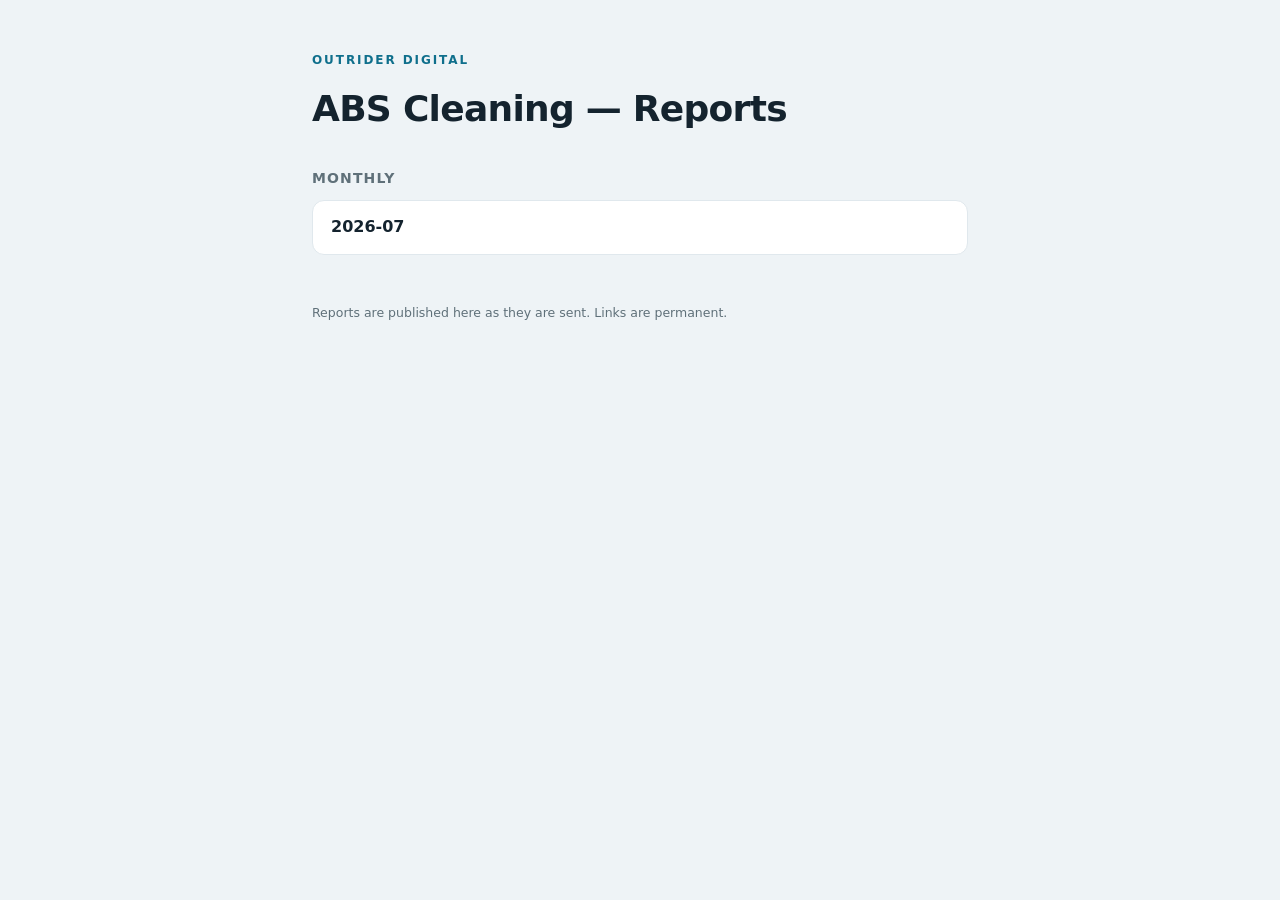
<file: abs-commercial-cleaning/index.html>
<!doctype html>
<html lang="en"><head><meta charset="utf-8">
<meta name="viewport" content="width=device-width,initial-scale=1">
<meta name="robots" content="noindex, nofollow">
<title>ABS Cleaning — Reports</title>
<style>
:root{--bg:#eef3f6;--surface:#fff;--ink:#14232e;--muted:#5f7079;--hair:#e0e8ed;--accent:#0f6f8c}
@media(prefers-color-scheme:dark){:root{--bg:#0c141c;--surface:#152230;--ink:#e9eff3;--muted:#8ea0ac;--hair:#243541;--accent:#3aa7cb}}
*{box-sizing:border-box}
body{margin:0;background:var(--bg);color:var(--ink);font:16px/1.55 ui-sans-serif,system-ui,-apple-system,"Segoe UI",Roboto,Helvetica,Arial,sans-serif}
.wrap{max-width:720px;margin:0 auto;padding:clamp(20px,4vw,52px) clamp(16px,4vw,32px) 72px}
.eyebrow{font-size:12px;letter-spacing:.16em;text-transform:uppercase;color:var(--accent);font-weight:650}
h1{font-size:clamp(26px,5vw,36px);margin:.3em 0 .5em;letter-spacing:-.02em}
h2{font-size:14px;text-transform:uppercase;letter-spacing:.08em;color:var(--muted);margin:32px 0 10px}
ul{list-style:none;margin:0;padding:0}
li{background:var(--surface);border:1px solid var(--hair);border-radius:12px;margin-bottom:8px}
a{display:block;padding:14px 18px;color:var(--ink);text-decoration:none;font-weight:600}
a:hover{color:var(--accent)}
footer{margin-top:48px;color:var(--muted);font-size:12.5px}
</style></head><body><div class="wrap">
<div class="eyebrow">Outrider Digital</div>
<h1>ABS Cleaning — Reports</h1>
<h2>Monthly</h2><ul><li><a href="monthly/2026-07/">2026-07</a></li></ul>
<footer>Reports are published here as they are sent. Links are permanent.</footer>
</div></body></html>
</file>
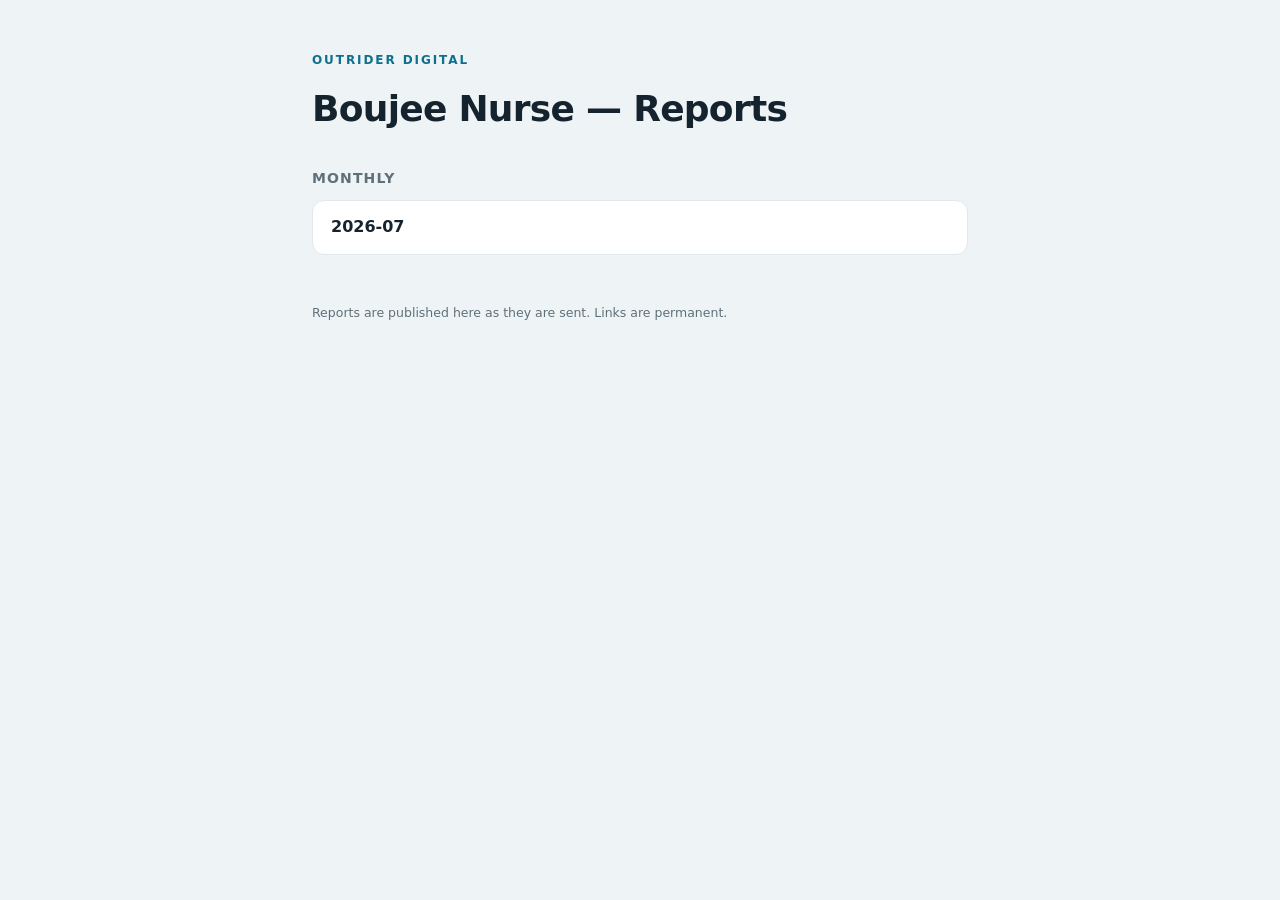
<file: boujee-nurse/index.html>
<!doctype html>
<html lang="en"><head><meta charset="utf-8">
<meta name="viewport" content="width=device-width,initial-scale=1">
<meta name="robots" content="noindex, nofollow">
<title>Boujee Nurse — Reports</title>
<style>
:root{--bg:#eef3f6;--surface:#fff;--ink:#14232e;--muted:#5f7079;--hair:#e0e8ed;--accent:#0f6f8c}
@media(prefers-color-scheme:dark){:root{--bg:#0c141c;--surface:#152230;--ink:#e9eff3;--muted:#8ea0ac;--hair:#243541;--accent:#3aa7cb}}
*{box-sizing:border-box}
body{margin:0;background:var(--bg);color:var(--ink);font:16px/1.55 ui-sans-serif,system-ui,-apple-system,"Segoe UI",Roboto,Helvetica,Arial,sans-serif}
.wrap{max-width:720px;margin:0 auto;padding:clamp(20px,4vw,52px) clamp(16px,4vw,32px) 72px}
.eyebrow{font-size:12px;letter-spacing:.16em;text-transform:uppercase;color:var(--accent);font-weight:650}
h1{font-size:clamp(26px,5vw,36px);margin:.3em 0 .5em;letter-spacing:-.02em}
h2{font-size:14px;text-transform:uppercase;letter-spacing:.08em;color:var(--muted);margin:32px 0 10px}
ul{list-style:none;margin:0;padding:0}
li{background:var(--surface);border:1px solid var(--hair);border-radius:12px;margin-bottom:8px}
a{display:block;padding:14px 18px;color:var(--ink);text-decoration:none;font-weight:600}
a:hover{color:var(--accent)}
footer{margin-top:48px;color:var(--muted);font-size:12.5px}
</style></head><body><div class="wrap">
<div class="eyebrow">Outrider Digital</div>
<h1>Boujee Nurse — Reports</h1>
<h2>Monthly</h2><ul><li><a href="monthly/2026-07/">2026-07</a></li></ul>
<footer>Reports are published here as they are sent. Links are permanent.</footer>
</div></body></html>
</file>
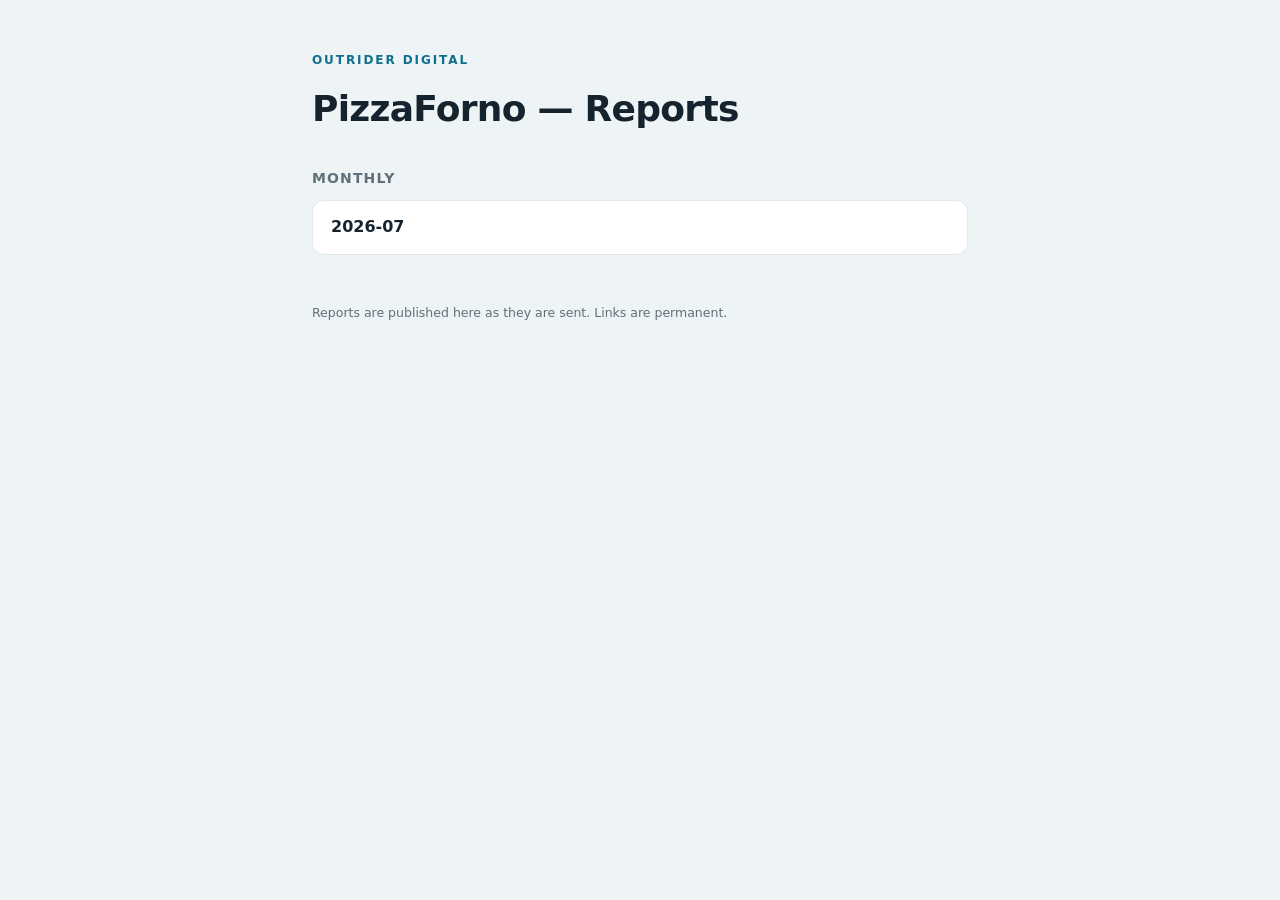
<file: pizzaforno/index.html>
<!doctype html>
<html lang="en"><head><meta charset="utf-8">
<meta name="viewport" content="width=device-width,initial-scale=1">
<meta name="robots" content="noindex, nofollow">
<title>PizzaForno — Reports</title>
<style>
:root{--bg:#eef3f6;--surface:#fff;--ink:#14232e;--muted:#5f7079;--hair:#e0e8ed;--accent:#0f6f8c}
@media(prefers-color-scheme:dark){:root{--bg:#0c141c;--surface:#152230;--ink:#e9eff3;--muted:#8ea0ac;--hair:#243541;--accent:#3aa7cb}}
*{box-sizing:border-box}
body{margin:0;background:var(--bg);color:var(--ink);font:16px/1.55 ui-sans-serif,system-ui,-apple-system,"Segoe UI",Roboto,Helvetica,Arial,sans-serif}
.wrap{max-width:720px;margin:0 auto;padding:clamp(20px,4vw,52px) clamp(16px,4vw,32px) 72px}
.eyebrow{font-size:12px;letter-spacing:.16em;text-transform:uppercase;color:var(--accent);font-weight:650}
h1{font-size:clamp(26px,5vw,36px);margin:.3em 0 .5em;letter-spacing:-.02em}
h2{font-size:14px;text-transform:uppercase;letter-spacing:.08em;color:var(--muted);margin:32px 0 10px}
ul{list-style:none;margin:0;padding:0}
li{background:var(--surface);border:1px solid var(--hair);border-radius:12px;margin-bottom:8px}
a{display:block;padding:14px 18px;color:var(--ink);text-decoration:none;font-weight:600}
a:hover{color:var(--accent)}
footer{margin-top:48px;color:var(--muted);font-size:12.5px}
</style></head><body><div class="wrap">
<div class="eyebrow">Outrider Digital</div>
<h1>PizzaForno — Reports</h1>
<h2>Monthly</h2><ul><li><a href="monthly/2026-07/">2026-07</a></li></ul>
<footer>Reports are published here as they are sent. Links are permanent.</footer>
</div></body></html>
</file>
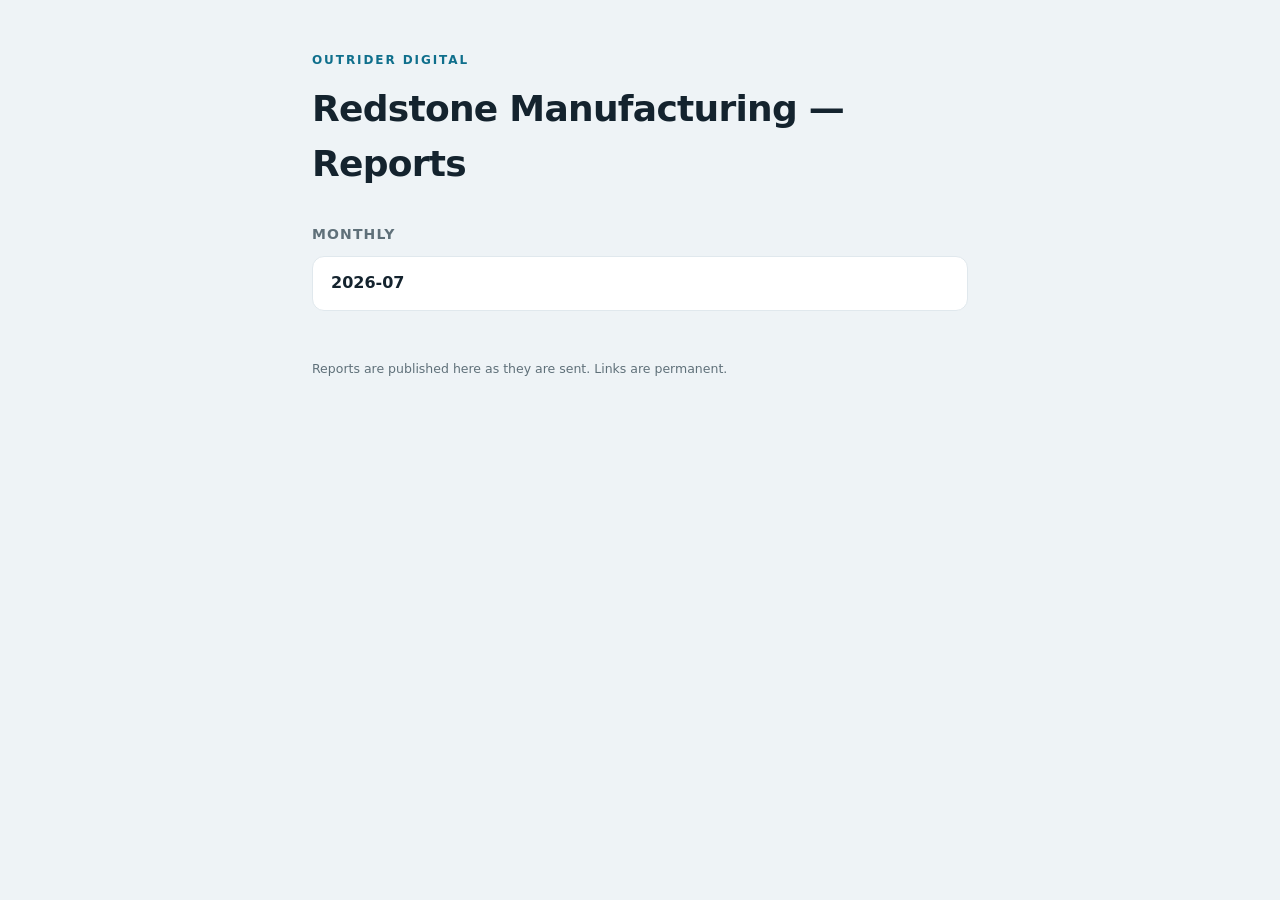
<file: redstone-manufacturing/index.html>
<!doctype html>
<html lang="en"><head><meta charset="utf-8">
<meta name="viewport" content="width=device-width,initial-scale=1">
<meta name="robots" content="noindex, nofollow">
<title>Redstone Manufacturing — Reports</title>
<style>
:root{--bg:#eef3f6;--surface:#fff;--ink:#14232e;--muted:#5f7079;--hair:#e0e8ed;--accent:#0f6f8c}
@media(prefers-color-scheme:dark){:root{--bg:#0c141c;--surface:#152230;--ink:#e9eff3;--muted:#8ea0ac;--hair:#243541;--accent:#3aa7cb}}
*{box-sizing:border-box}
body{margin:0;background:var(--bg);color:var(--ink);font:16px/1.55 ui-sans-serif,system-ui,-apple-system,"Segoe UI",Roboto,Helvetica,Arial,sans-serif}
.wrap{max-width:720px;margin:0 auto;padding:clamp(20px,4vw,52px) clamp(16px,4vw,32px) 72px}
.eyebrow{font-size:12px;letter-spacing:.16em;text-transform:uppercase;color:var(--accent);font-weight:650}
h1{font-size:clamp(26px,5vw,36px);margin:.3em 0 .5em;letter-spacing:-.02em}
h2{font-size:14px;text-transform:uppercase;letter-spacing:.08em;color:var(--muted);margin:32px 0 10px}
ul{list-style:none;margin:0;padding:0}
li{background:var(--surface);border:1px solid var(--hair);border-radius:12px;margin-bottom:8px}
a{display:block;padding:14px 18px;color:var(--ink);text-decoration:none;font-weight:600}
a:hover{color:var(--accent)}
footer{margin-top:48px;color:var(--muted);font-size:12.5px}
</style></head><body><div class="wrap">
<div class="eyebrow">Outrider Digital</div>
<h1>Redstone Manufacturing — Reports</h1>
<h2>Monthly</h2><ul><li><a href="monthly/2026-07/">2026-07</a></li></ul>
<footer>Reports are published here as they are sent. Links are permanent.</footer>
</div></body></html>
</file>
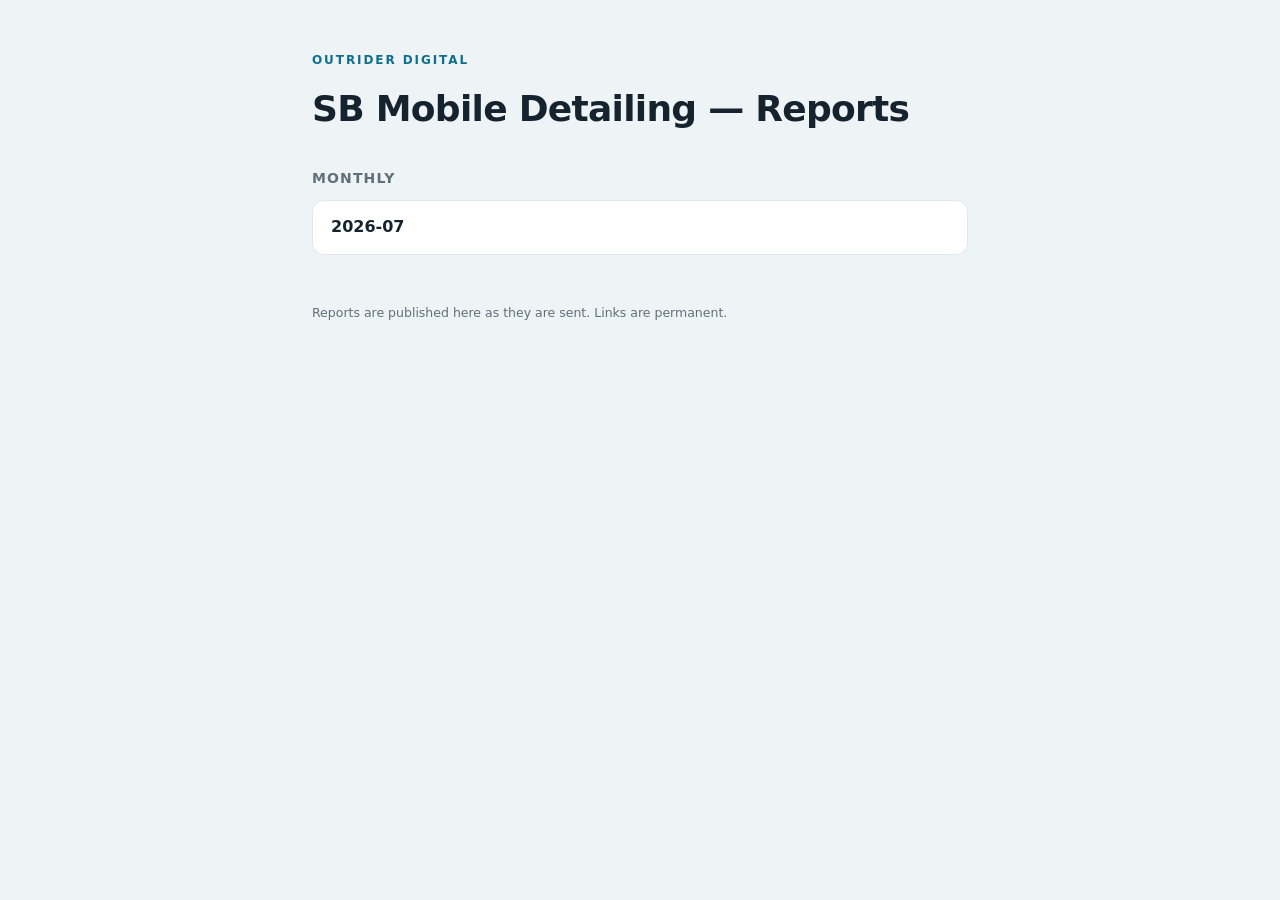
<file: smith-bros-mobile-detailing/index.html>
<!doctype html>
<html lang="en"><head><meta charset="utf-8">
<meta name="viewport" content="width=device-width,initial-scale=1">
<meta name="robots" content="noindex, nofollow">
<title>SB Mobile Detailing — Reports</title>
<style>
:root{--bg:#eef3f6;--surface:#fff;--ink:#14232e;--muted:#5f7079;--hair:#e0e8ed;--accent:#0f6f8c}
@media(prefers-color-scheme:dark){:root{--bg:#0c141c;--surface:#152230;--ink:#e9eff3;--muted:#8ea0ac;--hair:#243541;--accent:#3aa7cb}}
*{box-sizing:border-box}
body{margin:0;background:var(--bg);color:var(--ink);font:16px/1.55 ui-sans-serif,system-ui,-apple-system,"Segoe UI",Roboto,Helvetica,Arial,sans-serif}
.wrap{max-width:720px;margin:0 auto;padding:clamp(20px,4vw,52px) clamp(16px,4vw,32px) 72px}
.eyebrow{font-size:12px;letter-spacing:.16em;text-transform:uppercase;color:var(--accent);font-weight:650}
h1{font-size:clamp(26px,5vw,36px);margin:.3em 0 .5em;letter-spacing:-.02em}
h2{font-size:14px;text-transform:uppercase;letter-spacing:.08em;color:var(--muted);margin:32px 0 10px}
ul{list-style:none;margin:0;padding:0}
li{background:var(--surface);border:1px solid var(--hair);border-radius:12px;margin-bottom:8px}
a{display:block;padding:14px 18px;color:var(--ink);text-decoration:none;font-weight:600}
a:hover{color:var(--accent)}
footer{margin-top:48px;color:var(--muted);font-size:12.5px}
</style></head><body><div class="wrap">
<div class="eyebrow">Outrider Digital</div>
<h1>SB Mobile Detailing — Reports</h1>
<h2>Monthly</h2><ul><li><a href="monthly/2026-07/">2026-07</a></li></ul>
<footer>Reports are published here as they are sent. Links are permanent.</footer>
</div></body></html>
</file>
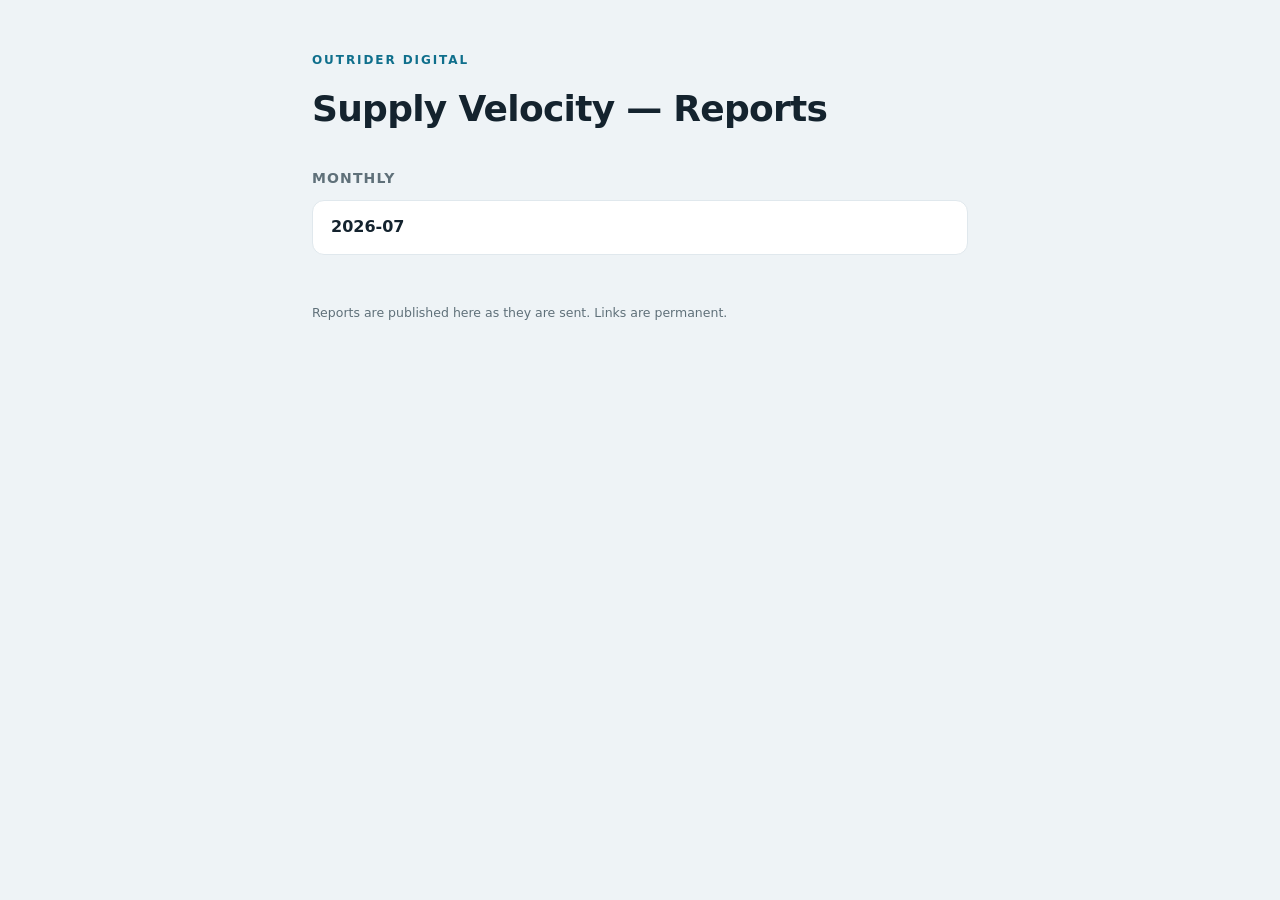
<file: supply-velocity/index.html>
<!doctype html>
<html lang="en"><head><meta charset="utf-8">
<meta name="viewport" content="width=device-width,initial-scale=1">
<meta name="robots" content="noindex, nofollow">
<title>Supply Velocity — Reports</title>
<style>
:root{--bg:#eef3f6;--surface:#fff;--ink:#14232e;--muted:#5f7079;--hair:#e0e8ed;--accent:#0f6f8c}
@media(prefers-color-scheme:dark){:root{--bg:#0c141c;--surface:#152230;--ink:#e9eff3;--muted:#8ea0ac;--hair:#243541;--accent:#3aa7cb}}
*{box-sizing:border-box}
body{margin:0;background:var(--bg);color:var(--ink);font:16px/1.55 ui-sans-serif,system-ui,-apple-system,"Segoe UI",Roboto,Helvetica,Arial,sans-serif}
.wrap{max-width:720px;margin:0 auto;padding:clamp(20px,4vw,52px) clamp(16px,4vw,32px) 72px}
.eyebrow{font-size:12px;letter-spacing:.16em;text-transform:uppercase;color:var(--accent);font-weight:650}
h1{font-size:clamp(26px,5vw,36px);margin:.3em 0 .5em;letter-spacing:-.02em}
h2{font-size:14px;text-transform:uppercase;letter-spacing:.08em;color:var(--muted);margin:32px 0 10px}
ul{list-style:none;margin:0;padding:0}
li{background:var(--surface);border:1px solid var(--hair);border-radius:12px;margin-bottom:8px}
a{display:block;padding:14px 18px;color:var(--ink);text-decoration:none;font-weight:600}
a:hover{color:var(--accent)}
footer{margin-top:48px;color:var(--muted);font-size:12.5px}
</style></head><body><div class="wrap">
<div class="eyebrow">Outrider Digital</div>
<h1>Supply Velocity — Reports</h1>
<h2>Monthly</h2><ul><li><a href="monthly/2026-07/">2026-07</a></li></ul>
<footer>Reports are published here as they are sent. Links are permanent.</footer>
</div></body></html>
</file>
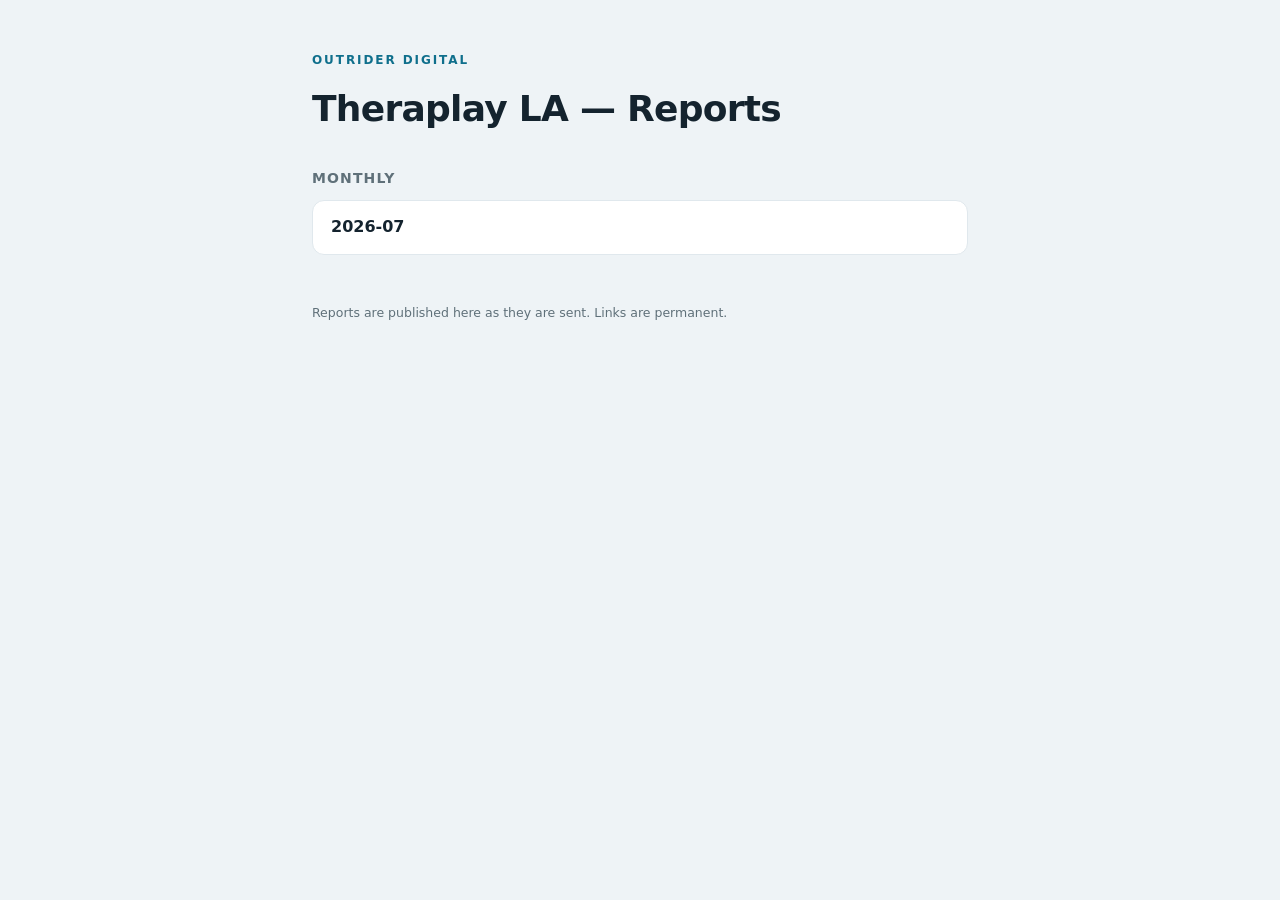
<file: theraplayla/index.html>
<!doctype html>
<html lang="en"><head><meta charset="utf-8">
<meta name="viewport" content="width=device-width,initial-scale=1">
<meta name="robots" content="noindex, nofollow">
<title>Theraplay LA — Reports</title>
<style>
:root{--bg:#eef3f6;--surface:#fff;--ink:#14232e;--muted:#5f7079;--hair:#e0e8ed;--accent:#0f6f8c}
@media(prefers-color-scheme:dark){:root{--bg:#0c141c;--surface:#152230;--ink:#e9eff3;--muted:#8ea0ac;--hair:#243541;--accent:#3aa7cb}}
*{box-sizing:border-box}
body{margin:0;background:var(--bg);color:var(--ink);font:16px/1.55 ui-sans-serif,system-ui,-apple-system,"Segoe UI",Roboto,Helvetica,Arial,sans-serif}
.wrap{max-width:720px;margin:0 auto;padding:clamp(20px,4vw,52px) clamp(16px,4vw,32px) 72px}
.eyebrow{font-size:12px;letter-spacing:.16em;text-transform:uppercase;color:var(--accent);font-weight:650}
h1{font-size:clamp(26px,5vw,36px);margin:.3em 0 .5em;letter-spacing:-.02em}
h2{font-size:14px;text-transform:uppercase;letter-spacing:.08em;color:var(--muted);margin:32px 0 10px}
ul{list-style:none;margin:0;padding:0}
li{background:var(--surface);border:1px solid var(--hair);border-radius:12px;margin-bottom:8px}
a{display:block;padding:14px 18px;color:var(--ink);text-decoration:none;font-weight:600}
a:hover{color:var(--accent)}
footer{margin-top:48px;color:var(--muted);font-size:12.5px}
</style></head><body><div class="wrap">
<div class="eyebrow">Outrider Digital</div>
<h1>Theraplay LA — Reports</h1>
<h2>Monthly</h2><ul><li><a href="monthly/2026-07/">2026-07</a></li></ul>
<footer>Reports are published here as they are sent. Links are permanent.</footer>
</div></body></html>
</file>
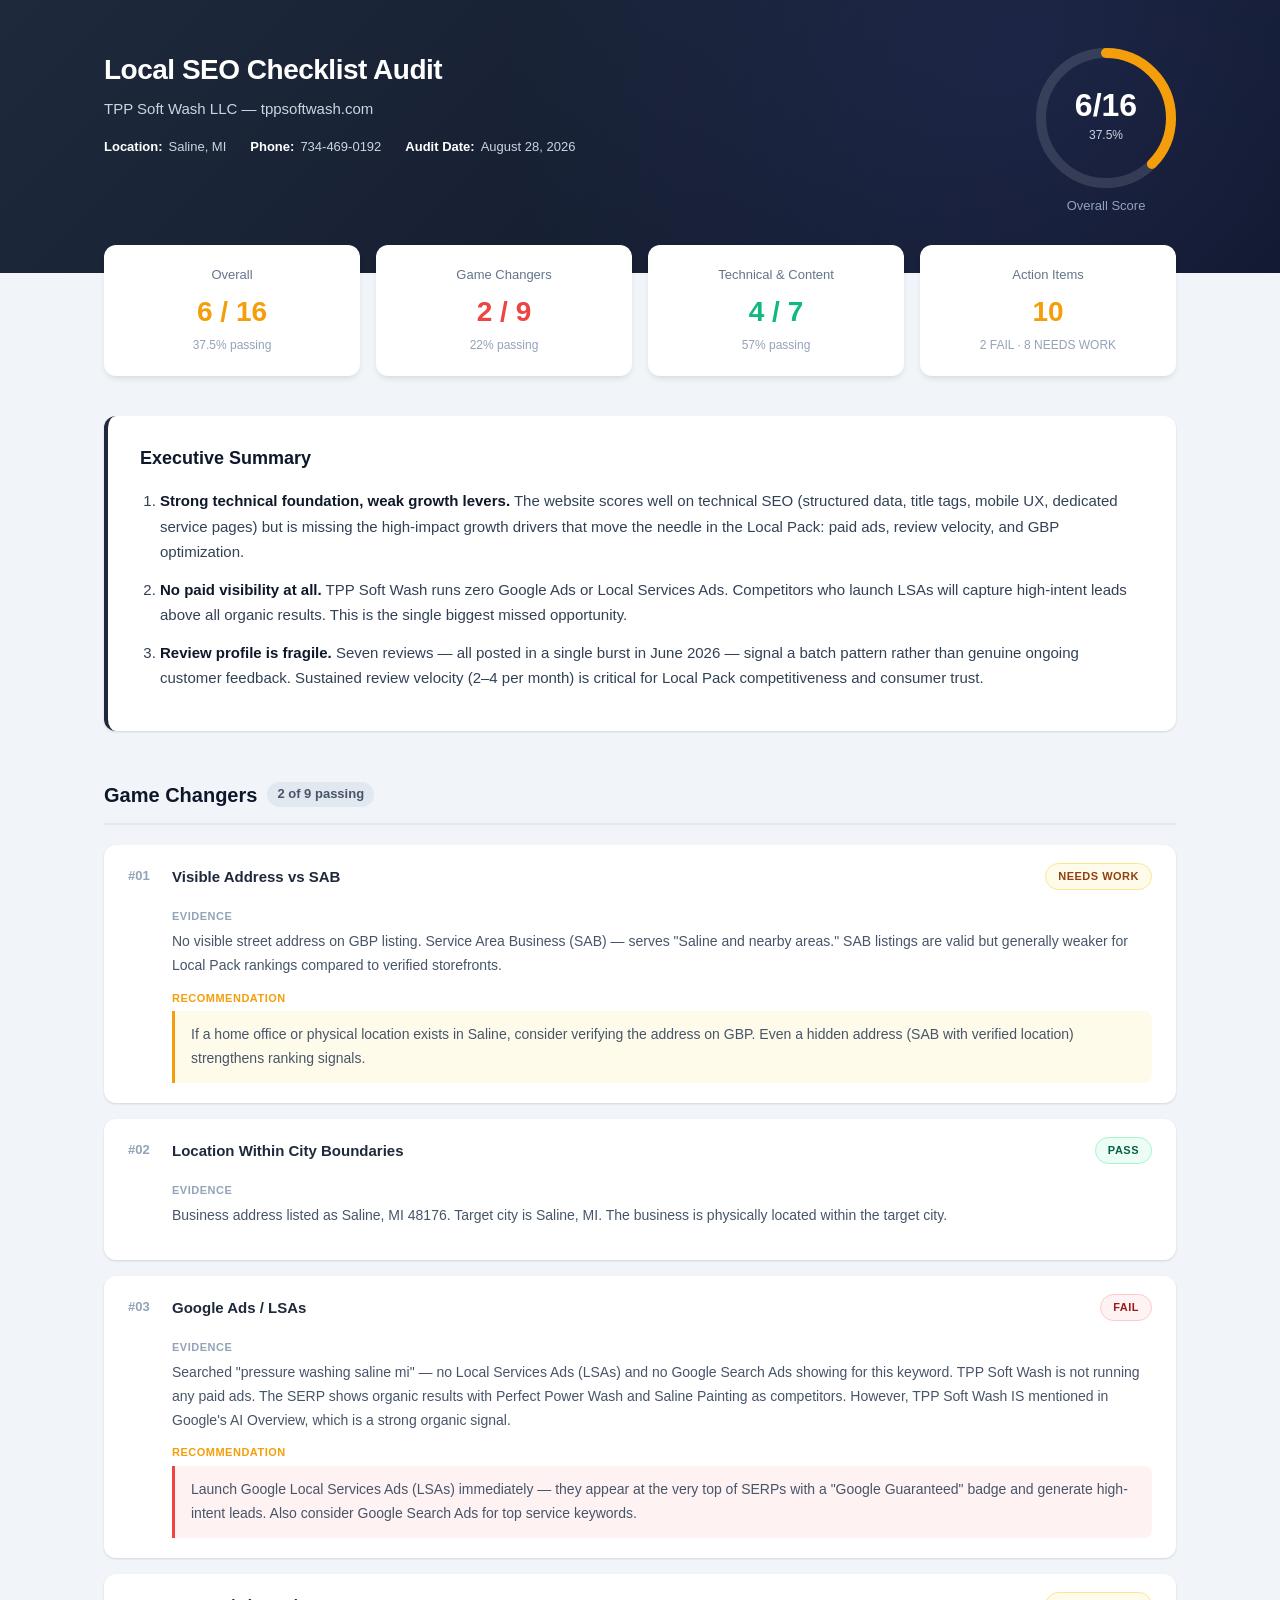
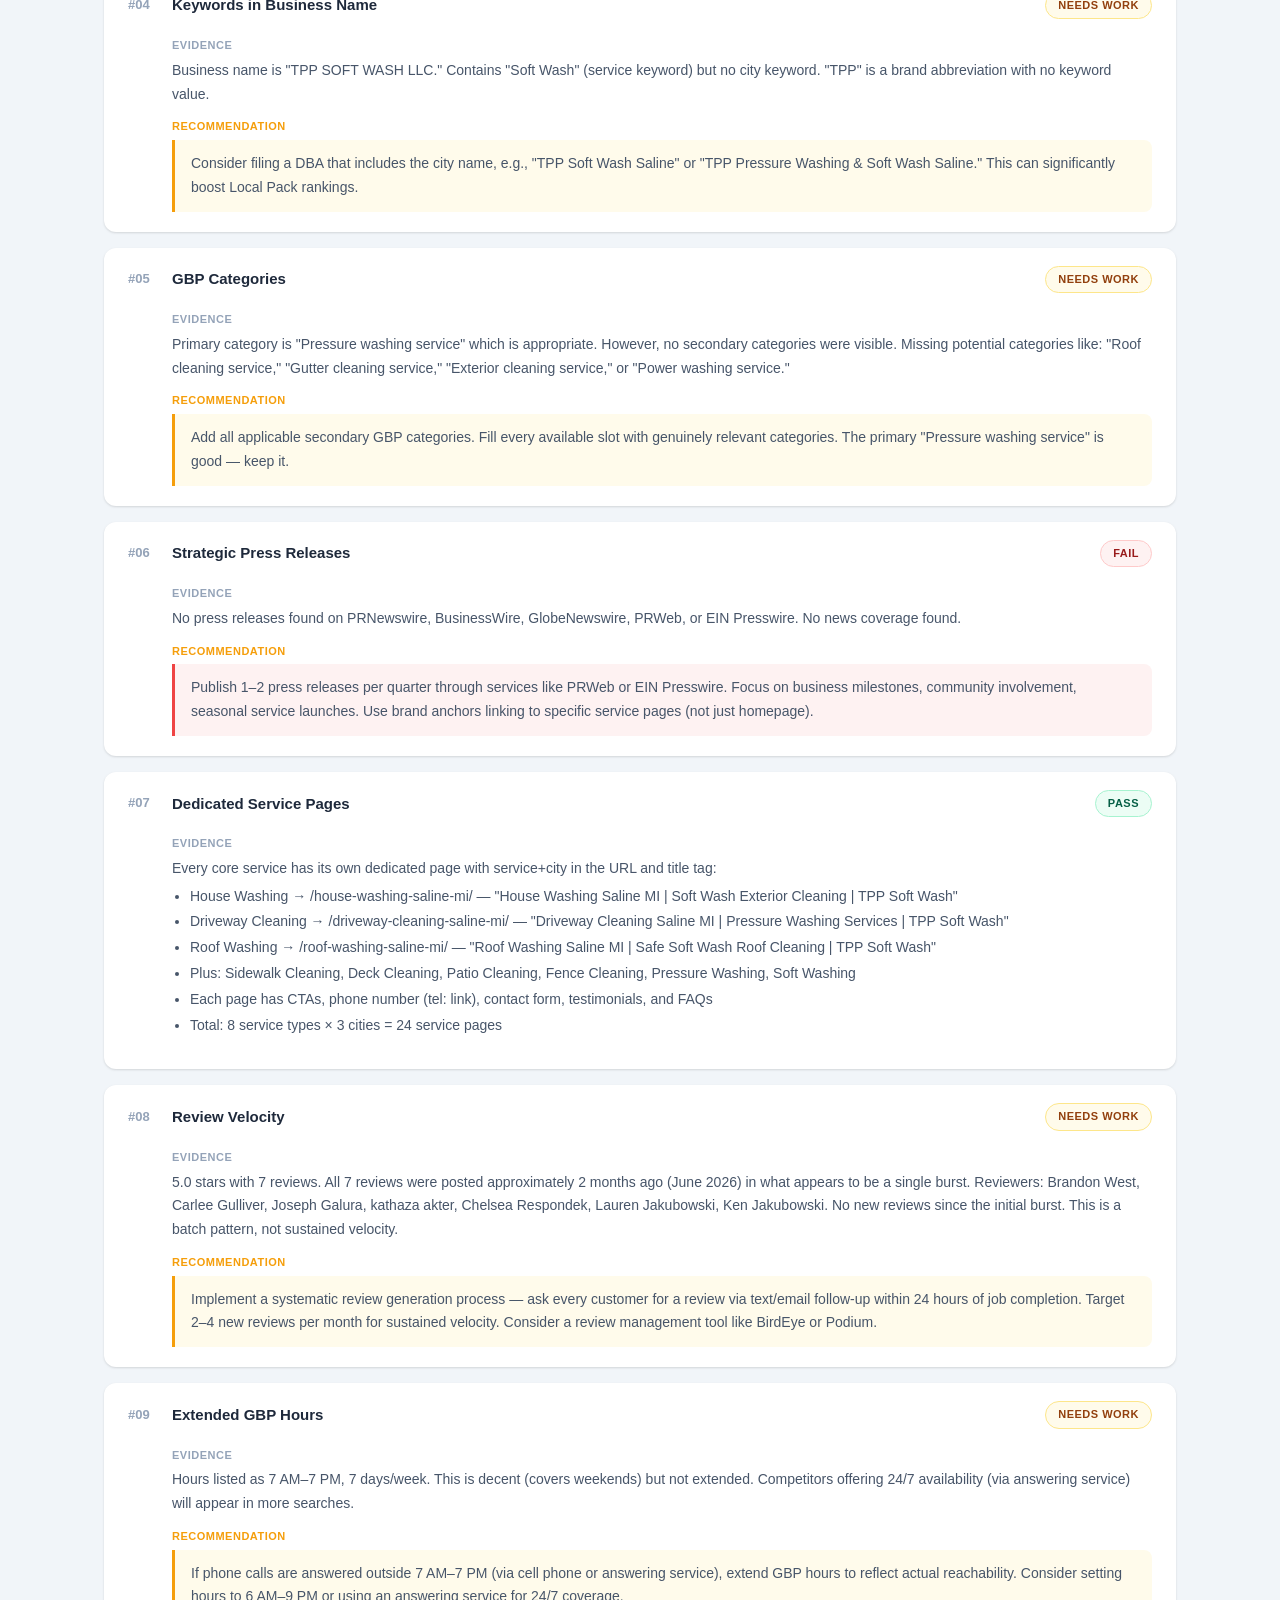
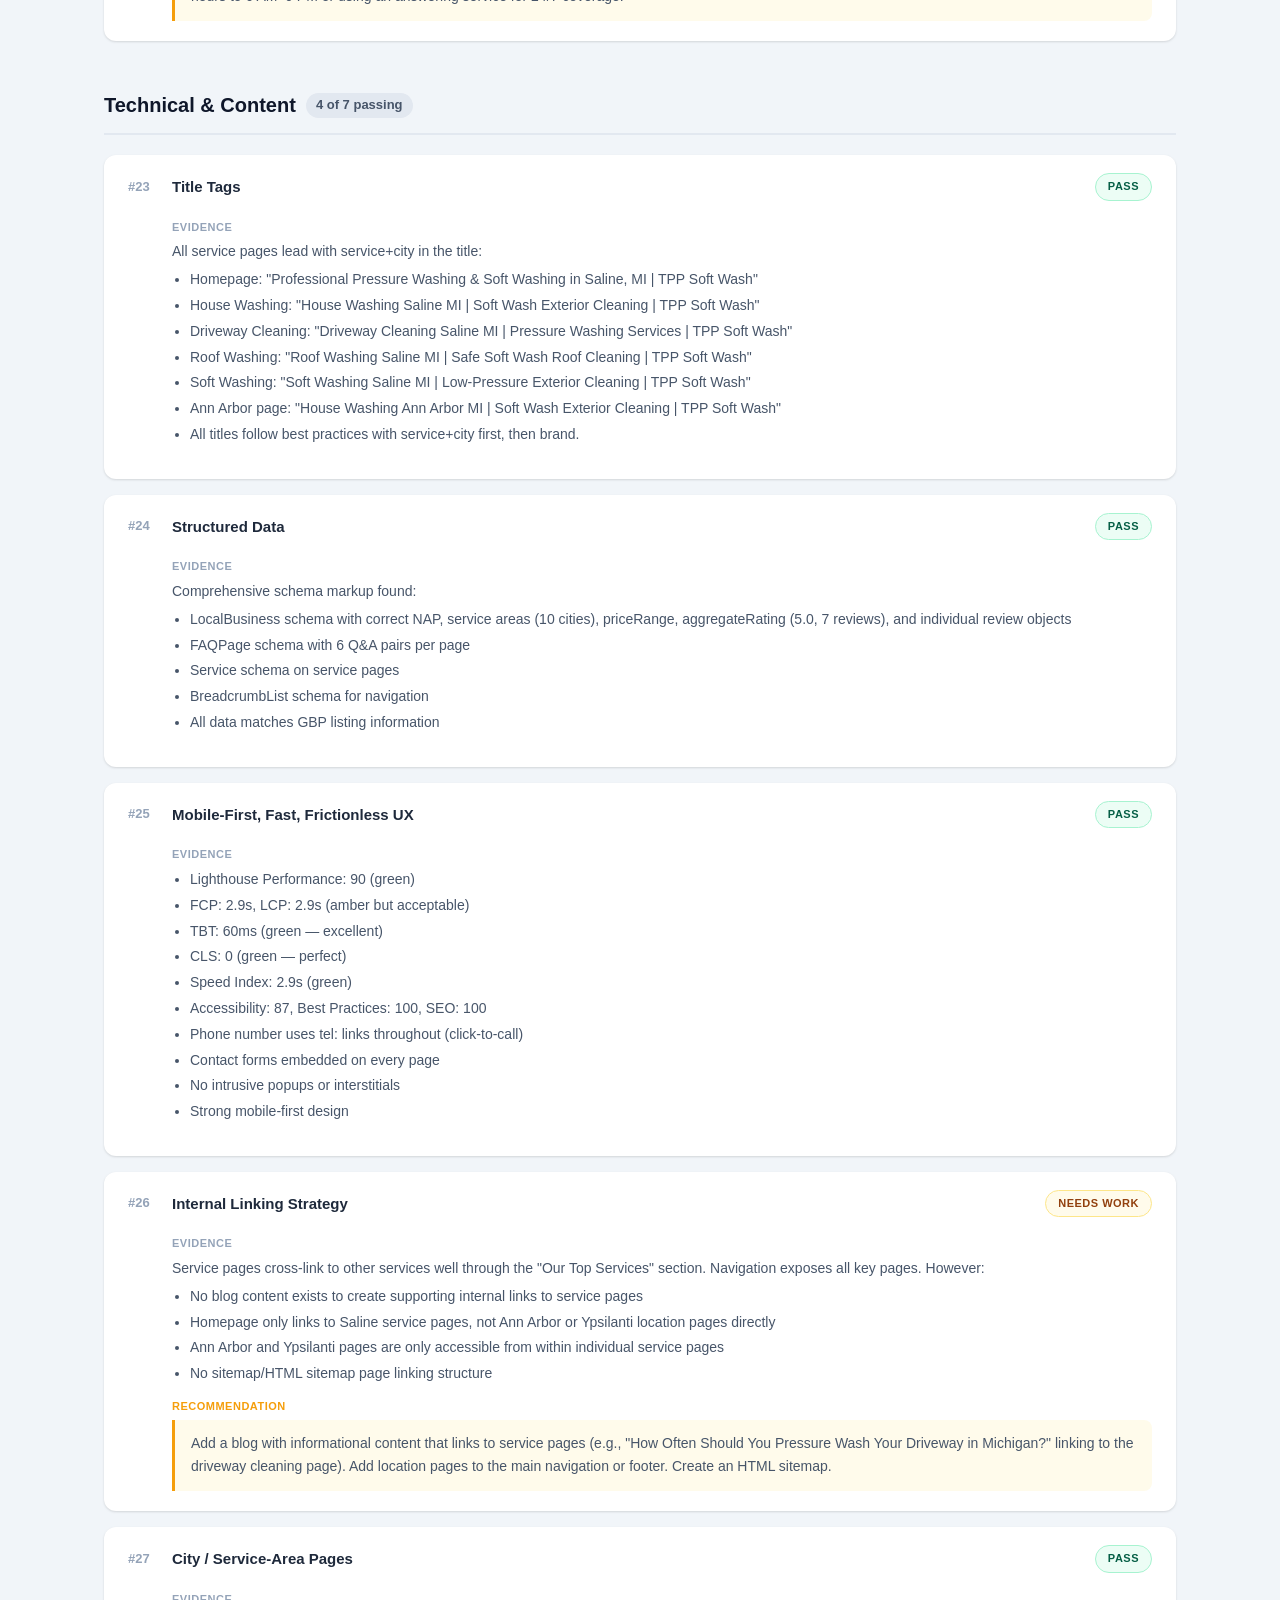
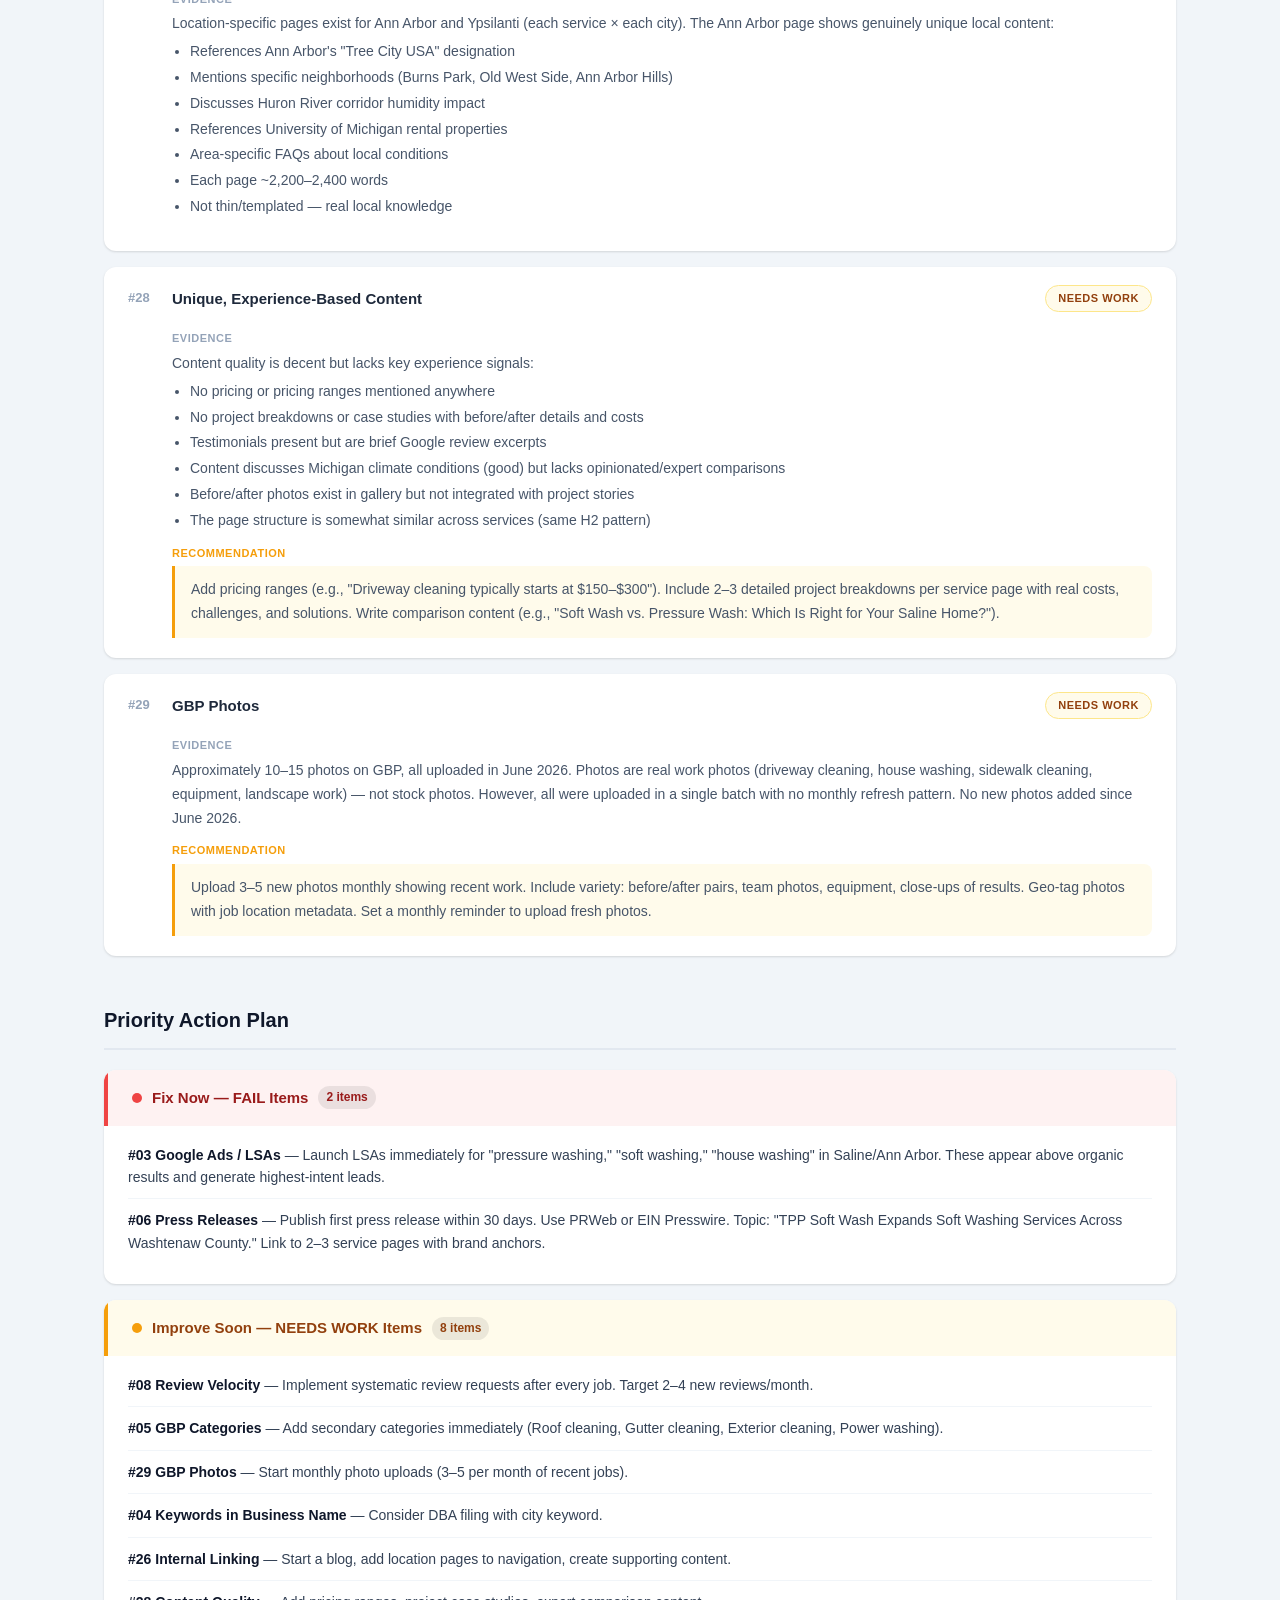
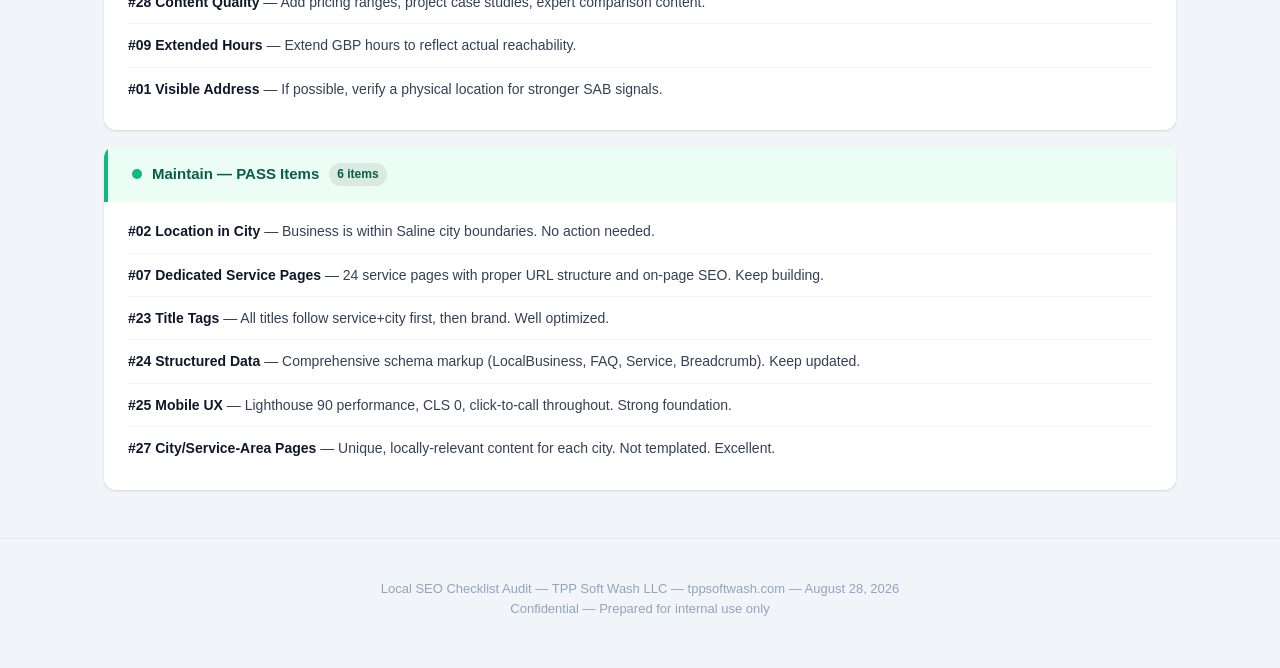
<file: tpp-soft-wash/index.html>
<!DOCTYPE html>
<html lang="en">
<head>
<meta charset="UTF-8">
<meta name="viewport" content="width=device-width, initial-scale=1.0">
<title>Local SEO Audit Report — TPP Soft Wash LLC | tppsoftwash.com</title>
<style>
  :root {
    --pass: #10b981;
    --pass-bg: #ecfdf5;
    --pass-border: #a7f3d0;
    --needs-work: #f59e0b;
    --needs-work-bg: #fffbeb;
    --needs-work-border: #fde68a;
    --fail: #ef4444;
    --fail-bg: #fef2f2;
    --fail-border: #fecaca;
    --navy: #1e293b;
    --navy-light: #334155;
    --slate-50: #f8fafc;
    --slate-100: #f1f5f9;
    --slate-200: #e2e8f0;
    --slate-300: #cbd5e1;
    --slate-400: #94a3b8;
    --slate-500: #64748b;
    --slate-600: #475569;
    --slate-700: #334155;
    --slate-800: #1e293b;
    --slate-900: #0f172a;
    --white: #ffffff;
    --radius: 12px;
    --shadow: 0 1px 3px rgba(0,0,0,0.08), 0 1px 2px rgba(0,0,0,0.06);
    --shadow-md: 0 4px 6px -1px rgba(0,0,0,0.08), 0 2px 4px -2px rgba(0,0,0,0.06);
    --shadow-lg: 0 10px 15px -3px rgba(0,0,0,0.08), 0 4px 6px -4px rgba(0,0,0,0.06);
  }

  * { margin: 0; padding: 0; box-sizing: border-box; }

  body {
    font-family: -apple-system, BlinkMacSystemFont, 'Segoe UI', Roboto, 'Helvetica Neue', Arial, sans-serif;
    background: var(--slate-100);
    color: var(--slate-800);
    line-height: 1.6;
    -webkit-font-smoothing: antialiased;
  }

  /* ── Header ── */
  .header {
    background: linear-gradient(135deg, var(--navy) 0%, var(--slate-900) 100%);
    color: var(--white);
    padding: 48px 0 56px;
    position: relative;
    overflow: hidden;
  }
  .header::after {
    content: '';
    position: absolute;
    top: 0; right: 0; bottom: 0; left: 0;
    background: radial-gradient(circle at 80% 20%, rgba(99,102,241,0.12) 0%, transparent 50%);
    pointer-events: none;
  }
  .header-inner {
    max-width: 1120px;
    margin: 0 auto;
    padding: 0 24px;
    position: relative;
    z-index: 1;
    display: flex;
    justify-content: space-between;
    align-items: flex-start;
    flex-wrap: wrap;
    gap: 32px;
  }
  .header-text h1 {
    font-size: 28px;
    font-weight: 700;
    letter-spacing: -0.5px;
    margin-bottom: 4px;
  }
  .header-text .subtitle {
    font-size: 15px;
    color: var(--slate-300);
    margin-bottom: 16px;
  }
  .header-meta {
    display: flex;
    flex-wrap: wrap;
    gap: 24px;
    font-size: 13px;
    color: var(--slate-300);
  }
  .header-meta span { display: flex; align-items: center; gap: 6px; }
  .header-meta strong { color: var(--white); font-weight: 600; }

  /* ── Score Gauge ── */
  .score-gauge {
    text-align: center;
    flex-shrink: 0;
  }
  .gauge-ring {
    position: relative;
    width: 140px;
    height: 140px;
  }
  .gauge-ring svg { transform: rotate(-90deg); }
  .gauge-ring circle {
    fill: none;
    stroke-width: 10;
    stroke-linecap: round;
  }
  .gauge-bg { stroke: rgba(255,255,255,0.12); }
  .gauge-fill {
    stroke: var(--needs-work);
    stroke-dasharray: 408;
    stroke-dashoffset: calc(408 - 408 * 0.375);
    transition: stroke-dashoffset 1s ease;
  }
  .gauge-label {
    position: absolute;
    top: 50%; left: 50%;
    transform: translate(-50%, -50%);
    text-align: center;
  }
  .gauge-label .big { font-size: 32px; font-weight: 800; display: block; line-height: 1; }
  .gauge-label .small { font-size: 12px; color: var(--slate-300); }
  .score-caption {
    margin-top: 8px;
    font-size: 13px;
    color: var(--slate-400);
  }

  /* ── Container ── */
  .container {
    max-width: 1120px;
    margin: 0 auto;
    padding: 0 24px;
  }

  /* ── Score Summary Bar ── */
  .score-bar {
    display: grid;
    grid-template-columns: repeat(auto-fit, minmax(200px, 1fr));
    gap: 16px;
    margin: -28px 0 40px;
    position: relative;
    z-index: 2;
  }
  .score-card {
    background: var(--white);
    border-radius: var(--radius);
    padding: 20px 24px;
    box-shadow: var(--shadow-md);
    text-align: center;
  }
  .score-card .label { font-size: 13px; color: var(--slate-500); margin-bottom: 4px; }
  .score-card .value { font-size: 28px; font-weight: 800; }
  .score-card .value.amber { color: var(--needs-work); }
  .score-card .value.red { color: var(--fail); }
  .score-card .value.green { color: var(--pass); }
  .score-card .sub { font-size: 12px; color: var(--slate-400); margin-top: 2px; }

  /* ── Section ── */
  .section { margin-bottom: 48px; }
  .section-title {
    font-size: 20px;
    font-weight: 700;
    color: var(--slate-900);
    margin-bottom: 20px;
    padding-bottom: 12px;
    border-bottom: 2px solid var(--slate-200);
    display: flex;
    align-items: center;
    gap: 10px;
  }
  .section-title .count {
    font-size: 13px;
    font-weight: 600;
    background: var(--slate-200);
    color: var(--slate-600);
    padding: 2px 10px;
    border-radius: 99px;
  }

  /* ── Executive Summary ── */
  .exec-summary {
    background: var(--white);
    border-radius: var(--radius);
    padding: 28px 32px;
    box-shadow: var(--shadow);
    margin-bottom: 48px;
    border-left: 4px solid var(--navy);
  }
  .exec-summary h2 {
    font-size: 18px;
    font-weight: 700;
    color: var(--slate-900);
    margin-bottom: 16px;
  }
  .exec-summary ol {
    padding-left: 20px;
  }
  .exec-summary li {
    margin-bottom: 12px;
    font-size: 15px;
    color: var(--slate-700);
    line-height: 1.7;
  }
  .exec-summary li strong { color: var(--slate-900); }

  /* ── Audit Card ── */
  .audit-card {
    background: var(--white);
    border-radius: var(--radius);
    box-shadow: var(--shadow);
    margin-bottom: 16px;
    overflow: hidden;
    transition: box-shadow 0.2s;
  }
  .audit-card:hover { box-shadow: var(--shadow-md); }

  .card-header {
    display: flex;
    align-items: center;
    gap: 12px;
    padding: 18px 24px;
    cursor: default;
  }
  .card-number {
    font-size: 13px;
    font-weight: 700;
    color: var(--slate-400);
    min-width: 32px;
  }
  .card-title {
    font-size: 15px;
    font-weight: 600;
    color: var(--slate-800);
    flex: 1;
  }

  .badge {
    font-size: 11px;
    font-weight: 700;
    text-transform: uppercase;
    letter-spacing: 0.5px;
    padding: 4px 12px;
    border-radius: 99px;
    white-space: nowrap;
  }
  .badge-pass { background: var(--pass-bg); color: #065f46; border: 1px solid var(--pass-border); }
  .badge-needs-work { background: var(--needs-work-bg); color: #92400e; border: 1px solid var(--needs-work-border); }
  .badge-fail { background: var(--fail-bg); color: #991b1b; border: 1px solid var(--fail-border); }

  .card-body {
    padding: 0 24px 20px 68px;
  }
  .evidence, .recommendation {
    font-size: 14px;
    color: var(--slate-600);
    line-height: 1.7;
    margin-bottom: 12px;
  }
  .evidence-label, .rec-label {
    font-size: 11px;
    font-weight: 700;
    text-transform: uppercase;
    letter-spacing: 0.5px;
    margin-bottom: 4px;
  }
  .evidence-label { color: var(--slate-400); }
  .rec-label { color: var(--needs-work); }
  .recommendation {
    background: var(--needs-work-bg);
    border-left: 3px solid var(--needs-work);
    padding: 12px 16px;
    border-radius: 0 8px 8px 0;
    margin-bottom: 0;
  }
  .recommendation.fail-rec {
    background: var(--fail-bg);
    border-left-color: var(--fail);
  }
  .evidence ul {
    padding-left: 18px;
    margin-top: 4px;
  }
  .evidence li { margin-bottom: 2px; }

  /* ── Priority Action Plan ── */
  .priority-group {
    background: var(--white);
    border-radius: var(--radius);
    box-shadow: var(--shadow);
    margin-bottom: 16px;
    overflow: hidden;
  }
  .priority-header {
    padding: 16px 24px;
    font-size: 15px;
    font-weight: 700;
    display: flex;
    align-items: center;
    gap: 10px;
  }
  .priority-header.fix-now { background: var(--fail-bg); color: #991b1b; border-left: 4px solid var(--fail); }
  .priority-header.improve { background: var(--needs-work-bg); color: #92400e; border-left: 4px solid var(--needs-work); }
  .priority-header.maintain { background: var(--pass-bg); color: #065f46; border-left: 4px solid var(--pass); }
  .priority-header .p-count {
    font-size: 12px;
    font-weight: 600;
    background: rgba(0,0,0,0.08);
    padding: 2px 8px;
    border-radius: 99px;
  }
  .priority-list {
    padding: 8px 24px 20px;
    list-style: none;
  }
  .priority-list li {
    padding: 10px 0;
    border-bottom: 1px solid var(--slate-100);
    font-size: 14px;
    color: var(--slate-700);
    line-height: 1.6;
  }
  .priority-list li:last-child { border-bottom: none; }
  .priority-list li strong { color: var(--slate-900); }

  /* ── Status Dot ── */
  .status-dot {
    display: inline-block;
    width: 10px;
    height: 10px;
    border-radius: 50%;
    flex-shrink: 0;
  }
  .dot-pass { background: var(--pass); }
  .dot-needs-work { background: var(--needs-work); }
  .dot-fail { background: var(--fail); }

  /* ── Footer ── */
  .footer {
    text-align: center;
    padding: 40px 24px 48px;
    font-size: 13px;
    color: var(--slate-400);
    border-top: 1px solid var(--slate-200);
    margin-top: 24px;
  }

  /* ── Print ── */
  @media print {
    body { background: white; }
    .header { padding: 24px 0 32px; }
    .audit-card, .priority-group, .exec-summary, .score-card { break-inside: avoid; box-shadow: none; border: 1px solid var(--slate-200); }
    .score-bar { margin-top: 16px; }
  }

  /* ── Responsive ── */
  @media (max-width: 768px) {
    .header-inner { flex-direction: column; align-items: center; text-align: center; }
    .header-meta { justify-content: center; }
    .card-body { padding-left: 24px; }
    .score-bar { grid-template-columns: 1fr; }
  }
</style>
</head>
<body>

<!-- ════════════════════════════ HEADER ════════════════════════════ -->
<header class="header">
  <div class="header-inner">
    <div class="header-text">
      <h1>Local SEO Checklist Audit</h1>
      <div class="subtitle">TPP Soft Wash LLC &mdash; tppsoftwash.com</div>
      <div class="header-meta">
        <span><strong>Location:</strong> Saline, MI</span>
        <span><strong>Phone:</strong> 734-469-0192</span>
        <span><strong>Audit Date:</strong> August 28, 2026</span>
      </div>
    </div>
    <div class="score-gauge">
      <div class="gauge-ring">
        <svg width="140" height="140" viewBox="0 0 140 140">
          <circle class="gauge-bg" cx="70" cy="70" r="65"/>
          <circle class="gauge-fill" cx="70" cy="70" r="65"/>
        </svg>
        <div class="gauge-label">
          <span class="big">6/16</span>
          <span class="small">37.5%</span>
        </div>
      </div>
      <div class="score-caption">Overall Score</div>
    </div>
  </div>
</header>

<!-- ════════════════════════════ SCORE BAR ════════════════════════════ -->
<div class="container">
  <div class="score-bar">
    <div class="score-card">
      <div class="label">Overall</div>
      <div class="value amber">6 / 16</div>
      <div class="sub">37.5% passing</div>
    </div>
    <div class="score-card">
      <div class="label">Game Changers</div>
      <div class="value red">2 / 9</div>
      <div class="sub">22% passing</div>
    </div>
    <div class="score-card">
      <div class="label">Technical &amp; Content</div>
      <div class="value green">4 / 7</div>
      <div class="sub">57% passing</div>
    </div>
    <div class="score-card">
      <div class="label">Action Items</div>
      <div class="value amber">10</div>
      <div class="sub">2 FAIL &middot; 8 NEEDS WORK</div>
    </div>
  </div>

  <!-- ════════════════════════════ EXECUTIVE SUMMARY ════════════════════════════ -->
  <div class="exec-summary">
    <h2>Executive Summary</h2>
    <ol>
      <li><strong>Strong technical foundation, weak growth levers.</strong> The website scores well on technical SEO (structured data, title tags, mobile UX, dedicated service pages) but is missing the high-impact growth drivers that move the needle in the Local Pack: paid ads, review velocity, and GBP optimization.</li>
      <li><strong>No paid visibility at all.</strong> TPP Soft Wash runs zero Google Ads or Local Services Ads. Competitors who launch LSAs will capture high-intent leads above all organic results. This is the single biggest missed opportunity.</li>
      <li><strong>Review profile is fragile.</strong> Seven reviews &mdash; all posted in a single burst in June 2026 &mdash; signal a batch pattern rather than genuine ongoing customer feedback. Sustained review velocity (2&ndash;4 per month) is critical for Local Pack competitiveness and consumer trust.</li>
    </ol>
  </div>

  <!-- ════════════════════════════ GAME CHANGERS ════════════════════════════ -->
  <div class="section">
    <h2 class="section-title">Game Changers <span class="count">2 of 9 passing</span></h2>

    <!-- #01 -->
    <div class="audit-card">
      <div class="card-header">
        <span class="card-number">#01</span>
        <span class="card-title">Visible Address vs SAB</span>
        <span class="badge badge-needs-work">Needs Work</span>
      </div>
      <div class="card-body">
        <div class="evidence-label">Evidence</div>
        <div class="evidence">No visible street address on GBP listing. Service Area Business (SAB) &mdash; serves "Saline and nearby areas." SAB listings are valid but generally weaker for Local Pack rankings compared to verified storefronts.</div>
        <div class="rec-label">Recommendation</div>
        <div class="recommendation">If a home office or physical location exists in Saline, consider verifying the address on GBP. Even a hidden address (SAB with verified location) strengthens ranking signals.</div>
      </div>
    </div>

    <!-- #02 -->
    <div class="audit-card">
      <div class="card-header">
        <span class="card-number">#02</span>
        <span class="card-title">Location Within City Boundaries</span>
        <span class="badge badge-pass">Pass</span>
      </div>
      <div class="card-body">
        <div class="evidence-label">Evidence</div>
        <div class="evidence">Business address listed as Saline, MI 48176. Target city is Saline, MI. The business is physically located within the target city.</div>
      </div>
    </div>

    <!-- #03 -->
    <div class="audit-card">
      <div class="card-header">
        <span class="card-number">#03</span>
        <span class="card-title">Google Ads / LSAs</span>
        <span class="badge badge-fail">Fail</span>
      </div>
      <div class="card-body">
        <div class="evidence-label">Evidence</div>
        <div class="evidence">Searched "pressure washing saline mi" &mdash; no Local Services Ads (LSAs) and no Google Search Ads showing for this keyword. TPP Soft Wash is not running any paid ads. The SERP shows organic results with Perfect Power Wash and Saline Painting as competitors. However, TPP Soft Wash IS mentioned in Google's AI Overview, which is a strong organic signal.</div>
        <div class="rec-label">Recommendation</div>
        <div class="recommendation fail-rec">Launch Google Local Services Ads (LSAs) immediately &mdash; they appear at the very top of SERPs with a "Google Guaranteed" badge and generate high-intent leads. Also consider Google Search Ads for top service keywords.</div>
      </div>
    </div>

    <!-- #04 -->
    <div class="audit-card">
      <div class="card-header">
        <span class="card-number">#04</span>
        <span class="card-title">Keywords in Business Name</span>
        <span class="badge badge-needs-work">Needs Work</span>
      </div>
      <div class="card-body">
        <div class="evidence-label">Evidence</div>
        <div class="evidence">Business name is "TPP SOFT WASH LLC." Contains "Soft Wash" (service keyword) but no city keyword. "TPP" is a brand abbreviation with no keyword value.</div>
        <div class="rec-label">Recommendation</div>
        <div class="recommendation">Consider filing a DBA that includes the city name, e.g., "TPP Soft Wash Saline" or "TPP Pressure Washing &amp; Soft Wash Saline." This can significantly boost Local Pack rankings.</div>
      </div>
    </div>

    <!-- #05 -->
    <div class="audit-card">
      <div class="card-header">
        <span class="card-number">#05</span>
        <span class="card-title">GBP Categories</span>
        <span class="badge badge-needs-work">Needs Work</span>
      </div>
      <div class="card-body">
        <div class="evidence-label">Evidence</div>
        <div class="evidence">Primary category is "Pressure washing service" which is appropriate. However, no secondary categories were visible. Missing potential categories like: "Roof cleaning service," "Gutter cleaning service," "Exterior cleaning service," or "Power washing service."</div>
        <div class="rec-label">Recommendation</div>
        <div class="recommendation">Add all applicable secondary GBP categories. Fill every available slot with genuinely relevant categories. The primary "Pressure washing service" is good &mdash; keep it.</div>
      </div>
    </div>

    <!-- #06 -->
    <div class="audit-card">
      <div class="card-header">
        <span class="card-number">#06</span>
        <span class="card-title">Strategic Press Releases</span>
        <span class="badge badge-fail">Fail</span>
      </div>
      <div class="card-body">
        <div class="evidence-label">Evidence</div>
        <div class="evidence">No press releases found on PRNewswire, BusinessWire, GlobeNewswire, PRWeb, or EIN Presswire. No news coverage found.</div>
        <div class="rec-label">Recommendation</div>
        <div class="recommendation fail-rec">Publish 1&ndash;2 press releases per quarter through services like PRWeb or EIN Presswire. Focus on business milestones, community involvement, seasonal service launches. Use brand anchors linking to specific service pages (not just homepage).</div>
      </div>
    </div>

    <!-- #07 -->
    <div class="audit-card">
      <div class="card-header">
        <span class="card-number">#07</span>
        <span class="card-title">Dedicated Service Pages</span>
        <span class="badge badge-pass">Pass</span>
      </div>
      <div class="card-body">
        <div class="evidence-label">Evidence</div>
        <div class="evidence">
          Every core service has its own dedicated page with service+city in the URL and title tag:
          <ul>
            <li>House Washing &rarr; /house-washing-saline-mi/ &mdash; "House Washing Saline MI | Soft Wash Exterior Cleaning | TPP Soft Wash"</li>
            <li>Driveway Cleaning &rarr; /driveway-cleaning-saline-mi/ &mdash; "Driveway Cleaning Saline MI | Pressure Washing Services | TPP Soft Wash"</li>
            <li>Roof Washing &rarr; /roof-washing-saline-mi/ &mdash; "Roof Washing Saline MI | Safe Soft Wash Roof Cleaning | TPP Soft Wash"</li>
            <li>Plus: Sidewalk Cleaning, Deck Cleaning, Patio Cleaning, Fence Cleaning, Pressure Washing, Soft Washing</li>
            <li>Each page has CTAs, phone number (tel: link), contact form, testimonials, and FAQs</li>
            <li>Total: 8 service types &times; 3 cities = 24 service pages</li>
          </ul>
        </div>
      </div>
    </div>

    <!-- #08 -->
    <div class="audit-card">
      <div class="card-header">
        <span class="card-number">#08</span>
        <span class="card-title">Review Velocity</span>
        <span class="badge badge-needs-work">Needs Work</span>
      </div>
      <div class="card-body">
        <div class="evidence-label">Evidence</div>
        <div class="evidence">5.0 stars with 7 reviews. All 7 reviews were posted approximately 2 months ago (June 2026) in what appears to be a single burst. Reviewers: Brandon West, Carlee Gulliver, Joseph Galura, kathaza akter, Chelsea Respondek, Lauren Jakubowski, Ken Jakubowski. No new reviews since the initial burst. This is a batch pattern, not sustained velocity.</div>
        <div class="rec-label">Recommendation</div>
        <div class="recommendation">Implement a systematic review generation process &mdash; ask every customer for a review via text/email follow-up within 24 hours of job completion. Target 2&ndash;4 new reviews per month for sustained velocity. Consider a review management tool like BirdEye or Podium.</div>
      </div>
    </div>

    <!-- #09 -->
    <div class="audit-card">
      <div class="card-header">
        <span class="card-number">#09</span>
        <span class="card-title">Extended GBP Hours</span>
        <span class="badge badge-needs-work">Needs Work</span>
      </div>
      <div class="card-body">
        <div class="evidence-label">Evidence</div>
        <div class="evidence">Hours listed as 7 AM&ndash;7 PM, 7 days/week. This is decent (covers weekends) but not extended. Competitors offering 24/7 availability (via answering service) will appear in more searches.</div>
        <div class="rec-label">Recommendation</div>
        <div class="recommendation">If phone calls are answered outside 7 AM&ndash;7 PM (via cell phone or answering service), extend GBP hours to reflect actual reachability. Consider setting hours to 6 AM&ndash;9 PM or using an answering service for 24/7 coverage.</div>
      </div>
    </div>
  </div>

  <!-- ════════════════════════════ TECHNICAL & CONTENT ════════════════════════════ -->
  <div class="section">
    <h2 class="section-title">Technical &amp; Content <span class="count">4 of 7 passing</span></h2>

    <!-- #23 -->
    <div class="audit-card">
      <div class="card-header">
        <span class="card-number">#23</span>
        <span class="card-title">Title Tags</span>
        <span class="badge badge-pass">Pass</span>
      </div>
      <div class="card-body">
        <div class="evidence-label">Evidence</div>
        <div class="evidence">
          All service pages lead with service+city in the title:
          <ul>
            <li>Homepage: "Professional Pressure Washing &amp; Soft Washing in Saline, MI | TPP Soft Wash"</li>
            <li>House Washing: "House Washing Saline MI | Soft Wash Exterior Cleaning | TPP Soft Wash"</li>
            <li>Driveway Cleaning: "Driveway Cleaning Saline MI | Pressure Washing Services | TPP Soft Wash"</li>
            <li>Roof Washing: "Roof Washing Saline MI | Safe Soft Wash Roof Cleaning | TPP Soft Wash"</li>
            <li>Soft Washing: "Soft Washing Saline MI | Low-Pressure Exterior Cleaning | TPP Soft Wash"</li>
            <li>Ann Arbor page: "House Washing Ann Arbor MI | Soft Wash Exterior Cleaning | TPP Soft Wash"</li>
            <li>All titles follow best practices with service+city first, then brand.</li>
          </ul>
        </div>
      </div>
    </div>

    <!-- #24 -->
    <div class="audit-card">
      <div class="card-header">
        <span class="card-number">#24</span>
        <span class="card-title">Structured Data</span>
        <span class="badge badge-pass">Pass</span>
      </div>
      <div class="card-body">
        <div class="evidence-label">Evidence</div>
        <div class="evidence">
          Comprehensive schema markup found:
          <ul>
            <li>LocalBusiness schema with correct NAP, service areas (10 cities), priceRange, aggregateRating (5.0, 7 reviews), and individual review objects</li>
            <li>FAQPage schema with 6 Q&amp;A pairs per page</li>
            <li>Service schema on service pages</li>
            <li>BreadcrumbList schema for navigation</li>
            <li>All data matches GBP listing information</li>
          </ul>
        </div>
      </div>
    </div>

    <!-- #25 -->
    <div class="audit-card">
      <div class="card-header">
        <span class="card-number">#25</span>
        <span class="card-title">Mobile-First, Fast, Frictionless UX</span>
        <span class="badge badge-pass">Pass</span>
      </div>
      <div class="card-body">
        <div class="evidence-label">Evidence</div>
        <div class="evidence">
          <ul>
            <li>Lighthouse Performance: 90 (green)</li>
            <li>FCP: 2.9s, LCP: 2.9s (amber but acceptable)</li>
            <li>TBT: 60ms (green &mdash; excellent)</li>
            <li>CLS: 0 (green &mdash; perfect)</li>
            <li>Speed Index: 2.9s (green)</li>
            <li>Accessibility: 87, Best Practices: 100, SEO: 100</li>
            <li>Phone number uses tel: links throughout (click-to-call)</li>
            <li>Contact forms embedded on every page</li>
            <li>No intrusive popups or interstitials</li>
            <li>Strong mobile-first design</li>
          </ul>
        </div>
      </div>
    </div>

    <!-- #26 -->
    <div class="audit-card">
      <div class="card-header">
        <span class="card-number">#26</span>
        <span class="card-title">Internal Linking Strategy</span>
        <span class="badge badge-needs-work">Needs Work</span>
      </div>
      <div class="card-body">
        <div class="evidence-label">Evidence</div>
        <div class="evidence">
          Service pages cross-link to other services well through the "Our Top Services" section. Navigation exposes all key pages. However:
          <ul>
            <li>No blog content exists to create supporting internal links to service pages</li>
            <li>Homepage only links to Saline service pages, not Ann Arbor or Ypsilanti location pages directly</li>
            <li>Ann Arbor and Ypsilanti pages are only accessible from within individual service pages</li>
            <li>No sitemap/HTML sitemap page linking structure</li>
          </ul>
        </div>
        <div class="rec-label">Recommendation</div>
        <div class="recommendation">Add a blog with informational content that links to service pages (e.g., "How Often Should You Pressure Wash Your Driveway in Michigan?" linking to the driveway cleaning page). Add location pages to the main navigation or footer. Create an HTML sitemap.</div>
      </div>
    </div>

    <!-- #27 -->
    <div class="audit-card">
      <div class="card-header">
        <span class="card-number">#27</span>
        <span class="card-title">City / Service-Area Pages</span>
        <span class="badge badge-pass">Pass</span>
      </div>
      <div class="card-body">
        <div class="evidence-label">Evidence</div>
        <div class="evidence">
          Location-specific pages exist for Ann Arbor and Ypsilanti (each service &times; each city). The Ann Arbor page shows genuinely unique local content:
          <ul>
            <li>References Ann Arbor's "Tree City USA" designation</li>
            <li>Mentions specific neighborhoods (Burns Park, Old West Side, Ann Arbor Hills)</li>
            <li>Discusses Huron River corridor humidity impact</li>
            <li>References University of Michigan rental properties</li>
            <li>Area-specific FAQs about local conditions</li>
            <li>Each page ~2,200&ndash;2,400 words</li>
            <li>Not thin/templated &mdash; real local knowledge</li>
          </ul>
        </div>
      </div>
    </div>

    <!-- #28 -->
    <div class="audit-card">
      <div class="card-header">
        <span class="card-number">#28</span>
        <span class="card-title">Unique, Experience-Based Content</span>
        <span class="badge badge-needs-work">Needs Work</span>
      </div>
      <div class="card-body">
        <div class="evidence-label">Evidence</div>
        <div class="evidence">
          Content quality is decent but lacks key experience signals:
          <ul>
            <li>No pricing or pricing ranges mentioned anywhere</li>
            <li>No project breakdowns or case studies with before/after details and costs</li>
            <li>Testimonials present but are brief Google review excerpts</li>
            <li>Content discusses Michigan climate conditions (good) but lacks opinionated/expert comparisons</li>
            <li>Before/after photos exist in gallery but not integrated with project stories</li>
            <li>The page structure is somewhat similar across services (same H2 pattern)</li>
          </ul>
        </div>
        <div class="rec-label">Recommendation</div>
        <div class="recommendation">Add pricing ranges (e.g., "Driveway cleaning typically starts at $150&ndash;$300"). Include 2&ndash;3 detailed project breakdowns per service page with real costs, challenges, and solutions. Write comparison content (e.g., "Soft Wash vs. Pressure Wash: Which Is Right for Your Saline Home?").</div>
      </div>
    </div>

    <!-- #29 -->
    <div class="audit-card">
      <div class="card-header">
        <span class="card-number">#29</span>
        <span class="card-title">GBP Photos</span>
        <span class="badge badge-needs-work">Needs Work</span>
      </div>
      <div class="card-body">
        <div class="evidence-label">Evidence</div>
        <div class="evidence">Approximately 10&ndash;15 photos on GBP, all uploaded in June 2026. Photos are real work photos (driveway cleaning, house washing, sidewalk cleaning, equipment, landscape work) &mdash; not stock photos. However, all were uploaded in a single batch with no monthly refresh pattern. No new photos added since June 2026.</div>
        <div class="rec-label">Recommendation</div>
        <div class="recommendation">Upload 3&ndash;5 new photos monthly showing recent work. Include variety: before/after pairs, team photos, equipment, close-ups of results. Geo-tag photos with job location metadata. Set a monthly reminder to upload fresh photos.</div>
      </div>
    </div>
  </div>

  <!-- ════════════════════════════ PRIORITY ACTION PLAN ════════════════════════════ -->
  <div class="section">
    <h2 class="section-title">Priority Action Plan</h2>

    <!-- Fix Now -->
    <div class="priority-group">
      <div class="priority-header fix-now">
        <span class="status-dot dot-fail"></span>
        Fix Now &mdash; FAIL Items
        <span class="p-count">2 items</span>
      </div>
      <ol class="priority-list">
        <li><strong>#03 Google Ads / LSAs</strong> &mdash; Launch LSAs immediately for "pressure washing," "soft washing," "house washing" in Saline/Ann Arbor. These appear above organic results and generate highest-intent leads.</li>
        <li><strong>#06 Press Releases</strong> &mdash; Publish first press release within 30 days. Use PRWeb or EIN Presswire. Topic: "TPP Soft Wash Expands Soft Washing Services Across Washtenaw County." Link to 2&ndash;3 service pages with brand anchors.</li>
      </ol>
    </div>

    <!-- Improve Soon -->
    <div class="priority-group">
      <div class="priority-header improve">
        <span class="status-dot dot-needs-work"></span>
        Improve Soon &mdash; NEEDS WORK Items
        <span class="p-count">8 items</span>
      </div>
      <ol class="priority-list">
        <li><strong>#08 Review Velocity</strong> &mdash; Implement systematic review requests after every job. Target 2&ndash;4 new reviews/month.</li>
        <li><strong>#05 GBP Categories</strong> &mdash; Add secondary categories immediately (Roof cleaning, Gutter cleaning, Exterior cleaning, Power washing).</li>
        <li><strong>#29 GBP Photos</strong> &mdash; Start monthly photo uploads (3&ndash;5 per month of recent jobs).</li>
        <li><strong>#04 Keywords in Business Name</strong> &mdash; Consider DBA filing with city keyword.</li>
        <li><strong>#26 Internal Linking</strong> &mdash; Start a blog, add location pages to navigation, create supporting content.</li>
        <li><strong>#28 Content Quality</strong> &mdash; Add pricing ranges, project case studies, expert comparison content.</li>
        <li><strong>#09 Extended Hours</strong> &mdash; Extend GBP hours to reflect actual reachability.</li>
        <li><strong>#01 Visible Address</strong> &mdash; If possible, verify a physical location for stronger SAB signals.</li>
      </ol>
    </div>

    <!-- Maintain -->
    <div class="priority-group">
      <div class="priority-header maintain">
        <span class="status-dot dot-pass"></span>
        Maintain &mdash; PASS Items
        <span class="p-count">6 items</span>
      </div>
      <ul class="priority-list">
        <li><strong>#02 Location in City</strong> &mdash; Business is within Saline city boundaries. No action needed.</li>
        <li><strong>#07 Dedicated Service Pages</strong> &mdash; 24 service pages with proper URL structure and on-page SEO. Keep building.</li>
        <li><strong>#23 Title Tags</strong> &mdash; All titles follow service+city first, then brand. Well optimized.</li>
        <li><strong>#24 Structured Data</strong> &mdash; Comprehensive schema markup (LocalBusiness, FAQ, Service, Breadcrumb). Keep updated.</li>
        <li><strong>#25 Mobile UX</strong> &mdash; Lighthouse 90 performance, CLS 0, click-to-call throughout. Strong foundation.</li>
        <li><strong>#27 City/Service-Area Pages</strong> &mdash; Unique, locally-relevant content for each city. Not templated. Excellent.</li>
      </ul>
    </div>
  </div>

</div>

<!-- ════════════════════════════ FOOTER ════════════════════════════ -->
<div class="footer">
  Local SEO Checklist Audit &mdash; TPP Soft Wash LLC &mdash; tppsoftwash.com &mdash; August 28, 2026<br>
  Confidential &mdash; Prepared for internal use only
</div>

</body>
</html>
</file>
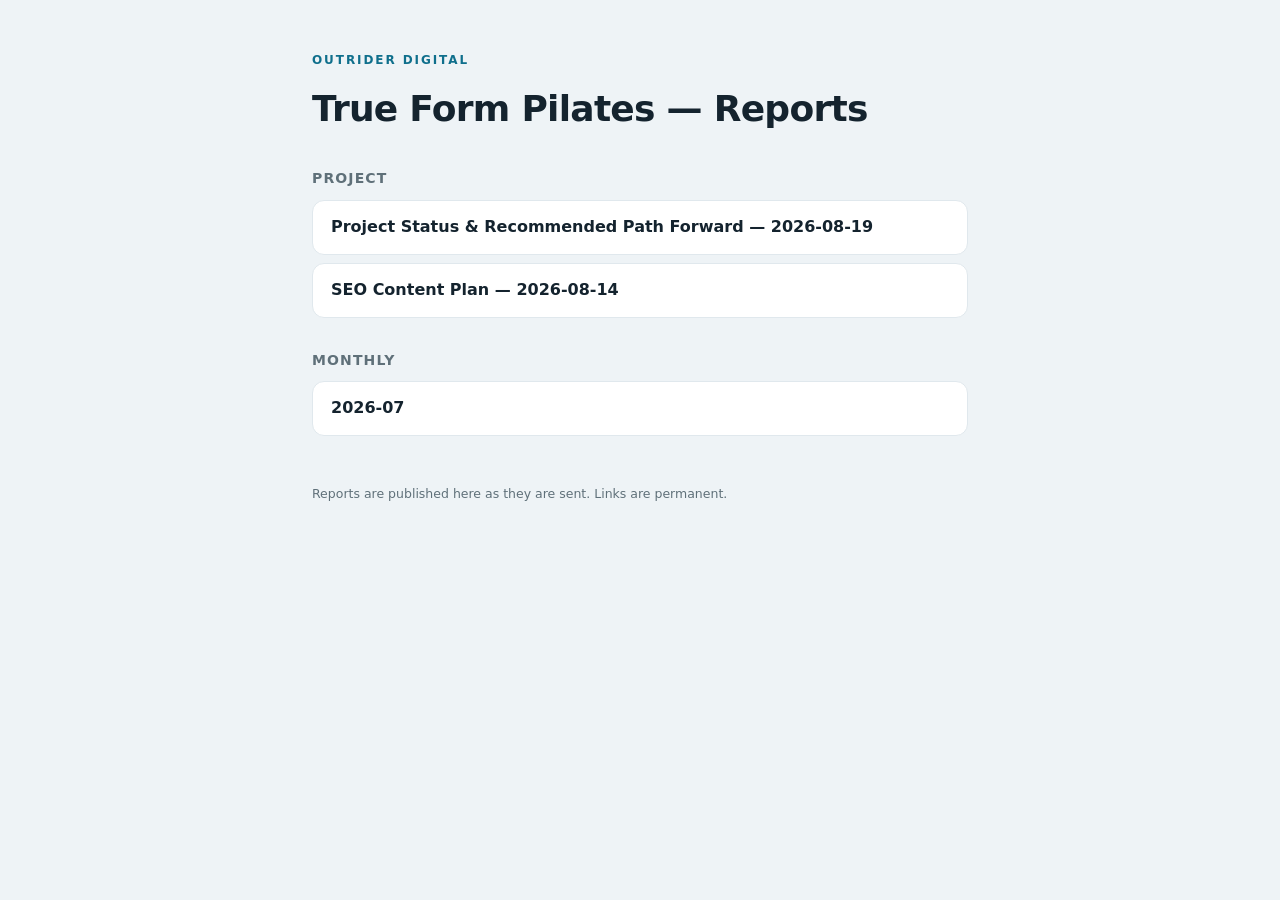
<file: true-form-pilates/index.html>
<!doctype html>
<html lang="en"><head><meta charset="utf-8">
<meta name="viewport" content="width=device-width,initial-scale=1">
<meta name="robots" content="noindex, nofollow">
<title>True Form Pilates — Reports</title>
<style>
:root{--bg:#eef3f6;--surface:#fff;--ink:#14232e;--muted:#5f7079;--hair:#e0e8ed;--accent:#0f6f8c}
@media(prefers-color-scheme:dark){:root{--bg:#0c141c;--surface:#152230;--ink:#e9eff3;--muted:#8ea0ac;--hair:#243541;--accent:#3aa7cb}}
*{box-sizing:border-box}
body{margin:0;background:var(--bg);color:var(--ink);font:16px/1.55 ui-sans-serif,system-ui,-apple-system,"Segoe UI",Roboto,Helvetica,Arial,sans-serif}
.wrap{max-width:720px;margin:0 auto;padding:clamp(20px,4vw,52px) clamp(16px,4vw,32px) 72px}
.eyebrow{font-size:12px;letter-spacing:.16em;text-transform:uppercase;color:var(--accent);font-weight:650}
h1{font-size:clamp(26px,5vw,36px);margin:.3em 0 .5em;letter-spacing:-.02em}
h2{font-size:14px;text-transform:uppercase;letter-spacing:.08em;color:var(--muted);margin:32px 0 10px}
ul{list-style:none;margin:0;padding:0}
li{background:var(--surface);border:1px solid var(--hair);border-radius:12px;margin-bottom:8px}
a{display:block;padding:14px 18px;color:var(--ink);text-decoration:none;font-weight:600}
a:hover{color:var(--accent)}
footer{margin-top:48px;color:var(--muted);font-size:12.5px}
</style></head><body><div class="wrap">
<div class="eyebrow">Outrider Digital</div>
<h1>True Form Pilates — Reports</h1>
<h2>Project</h2><ul>
<li><a href="project-status-2026-08-19/">Project Status &amp; Recommended Path Forward — 2026-08-19</a></li>
<li><a href="content-plan.html">SEO Content Plan — 2026-08-14</a></li>
</ul>
<h2>Monthly</h2><ul><li><a href="monthly/2026-07/">2026-07</a></li></ul>
<footer>Reports are published here as they are sent. Links are permanent.</footer>
</div></body></html>
</file>
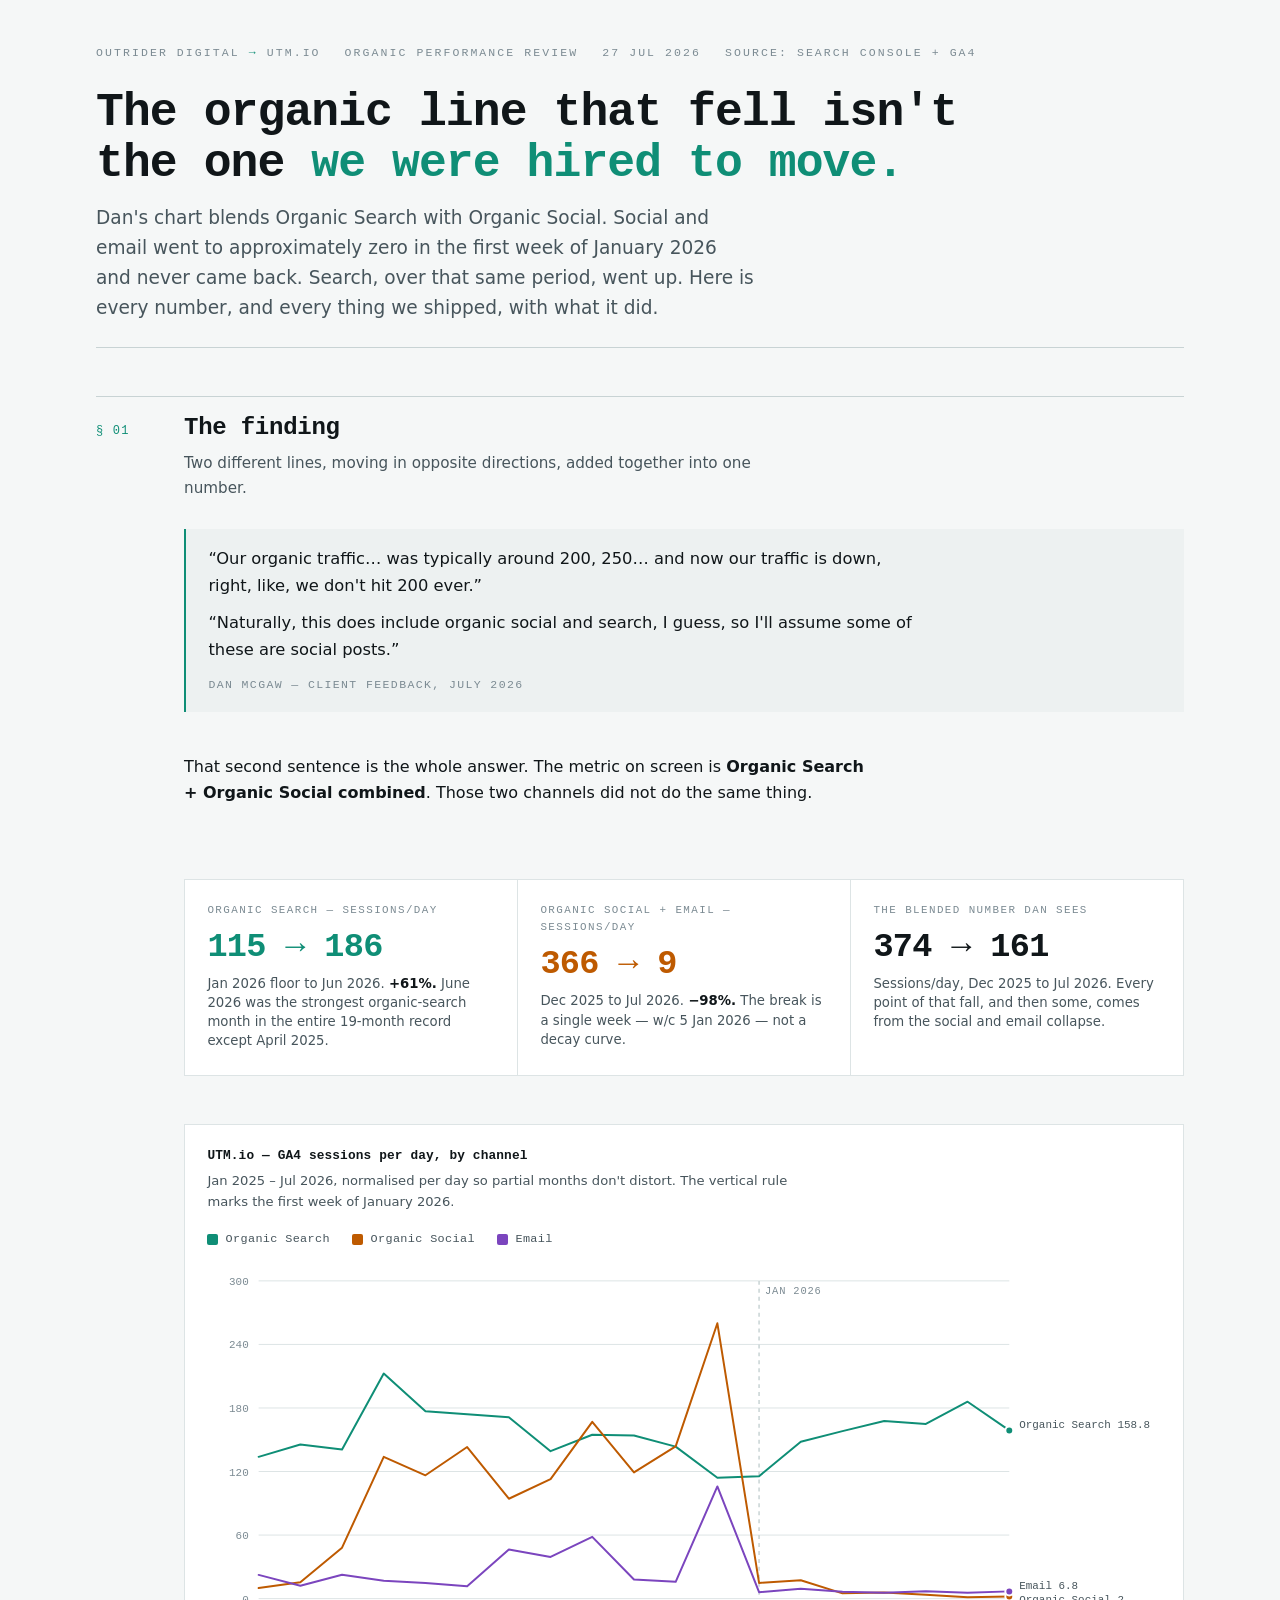
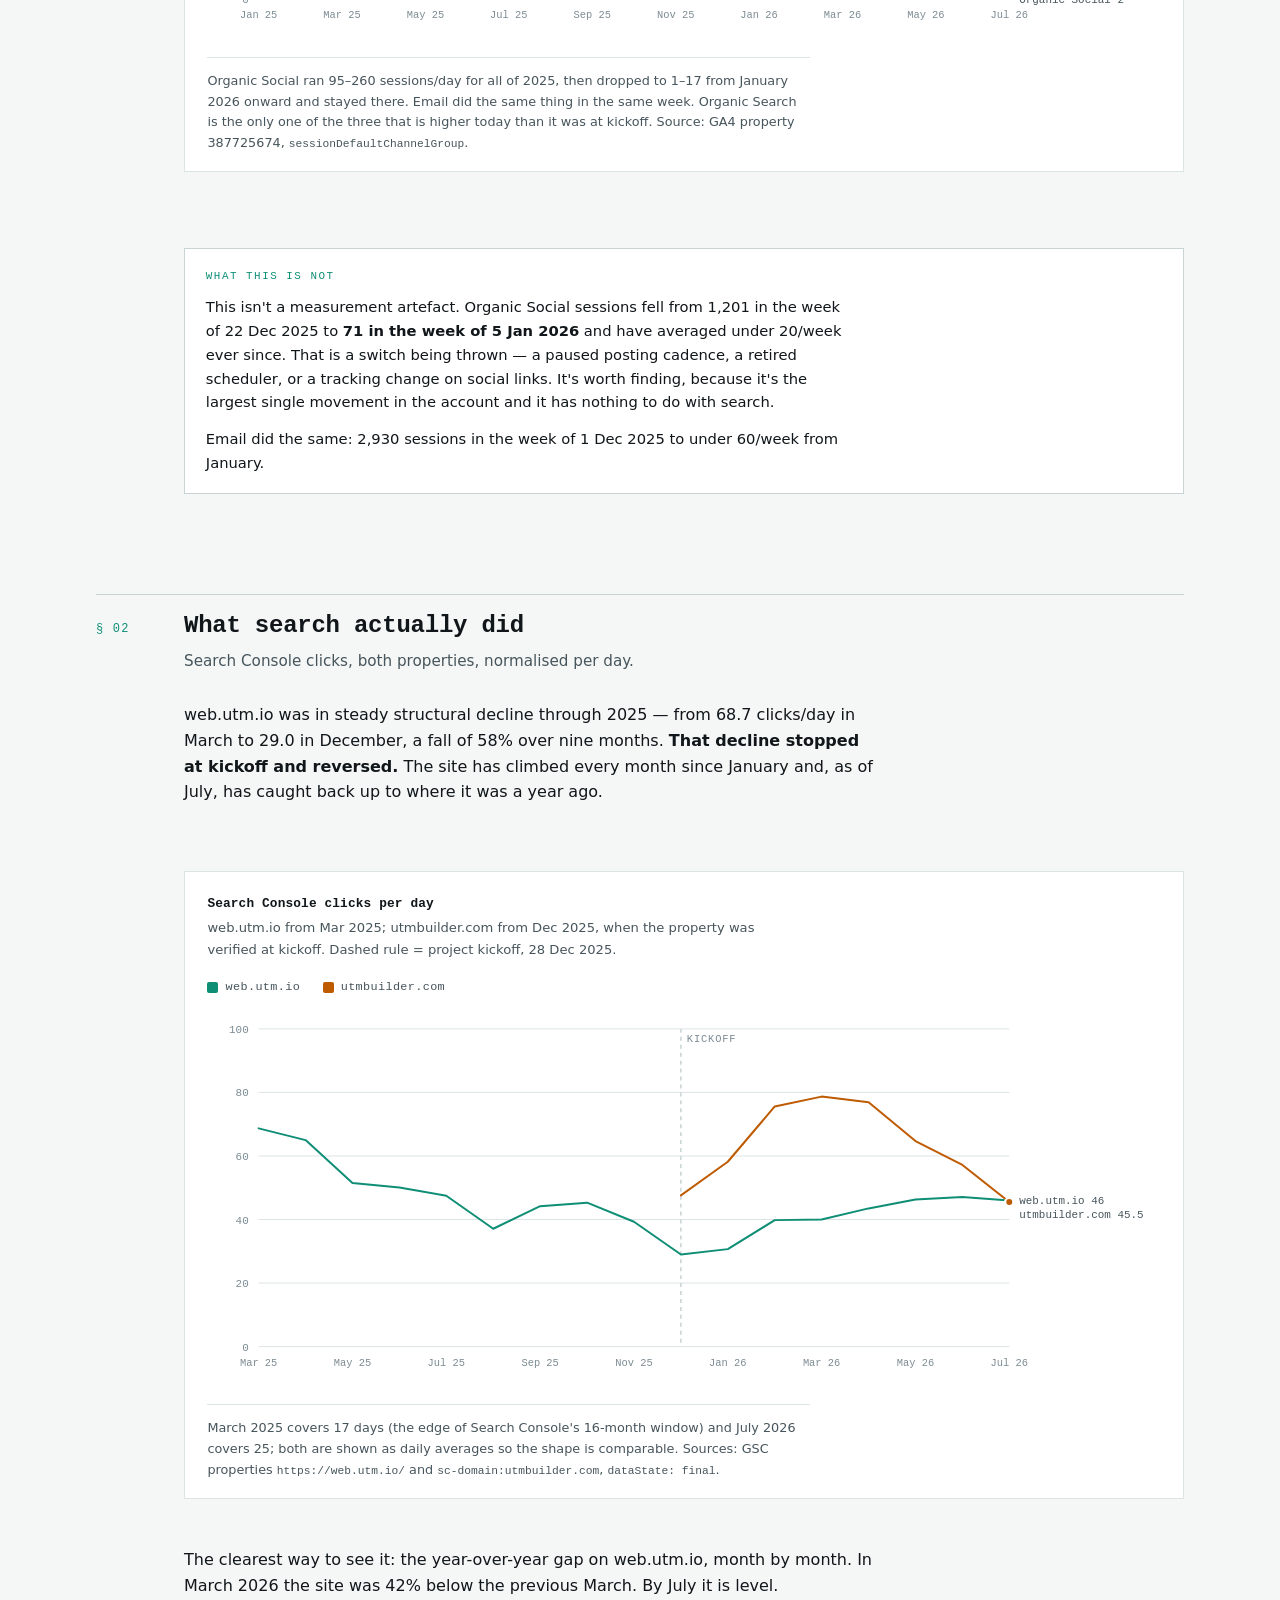
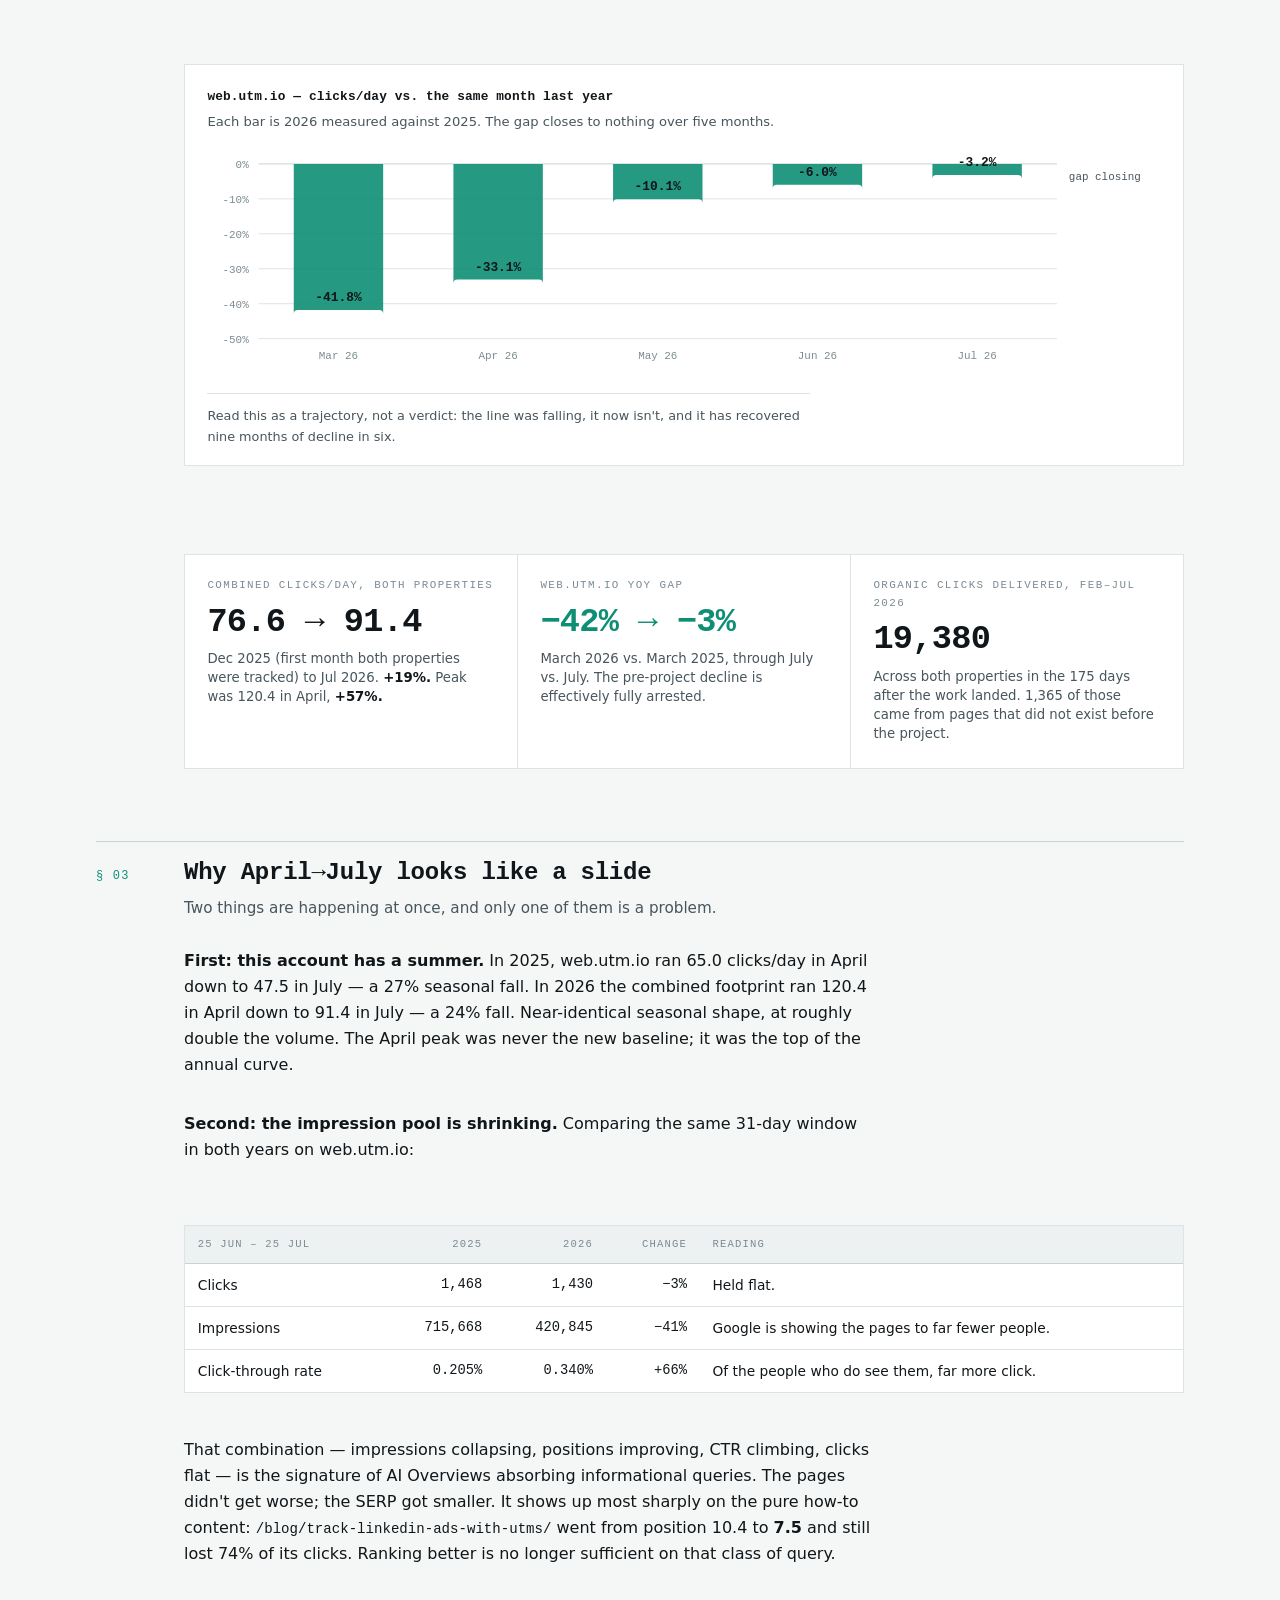
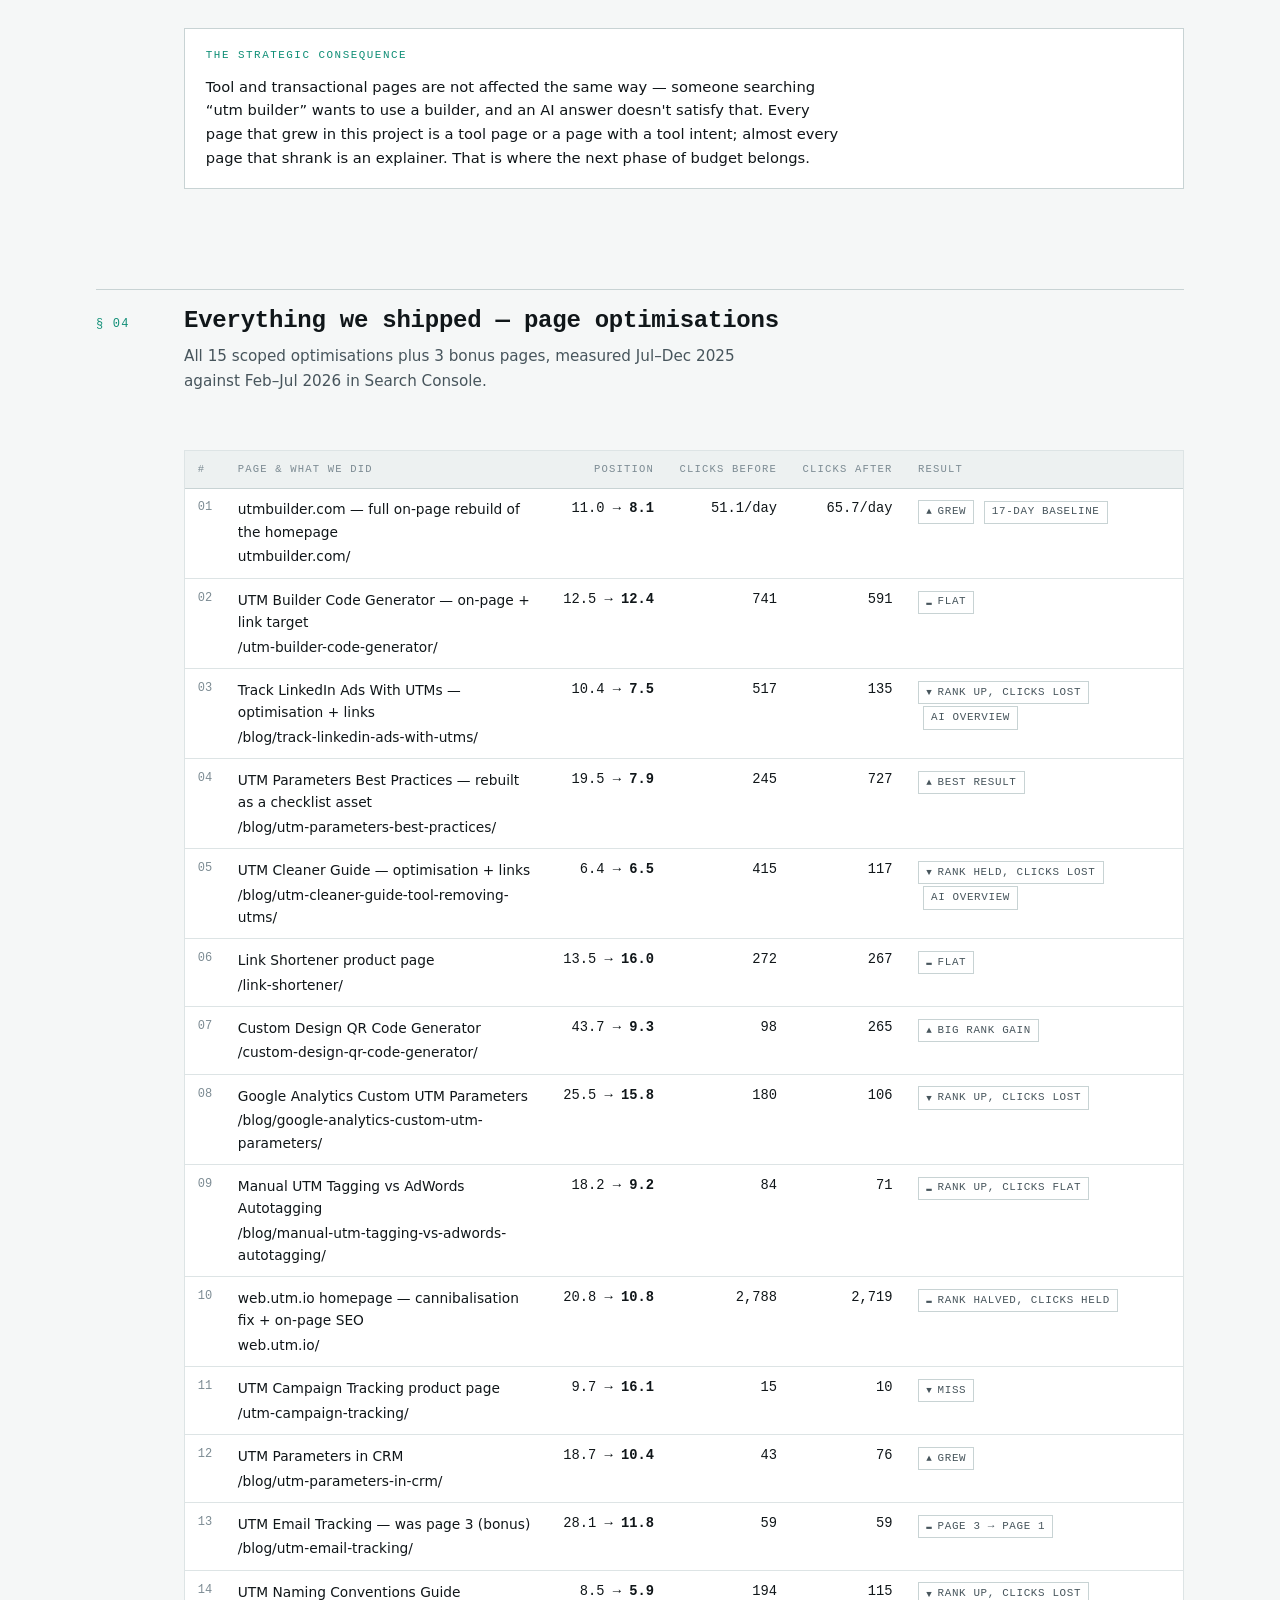
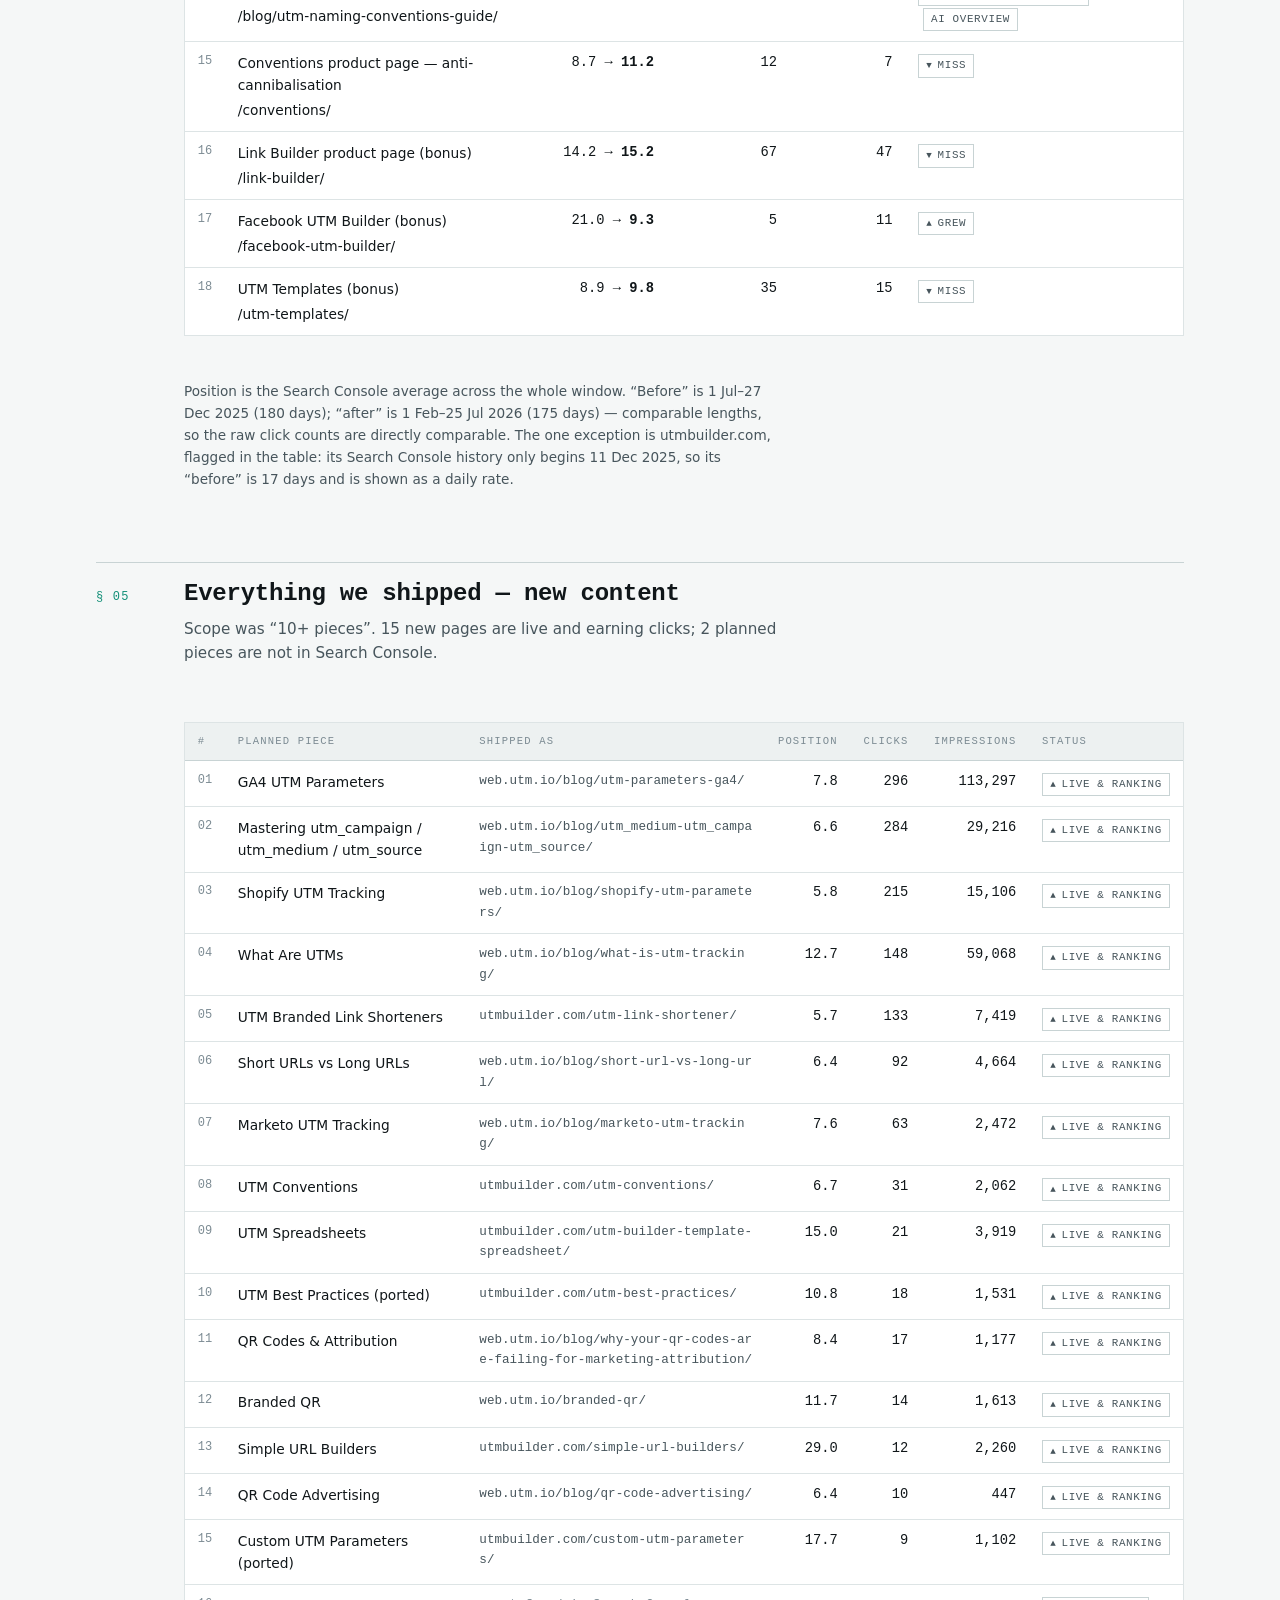
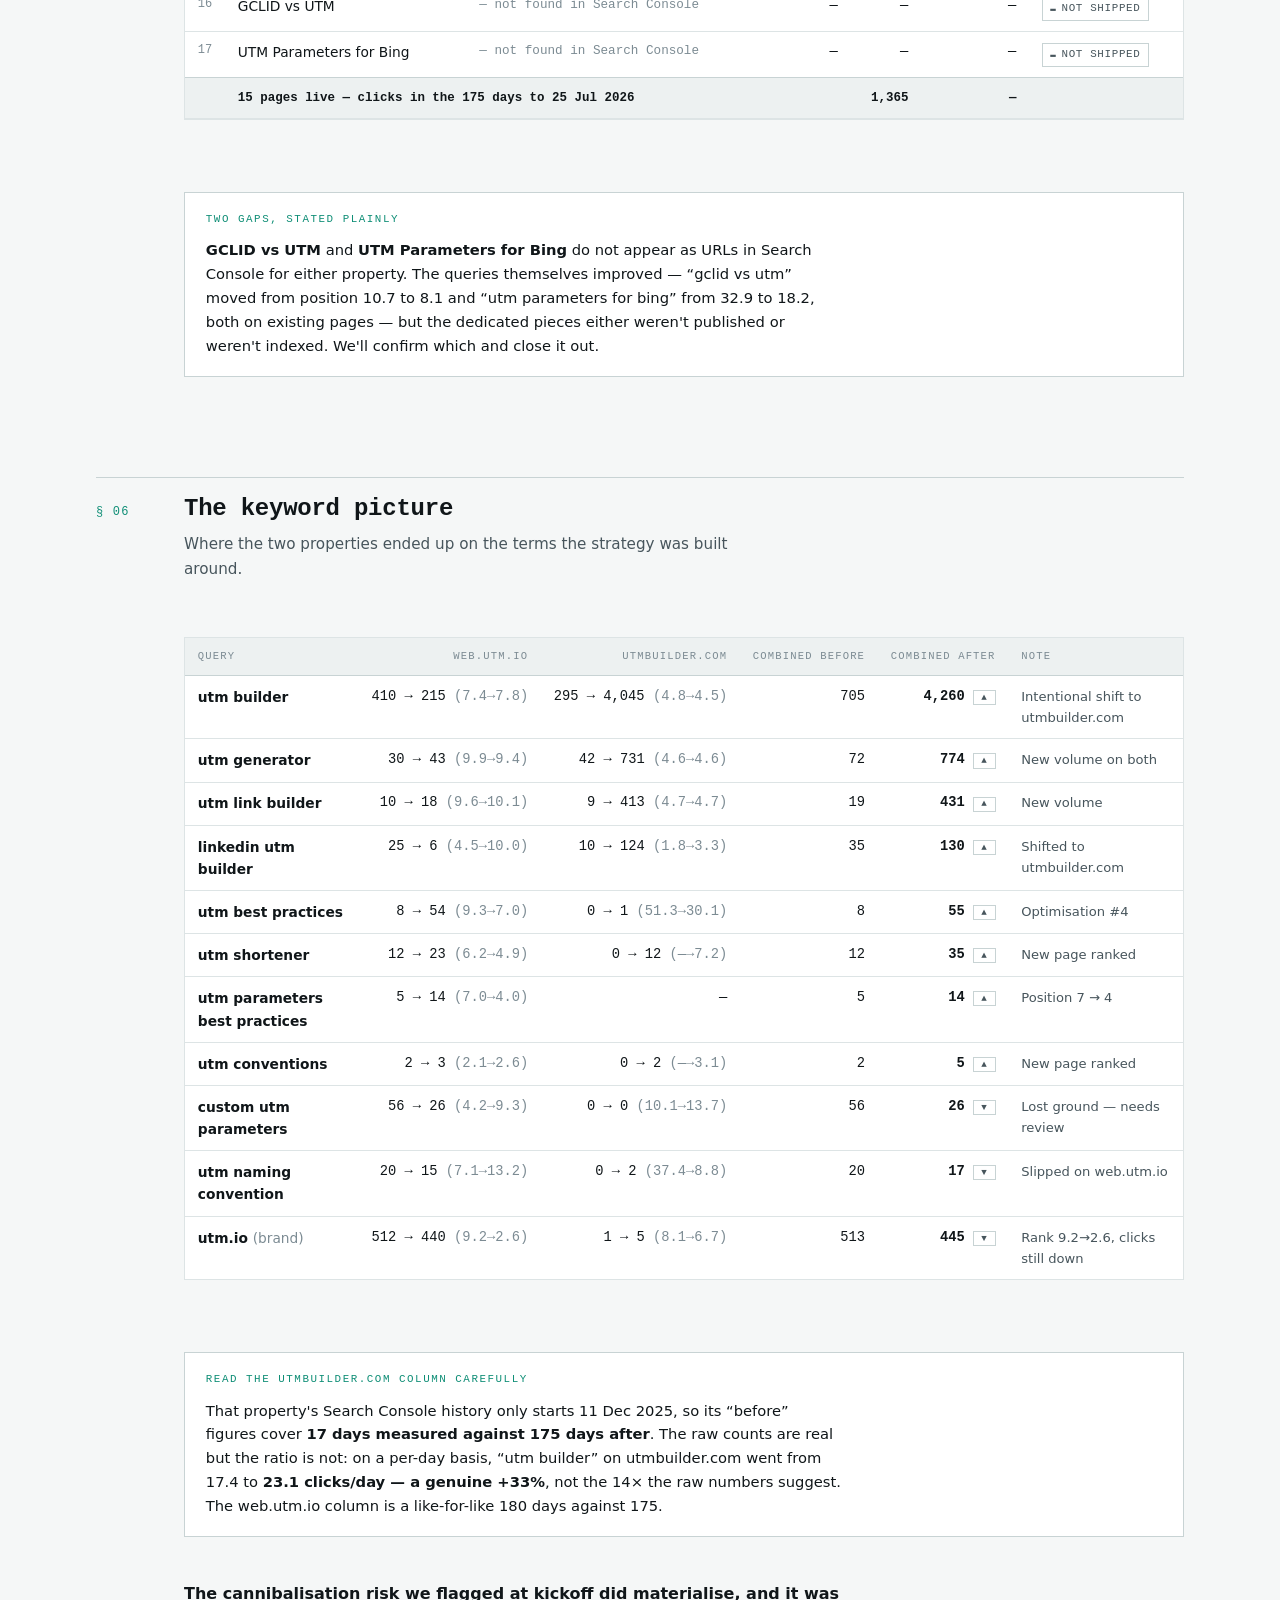
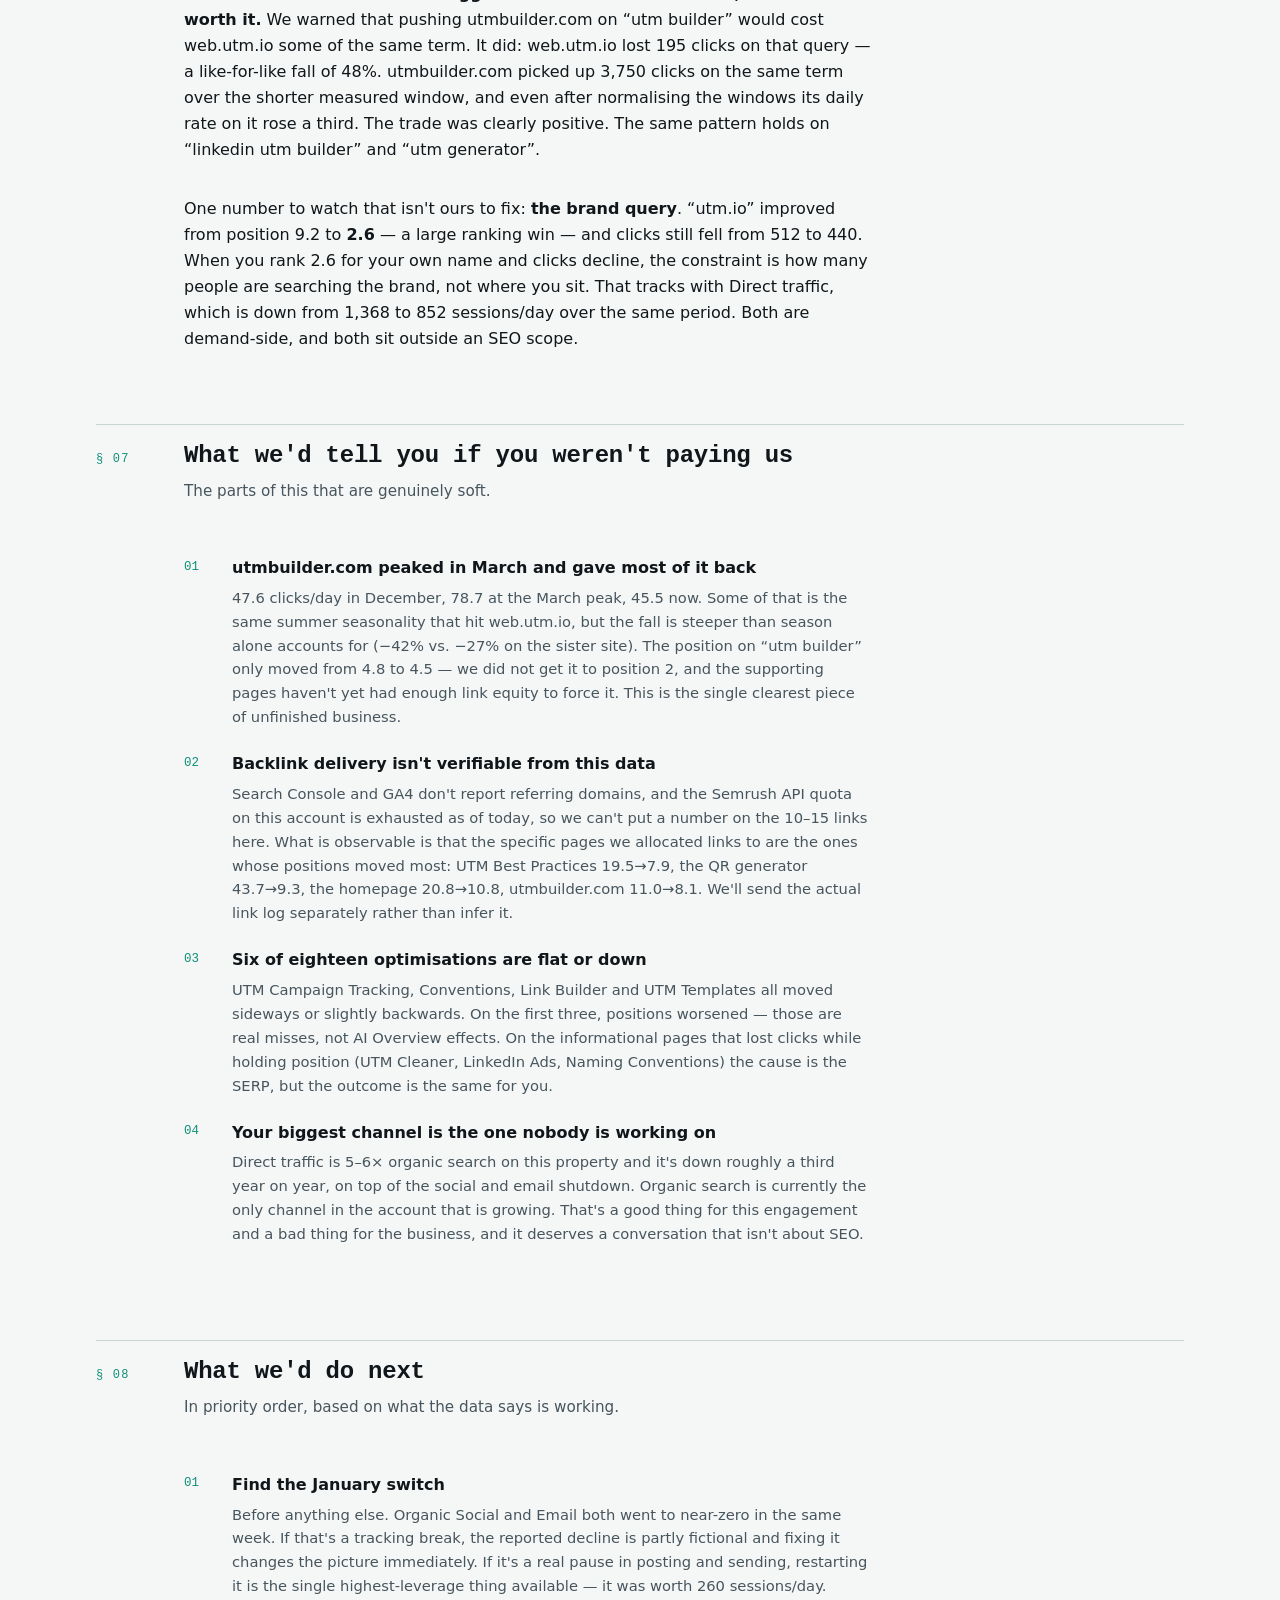
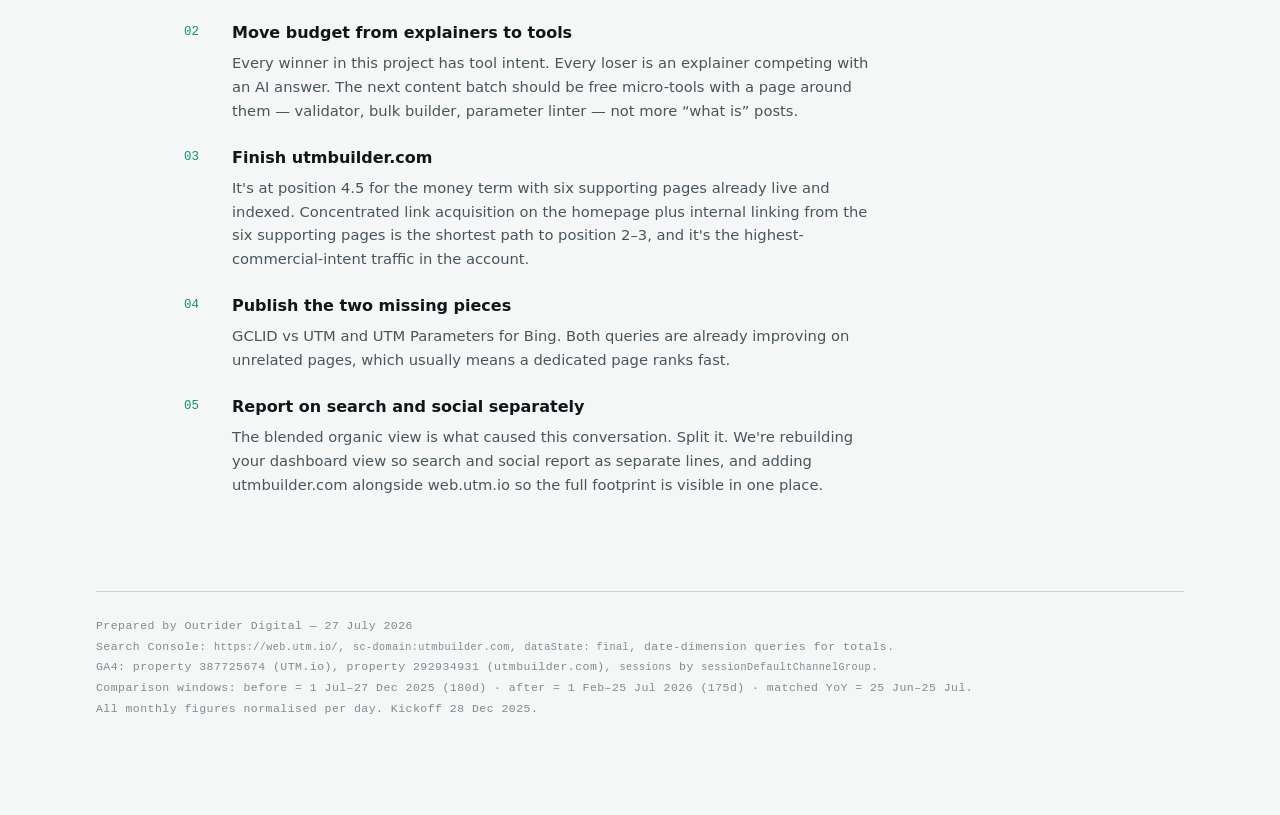
<file: utm-io/index.html>
<!DOCTYPE html>
<html lang="en">
<head>
<meta charset="UTF-8">
<meta name="viewport" content="width=device-width, initial-scale=1.0">
<title>UTM.io — Organic Performance Review, July 2026</title>
<meta name="description" content="Search Console and GA4 analysis of UTM.io organic performance, with every project deliverable and its measured result.">
<style>*,*::before,*::after{box-sizing:border-box}img,svg{max-width:100%}</style>
</head>
<body>

<style>
:root{
  --ground:#F5F7F7; --surface:#FFFFFF; --sunk:#EDF1F1;
  --ink:#101619; --ink-2:#47555C; --ink-3:#7C8B93;
  --rule:#DDE4E5; --rule-2:#C8D3D4;
  --s1:#0F8E76; --s2:#BE5A00; --s3:#7B45BE;
  --s1-wash:rgba(15,142,118,.10); --s2-wash:rgba(190,90,0,.10);
  --accent:#0F8E76;
  --mono:ui-monospace,"SF Mono","Cascadia Mono","Roboto Mono",Menlo,Consolas,"Liberation Mono",monospace;
  --sans:system-ui,-apple-system,"Segoe UI",Roboto,"Helvetica Neue",Arial,sans-serif;
  --maxw:74rem;
}
@media (prefers-color-scheme:dark){
  :root{
    --ground:#101317; --surface:#171A1F; --sunk:#1D2228;
    --ink:#E9EEF0; --ink-2:#A3B0B6; --ink-3:#6F7D85;
    --rule:#272E34; --rule-2:#39434A;
    --s1:#1EA78F; --s2:#CF7A1F; --s3:#9179E0;
    --s1-wash:rgba(30,167,143,.14); --s2-wash:rgba(207,122,31,.14);
    --accent:#1EA78F;
  }
}
:root[data-theme="dark"]{
  --ground:#101317; --surface:#171A1F; --sunk:#1D2228;
  --ink:#E9EEF0; --ink-2:#A3B0B6; --ink-3:#6F7D85;
  --rule:#272E34; --rule-2:#39434A;
  --s1:#1EA78F; --s2:#CF7A1F; --s3:#9179E0;
  --s1-wash:rgba(30,167,143,.14); --s2-wash:rgba(207,122,31,.14);
  --accent:#1EA78F;
}
:root[data-theme="light"]{
  --ground:#F5F7F7; --surface:#FFFFFF; --sunk:#EDF1F1;
  --ink:#101619; --ink-2:#47555C; --ink-3:#7C8B93;
  --rule:#DDE4E5; --rule-2:#C8D3D4;
  --s1:#0F8E76; --s2:#BE5A00; --s3:#7B45BE;
  --s1-wash:rgba(15,142,118,.10); --s2-wash:rgba(190,90,0,.10);
  --accent:#0F8E76;
}

*{box-sizing:border-box}
body{
  margin:0; background:var(--ground); color:var(--ink);
  font-family:var(--sans); font-size:16px; line-height:1.62;
  -webkit-font-smoothing:antialiased;
}
.wrap{max-width:var(--maxw); margin:0 auto; padding:0 clamp(1rem,4vw,3rem) 6rem; overflow-x:clip}

/* ---------- masthead ---------- */
.mast{border-bottom:1px solid var(--rule-2); padding:2.75rem 0 1.5rem; margin-bottom:3rem}
.mast .kicker{
  font-family:var(--mono); font-size:.72rem; letter-spacing:.18em; text-transform:uppercase;
  color:var(--ink-3); display:flex; flex-wrap:wrap; gap:.4rem 1.5rem; margin-bottom:1.5rem;
}
.mast .kicker b{color:var(--accent); font-weight:500}
h1{
  font-family:var(--mono); font-weight:600; letter-spacing:-.02em;
  font-size:clamp(1.75rem,4.4vw,2.9rem); line-height:1.1; margin:0 0 .9rem; text-wrap:balance;
}
h1 em{font-style:normal; color:var(--accent)}
.dek{font-size:clamp(1rem,1.6vw,1.16rem); color:var(--ink-2); max-width:56ch; margin:0}

/* ---------- section scaffolding ---------- */
section{margin:0 0 4.5rem}
.shead{display:grid; grid-template-columns:4.5rem 1fr; gap:1rem; align-items:baseline;
  border-top:1px solid var(--rule-2); padding-top:1rem; margin-bottom:1.75rem}
.shead .num{font-family:var(--mono); font-size:.75rem; letter-spacing:.1em; color:var(--accent)}
h2{font-family:var(--mono); font-weight:600; font-size:clamp(1.15rem,2.3vw,1.5rem);
  letter-spacing:-.01em; margin:0; line-height:1.25; text-wrap:balance}
.shead .sub{grid-column:2; font-size:.95rem; color:var(--ink-2); margin:.5rem 0 0; max-width:62ch}
.body{display:grid; grid-template-columns:4.5rem 1fr; gap:1rem}
/* grid items default to min-width:auto, which lets the charts' and tables' min-widths
   force the whole page wider than the viewport — pin them to 0 so they scroll internally */
.body>*{grid-column:2; min-width:0}
.shead>*{min-width:0}
@media (max-width:720px){
  .shead,.body{grid-template-columns:1fr}
  .shead .sub,.body>*{grid-column:1}
  .shead .num{margin-bottom:.35rem}
}
p{margin:0 0 1.1rem; max-width:68ch}
p:last-child{margin-bottom:0}
strong{font-weight:600; color:var(--ink)}
a{color:var(--accent)}
code,.m{font-family:var(--mono); font-size:.88em}
.num-t{font-variant-numeric:tabular-nums}

/* ---------- stat tiles ---------- */
.tiles{display:grid; grid-template-columns:repeat(auto-fit,minmax(15rem,1fr)); gap:1px;
  background:var(--rule); border:1px solid var(--rule); margin:2.5rem 0 0}
.tile{background:var(--surface); padding:1.35rem 1.4rem 1.5rem}
.tile .lab{font-family:var(--mono); font-size:.68rem; letter-spacing:.13em; text-transform:uppercase;
  color:var(--ink-3); margin-bottom:.7rem}
.tile .fig{font-family:var(--mono); font-size:2.1rem; font-weight:600; line-height:1;
  font-variant-numeric:tabular-nums; letter-spacing:-.02em}
.tile .note{font-size:.83rem; color:var(--ink-2); margin-top:.6rem; line-height:1.45}

/* ---------- quote ---------- */
blockquote{margin:0 0 1.6rem; padding:1.1rem 1.4rem; background:var(--sunk);
  border-left:2px solid var(--accent); font-size:1.02rem; color:var(--ink)}
blockquote p{margin:0 0 .7rem}
blockquote cite{display:block; font-style:normal; font-family:var(--mono); font-size:.72rem;
  letter-spacing:.12em; text-transform:uppercase; color:var(--ink-3); margin-top:.8rem}

/* ---------- figures / charts ---------- */
figure{margin:2rem 0; background:var(--surface); border:1px solid var(--rule); padding:1.35rem 1.4rem 1.1rem}
figure .ftitle{font-family:var(--mono); font-size:.8rem; font-weight:600; letter-spacing:.01em; margin-bottom:.2rem}
figure .fsub{font-size:.82rem; color:var(--ink-2); margin-bottom:1.1rem; max-width:70ch}
figcaption{font-size:.8rem; color:var(--ink-2); margin-top:.9rem; padding-top:.8rem;
  border-top:1px solid var(--rule); max-width:74ch}
.chart-scroll{overflow-x:auto; overflow-y:hidden}
.chart-scroll svg{display:block; min-width:520px; width:100%; height:auto}
.legend{display:flex; flex-wrap:wrap; gap:.35rem 1.4rem; margin-bottom:1rem}
.legend span{display:inline-flex; align-items:center; gap:.45rem; font-family:var(--mono);
  font-size:.74rem; letter-spacing:.03em; color:var(--ink-2)}
.legend i{width:11px; height:11px; border-radius:2px; display:block; flex:none}
.tip{position:fixed; pointer-events:none; z-index:50; background:var(--surface);
  border:1px solid var(--rule-2); padding:.55rem .7rem; font-family:var(--mono); font-size:.73rem;
  line-height:1.55; color:var(--ink); box-shadow:0 6px 22px rgba(0,0,0,.16); opacity:0;
  transition:opacity .1s; font-variant-numeric:tabular-nums; white-space:nowrap}
.tip b{font-weight:600; display:block; margin-bottom:.25rem; color:var(--ink-3);
  letter-spacing:.08em; text-transform:uppercase; font-size:.66rem}
.tip u{text-decoration:none; display:inline-block; width:9px; height:9px; border-radius:2px;
  margin-right:.4rem; vertical-align:baseline}

/* ---------- tables ---------- */
.tbl-scroll{overflow-x:auto; margin:1.75rem 0; border:1px solid var(--rule); background:var(--surface)}
table{border-collapse:collapse; width:100%; font-size:.86rem; min-width:640px}
th,td{text-align:left; padding:.62rem .8rem; border-bottom:1px solid var(--rule); vertical-align:top}
thead th{font-family:var(--mono); font-size:.66rem; letter-spacing:.11em; text-transform:uppercase;
  color:var(--ink-3); font-weight:500; background:var(--sunk); position:sticky; top:0;
  border-bottom:1px solid var(--rule-2); white-space:nowrap}
tbody tr:last-child td{border-bottom:none}
td.n,th.n{text-align:right; font-family:var(--mono); font-variant-numeric:tabular-nums; white-space:nowrap}
td.u{font-family:var(--mono); font-size:.79rem; color:var(--ink-2); word-break:break-all}
td.idx{font-family:var(--mono); color:var(--ink-3); font-size:.75rem; width:2.2rem}
tbody tr:hover{background:var(--sunk)}
.chip{display:inline-flex; align-items:center; gap:.32rem; font-family:var(--mono); font-size:.68rem;
  letter-spacing:.06em; text-transform:uppercase; padding:.12rem .45rem; border:1px solid var(--rule-2);
  color:var(--ink-2); white-space:nowrap; background:var(--surface)}
.chip .g{font-size:.85em; line-height:1}
tfoot td{font-family:var(--mono); font-size:.78rem; background:var(--sunk); font-weight:600;
  border-top:1px solid var(--rule-2)}

/* ---------- callouts ---------- */
.note-box{border:1px solid var(--rule-2); background:var(--surface); padding:1.15rem 1.3rem; margin:1.75rem 0}
.note-box .nlab{font-family:var(--mono); font-size:.68rem; letter-spacing:.14em; text-transform:uppercase;
  color:var(--accent); margin-bottom:.6rem}
.note-box p{font-size:.92rem; margin-bottom:.8rem}
.note-box p:last-child{margin-bottom:0}

ol.steps{counter-reset:s; list-style:none; padding:0; margin:1.5rem 0 0}
ol.steps li{counter-increment:s; position:relative; padding:0 0 1.4rem 3rem; max-width:68ch}
ol.steps li::before{content:counter(s,decimal-leading-zero); position:absolute; left:0; top:.1rem;
  font-family:var(--mono); font-size:.78rem; color:var(--accent)}
ol.steps li h3{font-size:1rem; margin:0 0 .3rem; font-weight:600}
ol.steps li p{font-size:.92rem; color:var(--ink-2); margin:0}

.foot{border-top:1px solid var(--rule-2); padding-top:1.5rem; font-family:var(--mono);
  font-size:.72rem; letter-spacing:.04em; color:var(--ink-3); line-height:1.8}

:focus-visible{outline:2px solid var(--accent); outline-offset:2px}
@media (prefers-reduced-motion:reduce){*{transition:none!important; animation:none!important}}
</style>

<div class="wrap">

<header class="mast">
  <div class="kicker">
    <span>Outrider Digital <b>&rarr;</b> UTM.io</span>
    <span>Organic performance review</span>
    <span>27 Jul 2026</span>
    <span>Source: Search Console + GA4</span>
  </div>
  <h1>The organic line that fell isn't the one <em>we were hired to move.</em></h1>
  <p class="dek">Dan's chart blends Organic&nbsp;Search with Organic&nbsp;Social. Social and email went to
  approximately zero in the first week of January 2026 and never came back. Search, over that same period,
  went up. Here is every number, and every thing we shipped, with what it did.</p>
</header>

<!-- ============================================================= -->
<section>
  <div class="shead">
    <div class="num">§ 01</div>
    <div>
      <h2>The finding</h2>
      <p class="sub">Two different lines, moving in opposite directions, added together into one number.</p>
    </div>
  </div>
  <div class="body">
    <blockquote>
      <p>&ldquo;Our organic traffic&hellip; was typically around 200, 250&hellip; and now our traffic is down,
      right, like, we don't hit 200 ever.&rdquo;</p>
      <p>&ldquo;Naturally, this does include organic social and search, I guess, so I'll assume some of
      these are social posts.&rdquo;</p>
      <cite>Dan McGaw &mdash; client feedback, July 2026</cite>
    </blockquote>

    <p>That second sentence is the whole answer. The metric on screen is
    <strong>Organic Search + Organic Social combined</strong>. Those two channels did not do the same thing.</p>

    <div class="tiles">
      <div class="tile">
        <div class="lab">Organic search &mdash; sessions/day</div>
        <div class="fig" style="color:var(--s1)">115 &rarr; 186</div>
        <div class="note">Jan 2026 floor to Jun 2026. <strong>+61%.</strong> June 2026 was the strongest
        organic-search month in the entire 19-month record except April 2025.</div>
      </div>
      <div class="tile">
        <div class="lab">Organic social + email &mdash; sessions/day</div>
        <div class="fig" style="color:var(--s2)">366 &rarr; 9</div>
        <div class="note">Dec 2025 to Jul 2026. <strong>&minus;98%.</strong> The break is a single week
        &mdash; w/c 5 Jan 2026 &mdash; not a decay curve.</div>
      </div>
      <div class="tile">
        <div class="lab">The blended number Dan sees</div>
        <div class="fig">374 &rarr; 161</div>
        <div class="note">Sessions/day, Dec 2025 to Jul 2026. Every point of that fall, and then some,
        comes from the social and email collapse.</div>
      </div>
    </div>

    <figure>
      <div class="ftitle">UTM.io &mdash; GA4 sessions per day, by channel</div>
      <div class="fsub">Jan 2025 &ndash; Jul 2026, normalised per day so partial months don't distort.
      The vertical rule marks the first week of January 2026.</div>
      <div class="legend" id="lg-a"></div>
      <div class="chart-scroll"><svg id="ch-a" viewBox="0 0 960 380" role="img"
        aria-label="Line chart: organic search sessions per day rise from 114 to 186 while organic social falls from 260 to 2 and email from 106 to 7."></svg></div>
      <figcaption>Organic Social ran 95&ndash;260 sessions/day for all of 2025, then dropped to
      1&ndash;17 from January 2026 onward and stayed there. Email did the same thing in the same week.
      Organic Search is the only one of the three that is higher today than it was at kickoff.
      Source: GA4 property 387725674, <span class="m">sessionDefaultChannelGroup</span>.</figcaption>
    </figure>

    <div class="note-box">
      <div class="nlab">What this is not</div>
      <p>This isn't a measurement artefact. Organic Social sessions fell from 1,201 in the week of
      22 Dec 2025 to <strong>71 in the week of 5 Jan 2026</strong> and have averaged under 20/week ever
      since. That is a switch being thrown &mdash; a paused posting cadence, a retired scheduler, or a
      tracking change on social links. It's worth finding, because it's the largest single movement in
      the account and it has nothing to do with search.</p>
      <p>Email did the same: 2,930 sessions in the week of 1 Dec 2025 to under 60/week from January.</p>
    </div>
  </div>
</section>

<!-- ============================================================= -->
<section>
  <div class="shead">
    <div class="num">§ 02</div>
    <div>
      <h2>What search actually did</h2>
      <p class="sub">Search Console clicks, both properties, normalised per day.</p>
    </div>
  </div>
  <div class="body">
    <p>web.utm.io was in steady structural decline through 2025 &mdash; from 68.7 clicks/day in March to
    29.0 in December, a fall of 58% over nine months. <strong>That decline stopped at kickoff and reversed.</strong>
    The site has climbed every month since January and, as of July, has caught back up to where it was a
    year ago.</p>

    <figure>
      <div class="ftitle">Search Console clicks per day</div>
      <div class="fsub">web.utm.io from Mar 2025; utmbuilder.com from Dec 2025, when the property was
      verified at kickoff. Dashed rule = project kickoff, 28 Dec 2025.</div>
      <div class="legend" id="lg-b"></div>
      <div class="chart-scroll"><svg id="ch-b" viewBox="0 0 960 380" role="img"
        aria-label="Line chart: web.utm.io clicks per day fall from 68.7 in March 2025 to 29.0 in December, then rise steadily to 46.0 by July 2026. utmbuilder.com rises from 47.6 to a peak of 78.7 in March 2026 then falls back to 45.5."></svg></div>
      <figcaption>March 2025 covers 17 days (the edge of Search Console's 16-month window) and July 2026
      covers 25; both are shown as daily averages so the shape is comparable. Sources: GSC properties
      <span class="m">https://web.utm.io/</span> and <span class="m">sc-domain:utmbuilder.com</span>,
      <span class="m">dataState: final</span>.</figcaption>
    </figure>

    <p>The clearest way to see it: the year-over-year gap on web.utm.io, month by month. In March 2026 the
    site was 42% below the previous March. By July it is level.</p>

    <figure>
      <div class="ftitle">web.utm.io &mdash; clicks/day vs. the same month last year</div>
      <div class="fsub">Each bar is 2026 measured against 2025. The gap closes to nothing over five months.</div>
      <div class="chart-scroll"><svg id="ch-c" viewBox="0 0 960 230" role="img"
        aria-label="Bar chart: year-over-year gap for web.utm.io closes from minus 42 percent in March 2026 to minus 3 percent in July 2026."></svg></div>
      <figcaption>Read this as a trajectory, not a verdict: the line was falling, it now isn't, and it has
      recovered nine months of decline in six.</figcaption>
    </figure>

    <div class="tiles">
      <div class="tile">
        <div class="lab">Combined clicks/day, both properties</div>
        <div class="fig">76.6 &rarr; 91.4</div>
        <div class="note">Dec 2025 (first month both properties were tracked) to Jul 2026.
        <strong>+19%.</strong> Peak was 120.4 in April, <strong>+57%.</strong></div>
      </div>
      <div class="tile">
        <div class="lab">web.utm.io YoY gap</div>
        <div class="fig" style="color:var(--s1)">&minus;42% &rarr; &minus;3%</div>
        <div class="note">March 2026 vs. March 2025, through July vs. July. The pre-project decline is
        effectively fully arrested.</div>
      </div>
      <div class="tile">
        <div class="lab">Organic clicks delivered, Feb&ndash;Jul 2026</div>
        <div class="fig">19,380</div>
        <div class="note">Across both properties in the 175 days after the work landed.
        1,365 of those came from pages that did not exist before the project.</div>
      </div>
    </div>
  </div>
</section>

<!-- ============================================================= -->
<section>
  <div class="shead">
    <div class="num">§ 03</div>
    <div>
      <h2>Why April&rarr;July looks like a slide</h2>
      <p class="sub">Two things are happening at once, and only one of them is a problem.</p>
    </div>
  </div>
  <div class="body">
    <p><strong>First: this account has a summer.</strong> In 2025, web.utm.io ran 65.0 clicks/day in April
    down to 47.5 in July &mdash; a 27% seasonal fall. In 2026 the combined footprint ran 120.4 in April
    down to 91.4 in July &mdash; a 24% fall. Near-identical seasonal shape, at roughly double the volume.
    The April peak was never the new baseline; it was the top of the annual curve.</p>

    <p><strong>Second: the impression pool is shrinking.</strong> Comparing the same 31-day window in both
    years on web.utm.io:</p>

    <div class="tbl-scroll">
      <table>
        <thead><tr><th>25 Jun &ndash; 25 Jul</th><th class="n">2025</th><th class="n">2026</th><th class="n">Change</th><th>Reading</th></tr></thead>
        <tbody>
          <tr><td>Clicks</td><td class="n">1,468</td><td class="n">1,430</td><td class="n">&minus;3%</td><td>Held flat.</td></tr>
          <tr><td>Impressions</td><td class="n">715,668</td><td class="n">420,845</td><td class="n">&minus;41%</td><td>Google is showing the pages to far fewer people.</td></tr>
          <tr><td>Click-through rate</td><td class="n">0.205%</td><td class="n">0.340%</td><td class="n">+66%</td><td>Of the people who do see them, far more click.</td></tr>
        </tbody>
      </table>
    </div>

    <p>That combination &mdash; impressions collapsing, positions improving, CTR climbing, clicks flat
    &mdash; is the signature of AI Overviews absorbing informational queries. The pages didn't get worse;
    the SERP got smaller. It shows up most sharply on the pure how-to content:
    <span class="m">/blog/track-linkedin-ads-with-utms/</span> went from position 10.4 to <strong>7.5</strong>
    and still lost 74% of its clicks. Ranking better is no longer sufficient on that class of query.</p>

    <div class="note-box">
      <div class="nlab">The strategic consequence</div>
      <p>Tool and transactional pages are not affected the same way &mdash; someone searching
      &ldquo;utm builder&rdquo; wants to use a builder, and an AI answer doesn't satisfy that.
      Every page that grew in this project is a tool page or a page with a tool intent;
      almost every page that shrank is an explainer. That is where the next phase of budget belongs.</p>
    </div>
  </div>
</section>

<!-- ============================================================= -->
<section>
  <div class="shead">
    <div class="num">§ 04</div>
    <div>
      <h2>Everything we shipped &mdash; page optimisations</h2>
      <p class="sub">All 15 scoped optimisations plus 3 bonus pages, measured Jul&ndash;Dec 2025 against
      Feb&ndash;Jul 2026 in Search Console.</p>
    </div>
  </div>
  <div class="body">
    <div class="tbl-scroll">
      <table>
        <thead>
          <tr>
            <th class="idx">#</th><th>Page &amp; what we did</th>
            <th class="n">Position</th><th class="n">Clicks before</th><th class="n">Clicks after</th><th>Result</th>
          </tr>
        </thead>
        <tbody id="opt-rows"></tbody>
      </table>
    </div>
    <p style="font-size:.85rem;color:var(--ink-2)">Position is the Search Console average across the whole
    window. &ldquo;Before&rdquo; is 1 Jul&ndash;27 Dec 2025 (180 days); &ldquo;after&rdquo; is
    1 Feb&ndash;25 Jul 2026 (175 days) &mdash; comparable lengths, so the raw click counts are directly
    comparable. The one exception is utmbuilder.com, flagged in the table: its Search Console history only
    begins 11 Dec 2025, so its &ldquo;before&rdquo; is 17 days and is shown as a daily rate.</p>
  </div>
</section>

<!-- ============================================================= -->
<section>
  <div class="shead">
    <div class="num">§ 05</div>
    <div>
      <h2>Everything we shipped &mdash; new content</h2>
      <p class="sub">Scope was &ldquo;10+ pieces&rdquo;. 15 new pages are live and earning clicks;
      2 planned pieces are not in Search Console.</p>
    </div>
  </div>
  <div class="body">
    <div class="tbl-scroll">
      <table>
        <thead>
          <tr><th class="idx">#</th><th>Planned piece</th><th>Shipped as</th>
          <th class="n">Position</th><th class="n">Clicks</th><th class="n">Impressions</th><th>Status</th></tr>
        </thead>
        <tbody id="new-rows"></tbody>
        <tfoot><tr><td></td><td colspan="3">15 pages live &mdash; clicks in the 175 days to 25 Jul 2026</td>
          <td class="n">1,365</td><td class="n">&mdash;</td><td></td></tr></tfoot>
      </table>
    </div>

    <div class="note-box">
      <div class="nlab">Two gaps, stated plainly</div>
      <p><strong>GCLID vs UTM</strong> and <strong>UTM Parameters for Bing</strong> do not appear as
      URLs in Search Console for either property. The queries themselves improved &mdash;
      &ldquo;gclid vs utm&rdquo; moved from position 10.7 to 8.1 and &ldquo;utm parameters for bing&rdquo;
      from 32.9 to 18.2, both on existing pages &mdash; but the dedicated pieces either weren't published
      or weren't indexed. We'll confirm which and close it out.</p>
    </div>
  </div>
</section>

<!-- ============================================================= -->
<section>
  <div class="shead">
    <div class="num">§ 06</div>
    <div>
      <h2>The keyword picture</h2>
      <p class="sub">Where the two properties ended up on the terms the strategy was built around.</p>
    </div>
  </div>
  <div class="body">
    <div class="tbl-scroll">
      <table>
        <thead><tr><th>Query</th><th class="n">web.utm.io</th><th class="n">utmbuilder.com</th>
        <th class="n">Combined before</th><th class="n">Combined after</th><th>Note</th></tr></thead>
        <tbody id="q-rows"></tbody>
      </table>
    </div>

    <div class="note-box">
      <div class="nlab">Read the utmbuilder.com column carefully</div>
      <p>That property's Search Console history only starts 11 Dec 2025, so its &ldquo;before&rdquo; figures
      cover <strong>17 days measured against 175 days after</strong>. The raw counts are real but the ratio
      is not: on a per-day basis, &ldquo;utm builder&rdquo; on utmbuilder.com went from 17.4 to
      <strong>23.1 clicks/day &mdash; a genuine +33%</strong>, not the 14&times; the raw numbers suggest.
      The web.utm.io column is a like-for-like 180 days against 175.</p>
    </div>

    <p><strong>The cannibalisation risk we flagged at kickoff did materialise, and it was worth it.</strong>
    We warned that pushing utmbuilder.com on &ldquo;utm builder&rdquo; would cost web.utm.io some of the
    same term. It did: web.utm.io lost 195 clicks on that query &mdash; a like-for-like fall of 48%.
    utmbuilder.com picked up 3,750 clicks on the same term over the shorter measured window, and even
    after normalising the windows its daily rate on it rose a third. The trade was clearly positive.
    The same pattern holds on &ldquo;linkedin utm builder&rdquo; and &ldquo;utm generator&rdquo;.</p>

    <p>One number to watch that isn't ours to fix: <strong>the brand query</strong>.
    &ldquo;utm.io&rdquo; improved from position 9.2 to <strong>2.6</strong> &mdash; a large ranking win
    &mdash; and clicks still fell from 512 to 440. When you rank 2.6 for your own name and clicks decline,
    the constraint is how many people are searching the brand, not where you sit. That tracks with Direct
    traffic, which is down from 1,368 to 852 sessions/day over the same period. Both are demand-side, and
    both sit outside an SEO scope.</p>
  </div>
</section>

<!-- ============================================================= -->
<section>
  <div class="shead">
    <div class="num">§ 07</div>
    <div>
      <h2>What we'd tell you if you weren't paying us</h2>
      <p class="sub">The parts of this that are genuinely soft.</p>
    </div>
  </div>
  <div class="body">
    <ol class="steps">
      <li>
        <h3>utmbuilder.com peaked in March and gave most of it back</h3>
        <p>47.6 clicks/day in December, 78.7 at the March peak, 45.5 now. Some of that is the same summer
        seasonality that hit web.utm.io, but the fall is steeper than season alone accounts for
        (&minus;42% vs. &minus;27% on the sister site). The position on &ldquo;utm builder&rdquo; only moved
        from 4.8 to 4.5 &mdash; we did not get it to position 2, and the supporting pages haven't yet had
        enough link equity to force it. This is the single clearest piece of unfinished business.</p>
      </li>
      <li>
        <h3>Backlink delivery isn't verifiable from this data</h3>
        <p>Search Console and GA4 don't report referring domains, and the Semrush API quota on this account
        is exhausted as of today, so we can't put a number on the 10&ndash;15 links here. What is observable
        is that the specific pages we allocated links to are the ones whose positions moved most:
        UTM Best Practices 19.5&rarr;7.9, the QR generator 43.7&rarr;9.3, the homepage 20.8&rarr;10.8,
        utmbuilder.com 11.0&rarr;8.1. We'll send the actual link log separately rather than infer it.</p>
      </li>
      <li>
        <h3>Six of eighteen optimisations are flat or down</h3>
        <p>UTM Campaign Tracking, Conventions, Link Builder and UTM Templates all moved sideways or
        slightly backwards. On the first three, positions worsened &mdash; those are real misses, not
        AI Overview effects. On the informational pages that lost clicks while holding position
        (UTM Cleaner, LinkedIn Ads, Naming Conventions) the cause is the SERP, but the outcome is the same
        for you.</p>
      </li>
      <li>
        <h3>Your biggest channel is the one nobody is working on</h3>
        <p>Direct traffic is 5&ndash;6&times; organic search on this property and it's down roughly a third
        year on year, on top of the social and email shutdown. Organic search is currently the only channel
        in the account that is growing. That's a good thing for this engagement and a bad thing for the
        business, and it deserves a conversation that isn't about SEO.</p>
      </li>
    </ol>
  </div>
</section>

<!-- ============================================================= -->
<section>
  <div class="shead">
    <div class="num">§ 08</div>
    <div>
      <h2>What we'd do next</h2>
      <p class="sub">In priority order, based on what the data says is working.</p>
    </div>
  </div>
  <div class="body">
    <ol class="steps">
      <li>
        <h3>Find the January switch</h3>
        <p>Before anything else. Organic Social and Email both went to near-zero in the same week.
        If that's a tracking break, the reported decline is partly fictional and fixing it changes the
        picture immediately. If it's a real pause in posting and sending, restarting it is the single
        highest-leverage thing available &mdash; it was worth 260 sessions/day.</p>
      </li>
      <li>
        <h3>Move budget from explainers to tools</h3>
        <p>Every winner in this project has tool intent. Every loser is an explainer competing with an AI
        answer. The next content batch should be free micro-tools with a page around them
        &mdash; validator, bulk builder, parameter linter &mdash; not more &ldquo;what is&rdquo; posts.</p>
      </li>
      <li>
        <h3>Finish utmbuilder.com</h3>
        <p>It's at position 4.5 for the money term with six supporting pages already live and indexed.
        Concentrated link acquisition on the homepage plus internal linking from the six supporting pages
        is the shortest path to position 2&ndash;3, and it's the highest-commercial-intent traffic in the
        account.</p>
      </li>
      <li>
        <h3>Publish the two missing pieces</h3>
        <p>GCLID vs UTM and UTM Parameters for Bing. Both queries are already improving on unrelated pages,
        which usually means a dedicated page ranks fast.</p>
      </li>
      <li>
        <h3>Report on search and social separately</h3>
        <p>The blended organic view is what caused this conversation. Split it. We're rebuilding your
        dashboard view so search and social report as separate lines, and adding utmbuilder.com alongside
        web.utm.io so the full footprint is visible in one place.</p>
      </li>
    </ol>
  </div>
</section>

<footer class="foot">
  Prepared by Outrider Digital &mdash; 27 July 2026<br>
  Search Console: <span class="m">https://web.utm.io/</span>, <span class="m">sc-domain:utmbuilder.com</span>,
  <span class="m">dataState: final</span>, date-dimension queries for totals.<br>
  GA4: property 387725674 (UTM.io), property 292934931 (utmbuilder.com), <span class="m">sessions</span> by
  <span class="m">sessionDefaultChannelGroup</span>.<br>
  Comparison windows: before = 1 Jul&ndash;27 Dec 2025 (180d) &middot; after = 1 Feb&ndash;25 Jul 2026 (175d)
  &middot; matched YoY = 25 Jun&ndash;25 Jul.<br>
  All monthly figures normalised per day. Kickoff 28 Dec 2025.
</footer>

</div>

<div class="tip" id="tip"></div>

<script>
/* ---------------------------------------------------------------- data */
const MONTHS_A = ["2025-01","2025-02","2025-03","2025-04","2025-05","2025-06","2025-07","2025-08","2025-09","2025-10","2025-11","2025-12","2026-01","2026-02","2026-03","2026-04","2026-05","2026-06","2026-07"];
const SERIES_A = [
  {name:"Organic Search", color:"--s1", v:[133.9,145.5,140.8,212.5,176.8,174.2,171.3,139.2,154.7,154,143.5,114.2,115.6,148.1,158.2,167.6,164.9,185.9,158.8]},
  {name:"Organic Social", color:"--s2", v:[9.9,15.5,48.1,133.9,116.4,143.2,94.3,112.8,166.9,119.2,143.7,260,14.8,17.3,5,5.8,3.6,1.4,2]},
  {name:"Email",          color:"--s3", v:[22.4,12.2,22.6,17,14.7,11.7,46.4,39.4,58.3,18.1,15.8,105.9,6.1,9.3,6.5,5.6,7,5.5,6.8]},
];
const MONTHS_B = ["2025-03","2025-04","2025-05","2025-06","2025-07","2025-08","2025-09","2025-10","2025-11","2025-12","2026-01","2026-02","2026-03","2026-04","2026-05","2026-06","2026-07"];
const SERIES_B = [
  {name:"web.utm.io",     color:"--s1", v:[68.7,65,51.5,50.1,47.5,37.1,44.2,45.3,39.3,29,30.7,39.8,40,43.5,46.3,47.1,46]},
  {name:"utmbuilder.com", color:"--s2", v:[null,null,null,null,null,null,null,null,null,47.6,58.2,75.6,78.7,76.9,64.7,57.2,45.5]},
];
const YOY = [["Mar",-41.8],["Apr",-33.1],["May",-10.1],["Jun",-6.0],["Jul",-3.2]];

const OPTS = [
 [1,"utmbuilder.com &mdash; full on-page rebuild of the homepage","utmbuilder.com/",11.0,8.1,"51.1/day","65.7/day","up","Grew","17-day baseline"],
 [2,"UTM Builder Code Generator &mdash; on-page + link target","/utm-builder-code-generator/",12.5,12.4,741,591,"flat","Flat",""],
 [3,"Track LinkedIn Ads With UTMs &mdash; optimisation + links","/blog/track-linkedin-ads-with-utms/",10.4,7.5,517,135,"down","Rank up, clicks lost","AI Overview"],
 [4,"UTM Parameters Best Practices &mdash; rebuilt as a checklist asset","/blog/utm-parameters-best-practices/",19.5,7.9,245,727,"up","Best result",""],
 [5,"UTM Cleaner Guide &mdash; optimisation + links","/blog/utm-cleaner-guide-tool-removing-utms/",6.4,6.5,415,117,"down","Rank held, clicks lost","AI Overview"],
 [6,"Link Shortener product page","/link-shortener/",13.5,16.0,272,267,"flat","Flat",""],
 [7,"Custom Design QR Code Generator","/custom-design-qr-code-generator/",43.7,9.3,98,265,"up","Big rank gain",""],
 [8,"Google Analytics Custom UTM Parameters","/blog/google-analytics-custom-utm-parameters/",25.5,15.8,180,106,"down","Rank up, clicks lost",""],
 [9,"Manual UTM Tagging vs AdWords Autotagging","/blog/manual-utm-tagging-vs-adwords-autotagging/",18.2,9.2,84,71,"flat","Rank up, clicks flat",""],
 [10,"web.utm.io homepage &mdash; cannibalisation fix + on-page SEO","web.utm.io/",20.8,10.8,2788,2719,"flat","Rank halved, clicks held",""],
 [11,"UTM Campaign Tracking product page","/utm-campaign-tracking/",9.7,16.1,15,10,"down","Miss",""],
 [12,"UTM Parameters in CRM","/blog/utm-parameters-in-crm/",18.7,10.4,43,76,"up","Grew",""],
 [13,"UTM Email Tracking &mdash; was page 3 (bonus)","/blog/utm-email-tracking/",28.1,11.8,59,59,"flat","Page 3 &rarr; page 1",""],
 [14,"UTM Naming Conventions Guide","/blog/utm-naming-conventions-guide/",8.5,5.9,194,115,"down","Rank up, clicks lost","AI Overview"],
 [15,"Conventions product page &mdash; anti-cannibalisation","/conventions/",8.7,11.2,12,7,"down","Miss",""],
 [16,"Link Builder product page (bonus)","/link-builder/",14.2,15.2,67,47,"down","Miss",""],
 [17,"Facebook UTM Builder (bonus)","/facebook-utm-builder/",21.0,9.3,5,11,"up","Grew",""],
 [18,"UTM Templates (bonus)","/utm-templates/",8.9,9.8,35,15,"down","Miss",""],
];

const NEWC = [
 [1,"GA4 UTM Parameters","/blog/utm-parameters-ga4/","web",7.8,296,113297,"live"],
 [2,"Mastering utm_campaign / utm_medium / utm_source","/blog/utm_medium-utm_campaign-utm_source/","web",6.6,284,29216,"live"],
 [3,"Shopify UTM Tracking","/blog/shopify-utm-parameters/","web",5.8,215,15106,"live"],
 [4,"What Are UTMs","/blog/what-is-utm-tracking/","web",12.7,148,59068,"live"],
 [5,"UTM Branded Link Shorteners","/utm-link-shortener/","builder",5.7,133,7419,"live"],
 [6,"Short URLs vs Long URLs","/blog/short-url-vs-long-url/","web",6.4,92,4664,"live"],
 [7,"Marketo UTM Tracking","/blog/marketo-utm-tracking/","web",7.6,63,2472,"live"],
 [8,"UTM Conventions","/utm-conventions/","builder",6.7,31,2062,"live"],
 [9,"UTM Spreadsheets","/utm-builder-template-spreadsheet/","builder",15.0,21,3919,"live"],
 [10,"UTM Best Practices (ported)","/utm-best-practices/","builder",10.8,18,1531,"live"],
 [11,"QR Codes &amp; Attribution","/blog/why-your-qr-codes-are-failing-for-marketing-attribution/","web",8.4,17,1177,"live"],
 [12,"Branded QR","/branded-qr/","web",11.7,14,1613,"live"],
 [13,"Simple URL Builders","/simple-url-builders/","builder",29.0,12,2260,"live"],
 [14,"QR Code Advertising","/blog/qr-code-advertising/","web",6.4,10,447,"live"],
 [15,"Custom UTM Parameters (ported)","/custom-utm-parameters/","builder",17.7,9,1102,"live"],
 [16,"GCLID vs UTM","&mdash; not found in Search Console","","",null,null,"missing"],
 [17,"UTM Parameters for Bing","&mdash; not found in Search Console","","",null,null,"missing"],
];

const QRY = [
 ["utm builder","410 &rarr; 215 <span class='mut'>(7.4&rarr;7.8)</span>","295 &rarr; 4,045 <span class='mut'>(4.8&rarr;4.5)</span>",705,4260,"Intentional shift to utmbuilder.com"],
 ["utm generator","30 &rarr; 43 <span class='mut'>(9.9&rarr;9.4)</span>","42 &rarr; 731 <span class='mut'>(4.6&rarr;4.6)</span>",72,774,"New volume on both"],
 ["utm link builder","10 &rarr; 18 <span class='mut'>(9.6&rarr;10.1)</span>","9 &rarr; 413 <span class='mut'>(4.7&rarr;4.7)</span>",19,431,"New volume"],
 ["linkedin utm builder","25 &rarr; 6 <span class='mut'>(4.5&rarr;10.0)</span>","10 &rarr; 124 <span class='mut'>(1.8&rarr;3.3)</span>",35,130,"Shifted to utmbuilder.com"],
 ["utm best practices","8 &rarr; 54 <span class='mut'>(9.3&rarr;7.0)</span>","0 &rarr; 1 <span class='mut'>(51.3&rarr;30.1)</span>",8,55,"Optimisation #4"],
 ["utm shortener","12 &rarr; 23 <span class='mut'>(6.2&rarr;4.9)</span>","0 &rarr; 12 <span class='mut'>(&mdash;&rarr;7.2)</span>",12,35,"New page ranked"],
 ["utm parameters best practices","5 &rarr; 14 <span class='mut'>(7.0&rarr;4.0)</span>","&mdash;",5,14,"Position 7 &rarr; 4"],
 ["utm conventions","2 &rarr; 3 <span class='mut'>(2.1&rarr;2.6)</span>","0 &rarr; 2 <span class='mut'>(&mdash;&rarr;3.1)</span>",2,5,"New page ranked"],
 ["custom utm parameters","56 &rarr; 26 <span class='mut'>(4.2&rarr;9.3)</span>","0 &rarr; 0 <span class='mut'>(10.1&rarr;13.7)</span>",56,26,"Lost ground &mdash; needs review"],
 ["utm naming convention","20 &rarr; 15 <span class='mut'>(7.1&rarr;13.2)</span>","0 &rarr; 2 <span class='mut'>(37.4&rarr;8.8)</span>",20,17,"Slipped on web.utm.io"],
 ["utm.io <span class='mut'>(brand)</span>","512 &rarr; 440 <span class='mut'>(9.2&rarr;2.6)</span>","1 &rarr; 5 <span class='mut'>(8.1&rarr;6.7)</span>",513,445,"Rank 9.2&rarr;2.6, clicks still down"],
];

/* ---------------------------------------------------------------- tables */
const css = (v) => getComputedStyle(document.documentElement).getPropertyValue(v).trim();
const GLYPH = {up:"▲", down:"▼", flat:"▬"};
function chip(dir, text){ return `<span class="chip"><span class="g">${GLYPH[dir]}</span>${text}</span>`; }

document.getElementById("opt-rows").innerHTML = OPTS.map(o=>{
  const [n,label,url,p1,p2,c1,c2,dir,verdict,tag]=o;
  const flag = tag ? ` <span class="chip" style="margin-left:.3rem">${tag}</span>` : "";
  return `<tr>
    <td class="idx">${String(n).padStart(2,"0")}</td>
    <td>${label}<div class="u" style="margin-top:.15rem">${url}</div></td>
    <td class="n">${p1.toFixed(1)} &rarr; <strong>${p2.toFixed(1)}</strong></td>
    <td class="n">${typeof c1==="number"?c1.toLocaleString():c1}</td>
    <td class="n">${typeof c2==="number"?c2.toLocaleString():c2}</td>
    <td>${chip(dir,verdict)}${flag}</td></tr>`;
}).join("");

document.getElementById("new-rows").innerHTML = NEWC.map(r=>{
  const [n,plan,url,prop,pos,clicks,impr,st]=r;
  if(st==="missing") return `<tr>
    <td class="idx">${String(n).padStart(2,"0")}</td><td>${plan}</td>
    <td class="u" style="color:var(--ink-3)">${url}</td>
    <td class="n">&mdash;</td><td class="n">&mdash;</td><td class="n">&mdash;</td>
    <td>${chip("flat","Not shipped")}</td></tr>`;
  const host = prop==="builder" ? "utmbuilder.com" : "web.utm.io";
  return `<tr>
    <td class="idx">${String(n).padStart(2,"0")}</td><td>${plan}</td>
    <td class="u">${host}${url}</td>
    <td class="n">${pos.toFixed(1)}</td>
    <td class="n">${clicks.toLocaleString()}</td>
    <td class="n">${impr.toLocaleString()}</td>
    <td>${chip("up","Live &amp; ranking")}</td></tr>`;
}).join("");

document.getElementById("q-rows").innerHTML = QRY.map(q=>{
  const dir = q[4]>q[3] ? "up" : (q[4]<q[3] ? "down" : "flat");
  return `<tr><td><strong>${q[0]}</strong></td><td class="n">${q[1]}</td><td class="n">${q[2]}</td>
    <td class="n">${q[3].toLocaleString()}</td>
    <td class="n"><strong>${q[4].toLocaleString()}</strong> <span class="chip"><span class="g">${GLYPH[dir]}</span></span></td>
    <td style="font-size:.82rem;color:var(--ink-2)">${q[5]}</td></tr>`;
}).join("");

/* ---------------------------------------------------------------- charts */
const tip = document.getElementById("tip");
function showTip(e, html){
  tip.innerHTML = html; tip.style.opacity = "1";
  const r = tip.getBoundingClientRect();
  let x = e.clientX + 16, y = e.clientY - r.height/2;
  if(x + r.width > innerWidth - 8) x = e.clientX - r.width - 16;
  y = Math.max(8, Math.min(y, innerHeight - r.height - 8));
  tip.style.left = x+"px"; tip.style.top = y+"px";
}
const hideTip = () => tip.style.opacity = "0";
const SVGNS = "http://www.w3.org/2000/svg";
const el = (n,a={}) => { const x=document.createElementNS(SVGNS,n); for(const k in a) x.setAttribute(k,a[k]); return x; };
const fmtMonth = (m) => { const [y,mm]=m.split("-");
  return ["Jan","Feb","Mar","Apr","May","Jun","Jul","Aug","Sep","Oct","Nov","Dec"][+mm-1]+" "+y.slice(2); };

function lineChart(svgId, legendId, months, series, opts){
  const svg = document.getElementById(svgId);
  svg.innerHTML = "";
  const W=960, H=380, ML=52, MR=152, MT=16, MB=44;
  const iw = W-ML-MR, ih = H-MT-MB;
  const all = series.flatMap(s=>s.v).filter(v=>v!=null);
  const max = Math.ceil(Math.max(...all)/50)*50;
  const x = i => ML + (iw*i)/(months.length-1);
  const y = v => MT + ih - (ih*v)/max;

  // gridlines
  const ticks = 5;
  for(let t=0;t<=ticks;t++){
    const v = max*t/ticks;
    svg.appendChild(el("line",{x1:ML,x2:ML+iw,y1:y(v),y2:y(v),stroke:css("--rule"),"stroke-width":1}));
    const lb = el("text",{x:ML-10,y:y(v)+4,"text-anchor":"end",fill:css("--ink-3"),
      "font-size":11,"font-family":css("--mono")});
    lb.textContent = v; svg.appendChild(lb);
  }
  // marker rule
  if(opts && opts.markerIndex != null){
    const mx = x(opts.markerIndex);
    svg.appendChild(el("line",{x1:mx,x2:mx,y1:MT,y2:MT+ih,stroke:css("--rule-2"),
      "stroke-width":1.5,"stroke-dasharray":"4 4"}));
    const t = el("text",{x:mx+6,y:MT+13,fill:css("--ink-3"),"font-size":10.5,
      "font-family":css("--mono"),"letter-spacing":"0.08em"});
    t.textContent = opts.markerLabel; svg.appendChild(t);
  }
  // x labels
  months.forEach((m,i)=>{
    if(i % (months.length>14?2:1) !== 0 && i !== months.length-1) return;
    const t = el("text",{x:x(i),y:H-MB+20,"text-anchor":"middle",fill:css("--ink-3"),
      "font-size":10.5,"font-family":css("--mono")});
    t.textContent = fmtMonth(m); svg.appendChild(t);
  });
  // series
  const ends = [];
  series.forEach(s=>{
    const c = css(s.color);
    let d="", started=false;
    s.v.forEach((v,i)=>{ if(v==null){started=false;return;}
      d += (started?" L ":" M ") + x(i).toFixed(1)+" "+y(v).toFixed(1); started=true; });
    svg.appendChild(el("path",{d,fill:"none",stroke:c,"stroke-width":2,
      "stroke-linecap":"round","stroke-linejoin":"round"}));
    let last=-1; s.v.forEach((v,i)=>{ if(v!=null) last=i; });
    if(last>=0){
      svg.appendChild(el("circle",{cx:x(last),cy:y(s.v[last]),r:4,fill:c,
        stroke:css("--surface"),"stroke-width":2}));
      ends.push({y:y(s.v[last]), x:x(last), text:s.name+" "+s.v[last], color:c});
    }
  });
  // de-collide end labels: keep ≥14px apart, nudging downward from the top
  ends.sort((a,b)=>a.y-b.y);
  for(let i=1;i<ends.length;i++)
    if(ends[i].y - ends[i-1].y < 14) ends[i].y = ends[i-1].y + 14;
  const overflow = ends.length ? ends[ends.length-1].y - (MT+ih) : 0;
  if(overflow > 0) ends.forEach(e => e.y -= overflow);
  ends.forEach(e=>{
    const t = el("text",{x:e.x+10,y:e.y+4,fill:css("--ink-2"),
      "font-size":11,"font-family":css("--mono")});
    t.textContent = e.text; svg.appendChild(t);
  });
  // crosshair + hit zones
  const cross = el("line",{x1:0,x2:0,y1:MT,y2:MT+ih,stroke:css("--rule-2"),
    "stroke-width":1,opacity:0});
  svg.appendChild(cross);
  const dots = series.map(s=>{
    const c = el("circle",{r:5,fill:css(s.color),stroke:css("--surface"),"stroke-width":2,opacity:0});
    svg.appendChild(c); return c;
  });
  months.forEach((m,i)=>{
    const bw = iw/(months.length-1);
    const r = el("rect",{x:x(i)-bw/2,y:MT,width:bw,height:ih,fill:"transparent"});
    r.style.cursor="crosshair";
    r.addEventListener("mousemove",(e)=>{
      cross.setAttribute("x1",x(i)); cross.setAttribute("x2",x(i)); cross.setAttribute("opacity",1);
      let html = `<b>${fmtMonth(m)}</b>`;
      series.forEach((s,si)=>{
        const v=s.v[i];
        if(v==null){ dots[si].setAttribute("opacity",0); return; }
        dots[si].setAttribute("cx",x(i)); dots[si].setAttribute("cy",y(v)); dots[si].setAttribute("opacity",1);
        html += `<div><u style="background:${css(s.color)}"></u>${s.name} &nbsp;<strong>${v}</strong></div>`;
      });
      html += `<div style="color:${css("--ink-3")};margin-top:.25rem">${opts.unit}</div>`;
      showTip(e, html);
    });
    r.addEventListener("mouseleave",()=>{ cross.setAttribute("opacity",0);
      dots.forEach(d=>d.setAttribute("opacity",0)); hideTip(); });
    svg.appendChild(r);
  });
  // legend
  if(legendId) document.getElementById(legendId).innerHTML =
    series.map(s=>`<span><i style="background:${css(s.color)}"></i>${s.name}</span>`).join("");
}

function gapChart(){
  const svg = document.getElementById("ch-c");
  svg.innerHTML="";
  const W=960,H=230,ML=52,MR=104,MT=14,MB=40;
  const iw=W-ML-MR, ih=H-MT-MB;
  const min=-50;
  const y = v => MT + (ih*(v-0))/(min-0);
  const bw = iw/YOY.length;
  for(let v=0;v>=min;v-=10){
    svg.appendChild(el("line",{x1:ML,x2:ML+iw,y1:y(v),y2:y(v),
      stroke: v===0?css("--rule-2"):css("--rule"),"stroke-width":1}));
    const t=el("text",{x:ML-10,y:y(v)+4,"text-anchor":"end",fill:css("--ink-3"),
      "font-size":11,"font-family":css("--mono")});
    t.textContent = v+"%"; svg.appendChild(t);
  }
  YOY.forEach(([m,v],i)=>{
    const bx = ML + bw*i + bw*0.22, w = bw*0.56;
    const h = Math.abs(y(v)-y(0));
    const g = el("g");
    const rect = el("path",{d:`M ${bx} ${y(0)} L ${bx+w} ${y(0)} L ${bx+w} ${y(v)+4}
      Q ${bx+w} ${y(v)} ${bx+w-4} ${y(v)} L ${bx+4} ${y(v)} Q ${bx} ${y(v)} ${bx} ${y(v)+4} Z`,
      fill:css("--s1"), opacity:0.9});
    g.appendChild(rect);
    const lab = el("text",{x:bx+w/2,y:y(v)-9,"text-anchor":"middle",fill:css("--ink"),
      "font-size":13,"font-family":css("--mono"),"font-weight":600});
    lab.textContent = v.toFixed(1)+"%"; g.appendChild(lab);
    const mo = el("text",{x:bx+w/2,y:H-MB+20,"text-anchor":"middle",fill:css("--ink-3"),
      "font-size":11,"font-family":css("--mono")});
    mo.textContent = m+" 26"; g.appendChild(mo);
    const hit = el("rect",{x:ML+bw*i,y:MT,width:bw,height:ih,fill:"transparent"});
    hit.addEventListener("mousemove",e=>{ rect.setAttribute("opacity",1);
      showTip(e,`<b>${m} 2026 vs ${m} 2025</b><div>web.utm.io clicks/day <strong>${v.toFixed(1)}%</strong></div>`); });
    hit.addEventListener("mouseleave",()=>{ rect.setAttribute("opacity",0.9); hideTip(); });
    g.appendChild(hit);
    svg.appendChild(g);
  });
  const note = el("text",{x:ML+iw+12,y:MT+16,fill:css("--ink-2"),"font-size":11,
    "font-family":css("--mono")});
  note.textContent = "gap closing"; svg.appendChild(note);
}

function drawAll(){
  lineChart("ch-a","lg-a",MONTHS_A,SERIES_A,{markerIndex:12,markerLabel:"JAN 2026",unit:"sessions / day"});
  lineChart("ch-b","lg-b",MONTHS_B,SERIES_B,{markerIndex:9,markerLabel:"KICKOFF",unit:"clicks / day"});
  gapChart();
}
drawAll();
addEventListener("resize", ()=>{ hideTip(); });
matchMedia("(prefers-color-scheme: dark)").addEventListener("change", drawAll);
new MutationObserver(drawAll).observe(document.documentElement,{attributes:true,attributeFilter:["data-theme"]});
</script>

<style>.mut{color:var(--ink-3);font-weight:400}</style>
</body>
</html>
</file>
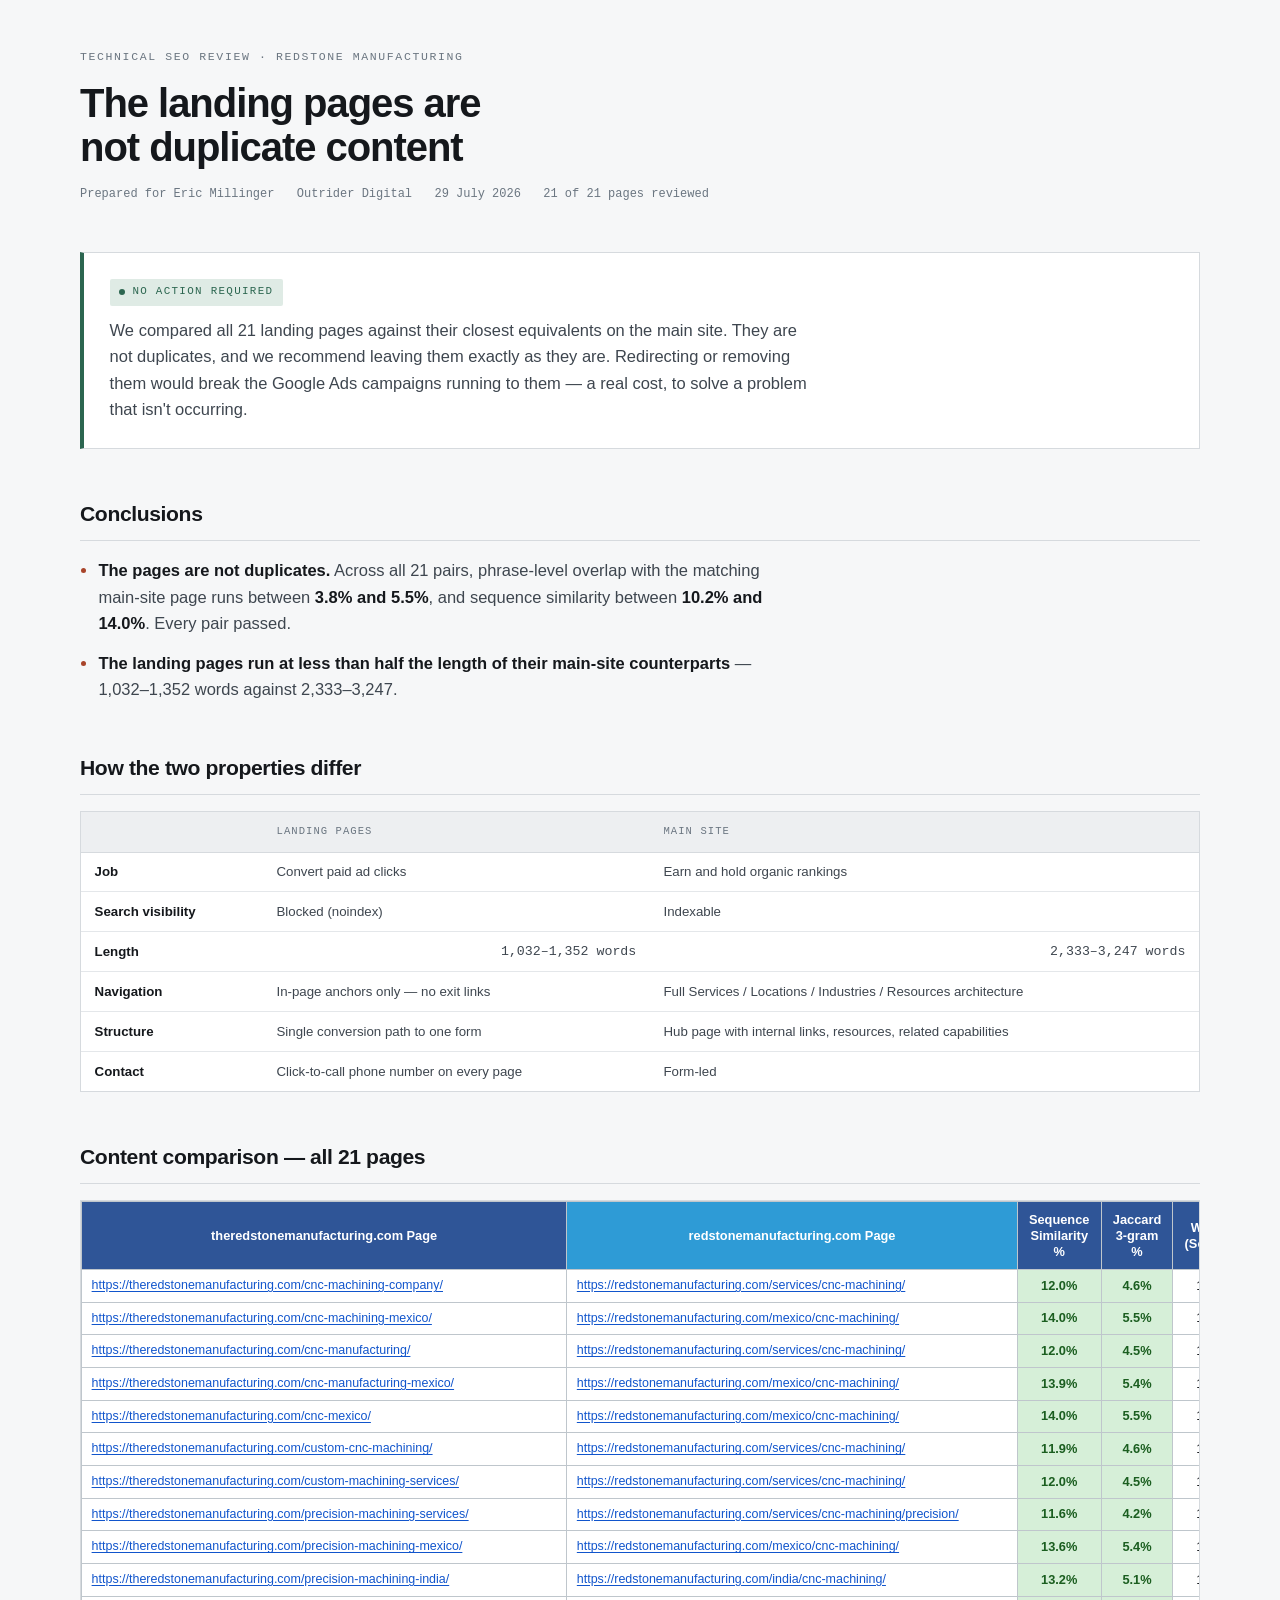
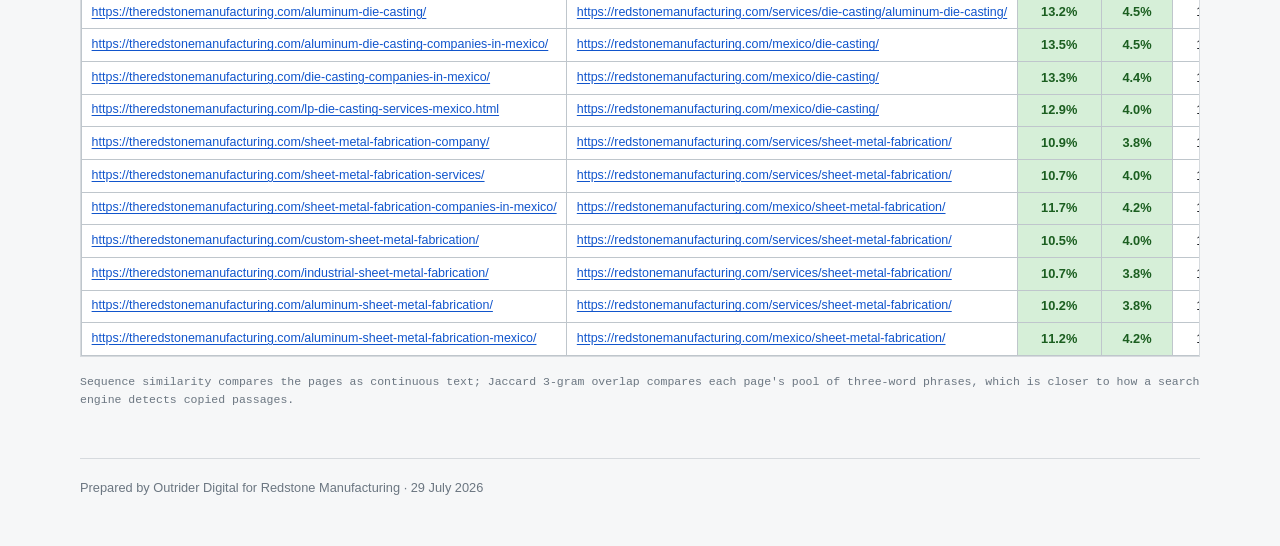
<file: redstone-manufacturing/duplicate-content-review/index.html>
<!DOCTYPE html>
<html lang="en">
<head>
<meta charset="UTF-8">
<meta name="viewport" content="width=device-width, initial-scale=1.0">
<meta name="robots" content="noindex, nofollow">
<meta name="description" content="Technical SEO review: theredstonemanufacturing.com landing pages vs redstonemanufacturing.com. Prepared by Outrider Digital, 29 July 2026.">
<title>Duplicate Content Review — theredstonemanufacturing.com</title>

<style>
  /* reset */
  *, *::before, *::after { box-sizing: border-box; margin: 0; padding: 0; }
  html { -webkit-text-size-adjust: 100%; }
  img { max-width: 100%; height: auto; display: block; }

  :root {
    color-scheme: light dark;
    --paper:#F6F7F8; --surface:#FFFFFF; --surface-2:#EDEFF1;
    --ink:#15181C; --ink-2:#3E464F; --steel:#6B7681;
    --rule:#D6DADE; --rule-soft:#E4E7EA;
    --rust:#A8442A; --pass:#2C6650; --pass-soft:#DFEBE5;

    /* spreadsheet-style tokens */
    --th-bg:#2F5597; --th-bg-alt:#2E9BD6; --th-ink:#FFFFFF;
    --cell-green:#D6EFD8; --cell-green-ink:#1B5E20;
    --link:#1155CC; --grid:#BFC6CC;

    --sans: ui-sans-serif, -apple-system, BlinkMacSystemFont, "Segoe UI", Roboto, "Helvetica Neue", Arial, sans-serif;
    --mono: ui-monospace, "SF Mono", SFMono-Regular, "JetBrains Mono", Menlo, Consolas, monospace;
    --pad: clamp(1.25rem, 5vw, 3rem);
  }
  @media (prefers-color-scheme: dark) {
    :root {
      --paper:#131619; --surface:#1A1E22; --surface-2:#22272C;
      --ink:#E7EAEC; --ink-2:#B4BBC2; --steel:#8B959E;
      --rule:#333A41; --rule-soft:#272D33;
      --rust:#DA6D4B; --pass:#6FBE9B; --pass-soft:#172A23;
      --th-bg:#24457B; --th-bg-alt:#1F7BAD; --th-ink:#F2F5F7;
      --cell-green:#1C3823; --cell-green-ink:#9EDCA8;
      --link:#7FB0F5; --grid:#3A424A;
    }
  }
  :root[data-theme="dark"] {
    --paper:#131619; --surface:#1A1E22; --surface-2:#22272C;
    --ink:#E7EAEC; --ink-2:#B4BBC2; --steel:#8B959E;
    --rule:#333A41; --rule-soft:#272D33;
    --rust:#DA6D4B; --pass:#6FBE9B; --pass-soft:#172A23;
    --th-bg:#24457B; --th-bg-alt:#1F7BAD; --th-ink:#F2F5F7;
    --cell-green:#1C3823; --cell-green-ink:#9EDCA8;
    --link:#7FB0F5; --grid:#3A424A;
  }
  :root[data-theme="light"] {
    --paper:#F6F7F8; --surface:#FFFFFF; --surface-2:#EDEFF1;
    --ink:#15181C; --ink-2:#3E464F; --steel:#6B7681;
    --rule:#D6DADE; --rule-soft:#E4E7EA;
    --rust:#A8442A; --pass:#2C6650; --pass-soft:#DFEBE5;
    --th-bg:#2F5597; --th-bg-alt:#2E9BD6; --th-ink:#FFFFFF;
    --cell-green:#D6EFD8; --cell-green-ink:#1B5E20;
    --link:#1155CC; --grid:#BFC6CC;
  }

  body {
    background: var(--paper); color: var(--ink);
    font-family: var(--sans); font-size: 16.5px; line-height: 1.6;
    -webkit-font-smoothing: antialiased;
  }
  .wrap {
    max-width: 76rem; margin-inline: auto; padding: var(--pad);
    display: flex; flex-direction: column; gap: clamp(2rem, 4vw, 3rem);
  }
  p, li { color: var(--ink-2); }
  strong { color: var(--ink); font-weight: 620; }

  .eyebrow {
    font-family: var(--mono); font-size: 0.72rem; letter-spacing: 0.14em;
    text-transform: uppercase; color: var(--steel);
  }
  h1 {
    font-size: clamp(1.7rem, 4vw, 2.5rem); line-height: 1.08;
    letter-spacing: -0.026em; font-weight: 660; text-wrap: balance; max-width: 22ch;
  }
  header { display: flex; flex-direction: column; gap: 1rem; }
  .meta {
    font-family: var(--mono); font-size: 0.75rem; color: var(--steel);
    display: flex; flex-wrap: wrap; gap: 0.4rem 1.4rem;
  }

  h2 {
    font-size: clamp(1.1rem, 2.2vw, 1.32rem); letter-spacing: -0.018em;
    font-weight: 640; padding-bottom: 0.6rem;
    border-bottom: 1px solid var(--rule); text-wrap: balance;
  }
  section { display: flex; flex-direction: column; gap: 1rem; }

  .findings { display: flex; flex-direction: column; gap: 0.85rem; padding-left: 1.15rem; }
  .findings li::marker { color: var(--rust); }
  .findings li { max-width: 76ch; }

  .verdict {
    background: var(--surface); border: 1px solid var(--rule);
    border-left: 4px solid var(--pass);
    padding: clamp(1.1rem, 3vw, 1.6rem);
    display: flex; flex-direction: column; gap: 0.7rem;
  }
  .pill {
    display: inline-flex; align-items: center; gap: 0.45rem; align-self: flex-start;
    font-family: var(--mono); font-size: 0.68rem; letter-spacing: 0.12em;
    text-transform: uppercase; padding: 0.3rem 0.6rem; border-radius: 2px;
    background: var(--pass-soft); color: var(--pass);
  }
  .pill::before { content:""; width:6px; height:6px; border-radius:50%; background: currentColor; }
  .verdict p { max-width: 76ch; }

  .tablewrap { overflow-x: auto; border: 1px solid var(--rule); background: var(--surface); }

  /* generic table (properties comparison) */
  table { border-collapse: collapse; width: 100%; font-size: 0.83rem; }
  .plain thead th {
    background: var(--surface-2); text-align: left;
    font-family: var(--mono); font-size: 0.66rem; letter-spacing: 0.1em;
    text-transform: uppercase; color: var(--steel); font-weight: 500;
    padding: 0.7rem 0.85rem; border-bottom: 1px solid var(--rule); white-space: nowrap;
  }
  .plain tbody td {
    padding: 0.55rem 0.85rem; border-bottom: 1px solid var(--rule-soft);
    color: var(--ink-2); vertical-align: top;
  }
  .plain tbody tr:last-child td { border-bottom: 0; }
  .plain td.n { font-family: var(--mono); font-variant-numeric: tabular-nums; text-align: right; white-space: nowrap; }

  /* spreadsheet-style table (the SEO analysis) */
  .sheet { font-size: 0.8rem; }
  .sheet th, .sheet td { border: 1px solid var(--grid); }
  .sheet thead th {
    background: var(--th-bg); color: var(--th-ink);
    font-weight: 700; text-align: center; padding: 0.6rem 0.7rem;
    line-height: 1.25; vertical-align: middle;
  }
  .sheet thead th.alt { background: var(--th-bg-alt); }
  .sheet tbody td { padding: 0.35rem 0.6rem; color: var(--ink-2); white-space: nowrap; }
  .sheet td.url { font-size: 0.78rem; }
  .sheet td.url a { color: var(--link); text-decoration: underline; text-underline-offset: 2px; }
  .sheet td.url a:focus-visible { outline: 2px solid var(--rust); outline-offset: 2px; }
  .sheet td.pct {
    background: var(--cell-green); color: var(--cell-green-ink);
    text-align: center; font-variant-numeric: tabular-nums; font-weight: 600;
  }
  .sheet td.num { text-align: center; font-variant-numeric: tabular-nums; color: var(--ink); }
  .sheet td.status { text-align: center; font-weight: 600; color: var(--ink); }

  .cap { font-family: var(--mono); font-size: 0.72rem; color: var(--steel); }

  footer { border-top: 1px solid var(--rule); padding-top: 1.2rem; }
  footer p { font-size: 0.8rem; color: var(--steel); }
</style>
</head>
<body>

<div class="wrap">

  <header>
    <p class="eyebrow">Technical SEO Review · Redstone Manufacturing</p>
    <h1>The landing pages are not duplicate content</h1>
    <p class="meta">
      <span>Prepared for Eric Millinger</span>
      <span>Outrider Digital</span>
      <span>29 July 2026</span>
      <span>21 of 21 pages reviewed</span>
    </p>
  </header>

  <div class="verdict">
    <span class="pill">No action required</span>
    <p>
      We compared all 21 landing pages against their closest equivalents on the main site. They are not
      duplicates, and we recommend leaving them exactly as they are. Redirecting or removing them would break
      the Google Ads campaigns running to them — a real cost, to solve a problem that isn't occurring.
    </p>
  </div>

  <section>
    <h2>Conclusions</h2>
    <ul class="findings">
      <li>
        <strong>The pages are not duplicates.</strong> Across all 21 pairs, phrase-level overlap with the
        matching main-site page runs between <strong>3.8% and 5.5%</strong>, and sequence similarity between
        <strong>10.2% and 14.0%</strong>. Every pair passed.
      </li>
      <li>
        <strong>The landing pages run at less than half the length of their main-site counterparts</strong> —
        1,032–1,352 words against 2,333–3,247.
      </li>
    </ul>
  </section>

  <section>
    <h2>How the two properties differ</h2>
    <div class="tablewrap">
      <table class="plain">
        <thead>
          <tr><th>&nbsp;</th><th>Landing pages</th><th>Main site</th></tr>
        </thead>
        <tbody>
          <tr><td><strong>Job</strong></td><td>Convert paid ad clicks</td><td>Earn and hold organic rankings</td></tr>
          <tr><td><strong>Search visibility</strong></td><td>Blocked (noindex)</td><td>Indexable</td></tr>
          <tr><td><strong>Length</strong></td><td class="n">1,032–1,352 words</td><td class="n">2,333–3,247 words</td></tr>
          <tr><td><strong>Navigation</strong></td><td>In-page anchors only — no exit links</td><td>Full Services / Locations / Industries / Resources architecture</td></tr>
          <tr><td><strong>Structure</strong></td><td>Single conversion path to one form</td><td>Hub page with internal links, resources, related capabilities</td></tr>
          <tr><td><strong>Contact</strong></td><td>Click-to-call phone number on every page</td><td>Form-led</td></tr>
        </tbody>
      </table>
    </div>
  </section>

  <section>
    <h2>Content comparison — all 21 pages</h2>
    <div class="tablewrap">
      <table class="sheet">
        <thead>
          <tr>
            <th>theredstonemanufacturing.com Page</th>
            <th class="alt">redstonemanufacturing.com Page</th>
            <th>Sequence<br>Similarity %</th>
            <th>Jaccard<br>3-gram %</th>
            <th>Words<br>(Source)</th>
            <th>Words<br>(Target)</th>
            <th>Status</th>
          </tr>
        </thead>
        <tbody>
          <tr><td class="url"><a href="https://theredstonemanufacturing.com/cnc-machining-company/">https://theredstonemanufacturing.com/cnc-machining-company/</a></td><td class="url"><a href="https://redstonemanufacturing.com/services/cnc-machining/">https://redstonemanufacturing.com/services/cnc-machining/</a></td><td class="pct">12.0%</td><td class="pct">4.6%</td><td class="num">1288</td><td class="num">3247</td><td class="status">OK</td></tr>
          <tr><td class="url"><a href="https://theredstonemanufacturing.com/cnc-machining-mexico/">https://theredstonemanufacturing.com/cnc-machining-mexico/</a></td><td class="url"><a href="https://redstonemanufacturing.com/mexico/cnc-machining/">https://redstonemanufacturing.com/mexico/cnc-machining/</a></td><td class="pct">14.0%</td><td class="pct">5.5%</td><td class="num">1305</td><td class="num">2603</td><td class="status">OK</td></tr>
          <tr><td class="url"><a href="https://theredstonemanufacturing.com/cnc-manufacturing/">https://theredstonemanufacturing.com/cnc-manufacturing/</a></td><td class="url"><a href="https://redstonemanufacturing.com/services/cnc-machining/">https://redstonemanufacturing.com/services/cnc-machining/</a></td><td class="pct">12.0%</td><td class="pct">4.5%</td><td class="num">1287</td><td class="num">3247</td><td class="status">OK</td></tr>
          <tr><td class="url"><a href="https://theredstonemanufacturing.com/cnc-manufacturing-mexico/">https://theredstonemanufacturing.com/cnc-manufacturing-mexico/</a></td><td class="url"><a href="https://redstonemanufacturing.com/mexico/cnc-machining/">https://redstonemanufacturing.com/mexico/cnc-machining/</a></td><td class="pct">13.9%</td><td class="pct">5.4%</td><td class="num">1311</td><td class="num">2603</td><td class="status">OK</td></tr>
          <tr><td class="url"><a href="https://theredstonemanufacturing.com/cnc-mexico/">https://theredstonemanufacturing.com/cnc-mexico/</a></td><td class="url"><a href="https://redstonemanufacturing.com/mexico/cnc-machining/">https://redstonemanufacturing.com/mexico/cnc-machining/</a></td><td class="pct">14.0%</td><td class="pct">5.5%</td><td class="num">1308</td><td class="num">2603</td><td class="status">OK</td></tr>
          <tr><td class="url"><a href="https://theredstonemanufacturing.com/custom-cnc-machining/">https://theredstonemanufacturing.com/custom-cnc-machining/</a></td><td class="url"><a href="https://redstonemanufacturing.com/services/cnc-machining/">https://redstonemanufacturing.com/services/cnc-machining/</a></td><td class="pct">11.9%</td><td class="pct">4.6%</td><td class="num">1289</td><td class="num">3247</td><td class="status">OK</td></tr>
          <tr><td class="url"><a href="https://theredstonemanufacturing.com/custom-machining-services/">https://theredstonemanufacturing.com/custom-machining-services/</a></td><td class="url"><a href="https://redstonemanufacturing.com/services/cnc-machining/">https://redstonemanufacturing.com/services/cnc-machining/</a></td><td class="pct">12.0%</td><td class="pct">4.5%</td><td class="num">1288</td><td class="num">3247</td><td class="status">OK</td></tr>
          <tr><td class="url"><a href="https://theredstonemanufacturing.com/precision-machining-services/">https://theredstonemanufacturing.com/precision-machining-services/</a></td><td class="url"><a href="https://redstonemanufacturing.com/services/cnc-machining/precision/">https://redstonemanufacturing.com/services/cnc-machining/precision/</a></td><td class="pct">11.6%</td><td class="pct">4.2%</td><td class="num">1285</td><td class="num">2333</td><td class="status">OK</td></tr>
          <tr><td class="url"><a href="https://theredstonemanufacturing.com/precision-machining-mexico/">https://theredstonemanufacturing.com/precision-machining-mexico/</a></td><td class="url"><a href="https://redstonemanufacturing.com/mexico/cnc-machining/">https://redstonemanufacturing.com/mexico/cnc-machining/</a></td><td class="pct">13.6%</td><td class="pct">5.4%</td><td class="num">1318</td><td class="num">2603</td><td class="status">OK</td></tr>
          <tr><td class="url"><a href="https://theredstonemanufacturing.com/precision-machining-india/">https://theredstonemanufacturing.com/precision-machining-india/</a></td><td class="url"><a href="https://redstonemanufacturing.com/india/cnc-machining/">https://redstonemanufacturing.com/india/cnc-machining/</a></td><td class="pct">13.2%</td><td class="pct">5.1%</td><td class="num">1352</td><td class="num">2637</td><td class="status">OK</td></tr>
          <tr><td class="url"><a href="https://theredstonemanufacturing.com/aluminum-die-casting/">https://theredstonemanufacturing.com/aluminum-die-casting/</a></td><td class="url"><a href="https://redstonemanufacturing.com/services/die-casting/aluminum-die-casting/">https://redstonemanufacturing.com/services/die-casting/aluminum-die-casting/</a></td><td class="pct">13.2%</td><td class="pct">4.5%</td><td class="num">1032</td><td class="num">2703</td><td class="status">OK</td></tr>
          <tr><td class="url"><a href="https://theredstonemanufacturing.com/aluminum-die-casting-companies-in-mexico/">https://theredstonemanufacturing.com/aluminum-die-casting-companies-in-mexico/</a></td><td class="url"><a href="https://redstonemanufacturing.com/mexico/die-casting/">https://redstonemanufacturing.com/mexico/die-casting/</a></td><td class="pct">13.5%</td><td class="pct">4.5%</td><td class="num">1041</td><td class="num">2687</td><td class="status">OK</td></tr>
          <tr><td class="url"><a href="https://theredstonemanufacturing.com/die-casting-companies-in-mexico/">https://theredstonemanufacturing.com/die-casting-companies-in-mexico/</a></td><td class="url"><a href="https://redstonemanufacturing.com/mexico/die-casting/">https://redstonemanufacturing.com/mexico/die-casting/</a></td><td class="pct">13.3%</td><td class="pct">4.4%</td><td class="num">1040</td><td class="num">2687</td><td class="status">OK</td></tr>
          <tr><td class="url"><a href="https://theredstonemanufacturing.com/lp-die-casting-services-mexico.html">https://theredstonemanufacturing.com/lp-die-casting-services-mexico.html</a></td><td class="url"><a href="https://redstonemanufacturing.com/mexico/die-casting/">https://redstonemanufacturing.com/mexico/die-casting/</a></td><td class="pct">12.9%</td><td class="pct">4.0%</td><td class="num">1047</td><td class="num">2687</td><td class="status">OK</td></tr>
          <tr><td class="url"><a href="https://theredstonemanufacturing.com/sheet-metal-fabrication-company/">https://theredstonemanufacturing.com/sheet-metal-fabrication-company/</a></td><td class="url"><a href="https://redstonemanufacturing.com/services/sheet-metal-fabrication/">https://redstonemanufacturing.com/services/sheet-metal-fabrication/</a></td><td class="pct">10.9%</td><td class="pct">3.8%</td><td class="num">1130</td><td class="num">2853</td><td class="status">OK</td></tr>
          <tr><td class="url"><a href="https://theredstonemanufacturing.com/sheet-metal-fabrication-services/">https://theredstonemanufacturing.com/sheet-metal-fabrication-services/</a></td><td class="url"><a href="https://redstonemanufacturing.com/services/sheet-metal-fabrication/">https://redstonemanufacturing.com/services/sheet-metal-fabrication/</a></td><td class="pct">10.7%</td><td class="pct">4.0%</td><td class="num">1087</td><td class="num">2853</td><td class="status">OK</td></tr>
          <tr><td class="url"><a href="https://theredstonemanufacturing.com/sheet-metal-fabrication-companies-in-mexico/">https://theredstonemanufacturing.com/sheet-metal-fabrication-companies-in-mexico/</a></td><td class="url"><a href="https://redstonemanufacturing.com/mexico/sheet-metal-fabrication/">https://redstonemanufacturing.com/mexico/sheet-metal-fabrication/</a></td><td class="pct">11.7%</td><td class="pct">4.2%</td><td class="num">1121</td><td class="num">2532</td><td class="status">OK</td></tr>
          <tr><td class="url"><a href="https://theredstonemanufacturing.com/custom-sheet-metal-fabrication/">https://theredstonemanufacturing.com/custom-sheet-metal-fabrication/</a></td><td class="url"><a href="https://redstonemanufacturing.com/services/sheet-metal-fabrication/">https://redstonemanufacturing.com/services/sheet-metal-fabrication/</a></td><td class="pct">10.5%</td><td class="pct">4.0%</td><td class="num">1089</td><td class="num">2853</td><td class="status">OK</td></tr>
          <tr><td class="url"><a href="https://theredstonemanufacturing.com/industrial-sheet-metal-fabrication/">https://theredstonemanufacturing.com/industrial-sheet-metal-fabrication/</a></td><td class="url"><a href="https://redstonemanufacturing.com/services/sheet-metal-fabrication/">https://redstonemanufacturing.com/services/sheet-metal-fabrication/</a></td><td class="pct">10.7%</td><td class="pct">3.8%</td><td class="num">1157</td><td class="num">2853</td><td class="status">OK</td></tr>
          <tr><td class="url"><a href="https://theredstonemanufacturing.com/aluminum-sheet-metal-fabrication/">https://theredstonemanufacturing.com/aluminum-sheet-metal-fabrication/</a></td><td class="url"><a href="https://redstonemanufacturing.com/services/sheet-metal-fabrication/">https://redstonemanufacturing.com/services/sheet-metal-fabrication/</a></td><td class="pct">10.2%</td><td class="pct">3.8%</td><td class="num">1093</td><td class="num">2853</td><td class="status">OK</td></tr>
          <tr><td class="url"><a href="https://theredstonemanufacturing.com/aluminum-sheet-metal-fabrication-mexico/">https://theredstonemanufacturing.com/aluminum-sheet-metal-fabrication-mexico/</a></td><td class="url"><a href="https://redstonemanufacturing.com/mexico/sheet-metal-fabrication/">https://redstonemanufacturing.com/mexico/sheet-metal-fabrication/</a></td><td class="pct">11.2%</td><td class="pct">4.2%</td><td class="num">1107</td><td class="num">2532</td><td class="status">OK</td></tr>
        </tbody>
      </table>
    </div>
    <p class="cap">
      Sequence similarity compares the pages as continuous text; Jaccard 3-gram overlap compares each page's
      pool of three-word phrases, which is closer to how a search engine detects copied passages.
    </p>
  </section>

  <footer>
    <p>Prepared by Outrider Digital for Redstone Manufacturing · 29 July 2026</p>
  </footer>

</div>
</body>
</html>
</file>
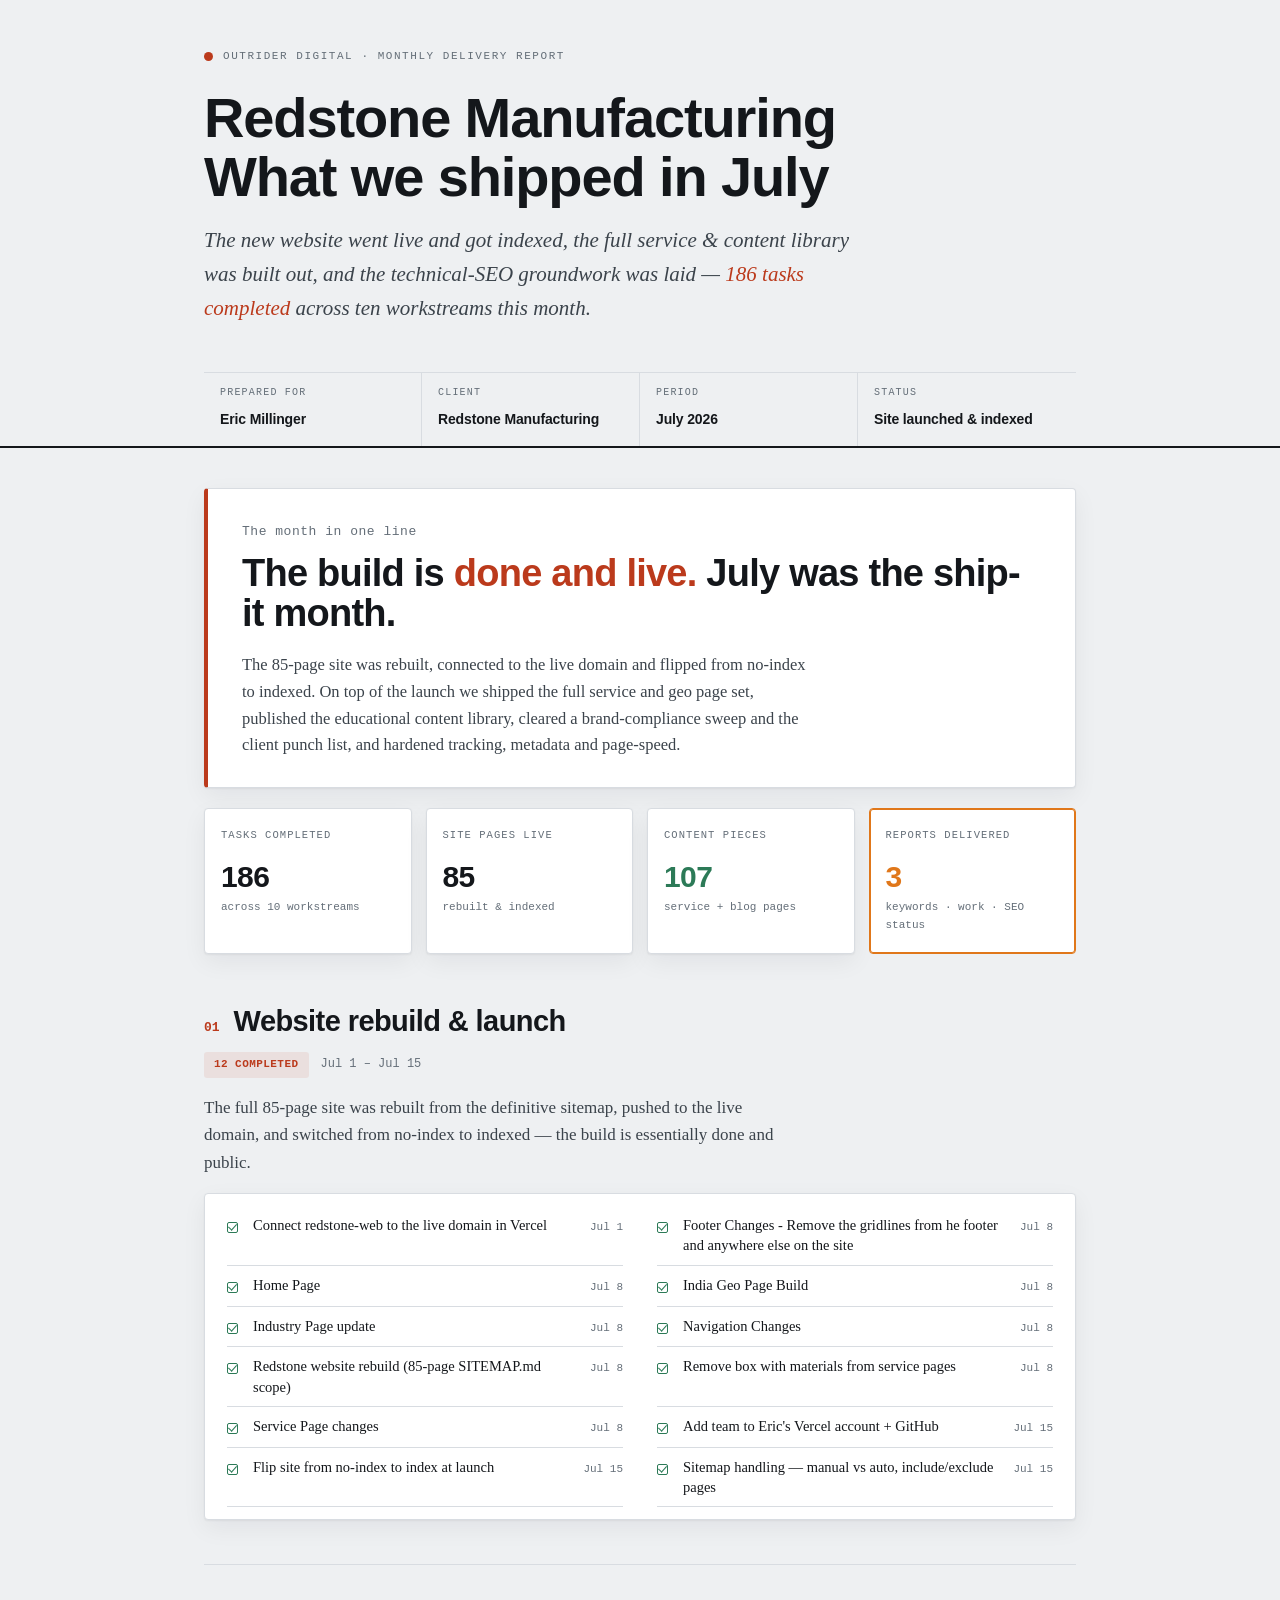
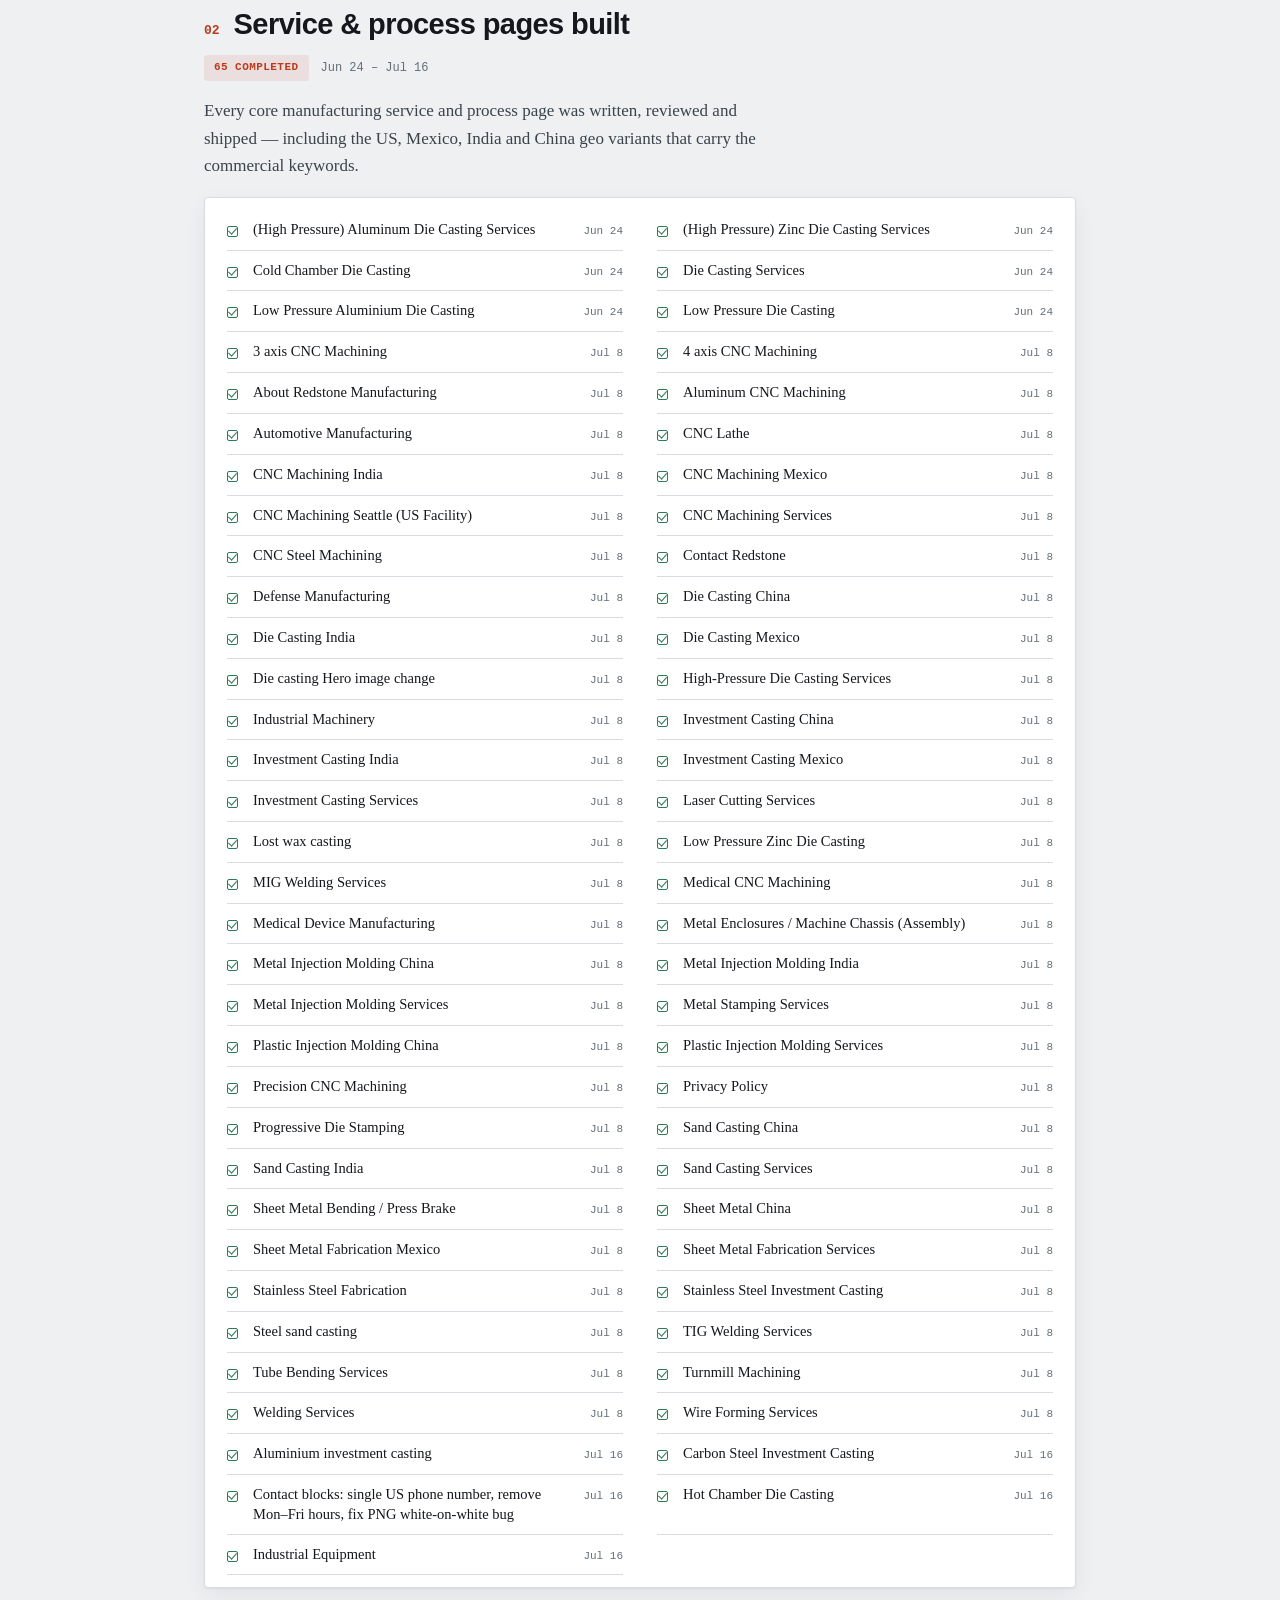
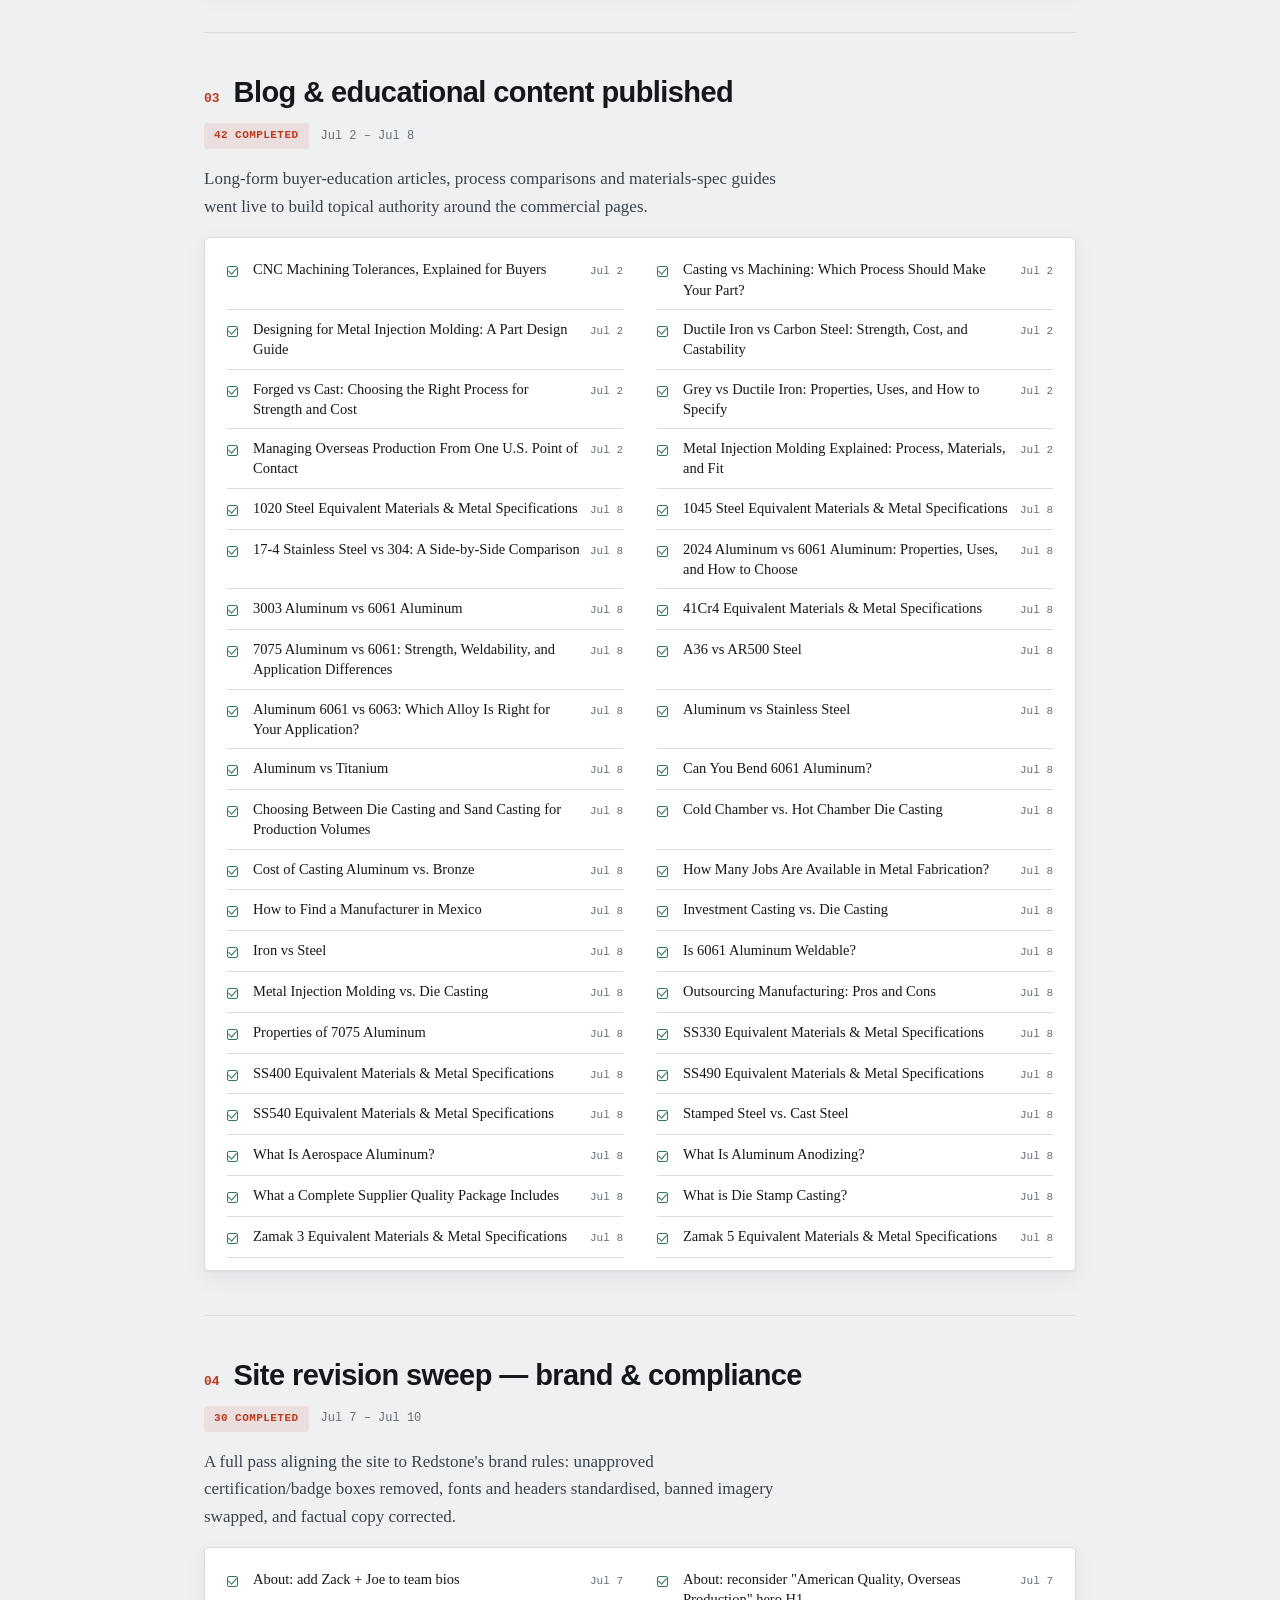
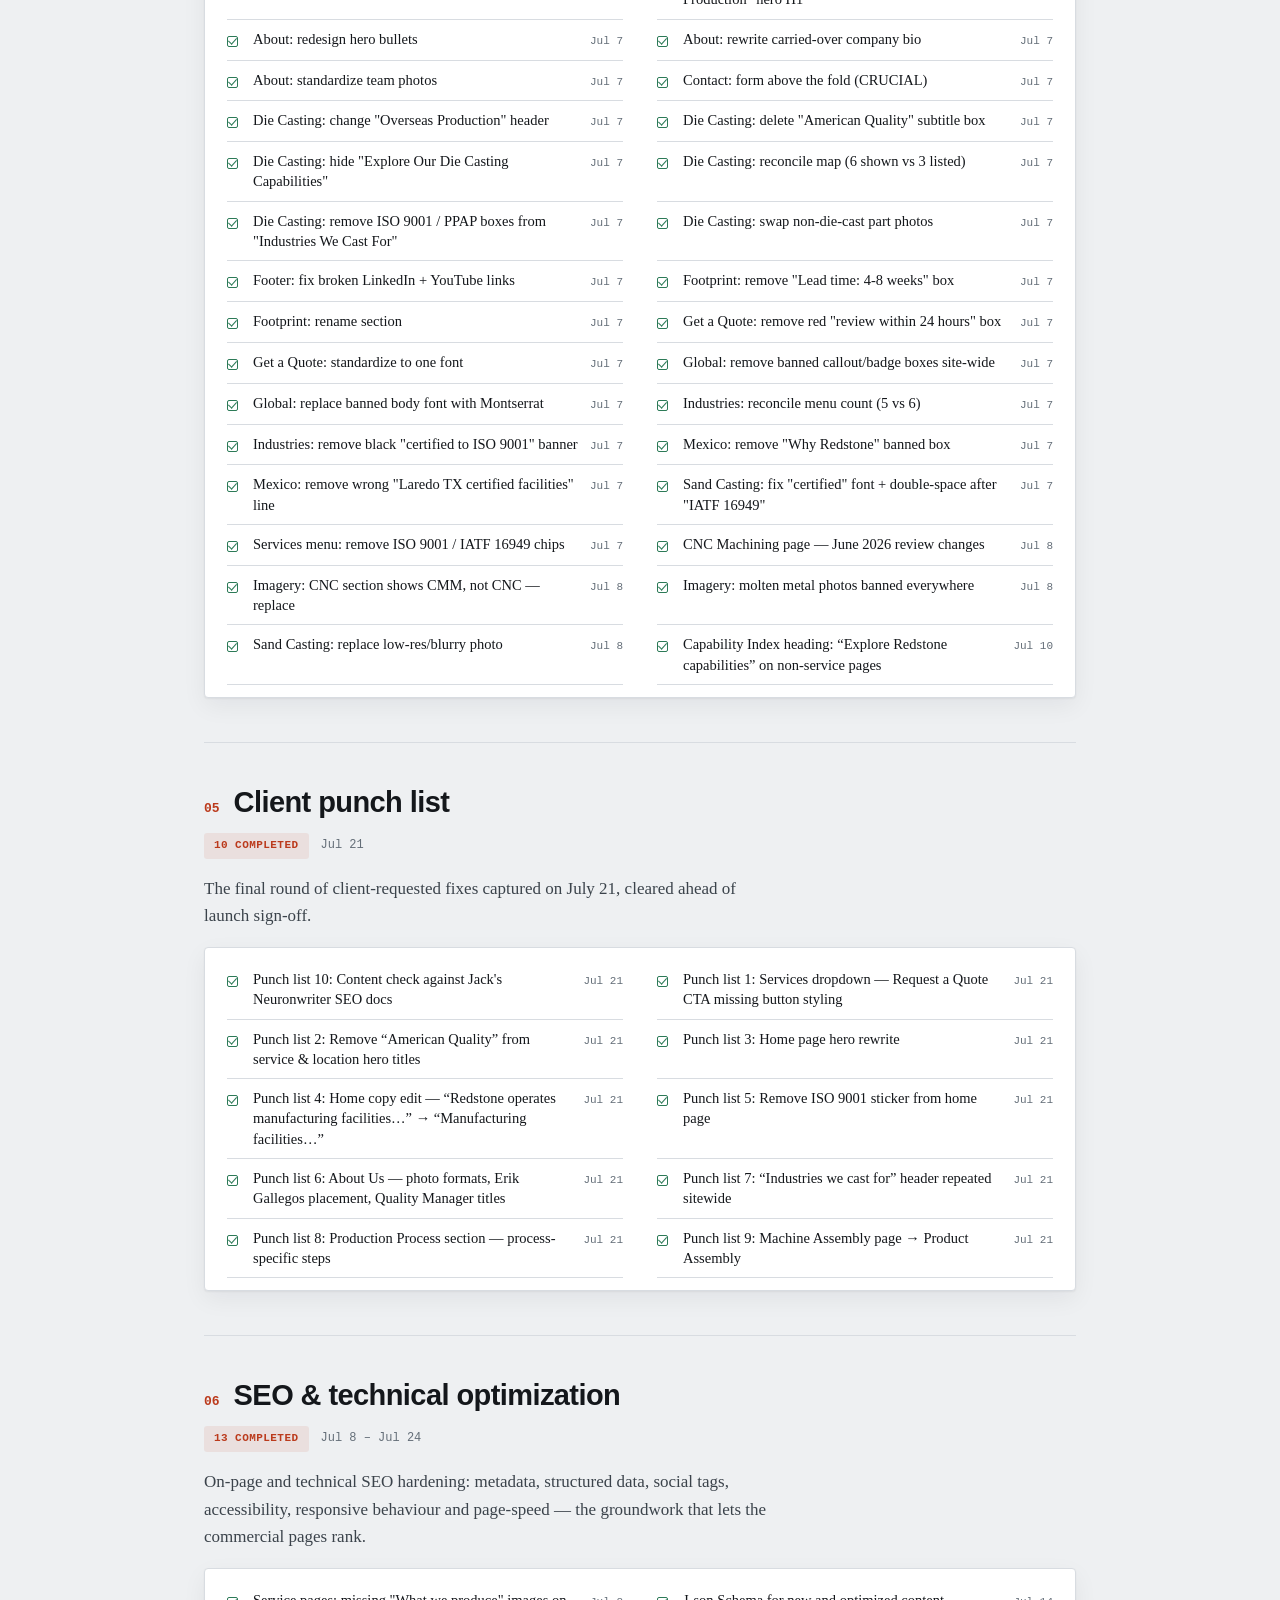
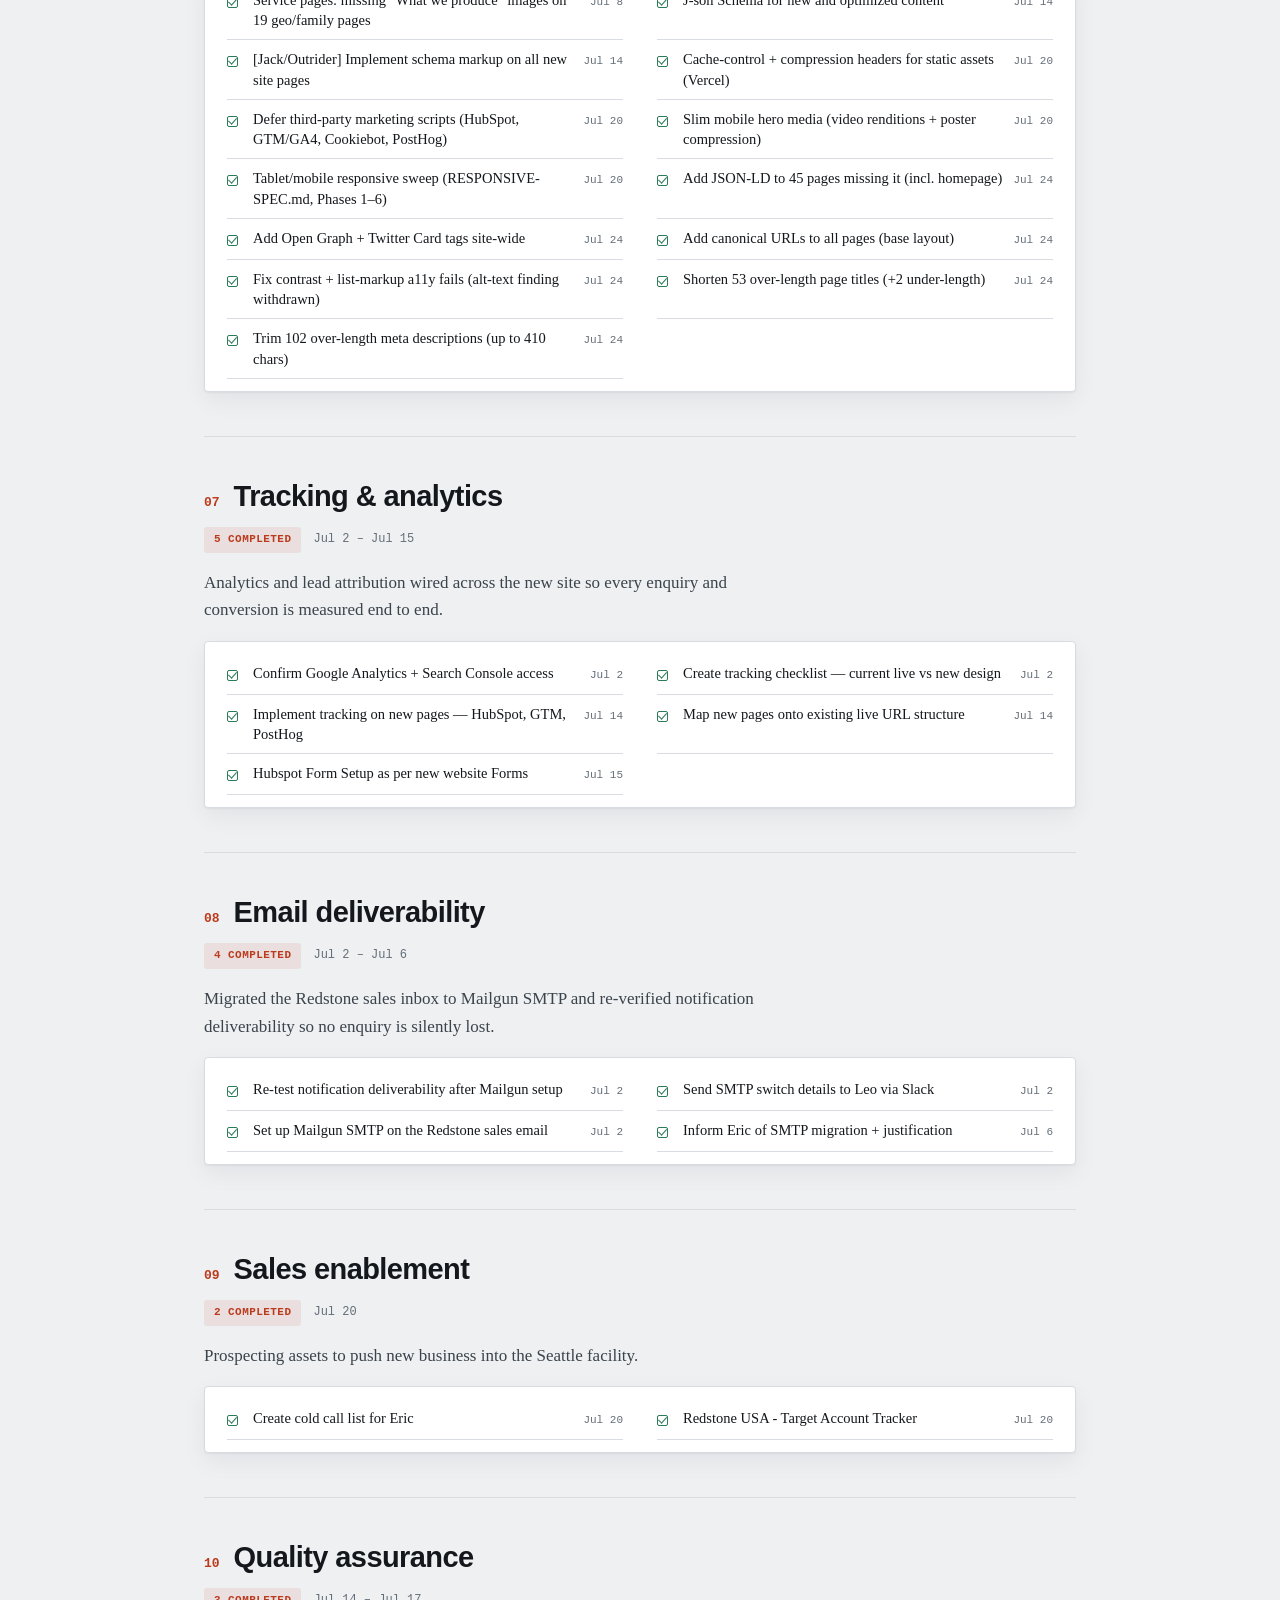
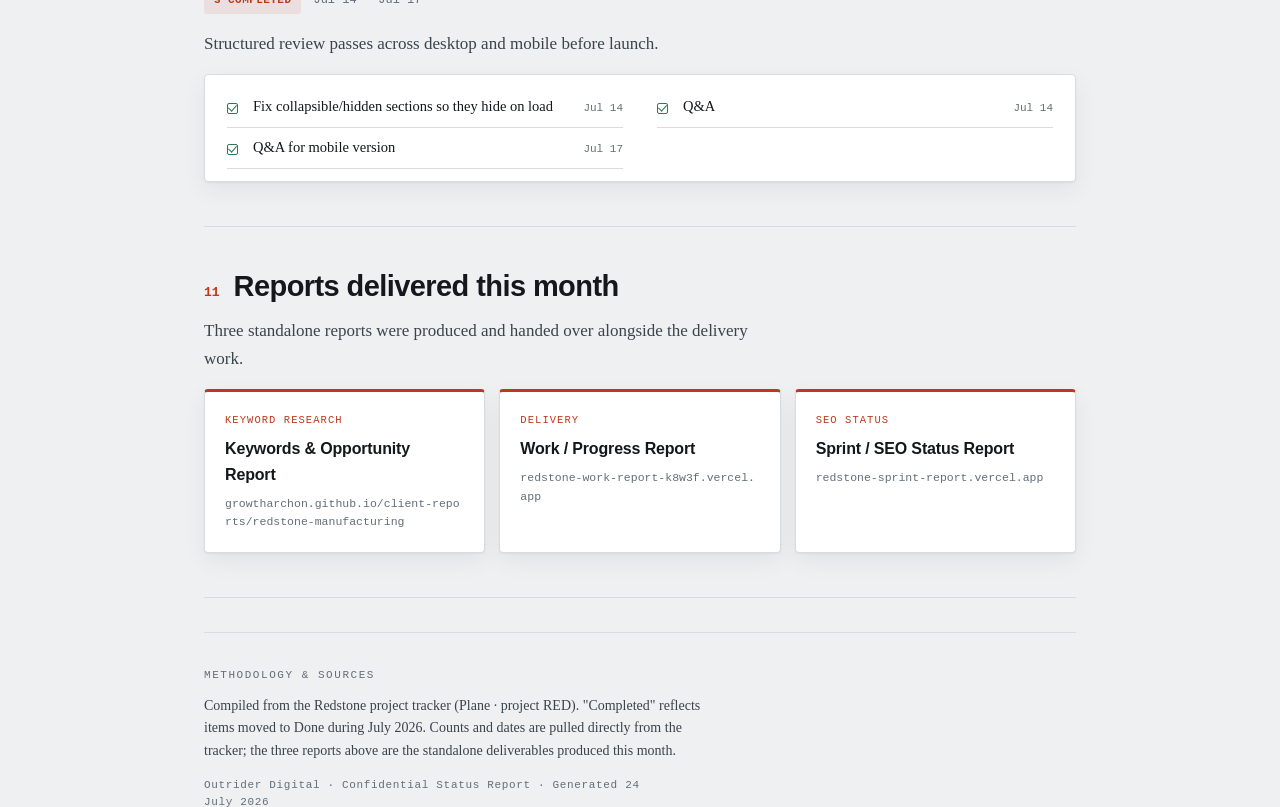
<file: redstone-manufacturing/july-2026/index.html>
<!DOCTYPE html>
<html lang="en">
<head>
<meta charset="utf-8">
<meta name="viewport" content="width=device-width, initial-scale=1">
<title>Redstone Manufacturing — July 2026 Delivery Report</title>
<meta name="robots" content="noindex">
<style>
:root{
  --ground:#EEF0F2; --surface:#FFFFFF; --surface-2:#F6F7F9;
  --ink:#14171B; --ink-2:#3B434B; --steel:#646E78; --line:#D8DCE1;
  --ember:#BB3A1C; --molten:#E0771A; --good:#2C7A57; --good-bg:rgba(44,122,87,.10);
  --shadow:0 1px 2px rgba(20,23,27,.05),0 8px 24px rgba(20,23,27,.06);
  --font-display:"Helvetica Neue",Helvetica,Arial,sans-serif;
  --font-body:"Iowan Old Style","Palatino Linotype",Palatino,"Book Antiqua",Georgia,serif;
  --font-mono:ui-monospace,"SF Mono","Cascadia Code",Menlo,Consolas,monospace;
}
@media (prefers-color-scheme:dark){:root{
  --ground:#121418; --surface:#1A1D22; --surface-2:#20242A;
  --ink:#ECEEF1; --ink-2:#B6BDC5; --steel:#8B949D; --line:#2E343B;
  --ember:#DE5730; --molten:#F0913E; --good:#43A279; --good-bg:rgba(67,162,121,.12);
  --shadow:0 1px 2px rgba(0,0,0,.3),0 10px 30px rgba(0,0,0,.35);
}}
:root[data-theme="light"]{--ground:#EEF0F2;--surface:#FFFFFF;--surface-2:#F6F7F9;--ink:#14171B;--ink-2:#3B434B;--steel:#646E78;--line:#D8DCE1;--ember:#BB3A1C;--molten:#E0771A;--good:#2C7A57;--good-bg:rgba(44,122,87,.10);--shadow:0 1px 2px rgba(20,23,27,.05),0 8px 24px rgba(20,23,27,.06);}
:root[data-theme="dark"]{--ground:#121418;--surface:#1A1D22;--surface-2:#20242A;--ink:#ECEEF1;--ink-2:#B6BDC5;--steel:#8B949D;--line:#2E343B;--ember:#DE5730;--molten:#F0913E;--good:#43A279;--good-bg:rgba(67,162,121,.12);--shadow:0 1px 2px rgba(0,0,0,.3),0 10px 30px rgba(0,0,0,.35);}
*{box-sizing:border-box}
body{margin:0;background:var(--ground);color:var(--ink);font-family:var(--font-body);font-size:17px;line-height:1.62;-webkit-font-smoothing:antialiased;}
.wrap{max-width:920px;margin:0 auto;padding:0 24px;}
.label{font-family:var(--font-mono);font-size:11px;letter-spacing:.14em;text-transform:uppercase;color:var(--steel);}
h1,h2,h3{font-family:var(--font-display);font-weight:800;letter-spacing:-.02em;text-wrap:balance;line-height:1.06;margin:0;}
p{margin:0 0 1em;max-width:70ch;}
a{color:var(--ember);text-decoration:none;}
strong{font-weight:700;} em{font-style:italic;}
.rule{height:1px;background:var(--line);border:0;margin:34px 0 0;}

header{border-bottom:2px solid var(--ink);}
.mast{padding:48px 0 26px;}
.mast .ey{display:flex;align-items:center;gap:10px;margin-bottom:22px;}
.mast .ey .dot{width:9px;height:9px;background:var(--ember);border-radius:50%;flex:none;}
.mast h1{font-size:clamp(32px,6vw,56px);}
.mast .sub{font-family:var(--font-body);font-style:italic;color:var(--ink-2);font-size:clamp(17px,2.4vw,21px);margin-top:16px;max-width:64ch;}
.mast .sub em{font-style:italic;color:var(--ember);}
.titleblock{display:grid;grid-template-columns:repeat(4,1fr);border-top:1px solid var(--line);}
.titleblock .cell{padding:12px 16px 14px;border-right:1px solid var(--line);}
.titleblock .cell:last-child{border-right:0;}
.titleblock .k{font-family:var(--font-mono);font-size:10px;letter-spacing:.12em;text-transform:uppercase;color:var(--steel);display:block;margin-bottom:4px;}
.titleblock .v{font-family:var(--font-display);font-weight:700;font-size:14px;letter-spacing:-.01em;}
@media(max-width:620px){.titleblock{grid-template-columns:repeat(2,1fr);} .titleblock .cell:nth-child(2){border-right:0;}}

section{padding:44px 0;border-bottom:1px solid var(--line);}
section.first{border-bottom:0;padding:40px 0 8px;}
.sechead{display:flex;align-items:baseline;gap:14px;margin-bottom:14px;}
.sechead .num{font-family:var(--font-mono);font-size:13px;color:var(--ember);font-weight:600;padding-top:3px;}
.sechead h2{font-size:clamp(21px,3.4vw,29px);}
.secmeta{display:flex;align-items:center;gap:12px;margin:0 0 16px 0;}
.pill{font-family:var(--font-mono);font-size:11px;font-weight:600;letter-spacing:.04em;text-transform:uppercase;color:var(--ember);background:var(--good-bg);background:rgba(187,58,28,.09);border-radius:3px;padding:4px 10px;}
.range{font-family:var(--font-mono);font-size:12px;color:var(--steel);}
.lead{color:var(--ink-2);max-width:68ch;}

.verdict{background:var(--surface);border:1px solid var(--line);border-left:4px solid var(--ember);border-radius:4px;padding:32px 34px 28px;box-shadow:var(--shadow);}
.verdict .q{font-family:var(--font-mono);font-size:13px;letter-spacing:.04em;color:var(--steel);margin-bottom:12px;}
.verdict .a{font-family:var(--font-display);font-weight:800;font-size:clamp(24px,4.2vw,38px);letter-spacing:-.02em;line-height:1.05;margin-bottom:18px;}
.verdict .a em{font-style:normal;color:var(--ember);}
.verdict p{font-size:16.5px;color:var(--ink-2);margin-bottom:0;}

.stats{display:grid;grid-template-columns:repeat(4,1fr);gap:14px;margin-top:20px;}
@media(max-width:720px){.stats{grid-template-columns:repeat(2,1fr);}}
.tile{background:var(--surface);border:1px solid var(--line);border-radius:4px;padding:18px 16px;box-shadow:var(--shadow);}
.tile .t-k{font-family:var(--font-mono);font-size:10.5px;letter-spacing:.1em;text-transform:uppercase;color:var(--steel);margin-bottom:12px;min-height:2.2em;}
.tile .t-v{font-family:var(--font-display);font-weight:800;font-size:30px;letter-spacing:-.02em;line-height:1;}
.tile .t-s{font-family:var(--font-mono);font-size:11px;color:var(--steel);margin-top:7px;}
.tile.pass .t-v{color:var(--good);}
.tile.hot{border-color:var(--molten);box-shadow:0 0 0 1px var(--molten) inset;}
.tile.hot .t-v{color:var(--molten);}

.card{background:var(--surface);border:1px solid var(--line);border-radius:4px;padding:12px 22px;box-shadow:var(--shadow);}
.checklist{list-style:none;margin:0;padding:0;display:grid;grid-template-columns:1fr 1fr;gap:0 34px;}
@media(max-width:680px){.checklist{grid-template-columns:1fr;}}
.checklist li{display:grid;grid-template-columns:16px 1fr auto;align-items:baseline;gap:10px;padding:9px 0;border-bottom:1px solid var(--line);}
.checklist .tk{width:11px;height:11px;border-radius:2px;border:1.5px solid var(--good);position:relative;top:3px;}
.checklist .tk::after{content:"";position:absolute;left:2px;top:-1px;width:4px;height:7px;border:solid var(--good);border-width:0 1.5px 1.5px 0;transform:rotate(42deg);}
.checklist .tt{font-family:var(--font-body);font-size:14.5px;line-height:1.4;color:var(--ink);}
.checklist .td{font-family:var(--font-mono);font-size:11px;color:var(--steel);white-space:nowrap;}

.reps{display:grid;grid-template-columns:repeat(3,1fr);gap:14px;}
@media(max-width:720px){.reps{grid-template-columns:1fr;}}
.rep{display:flex;flex-direction:column;gap:7px;background:var(--surface);border:1px solid var(--line);border-top:3px solid var(--ember);border-radius:4px;padding:20px 20px;box-shadow:var(--shadow);}
.rep .rk{font-family:var(--font-mono);font-size:10.5px;letter-spacing:.1em;text-transform:uppercase;color:var(--ember);}
.rep .rt{font-family:var(--font-display);font-weight:700;font-size:16px;color:var(--ink);letter-spacing:-.01em;}
.rep .ru{font-family:var(--font-mono);font-size:11.5px;color:var(--steel);word-break:break-all;}

footer{padding:26px 0 60px;}
.fmeta{margin-bottom:8px;} .fbody{font-size:14px;color:var(--ink-2);max-width:72ch;}
.fsign{font-family:var(--font-mono);font-size:11px;letter-spacing:.06em;color:var(--steel);margin-top:14px;}
</style>

</head>
<body>
<header><div class="wrap">
  <div class="mast">
    <div class="ey"><span class="dot"></span><span class="label">Outrider Digital · Monthly Delivery Report</span></div>
    <h1>Redstone Manufacturing<br>What we shipped in July</h1>
    <p class="sub">The new website went live and got indexed, the full service &amp; content library was built out, and the technical-SEO groundwork was laid — <em>186 tasks completed</em> across ten workstreams this month.</p>
  </div>
  <div class="titleblock">
    <div class="cell"><span class="k">Prepared for</span><span class="v">Eric Millinger</span></div>
    <div class="cell"><span class="k">Client</span><span class="v">Redstone Manufacturing</span></div>
    <div class="cell"><span class="k">Period</span><span class="v">July 2026</span></div>
    <div class="cell"><span class="k">Status</span><span class="v">Site launched &amp; indexed</span></div>
  </div>
</div></header>
<div class="wrap"><section class="first">
  <div class="verdict">
    <div class="q">The month in one line</div>
    <div class="a">The build is <em>done and live.</em> July was the ship-it month.</div>
    <p>The 85-page site was rebuilt, connected to the live domain and flipped from no-index to indexed. On top of the launch we shipped the full service and geo page set, published the educational content library, cleared a brand-compliance sweep and the client punch list, and hardened tracking, metadata and page-speed.</p>
  </div>
  <div class="stats">
    <div class="tile"><div class="t-k">Tasks completed</div><div class="t-v">186</div><div class="t-s">across 10 workstreams</div></div>
    <div class="tile"><div class="t-k">Site pages live</div><div class="t-v">85</div><div class="t-s">rebuilt &amp; indexed</div></div>
    <div class="tile pass"><div class="t-k">Content pieces</div><div class="t-v">107</div><div class="t-s">service + blog pages</div></div>
    <div class="tile hot"><div class="t-k">Reports delivered</div><div class="t-v">3</div><div class="t-s">keywords · work · SEO status</div></div>
  </div>
</section></div>
<div class="wrap">
<section>
  <div class="sechead"><span class="num">01</span><h2>Website rebuild &amp; launch</h2></div>
  <div class="secmeta"><span class="pill">12 completed</span><span class="range">Jul 1 – Jul 15</span></div>
  <p class="lead">The full 85-page site was rebuilt from the definitive sitemap, pushed to the live domain, and switched from no-index to indexed — the build is essentially done and public.</p>
  <div class="card"><ul class="checklist"><li><span class="tk"></span><span class="tt">Connect redstone-web to the live domain in Vercel</span><span class="td">Jul 1</span></li><li><span class="tk"></span><span class="tt">Footer Changes - Remove the gridlines from he footer and anywhere else on the site</span><span class="td">Jul 8</span></li><li><span class="tk"></span><span class="tt">Home Page</span><span class="td">Jul 8</span></li><li><span class="tk"></span><span class="tt">India Geo Page Build</span><span class="td">Jul 8</span></li><li><span class="tk"></span><span class="tt">Industry Page update</span><span class="td">Jul 8</span></li><li><span class="tk"></span><span class="tt">Navigation Changes</span><span class="td">Jul 8</span></li><li><span class="tk"></span><span class="tt">Redstone website rebuild (85-page SITEMAP.md scope)</span><span class="td">Jul 8</span></li><li><span class="tk"></span><span class="tt">Remove box with materials from service pages</span><span class="td">Jul 8</span></li><li><span class="tk"></span><span class="tt">Service Page changes</span><span class="td">Jul 8</span></li><li><span class="tk"></span><span class="tt">Add team to Eric&#x27;s Vercel account + GitHub</span><span class="td">Jul 15</span></li><li><span class="tk"></span><span class="tt">Flip site from no-index to index at launch</span><span class="td">Jul 15</span></li><li><span class="tk"></span><span class="tt">Sitemap handling — manual vs auto, include/exclude pages</span><span class="td">Jul 15</span></li></ul></div>
</section>
<section>
  <div class="sechead"><span class="num">02</span><h2>Service &amp; process pages built</h2></div>
  <div class="secmeta"><span class="pill">65 completed</span><span class="range">Jun 24 – Jul 16</span></div>
  <p class="lead">Every core manufacturing service and process page was written, reviewed and shipped — including the US, Mexico, India and China geo variants that carry the commercial keywords.</p>
  <div class="card"><ul class="checklist"><li><span class="tk"></span><span class="tt">(High Pressure) Aluminum Die Casting Services</span><span class="td">Jun 24</span></li><li><span class="tk"></span><span class="tt">(High Pressure) Zinc Die Casting Services</span><span class="td">Jun 24</span></li><li><span class="tk"></span><span class="tt">Cold Chamber Die Casting</span><span class="td">Jun 24</span></li><li><span class="tk"></span><span class="tt">Die Casting Services</span><span class="td">Jun 24</span></li><li><span class="tk"></span><span class="tt">Low Pressure Aluminium Die Casting</span><span class="td">Jun 24</span></li><li><span class="tk"></span><span class="tt">Low Pressure Die Casting</span><span class="td">Jun 24</span></li><li><span class="tk"></span><span class="tt">3 axis CNC Machining</span><span class="td">Jul 8</span></li><li><span class="tk"></span><span class="tt">4 axis CNC Machining</span><span class="td">Jul 8</span></li><li><span class="tk"></span><span class="tt">About Redstone Manufacturing</span><span class="td">Jul 8</span></li><li><span class="tk"></span><span class="tt">Aluminum CNC Machining</span><span class="td">Jul 8</span></li><li><span class="tk"></span><span class="tt">Automotive Manufacturing</span><span class="td">Jul 8</span></li><li><span class="tk"></span><span class="tt">CNC Lathe</span><span class="td">Jul 8</span></li><li><span class="tk"></span><span class="tt">CNC Machining India</span><span class="td">Jul 8</span></li><li><span class="tk"></span><span class="tt">CNC Machining Mexico</span><span class="td">Jul 8</span></li><li><span class="tk"></span><span class="tt">CNC Machining Seattle (US Facility)</span><span class="td">Jul 8</span></li><li><span class="tk"></span><span class="tt">CNC Machining Services</span><span class="td">Jul 8</span></li><li><span class="tk"></span><span class="tt">CNC Steel Machining</span><span class="td">Jul 8</span></li><li><span class="tk"></span><span class="tt">Contact Redstone</span><span class="td">Jul 8</span></li><li><span class="tk"></span><span class="tt">Defense Manufacturing</span><span class="td">Jul 8</span></li><li><span class="tk"></span><span class="tt">Die Casting China</span><span class="td">Jul 8</span></li><li><span class="tk"></span><span class="tt">Die Casting India</span><span class="td">Jul 8</span></li><li><span class="tk"></span><span class="tt">Die Casting Mexico</span><span class="td">Jul 8</span></li><li><span class="tk"></span><span class="tt">Die casting Hero image change</span><span class="td">Jul 8</span></li><li><span class="tk"></span><span class="tt">High-Pressure Die Casting Services</span><span class="td">Jul 8</span></li><li><span class="tk"></span><span class="tt">Industrial Machinery</span><span class="td">Jul 8</span></li><li><span class="tk"></span><span class="tt">Investment Casting China</span><span class="td">Jul 8</span></li><li><span class="tk"></span><span class="tt">Investment Casting India</span><span class="td">Jul 8</span></li><li><span class="tk"></span><span class="tt">Investment Casting Mexico</span><span class="td">Jul 8</span></li><li><span class="tk"></span><span class="tt">Investment Casting Services</span><span class="td">Jul 8</span></li><li><span class="tk"></span><span class="tt">Laser Cutting Services</span><span class="td">Jul 8</span></li><li><span class="tk"></span><span class="tt">Lost wax casting</span><span class="td">Jul 8</span></li><li><span class="tk"></span><span class="tt">Low Pressure Zinc Die Casting</span><span class="td">Jul 8</span></li><li><span class="tk"></span><span class="tt">MIG Welding Services</span><span class="td">Jul 8</span></li><li><span class="tk"></span><span class="tt">Medical CNC Machining</span><span class="td">Jul 8</span></li><li><span class="tk"></span><span class="tt">Medical Device Manufacturing</span><span class="td">Jul 8</span></li><li><span class="tk"></span><span class="tt">Metal Enclosures / Machine Chassis (Assembly)</span><span class="td">Jul 8</span></li><li><span class="tk"></span><span class="tt">Metal Injection Molding China</span><span class="td">Jul 8</span></li><li><span class="tk"></span><span class="tt">Metal Injection Molding India</span><span class="td">Jul 8</span></li><li><span class="tk"></span><span class="tt">Metal Injection Molding Services</span><span class="td">Jul 8</span></li><li><span class="tk"></span><span class="tt">Metal Stamping Services</span><span class="td">Jul 8</span></li><li><span class="tk"></span><span class="tt">Plastic Injection Molding China</span><span class="td">Jul 8</span></li><li><span class="tk"></span><span class="tt">Plastic Injection Molding Services</span><span class="td">Jul 8</span></li><li><span class="tk"></span><span class="tt">Precision CNC Machining</span><span class="td">Jul 8</span></li><li><span class="tk"></span><span class="tt">Privacy Policy</span><span class="td">Jul 8</span></li><li><span class="tk"></span><span class="tt">Progressive Die Stamping</span><span class="td">Jul 8</span></li><li><span class="tk"></span><span class="tt">Sand Casting China</span><span class="td">Jul 8</span></li><li><span class="tk"></span><span class="tt">Sand Casting India</span><span class="td">Jul 8</span></li><li><span class="tk"></span><span class="tt">Sand Casting Services</span><span class="td">Jul 8</span></li><li><span class="tk"></span><span class="tt">Sheet Metal Bending / Press Brake</span><span class="td">Jul 8</span></li><li><span class="tk"></span><span class="tt">Sheet Metal China</span><span class="td">Jul 8</span></li><li><span class="tk"></span><span class="tt">Sheet Metal Fabrication Mexico</span><span class="td">Jul 8</span></li><li><span class="tk"></span><span class="tt">Sheet Metal Fabrication Services</span><span class="td">Jul 8</span></li><li><span class="tk"></span><span class="tt">Stainless Steel Fabrication</span><span class="td">Jul 8</span></li><li><span class="tk"></span><span class="tt">Stainless Steel Investment Casting</span><span class="td">Jul 8</span></li><li><span class="tk"></span><span class="tt">Steel sand casting</span><span class="td">Jul 8</span></li><li><span class="tk"></span><span class="tt">TIG Welding Services</span><span class="td">Jul 8</span></li><li><span class="tk"></span><span class="tt">Tube Bending Services</span><span class="td">Jul 8</span></li><li><span class="tk"></span><span class="tt">Turnmill Machining</span><span class="td">Jul 8</span></li><li><span class="tk"></span><span class="tt">Welding Services</span><span class="td">Jul 8</span></li><li><span class="tk"></span><span class="tt">Wire Forming Services</span><span class="td">Jul 8</span></li><li><span class="tk"></span><span class="tt">Aluminium investment casting</span><span class="td">Jul 16</span></li><li><span class="tk"></span><span class="tt">Carbon Steel Investment Casting</span><span class="td">Jul 16</span></li><li><span class="tk"></span><span class="tt">Contact blocks: single US phone number, remove Mon–Fri hours, fix PNG white-on-white bug</span><span class="td">Jul 16</span></li><li><span class="tk"></span><span class="tt">Hot Chamber Die Casting</span><span class="td">Jul 16</span></li><li><span class="tk"></span><span class="tt">Industrial Equipment</span><span class="td">Jul 16</span></li></ul></div>
</section>
<section>
  <div class="sechead"><span class="num">03</span><h2>Blog &amp; educational content published</h2></div>
  <div class="secmeta"><span class="pill">42 completed</span><span class="range">Jul 2 – Jul 8</span></div>
  <p class="lead">Long-form buyer-education articles, process comparisons and materials-spec guides went live to build topical authority around the commercial pages.</p>
  <div class="card"><ul class="checklist"><li><span class="tk"></span><span class="tt">CNC Machining Tolerances, Explained for Buyers</span><span class="td">Jul 2</span></li><li><span class="tk"></span><span class="tt">Casting vs Machining: Which Process Should Make Your Part?</span><span class="td">Jul 2</span></li><li><span class="tk"></span><span class="tt">Designing for Metal Injection Molding: A Part Design Guide</span><span class="td">Jul 2</span></li><li><span class="tk"></span><span class="tt">Ductile Iron vs Carbon Steel: Strength, Cost, and Castability</span><span class="td">Jul 2</span></li><li><span class="tk"></span><span class="tt">Forged vs Cast: Choosing the Right Process for Strength and Cost</span><span class="td">Jul 2</span></li><li><span class="tk"></span><span class="tt">Grey vs Ductile Iron: Properties, Uses, and How to Specify</span><span class="td">Jul 2</span></li><li><span class="tk"></span><span class="tt">Managing Overseas Production From One U.S. Point of Contact</span><span class="td">Jul 2</span></li><li><span class="tk"></span><span class="tt">Metal Injection Molding Explained: Process, Materials, and Fit</span><span class="td">Jul 2</span></li><li><span class="tk"></span><span class="tt">1020 Steel Equivalent Materials &amp; Metal Specifications</span><span class="td">Jul 8</span></li><li><span class="tk"></span><span class="tt">1045 Steel Equivalent Materials &amp; Metal Specifications</span><span class="td">Jul 8</span></li><li><span class="tk"></span><span class="tt">17-4 Stainless Steel vs 304: A Side-by-Side Comparison</span><span class="td">Jul 8</span></li><li><span class="tk"></span><span class="tt">2024 Aluminum vs 6061 Aluminum: Properties, Uses, and How to Choose</span><span class="td">Jul 8</span></li><li><span class="tk"></span><span class="tt">3003 Aluminum vs 6061 Aluminum</span><span class="td">Jul 8</span></li><li><span class="tk"></span><span class="tt">41Cr4 Equivalent Materials &amp; Metal Specifications</span><span class="td">Jul 8</span></li><li><span class="tk"></span><span class="tt">7075 Aluminum vs 6061: Strength, Weldability, and Application Differences</span><span class="td">Jul 8</span></li><li><span class="tk"></span><span class="tt">A36 vs AR500 Steel</span><span class="td">Jul 8</span></li><li><span class="tk"></span><span class="tt">Aluminum 6061 vs 6063: Which Alloy Is Right for Your Application?</span><span class="td">Jul 8</span></li><li><span class="tk"></span><span class="tt">Aluminum vs Stainless Steel</span><span class="td">Jul 8</span></li><li><span class="tk"></span><span class="tt">Aluminum vs Titanium</span><span class="td">Jul 8</span></li><li><span class="tk"></span><span class="tt">Can You Bend 6061 Aluminum?</span><span class="td">Jul 8</span></li><li><span class="tk"></span><span class="tt">Choosing Between Die Casting and Sand Casting for Production Volumes</span><span class="td">Jul 8</span></li><li><span class="tk"></span><span class="tt">Cold Chamber vs. Hot Chamber Die Casting</span><span class="td">Jul 8</span></li><li><span class="tk"></span><span class="tt">Cost of Casting Aluminum vs. Bronze</span><span class="td">Jul 8</span></li><li><span class="tk"></span><span class="tt">How Many Jobs Are Available in Metal Fabrication?</span><span class="td">Jul 8</span></li><li><span class="tk"></span><span class="tt">How to Find a Manufacturer in Mexico</span><span class="td">Jul 8</span></li><li><span class="tk"></span><span class="tt">Investment Casting vs. Die Casting</span><span class="td">Jul 8</span></li><li><span class="tk"></span><span class="tt">Iron vs Steel</span><span class="td">Jul 8</span></li><li><span class="tk"></span><span class="tt">Is 6061 Aluminum Weldable?</span><span class="td">Jul 8</span></li><li><span class="tk"></span><span class="tt">Metal Injection Molding vs. Die Casting</span><span class="td">Jul 8</span></li><li><span class="tk"></span><span class="tt">Outsourcing Manufacturing: Pros and Cons</span><span class="td">Jul 8</span></li><li><span class="tk"></span><span class="tt">Properties of 7075 Aluminum</span><span class="td">Jul 8</span></li><li><span class="tk"></span><span class="tt">SS330 Equivalent Materials &amp; Metal Specifications</span><span class="td">Jul 8</span></li><li><span class="tk"></span><span class="tt">SS400 Equivalent Materials &amp; Metal Specifications</span><span class="td">Jul 8</span></li><li><span class="tk"></span><span class="tt">SS490 Equivalent Materials &amp; Metal Specifications</span><span class="td">Jul 8</span></li><li><span class="tk"></span><span class="tt">SS540 Equivalent Materials &amp; Metal Specifications</span><span class="td">Jul 8</span></li><li><span class="tk"></span><span class="tt">Stamped Steel vs. Cast Steel</span><span class="td">Jul 8</span></li><li><span class="tk"></span><span class="tt">What Is Aerospace Aluminum?</span><span class="td">Jul 8</span></li><li><span class="tk"></span><span class="tt">What Is Aluminum Anodizing?</span><span class="td">Jul 8</span></li><li><span class="tk"></span><span class="tt">What a Complete Supplier Quality Package Includes</span><span class="td">Jul 8</span></li><li><span class="tk"></span><span class="tt">What is Die Stamp Casting?</span><span class="td">Jul 8</span></li><li><span class="tk"></span><span class="tt">Zamak 3 Equivalent Materials &amp; Metal Specifications</span><span class="td">Jul 8</span></li><li><span class="tk"></span><span class="tt">Zamak 5 Equivalent Materials &amp; Metal Specifications</span><span class="td">Jul 8</span></li></ul></div>
</section>
<section>
  <div class="sechead"><span class="num">04</span><h2>Site revision sweep — brand &amp; compliance</h2></div>
  <div class="secmeta"><span class="pill">30 completed</span><span class="range">Jul 7 – Jul 10</span></div>
  <p class="lead">A full pass aligning the site to Redstone&#x27;s brand rules: unapproved certification/badge boxes removed, fonts and headers standardised, banned imagery swapped, and factual copy corrected.</p>
  <div class="card"><ul class="checklist"><li><span class="tk"></span><span class="tt">About: add Zack + Joe to team bios</span><span class="td">Jul 7</span></li><li><span class="tk"></span><span class="tt">About: reconsider &quot;American Quality, Overseas Production&quot; hero H1</span><span class="td">Jul 7</span></li><li><span class="tk"></span><span class="tt">About: redesign hero bullets</span><span class="td">Jul 7</span></li><li><span class="tk"></span><span class="tt">About: rewrite carried-over company bio</span><span class="td">Jul 7</span></li><li><span class="tk"></span><span class="tt">About: standardize team photos</span><span class="td">Jul 7</span></li><li><span class="tk"></span><span class="tt">Contact: form above the fold (CRUCIAL)</span><span class="td">Jul 7</span></li><li><span class="tk"></span><span class="tt">Die Casting: change &quot;Overseas Production&quot; header</span><span class="td">Jul 7</span></li><li><span class="tk"></span><span class="tt">Die Casting: delete &quot;American Quality&quot; subtitle box</span><span class="td">Jul 7</span></li><li><span class="tk"></span><span class="tt">Die Casting: hide &quot;Explore Our Die Casting Capabilities&quot;</span><span class="td">Jul 7</span></li><li><span class="tk"></span><span class="tt">Die Casting: reconcile map (6 shown vs 3 listed)</span><span class="td">Jul 7</span></li><li><span class="tk"></span><span class="tt">Die Casting: remove ISO 9001 / PPAP boxes from &quot;Industries We Cast For&quot;</span><span class="td">Jul 7</span></li><li><span class="tk"></span><span class="tt">Die Casting: swap non-die-cast part photos</span><span class="td">Jul 7</span></li><li><span class="tk"></span><span class="tt">Footer: fix broken LinkedIn + YouTube links</span><span class="td">Jul 7</span></li><li><span class="tk"></span><span class="tt">Footprint: remove &quot;Lead time: 4-8 weeks&quot; box</span><span class="td">Jul 7</span></li><li><span class="tk"></span><span class="tt">Footprint: rename section</span><span class="td">Jul 7</span></li><li><span class="tk"></span><span class="tt">Get a Quote: remove red &quot;review within 24 hours&quot; box</span><span class="td">Jul 7</span></li><li><span class="tk"></span><span class="tt">Get a Quote: standardize to one font</span><span class="td">Jul 7</span></li><li><span class="tk"></span><span class="tt">Global: remove banned callout/badge boxes site-wide</span><span class="td">Jul 7</span></li><li><span class="tk"></span><span class="tt">Global: replace banned body font with Montserrat</span><span class="td">Jul 7</span></li><li><span class="tk"></span><span class="tt">Industries: reconcile menu count (5 vs 6)</span><span class="td">Jul 7</span></li><li><span class="tk"></span><span class="tt">Industries: remove black &quot;certified to ISO 9001&quot; banner</span><span class="td">Jul 7</span></li><li><span class="tk"></span><span class="tt">Mexico: remove &quot;Why Redstone&quot; banned box</span><span class="td">Jul 7</span></li><li><span class="tk"></span><span class="tt">Mexico: remove wrong &quot;Laredo TX certified facilities&quot; line</span><span class="td">Jul 7</span></li><li><span class="tk"></span><span class="tt">Sand Casting: fix &quot;certified&quot; font + double-space after &quot;IATF 16949&quot;</span><span class="td">Jul 7</span></li><li><span class="tk"></span><span class="tt">Services menu: remove ISO 9001 / IATF 16949 chips</span><span class="td">Jul 7</span></li><li><span class="tk"></span><span class="tt">CNC Machining page — June 2026 review changes</span><span class="td">Jul 8</span></li><li><span class="tk"></span><span class="tt">Imagery: CNC section shows CMM, not CNC — replace</span><span class="td">Jul 8</span></li><li><span class="tk"></span><span class="tt">Imagery: molten metal photos banned everywhere</span><span class="td">Jul 8</span></li><li><span class="tk"></span><span class="tt">Sand Casting: replace low-res/blurry photo</span><span class="td">Jul 8</span></li><li><span class="tk"></span><span class="tt">Capability Index heading: “Explore Redstone capabilities” on non-service pages</span><span class="td">Jul 10</span></li></ul></div>
</section>
<section>
  <div class="sechead"><span class="num">05</span><h2>Client punch list</h2></div>
  <div class="secmeta"><span class="pill">10 completed</span><span class="range">Jul 21</span></div>
  <p class="lead">The final round of client-requested fixes captured on July 21, cleared ahead of launch sign-off.</p>
  <div class="card"><ul class="checklist"><li><span class="tk"></span><span class="tt">Punch list 10: Content check against Jack&#x27;s Neuronwriter SEO docs</span><span class="td">Jul 21</span></li><li><span class="tk"></span><span class="tt">Punch list 1: Services dropdown — Request a Quote CTA missing button styling</span><span class="td">Jul 21</span></li><li><span class="tk"></span><span class="tt">Punch list 2: Remove “American Quality” from service &amp; location hero titles</span><span class="td">Jul 21</span></li><li><span class="tk"></span><span class="tt">Punch list 3: Home page hero rewrite</span><span class="td">Jul 21</span></li><li><span class="tk"></span><span class="tt">Punch list 4: Home copy edit — “Redstone operates manufacturing facilities…” → “Manufacturing facilities…”</span><span class="td">Jul 21</span></li><li><span class="tk"></span><span class="tt">Punch list 5: Remove ISO 9001 sticker from home page</span><span class="td">Jul 21</span></li><li><span class="tk"></span><span class="tt">Punch list 6: About Us — photo formats, Erik Gallegos placement, Quality Manager titles</span><span class="td">Jul 21</span></li><li><span class="tk"></span><span class="tt">Punch list 7: “Industries we cast for” header repeated sitewide</span><span class="td">Jul 21</span></li><li><span class="tk"></span><span class="tt">Punch list 8: Production Process section — process-specific steps</span><span class="td">Jul 21</span></li><li><span class="tk"></span><span class="tt">Punch list 9: Machine Assembly page → Product Assembly</span><span class="td">Jul 21</span></li></ul></div>
</section>
<section>
  <div class="sechead"><span class="num">06</span><h2>SEO &amp; technical optimization</h2></div>
  <div class="secmeta"><span class="pill">13 completed</span><span class="range">Jul 8 – Jul 24</span></div>
  <p class="lead">On-page and technical SEO hardening: metadata, structured data, social tags, accessibility, responsive behaviour and page-speed — the groundwork that lets the commercial pages rank.</p>
  <div class="card"><ul class="checklist"><li><span class="tk"></span><span class="tt">Service pages: missing &quot;What we produce&quot; images on 19 geo/family pages</span><span class="td">Jul 8</span></li><li><span class="tk"></span><span class="tt">J-son Schema for new and optimized content</span><span class="td">Jul 14</span></li><li><span class="tk"></span><span class="tt">[Jack/Outrider] Implement schema markup on all new site pages</span><span class="td">Jul 14</span></li><li><span class="tk"></span><span class="tt">Cache-control + compression headers for static assets (Vercel)</span><span class="td">Jul 20</span></li><li><span class="tk"></span><span class="tt">Defer third-party marketing scripts (HubSpot, GTM/GA4, Cookiebot, PostHog)</span><span class="td">Jul 20</span></li><li><span class="tk"></span><span class="tt">Slim mobile hero media (video renditions + poster compression)</span><span class="td">Jul 20</span></li><li><span class="tk"></span><span class="tt">Tablet/mobile responsive sweep (RESPONSIVE-SPEC.md, Phases 1–6)</span><span class="td">Jul 20</span></li><li><span class="tk"></span><span class="tt">Add JSON-LD to 45 pages missing it (incl. homepage)</span><span class="td">Jul 24</span></li><li><span class="tk"></span><span class="tt">Add Open Graph + Twitter Card tags site-wide</span><span class="td">Jul 24</span></li><li><span class="tk"></span><span class="tt">Add canonical URLs to all pages (base layout)</span><span class="td">Jul 24</span></li><li><span class="tk"></span><span class="tt">Fix contrast + list-markup a11y fails (alt-text finding withdrawn)</span><span class="td">Jul 24</span></li><li><span class="tk"></span><span class="tt">Shorten 53 over-length page titles (+2 under-length)</span><span class="td">Jul 24</span></li><li><span class="tk"></span><span class="tt">Trim 102 over-length meta descriptions (up to 410 chars)</span><span class="td">Jul 24</span></li></ul></div>
</section>
<section>
  <div class="sechead"><span class="num">07</span><h2>Tracking &amp; analytics</h2></div>
  <div class="secmeta"><span class="pill">5 completed</span><span class="range">Jul 2 – Jul 15</span></div>
  <p class="lead">Analytics and lead attribution wired across the new site so every enquiry and conversion is measured end to end.</p>
  <div class="card"><ul class="checklist"><li><span class="tk"></span><span class="tt">Confirm Google Analytics + Search Console access</span><span class="td">Jul 2</span></li><li><span class="tk"></span><span class="tt">Create tracking checklist — current live vs new design</span><span class="td">Jul 2</span></li><li><span class="tk"></span><span class="tt">Implement tracking on new pages — HubSpot, GTM, PostHog</span><span class="td">Jul 14</span></li><li><span class="tk"></span><span class="tt">Map new pages onto existing live URL structure</span><span class="td">Jul 14</span></li><li><span class="tk"></span><span class="tt">Hubspot Form Setup as per new website Forms</span><span class="td">Jul 15</span></li></ul></div>
</section>
<section>
  <div class="sechead"><span class="num">08</span><h2>Email deliverability</h2></div>
  <div class="secmeta"><span class="pill">4 completed</span><span class="range">Jul 2 – Jul 6</span></div>
  <p class="lead">Migrated the Redstone sales inbox to Mailgun SMTP and re-verified notification deliverability so no enquiry is silently lost.</p>
  <div class="card"><ul class="checklist"><li><span class="tk"></span><span class="tt">Re-test notification deliverability after Mailgun setup</span><span class="td">Jul 2</span></li><li><span class="tk"></span><span class="tt">Send SMTP switch details to Leo via Slack</span><span class="td">Jul 2</span></li><li><span class="tk"></span><span class="tt">Set up Mailgun SMTP on the Redstone sales email</span><span class="td">Jul 2</span></li><li><span class="tk"></span><span class="tt">Inform Eric of SMTP migration + justification</span><span class="td">Jul 6</span></li></ul></div>
</section>
<section>
  <div class="sechead"><span class="num">09</span><h2>Sales enablement</h2></div>
  <div class="secmeta"><span class="pill">2 completed</span><span class="range">Jul 20</span></div>
  <p class="lead">Prospecting assets to push new business into the Seattle facility.</p>
  <div class="card"><ul class="checklist"><li><span class="tk"></span><span class="tt">Create cold call list for Eric</span><span class="td">Jul 20</span></li><li><span class="tk"></span><span class="tt">Redstone USA - Target Account Tracker</span><span class="td">Jul 20</span></li></ul></div>
</section>
<section>
  <div class="sechead"><span class="num">10</span><h2>Quality assurance</h2></div>
  <div class="secmeta"><span class="pill">3 completed</span><span class="range">Jul 14 – Jul 17</span></div>
  <p class="lead">Structured review passes across desktop and mobile before launch.</p>
  <div class="card"><ul class="checklist"><li><span class="tk"></span><span class="tt">Fix collapsible/hidden sections so they hide on load</span><span class="td">Jul 14</span></li><li><span class="tk"></span><span class="tt">Q&amp;A</span><span class="td">Jul 14</span></li><li><span class="tk"></span><span class="tt">Q&amp;A for mobile version</span><span class="td">Jul 17</span></li></ul></div>
</section>
<section>
  <div class="sechead"><span class="num">11</span><h2>Reports delivered this month</h2></div>
  <p class="lead">Three standalone reports were produced and handed over alongside the delivery work.</p>
  <div class="reps">
    <a class="rep" href="https://growtharchon.github.io/client-reports/redstone-manufacturing/" target="_blank" rel="noopener">
      <span class="rk">Keyword Research</span><span class="rt">Keywords &amp; Opportunity Report</span>
      <span class="ru">growtharchon.github.io/client-reports/redstone-manufacturing</span></a>
    <a class="rep" href="https://redstone-work-report-k8w3f.vercel.app/" target="_blank" rel="noopener">
      <span class="rk">Delivery</span><span class="rt">Work / Progress Report</span>
      <span class="ru">redstone-work-report-k8w3f.vercel.app</span></a>
    <a class="rep" href="https://redstone-sprint-report.vercel.app/" target="_blank" rel="noopener">
      <span class="rk">SEO Status</span><span class="rt">Sprint / SEO Status Report</span>
      <span class="ru">redstone-sprint-report.vercel.app</span></a>
  </div>
</section>
<hr class="rule">
<footer>
  <p class="fmeta"><span class="label">Methodology &amp; sources</span></p>
  <p class="fbody">Compiled from the Redstone project tracker (Plane · project RED). "Completed" reflects items moved to Done during July 2026. Counts and dates are pulled directly from the tracker; the three reports above are the standalone deliverables produced this month.</p>
  <p class="fsign">Outrider Digital · Confidential Status Report · Generated 24 July 2026</p>
</footer>
</div>
</body>
</html>
</file>
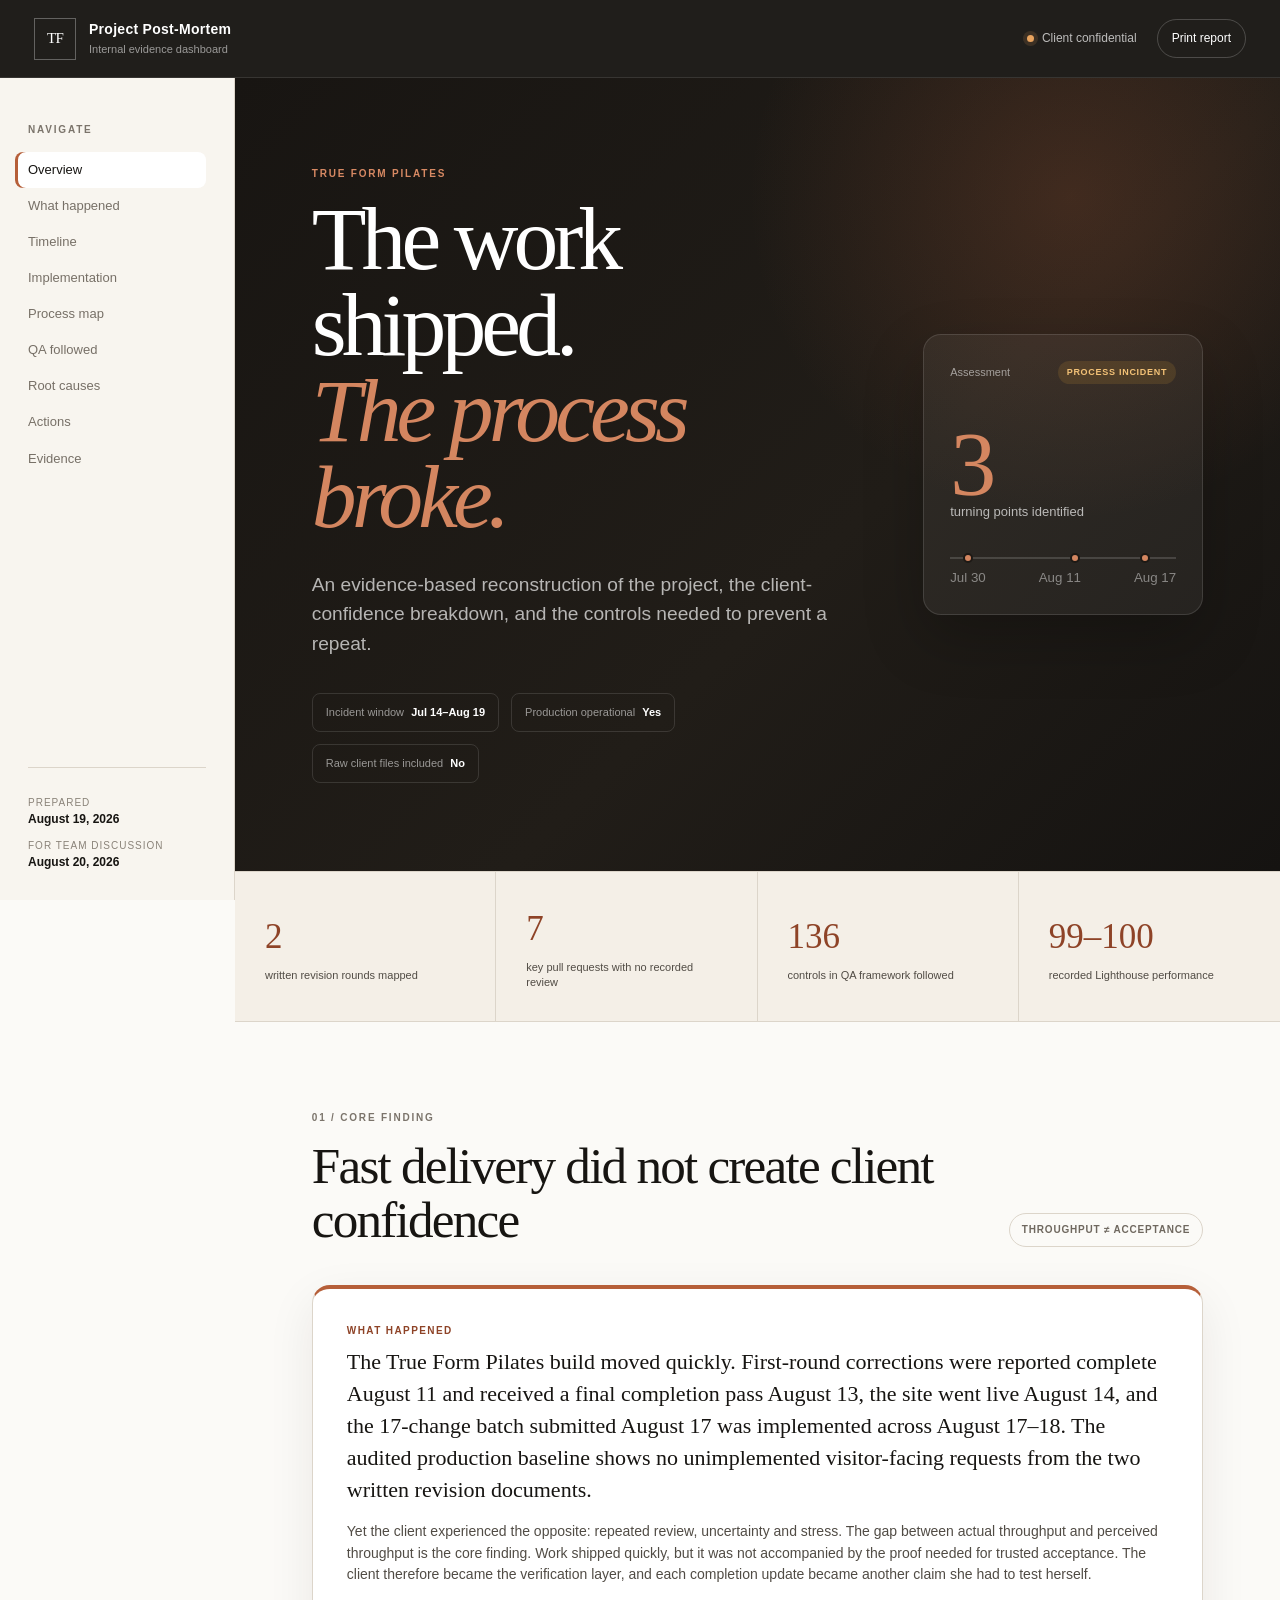
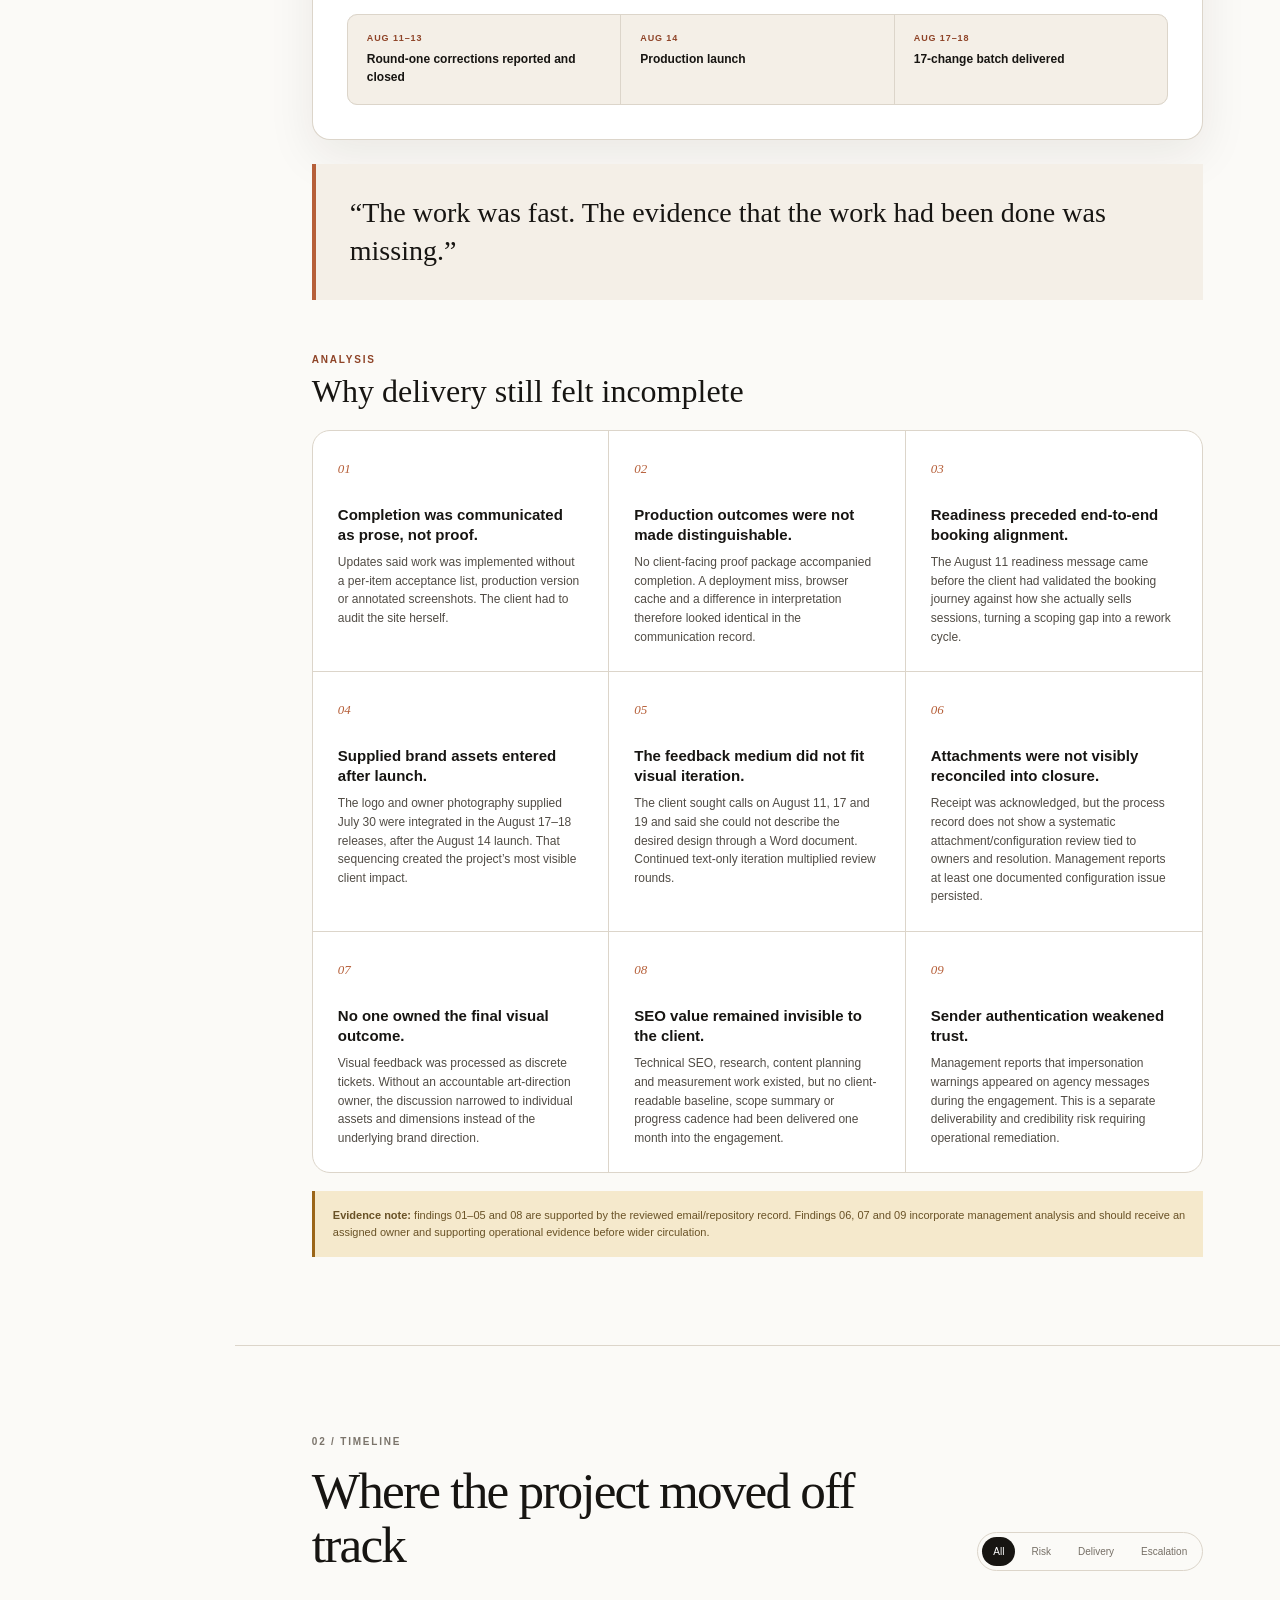
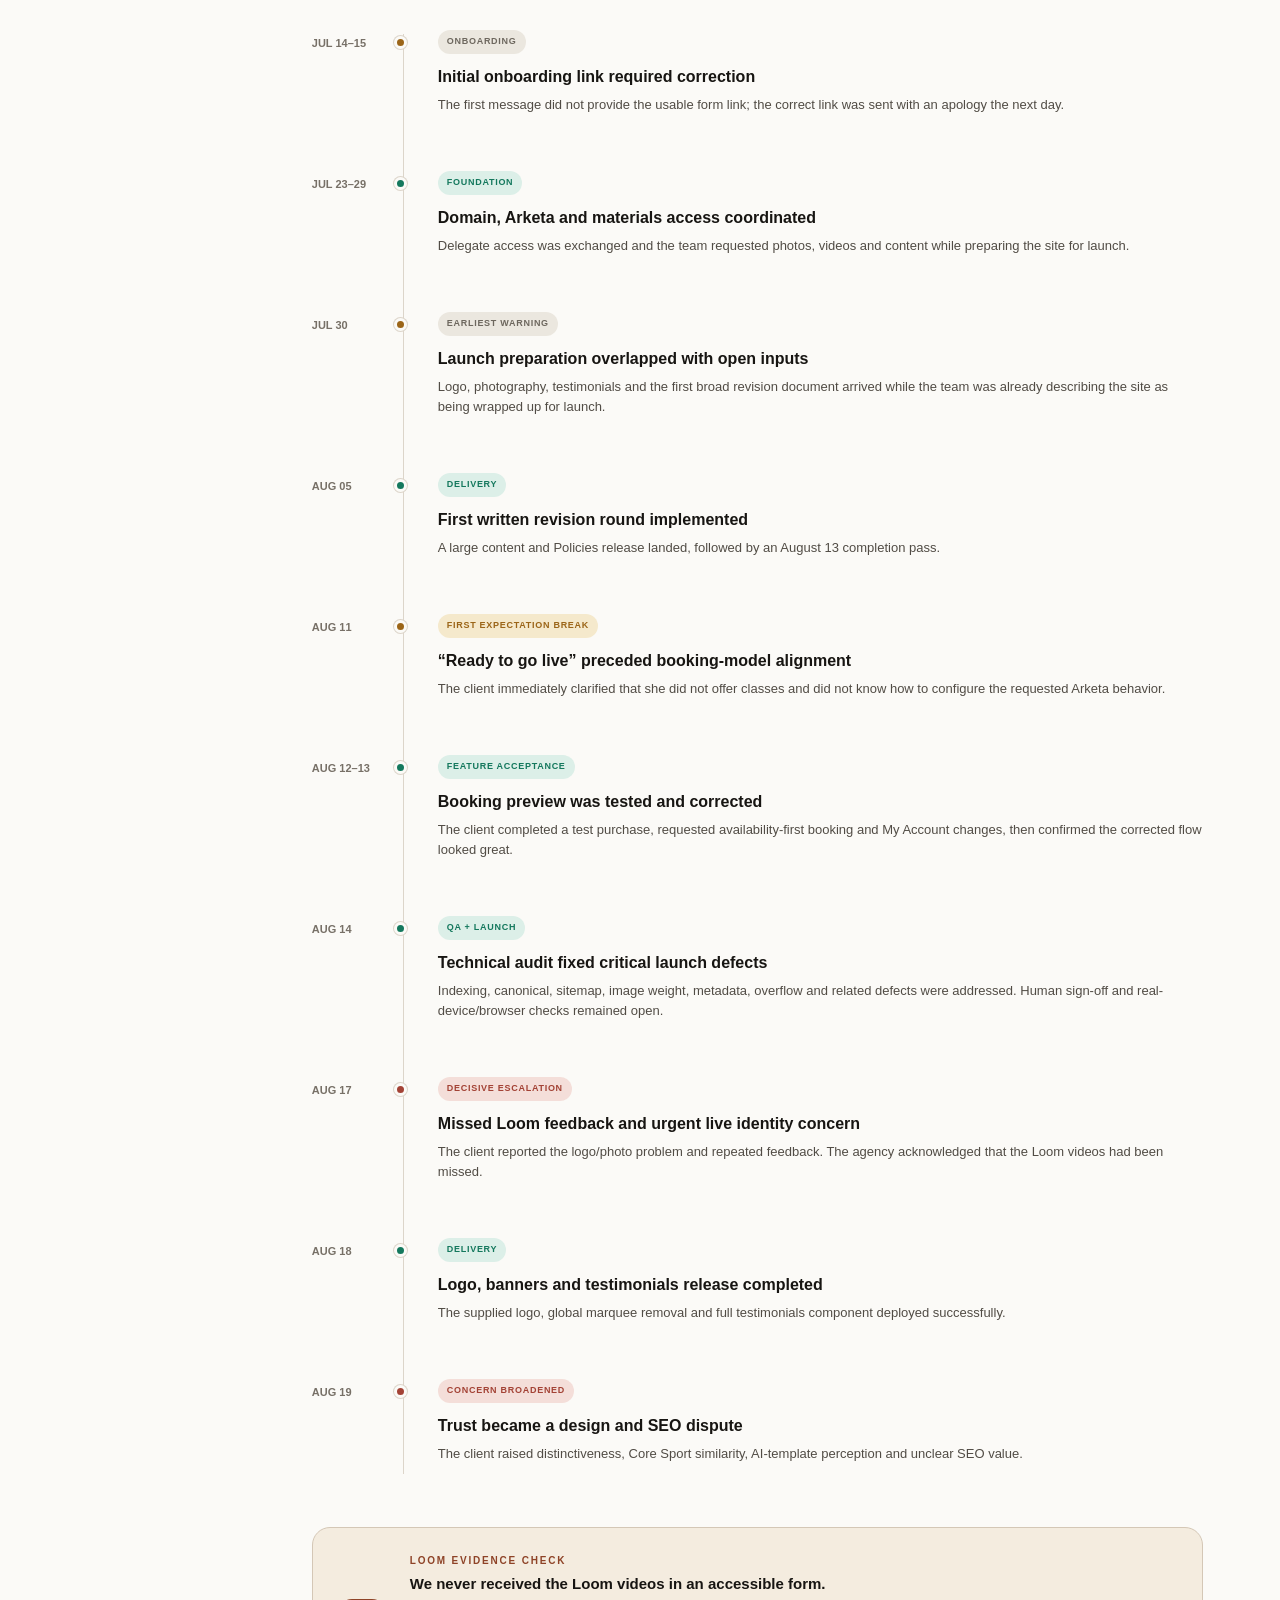
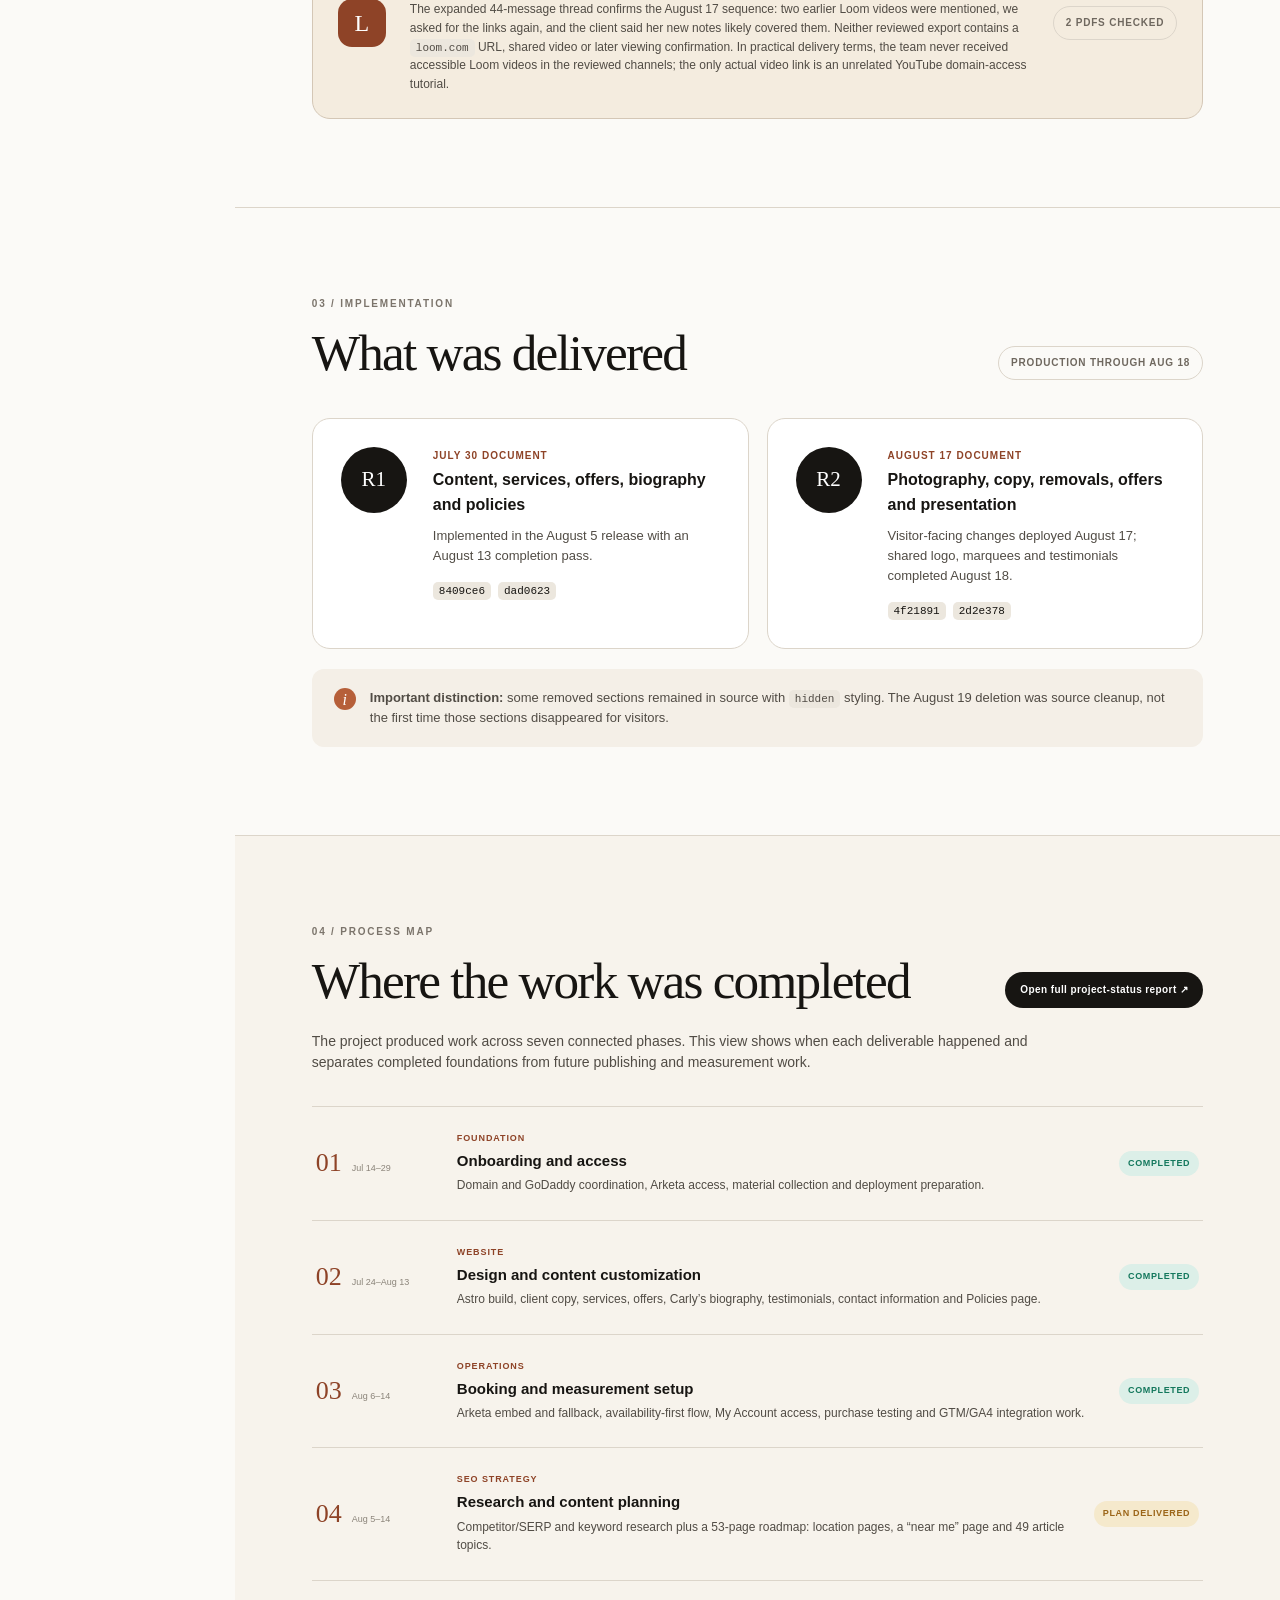
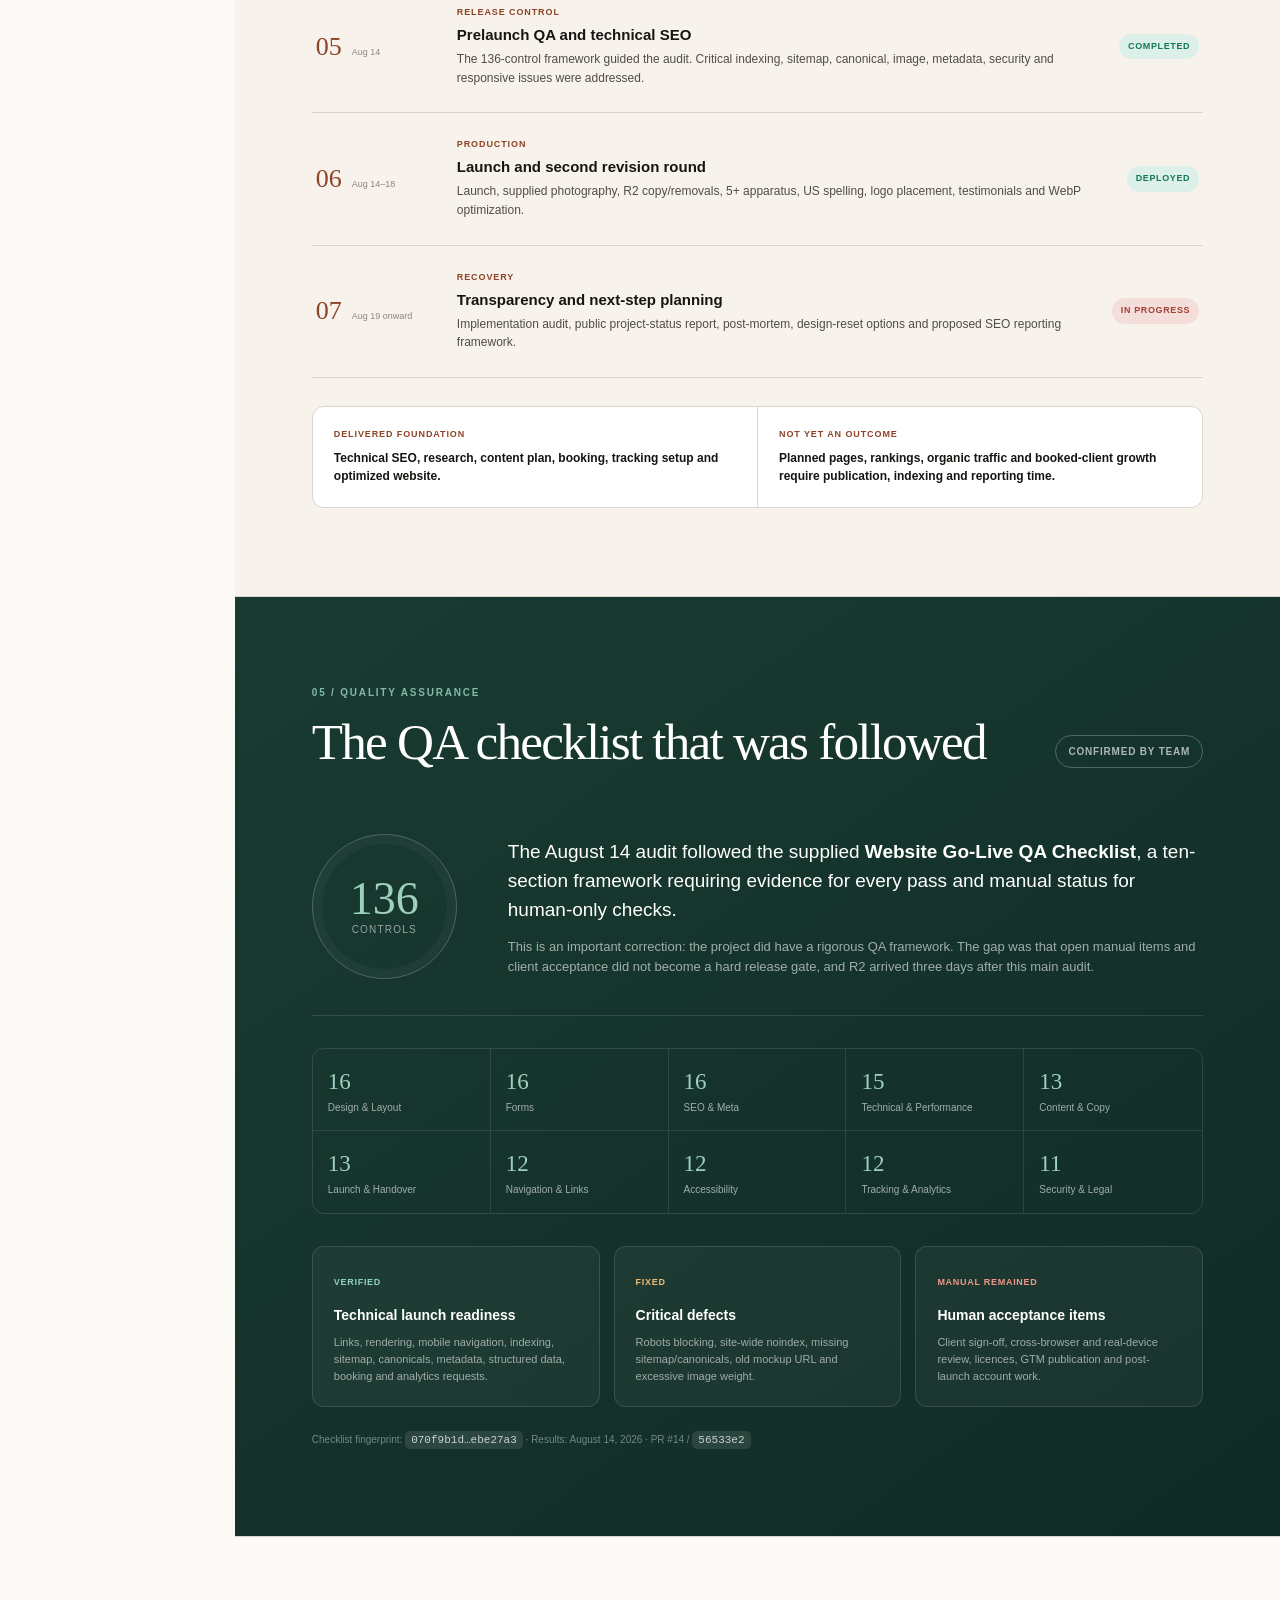
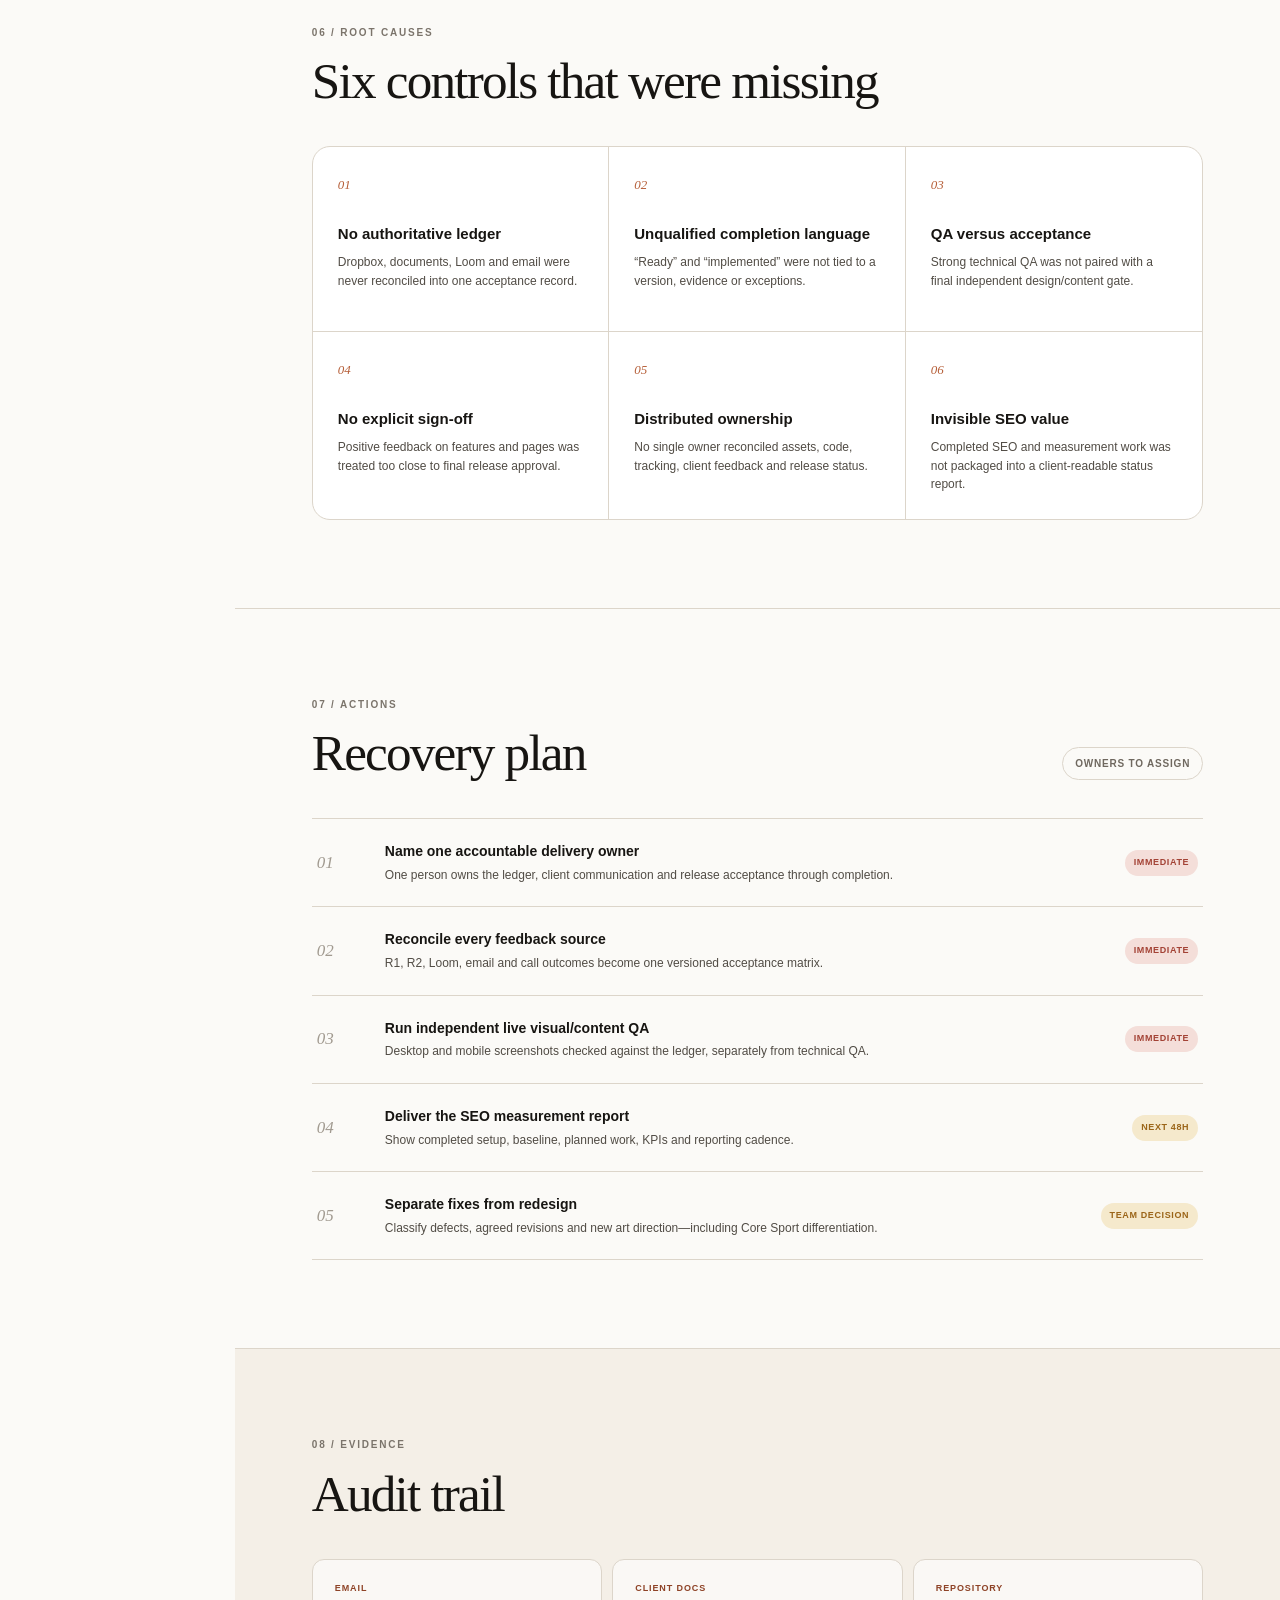
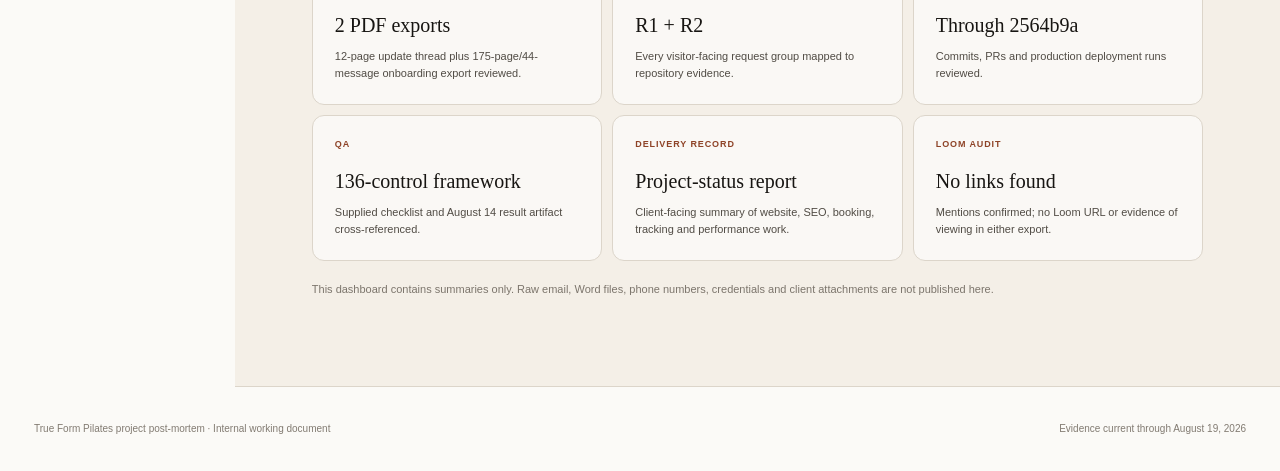
<file: true-form-pilates/project-postmortem-2026-08-19/index.html>
<!doctype html>
<html lang="en">
  <head>
    <meta charset="utf-8" />
    <meta name="viewport" content="width=device-width, initial-scale=1" />
    <meta name="robots" content="noindex,nofollow,noarchive" />
    <meta name="theme-color" content="#151311" />
    <title>True Form Pilates — Project Post-Mortem</title>
    <meta name="description" content="Internal evidence dashboard for the True Form Pilates project post-mortem." />
    <link rel="stylesheet" href="./styles.css" />
    <script src="./app.js" defer></script>
  </head>
  <body>
    <a class="skip-link" href="#main">Skip to content</a>

    <header class="topbar">
      <a class="brand" href="#overview" aria-label="True Form project post-mortem overview">
        <span class="brand-mark">TF</span>
        <span>
          <strong>Project Post-Mortem</strong>
          <small>Internal evidence dashboard</small>
        </span>
      </a>
      <div class="topbar-actions">
        <span class="confidential"><span></span> Client confidential</span>
        <button class="print-button" type="button" data-print>Print report</button>
      </div>
    </header>

    <div class="shell">
      <nav class="sidebar" aria-label="Dashboard sections">
        <p class="eyebrow">Navigate</p>
        <a class="nav-link active" href="#overview">Overview</a>
        <a class="nav-link" href="#finding">What happened</a>
        <a class="nav-link" href="#timeline">Timeline</a>
        <a class="nav-link" href="#implementation">Implementation</a>
        <a class="nav-link" href="#process">Process map</a>
        <a class="nav-link" href="#qa">QA followed</a>
        <a class="nav-link" href="#causes">Root causes</a>
        <a class="nav-link" href="#actions">Actions</a>
        <a class="nav-link" href="#evidence">Evidence</a>

        <div class="sidebar-note">
          <span>Prepared</span>
          <strong>August 19, 2026</strong>
          <span>For team discussion</span>
          <strong>August 20, 2026</strong>
        </div>
      </nav>

      <main id="main">
        <section class="hero section" id="overview">
          <div class="hero-copy">
            <p class="eyebrow copper">True Form Pilates</p>
            <h1>The work shipped.<br /><em>The process broke.</em></h1>
            <p class="lede">An evidence-based reconstruction of the project, the client-confidence breakdown, and the controls needed to prevent a repeat.</p>
            <div class="hero-meta">
              <span>Incident window <strong>Jul 14–Aug 19</strong></span>
              <span>Production operational <strong>Yes</strong></span>
              <span>Raw client files included <strong>No</strong></span>
            </div>
          </div>
          <div class="signal-card">
            <div class="signal-topline">
              <span>Assessment</span>
              <span class="status-pill amber">Process incident</span>
            </div>
            <div class="signal-score">3</div>
            <p>turning points identified</p>
            <div class="mini-timeline" aria-label="Three turning points">
              <span style="--position: 8%"></span>
              <span style="--position: 55%"></span>
              <span style="--position: 86%"></span>
            </div>
            <div class="signal-labels">
              <small>Jul 30</small><small>Aug 11</small><small>Aug 17</small>
            </div>
          </div>
        </section>

        <section class="metrics" aria-label="Project evidence summary">
          <article><strong>2</strong><span>written revision rounds mapped</span></article>
          <article><strong>7</strong><span>key pull requests with no recorded review</span></article>
          <article><strong>136</strong><span>controls in QA framework followed</span></article>
          <article><strong>99–100</strong><span>recorded Lighthouse performance</span></article>
        </section>

        <section class="section" id="finding">
          <div class="section-heading">
            <div><p class="eyebrow">01 / Core finding</p><h2>Fast delivery did not create client confidence</h2></div>
            <span class="section-tag">Throughput ≠ acceptance</span>
          </div>
          <div class="diagnosis-summary">
            <p class="diagnosis-kicker">What happened</p>
            <p class="diagnosis-lede">The True Form Pilates build moved quickly. First-round corrections were reported complete August 11 and received a final completion pass August 13, the site went live August 14, and the 17-change batch submitted August 17 was implemented across August 17–18. The audited production baseline shows no unimplemented visitor-facing requests from the two written revision documents.</p>
            <p>Yet the client experienced the opposite: repeated review, uncertainty and stress. The gap between actual throughput and perceived throughput is the core finding. Work shipped quickly, but it was not accompanied by the proof needed for trusted acceptance. The client therefore became the verification layer, and each completion update became another claim she had to test herself.</p>
            <div class="throughput-strip" aria-label="Delivery milestones">
              <div><span>Aug 11–13</span><strong>Round-one corrections reported and closed</strong></div>
              <div><span>Aug 14</span><strong>Production launch</strong></div>
              <div><span>Aug 17–18</span><strong>17-change batch delivered</strong></div>
            </div>
          </div>
          <blockquote class="thesis">
            “The work was fast. The evidence that the work had been done was missing.”
          </blockquote>
          <div class="analysis-heading">
            <p class="eyebrow">Analysis</p>
            <h3>Why delivery still felt incomplete</h3>
          </div>
          <div class="analysis-grid">
            <article><span>01</span><h3>Completion was communicated as prose, not proof.</h3><p>Updates said work was implemented without a per-item acceptance list, production version or annotated screenshots. The client had to audit the site herself.</p></article>
            <article><span>02</span><h3>Production outcomes were not made distinguishable.</h3><p>No client-facing proof package accompanied completion. A deployment miss, browser cache and a difference in interpretation therefore looked identical in the communication record.</p></article>
            <article><span>03</span><h3>Readiness preceded end-to-end booking alignment.</h3><p>The August 11 readiness message came before the client had validated the booking journey against how she actually sells sessions, turning a scoping gap into a rework cycle.</p></article>
            <article><span>04</span><h3>Supplied brand assets entered after launch.</h3><p>The logo and owner photography supplied July 30 were integrated in the August 17–18 releases, after the August 14 launch. That sequencing created the project’s most visible client impact.</p></article>
            <article><span>05</span><h3>The feedback medium did not fit visual iteration.</h3><p>The client sought calls on August 11, 17 and 19 and said she could not describe the desired design through a Word document. Continued text-only iteration multiplied review rounds.</p></article>
            <article><span>06</span><h3>Attachments were not visibly reconciled into closure.</h3><p>Receipt was acknowledged, but the process record does not show a systematic attachment/configuration review tied to owners and resolution. Management reports at least one documented configuration issue persisted.</p></article>
            <article><span>07</span><h3>No one owned the final visual outcome.</h3><p>Visual feedback was processed as discrete tickets. Without an accountable art-direction owner, the discussion narrowed to individual assets and dimensions instead of the underlying brand direction.</p></article>
            <article><span>08</span><h3>SEO value remained invisible to the client.</h3><p>Technical SEO, research, content planning and measurement work existed, but no client-readable baseline, scope summary or progress cadence had been delivered one month into the engagement.</p></article>
            <article><span>09</span><h3>Sender authentication weakened trust.</h3><p>Management reports that impersonation warnings appeared on agency messages during the engagement. This is a separate deliverability and credibility risk requiring operational remediation.</p></article>
          </div>
          <p class="management-note"><strong>Evidence note:</strong> findings 01–05 and 08 are supported by the reviewed email/repository record. Findings 06, 07 and 09 incorporate management analysis and should receive an assigned owner and supporting operational evidence before wider circulation.</p>
        </section>

        <section class="section" id="timeline">
          <div class="section-heading">
            <div><p class="eyebrow">02 / Timeline</p><h2>Where the project moved off track</h2></div>
            <div class="filters" role="group" aria-label="Filter timeline">
              <button class="filter active" type="button" data-filter="all">All</button>
              <button class="filter" type="button" data-filter="risk">Risk</button>
              <button class="filter" type="button" data-filter="delivery">Delivery</button>
              <button class="filter" type="button" data-filter="escalation">Escalation</button>
            </div>
          </div>
          <div class="timeline-list">
            <article class="timeline-item" data-kind="risk">
              <time datetime="2026-07-15">Jul 14–15</time>
              <div class="timeline-dot risk"></div>
              <div><span class="status-pill muted">Onboarding</span><h3>Initial onboarding link required correction</h3><p>The first message did not provide the usable form link; the correct link was sent with an apology the next day.</p></div>
            </article>
            <article class="timeline-item" data-kind="delivery">
              <time datetime="2026-07-29">Jul 23–29</time>
              <div class="timeline-dot delivery"></div>
              <div><span class="status-pill green">Foundation</span><h3>Domain, Arketa and materials access coordinated</h3><p>Delegate access was exchanged and the team requested photos, videos and content while preparing the site for launch.</p></div>
            </article>
            <article class="timeline-item" data-kind="risk">
              <time datetime="2026-07-30">Jul 30</time>
              <div class="timeline-dot risk"></div>
              <div><span class="status-pill muted">Earliest warning</span><h3>Launch preparation overlapped with open inputs</h3><p>Logo, photography, testimonials and the first broad revision document arrived while the team was already describing the site as being wrapped up for launch.</p></div>
            </article>
            <article class="timeline-item" data-kind="delivery">
              <time datetime="2026-08-05">Aug 05</time>
              <div class="timeline-dot delivery"></div>
              <div><span class="status-pill green">Delivery</span><h3>First written revision round implemented</h3><p>A large content and Policies release landed, followed by an August 13 completion pass.</p></div>
            </article>
            <article class="timeline-item" data-kind="risk">
              <time datetime="2026-08-11">Aug 11</time>
              <div class="timeline-dot risk"></div>
              <div><span class="status-pill amber">First expectation break</span><h3>“Ready to go live” preceded booking-model alignment</h3><p>The client immediately clarified that she did not offer classes and did not know how to configure the requested Arketa behavior.</p></div>
            </article>
            <article class="timeline-item" data-kind="delivery">
              <time datetime="2026-08-12">Aug 12–13</time>
              <div class="timeline-dot delivery"></div>
              <div><span class="status-pill green">Feature acceptance</span><h3>Booking preview was tested and corrected</h3><p>The client completed a test purchase, requested availability-first booking and My Account changes, then confirmed the corrected flow looked great.</p></div>
            </article>
            <article class="timeline-item" data-kind="delivery">
              <time datetime="2026-08-14">Aug 14</time>
              <div class="timeline-dot delivery"></div>
              <div><span class="status-pill green">QA + launch</span><h3>Technical audit fixed critical launch defects</h3><p>Indexing, canonical, sitemap, image weight, metadata, overflow and related defects were addressed. Human sign-off and real-device/browser checks remained open.</p></div>
            </article>
            <article class="timeline-item" data-kind="escalation">
              <time datetime="2026-08-17">Aug 17</time>
              <div class="timeline-dot escalation"></div>
              <div><span class="status-pill red">Decisive escalation</span><h3>Missed Loom feedback and urgent live identity concern</h3><p>The client reported the logo/photo problem and repeated feedback. The agency acknowledged that the Loom videos had been missed.</p></div>
            </article>
            <article class="timeline-item" data-kind="delivery">
              <time datetime="2026-08-18">Aug 18</time>
              <div class="timeline-dot delivery"></div>
              <div><span class="status-pill green">Delivery</span><h3>Logo, banners and testimonials release completed</h3><p>The supplied logo, global marquee removal and full testimonials component deployed successfully.</p></div>
            </article>
            <article class="timeline-item" data-kind="escalation">
              <time datetime="2026-08-19">Aug 19</time>
              <div class="timeline-dot escalation"></div>
              <div><span class="status-pill red">Concern broadened</span><h3>Trust became a design and SEO dispute</h3><p>The client raised distinctiveness, Core Sport similarity, AI-template perception and unclear SEO value.</p></div>
            </article>
          </div>
          <div class="loom-finding">
            <div class="loom-icon" aria-hidden="true">L</div>
            <div><p class="eyebrow">Loom evidence check</p><h3>We never received the Loom videos in an accessible form.</h3><p>The expanded 44-message thread confirms the August 17 sequence: two earlier Loom videos were mentioned, we asked for the links again, and the client said her new notes likely covered them. Neither reviewed export contains a <code>loom.com</code> URL, shared video or later viewing confirmation. In practical delivery terms, the team never received accessible Loom videos in the reviewed channels; the only actual video link is an unrelated YouTube domain-access tutorial.</p></div>
            <span class="section-tag">2 PDFs checked</span>
          </div>
        </section>

        <section class="section" id="implementation">
          <div class="section-heading">
            <div><p class="eyebrow">03 / Implementation</p><h2>What was delivered</h2></div>
            <span class="section-tag">Production through Aug 18</span>
          </div>
          <div class="release-grid">
            <article class="release-card">
              <div class="release-number">R1</div>
              <div><p class="release-date">July 30 document</p><h3>Content, services, offers, biography and policies</h3><p>Implemented in the August 5 release with an August 13 completion pass.</p><div class="commit-row"><code>8409ce6</code><code>dad0623</code></div></div>
            </article>
            <article class="release-card">
              <div class="release-number">R2</div>
              <div><p class="release-date">August 17 document</p><h3>Photography, copy, removals, offers and presentation</h3><p>Visitor-facing changes deployed August 17; shared logo, marquees and testimonials completed August 18.</p><div class="commit-row"><code>4f21891</code><code>2d2e378</code></div></div>
            </article>
          </div>
          <div class="interpretation">
            <span class="interpretation-mark">i</span>
            <p><strong>Important distinction:</strong> some removed sections remained in source with <code>hidden</code> styling. The August 19 deletion was source cleanup, not the first time those sections disappeared for visitors.</p>
          </div>
        </section>

        <section class="section process-section" id="process">
          <div class="section-heading">
            <div><p class="eyebrow">04 / Process map</p><h2>Where the work was completed</h2></div>
            <a class="report-link" href="https://growtharchon.github.io/client-reports/true-form-pilates/project-status-2026-08-19/" target="_blank" rel="noopener">Open full project-status report <span aria-hidden="true">↗</span></a>
          </div>
          <p class="process-lede">The project produced work across seven connected phases. This view shows when each deliverable happened and separates completed foundations from future publishing and measurement work.</p>
          <div class="phase-list">
            <article class="phase-item">
              <div class="phase-id"><span>01</span><small>Jul 14–29</small></div>
              <div><p class="phase-type">Foundation</p><h3>Onboarding and access</h3><p>Domain and GoDaddy coordination, Arketa access, material collection and deployment preparation.</p></div>
              <span class="phase-status done">Completed</span>
            </article>
            <article class="phase-item">
              <div class="phase-id"><span>02</span><small>Jul 24–Aug 13</small></div>
              <div><p class="phase-type">Website</p><h3>Design and content customization</h3><p>Astro build, client copy, services, offers, Carly’s biography, testimonials, contact information and Policies page.</p></div>
              <span class="phase-status done">Completed</span>
            </article>
            <article class="phase-item">
              <div class="phase-id"><span>03</span><small>Aug 6–14</small></div>
              <div><p class="phase-type">Operations</p><h3>Booking and measurement setup</h3><p>Arketa embed and fallback, availability-first flow, My Account access, purchase testing and GTM/GA4 integration work.</p></div>
              <span class="phase-status done">Completed</span>
            </article>
            <article class="phase-item">
              <div class="phase-id"><span>04</span><small>Aug 5–14</small></div>
              <div><p class="phase-type">SEO strategy</p><h3>Research and content planning</h3><p>Competitor/SERP and keyword research plus a 53-page roadmap: location pages, a “near me” page and 49 article topics.</p></div>
              <span class="phase-status planned">Plan delivered</span>
            </article>
            <article class="phase-item">
              <div class="phase-id"><span>05</span><small>Aug 14</small></div>
              <div><p class="phase-type">Release control</p><h3>Prelaunch QA and technical SEO</h3><p>The 136-control framework guided the audit. Critical indexing, sitemap, canonical, image, metadata, security and responsive issues were addressed.</p></div>
              <span class="phase-status done">Completed</span>
            </article>
            <article class="phase-item">
              <div class="phase-id"><span>06</span><small>Aug 14–18</small></div>
              <div><p class="phase-type">Production</p><h3>Launch and second revision round</h3><p>Launch, supplied photography, R2 copy/removals, 5+ apparatus, US spelling, logo placement, testimonials and WebP optimization.</p></div>
              <span class="phase-status done">Deployed</span>
            </article>
            <article class="phase-item">
              <div class="phase-id"><span>07</span><small>Aug 19 onward</small></div>
              <div><p class="phase-type">Recovery</p><h3>Transparency and next-step planning</h3><p>Implementation audit, public project-status report, post-mortem, design-reset options and proposed SEO reporting framework.</p></div>
              <span class="phase-status active">In progress</span>
            </article>
          </div>
          <div class="scope-clarifier">
            <div><span>Delivered foundation</span><strong>Technical SEO, research, content plan, booking, tracking setup and optimized website.</strong></div>
            <div><span>Not yet an outcome</span><strong>Planned pages, rankings, organic traffic and booked-client growth require publication, indexing and reporting time.</strong></div>
          </div>
        </section>

        <section class="section qa-section" id="qa">
          <div class="section-heading light">
            <div><p class="eyebrow">05 / Quality assurance</p><h2>The QA checklist that was followed</h2></div>
            <span class="section-tag light">Confirmed by team</span>
          </div>
          <div class="qa-intro">
            <div class="qa-ring" aria-label="136 checklist controls">
              <strong>136</strong><span>controls</span>
            </div>
            <div>
              <p class="qa-lede">The August 14 audit followed the supplied <strong>Website Go-Live QA Checklist</strong>, a ten-section framework requiring evidence for every pass and manual status for human-only checks.</p>
              <p>This is an important correction: the project did have a rigorous QA framework. The gap was that open manual items and client acceptance did not become a hard release gate, and R2 arrived three days after this main audit.</p>
            </div>
          </div>
          <div class="qa-categories" aria-label="QA checklist categories">
            <div><span>16</span>Design & Layout</div><div><span>16</span>Forms</div><div><span>16</span>SEO & Meta</div><div><span>15</span>Technical & Performance</div><div><span>13</span>Content & Copy</div><div><span>13</span>Launch & Handover</div><div><span>12</span>Navigation & Links</div><div><span>12</span>Accessibility</div><div><span>12</span>Tracking & Analytics</div><div><span>11</span>Security & Legal</div>
          </div>
          <div class="qa-result-grid">
            <article><span class="qa-status passed">Verified</span><h3>Technical launch readiness</h3><p>Links, rendering, mobile navigation, indexing, sitemap, canonicals, metadata, structured data, booking and analytics requests.</p></article>
            <article><span class="qa-status fixed">Fixed</span><h3>Critical defects</h3><p>Robots blocking, site-wide noindex, missing sitemap/canonicals, old mockup URL and excessive image weight.</p></article>
            <article><span class="qa-status manual">Manual remained</span><h3>Human acceptance items</h3><p>Client sign-off, cross-browser and real-device review, licences, GTM publication and post-launch account work.</p></article>
          </div>
          <p class="qa-source">Checklist fingerprint: <code>070f9b1d…ebe27a3</code> · Results: August 14, 2026 · PR #14 / <code>56533e2</code></p>
        </section>

        <section class="section" id="causes">
          <div class="section-heading">
            <div><p class="eyebrow">06 / Root causes</p><h2>Six controls that were missing</h2></div>
          </div>
          <div class="cause-grid">
            <article><span>01</span><h3>No authoritative ledger</h3><p>Dropbox, documents, Loom and email were never reconciled into one acceptance record.</p></article>
            <article><span>02</span><h3>Unqualified completion language</h3><p>“Ready” and “implemented” were not tied to a version, evidence or exceptions.</p></article>
            <article><span>03</span><h3>QA versus acceptance</h3><p>Strong technical QA was not paired with a final independent design/content gate.</p></article>
            <article><span>04</span><h3>No explicit sign-off</h3><p>Positive feedback on features and pages was treated too close to final release approval.</p></article>
            <article><span>05</span><h3>Distributed ownership</h3><p>No single owner reconciled assets, code, tracking, client feedback and release status.</p></article>
            <article><span>06</span><h3>Invisible SEO value</h3><p>Completed SEO and measurement work was not packaged into a client-readable status report.</p></article>
          </div>
        </section>

        <section class="section" id="actions">
          <div class="section-heading">
            <div><p class="eyebrow">07 / Actions</p><h2>Recovery plan</h2></div>
            <span class="section-tag">Owners to assign</span>
          </div>
          <div class="action-list">
            <article><span class="action-index">01</span><div><h3>Name one accountable delivery owner</h3><p>One person owns the ledger, client communication and release acceptance through completion.</p></div><span class="priority critical">Immediate</span></article>
            <article><span class="action-index">02</span><div><h3>Reconcile every feedback source</h3><p>R1, R2, Loom, email and call outcomes become one versioned acceptance matrix.</p></div><span class="priority critical">Immediate</span></article>
            <article><span class="action-index">03</span><div><h3>Run independent live visual/content QA</h3><p>Desktop and mobile screenshots checked against the ledger, separately from technical QA.</p></div><span class="priority critical">Immediate</span></article>
            <article><span class="action-index">04</span><div><h3>Deliver the SEO measurement report</h3><p>Show completed setup, baseline, planned work, KPIs and reporting cadence.</p></div><span class="priority high">Next 48h</span></article>
            <article><span class="action-index">05</span><div><h3>Separate fixes from redesign</h3><p>Classify defects, agreed revisions and new art direction—including Core Sport differentiation.</p></div><span class="priority high">Team decision</span></article>
          </div>
        </section>

        <section class="section evidence-section" id="evidence">
          <div class="section-heading">
            <div><p class="eyebrow">08 / Evidence</p><h2>Audit trail</h2></div>
          </div>
          <div class="evidence-grid">
            <article><span>Email</span><strong>2 PDF exports</strong><p>12-page update thread plus 175-page/44-message onboarding export reviewed.</p></article>
            <article><span>Client docs</span><strong>R1 + R2</strong><p>Every visitor-facing request group mapped to repository evidence.</p></article>
            <article><span>Repository</span><strong>Through 2564b9a</strong><p>Commits, PRs and production deployment runs reviewed.</p></article>
            <article><span>QA</span><strong>136-control framework</strong><p>Supplied checklist and August 14 result artifact cross-referenced.</p></article>
            <article><span>Delivery record</span><strong>Project-status report</strong><p>Client-facing summary of website, SEO, booking, tracking and performance work.</p></article>
            <article><span>Loom audit</span><strong>No links found</strong><p>Mentions confirmed; no Loom URL or evidence of viewing in either export.</p></article>
          </div>
          <p class="evidence-note">This dashboard contains summaries only. Raw email, Word files, phone numbers, credentials and client attachments are not published here.</p>
        </section>
      </main>
    </div>

    <footer>
      <p>True Form Pilates project post-mortem · Internal working document</p>
      <p>Evidence current through August 19, 2026</p>
    </footer>
  </body>
</html>
</file>
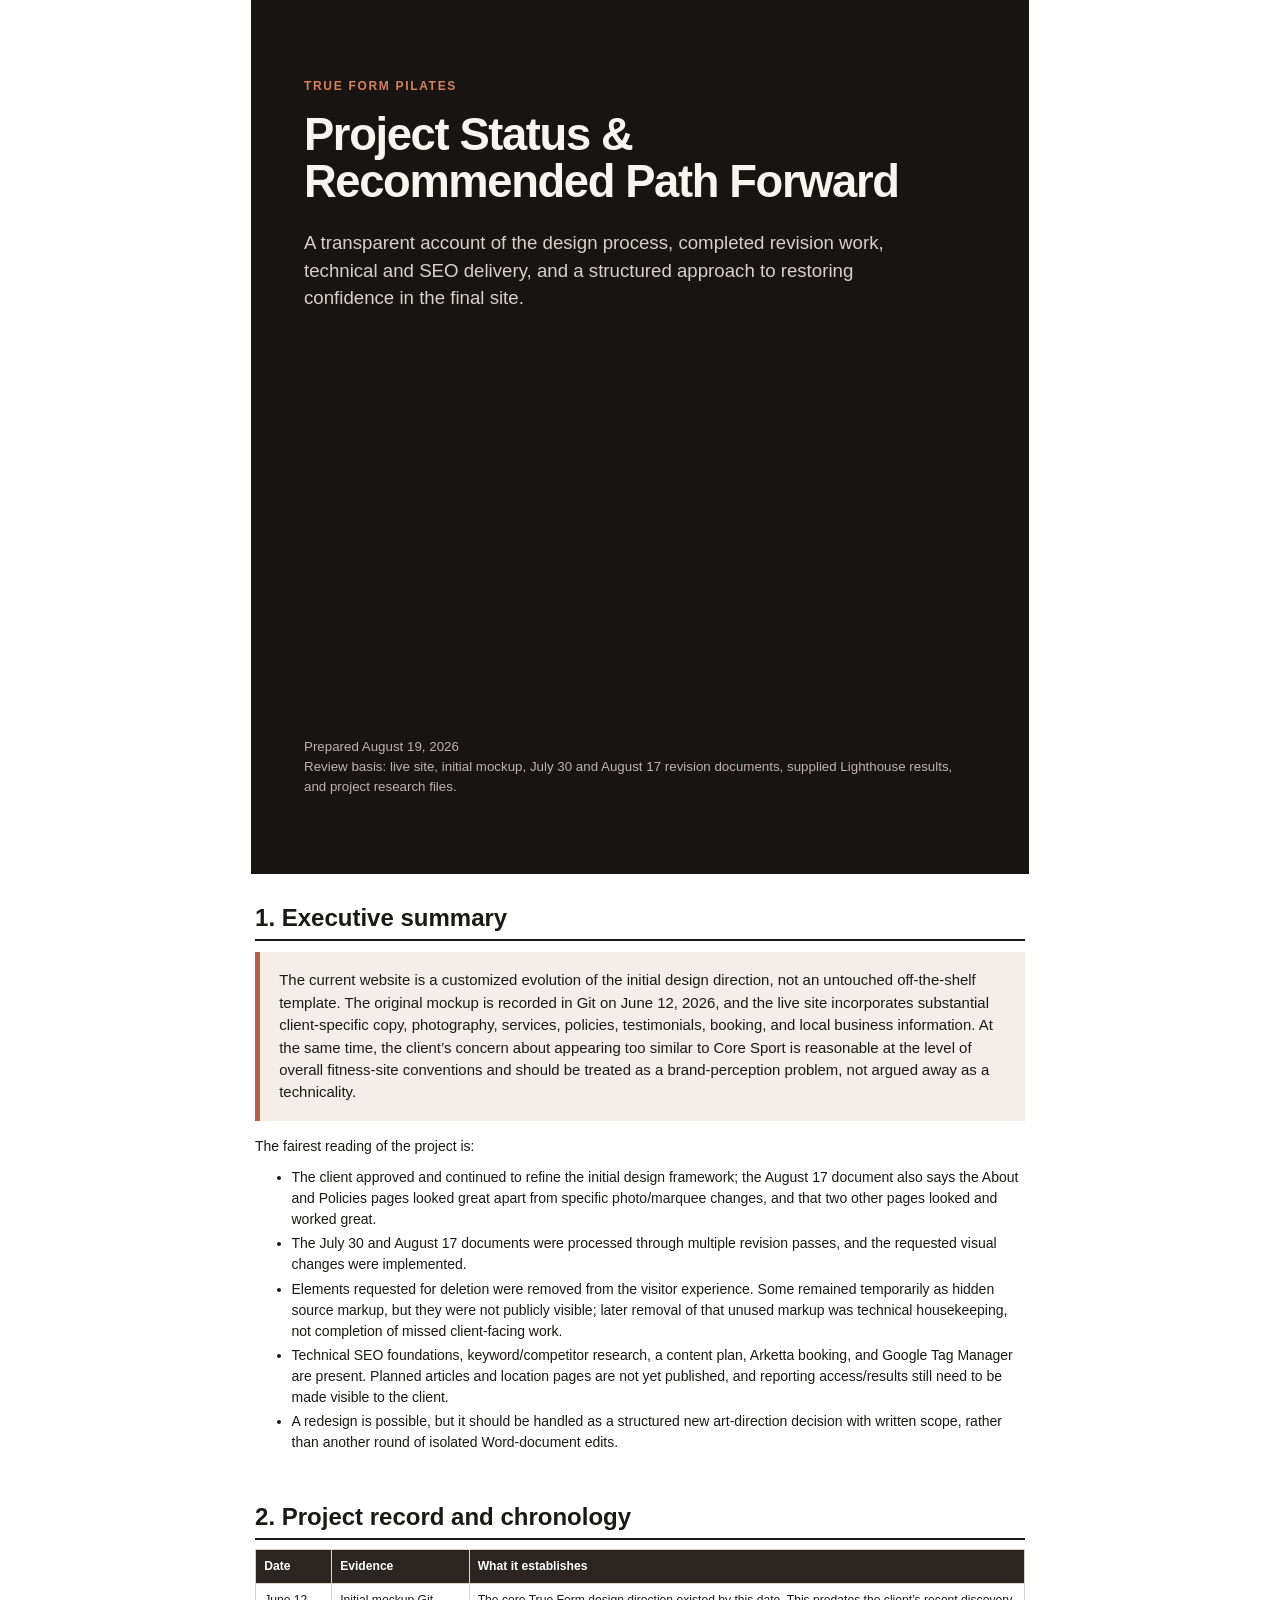
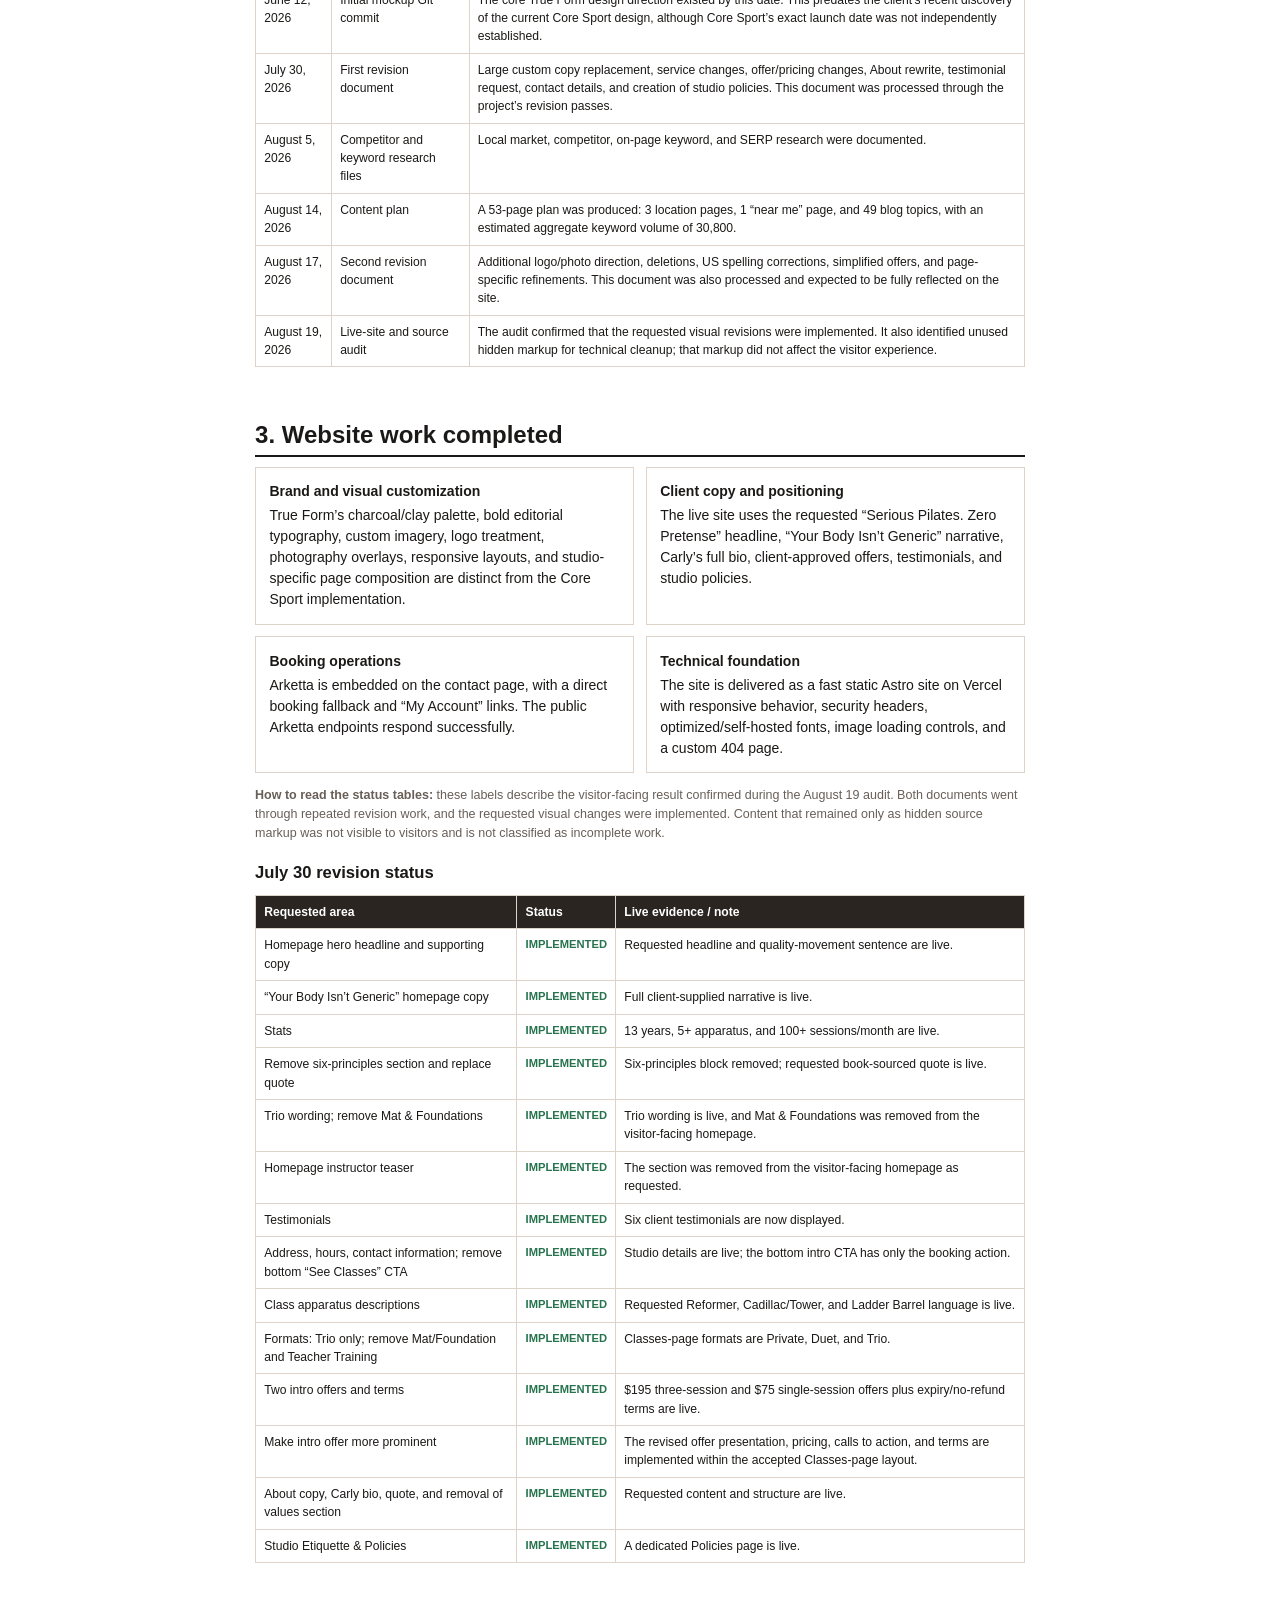
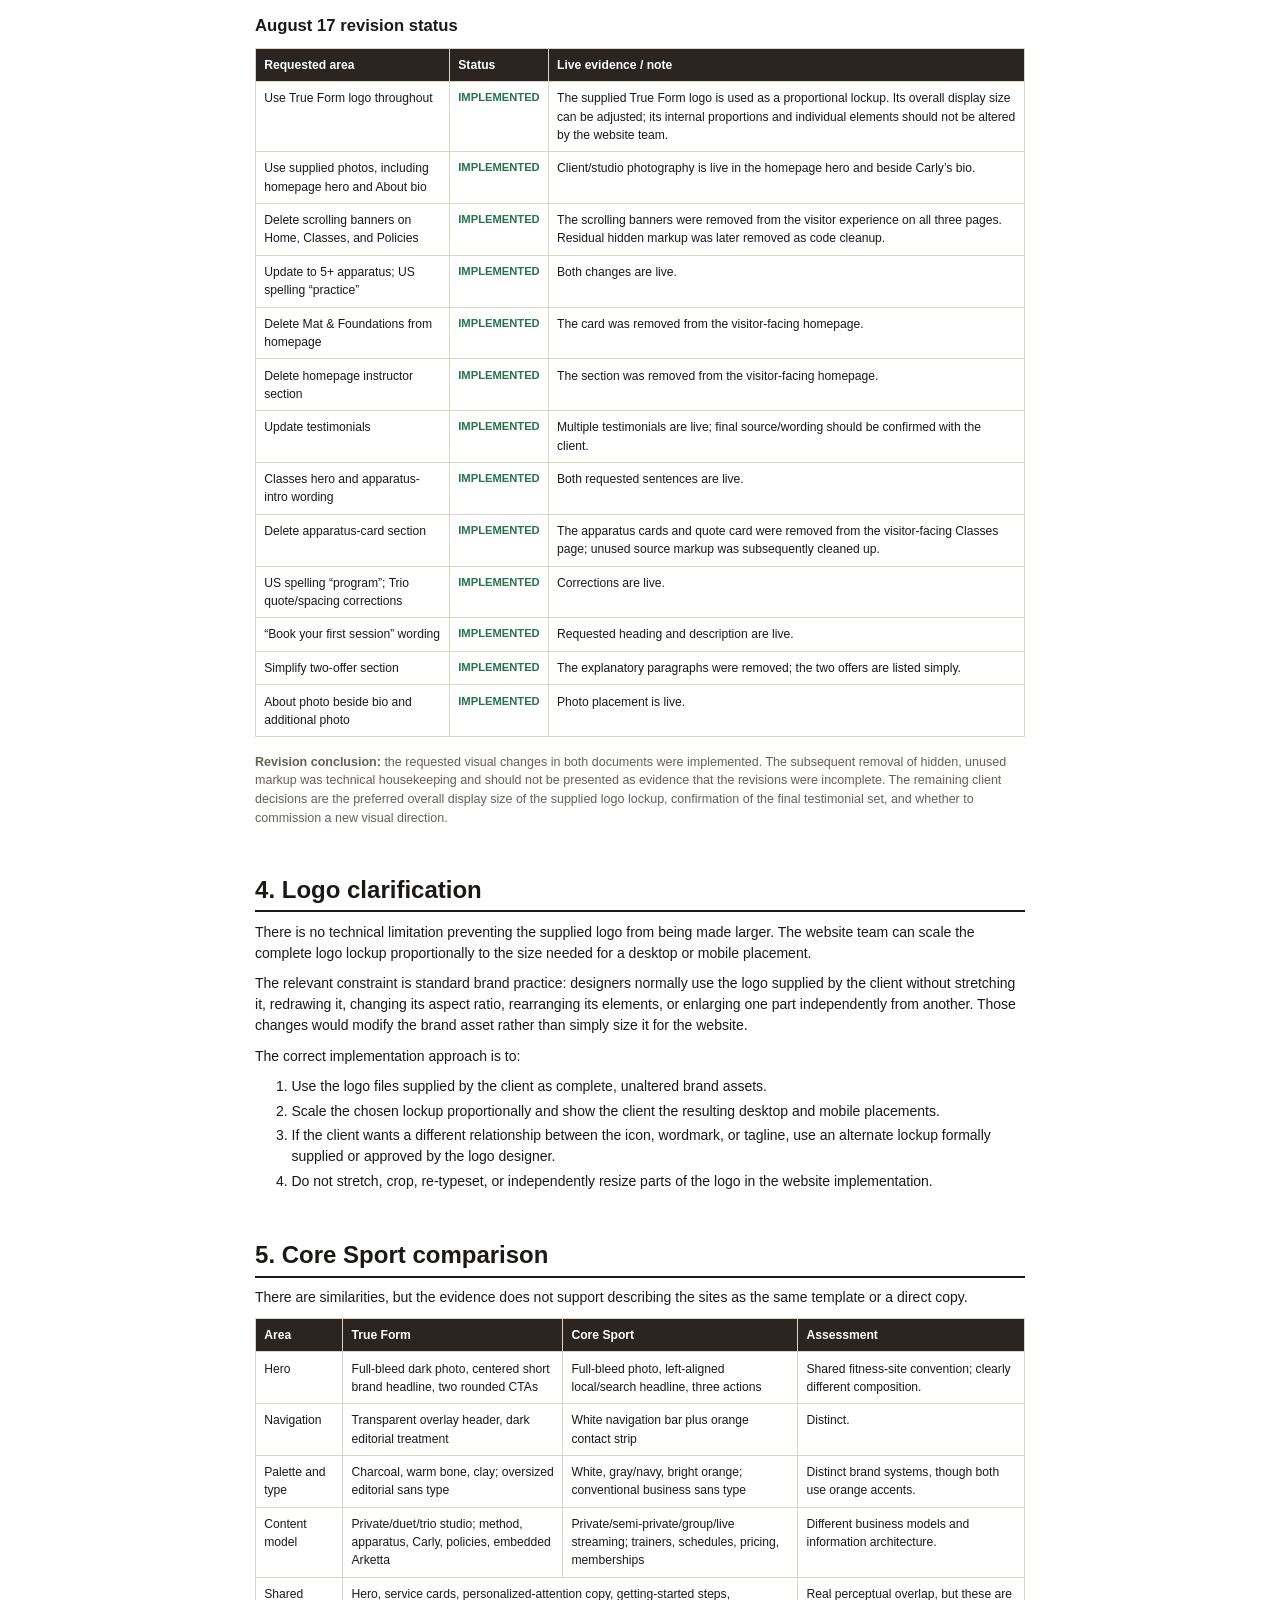
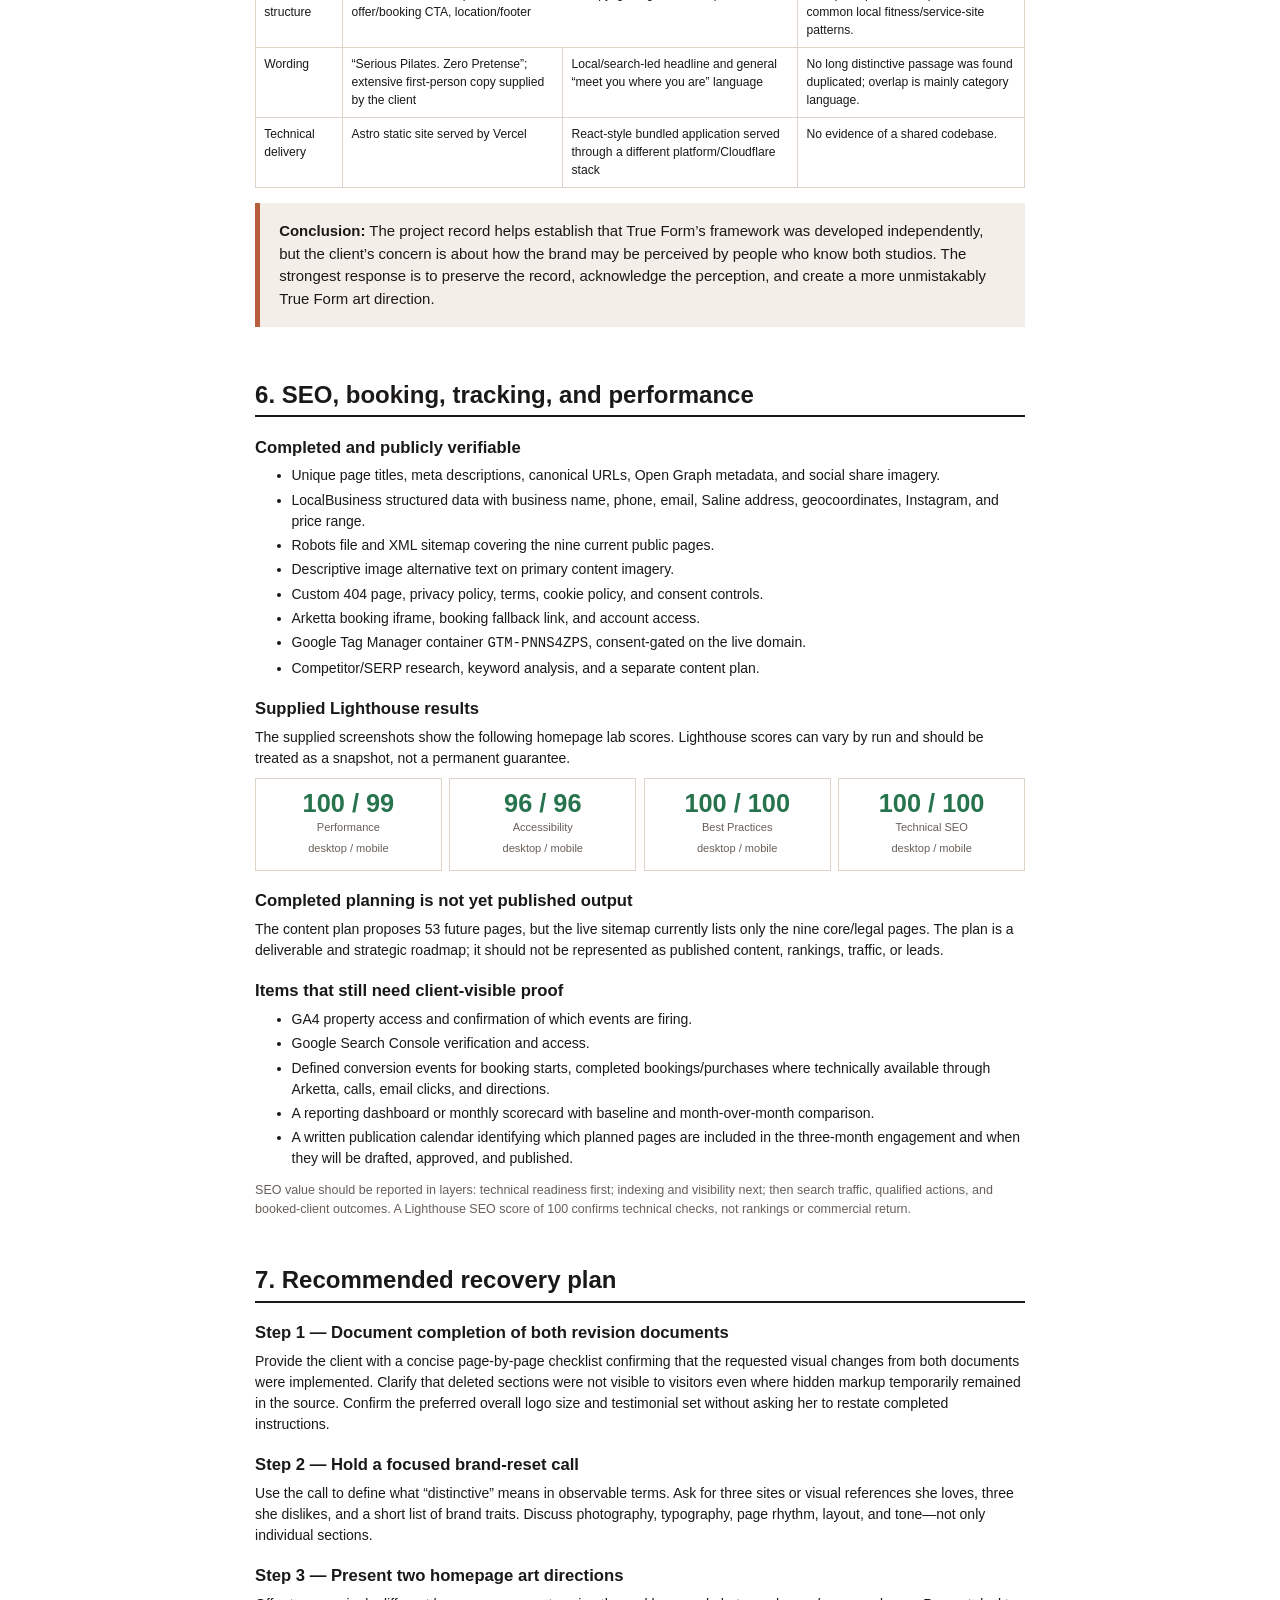
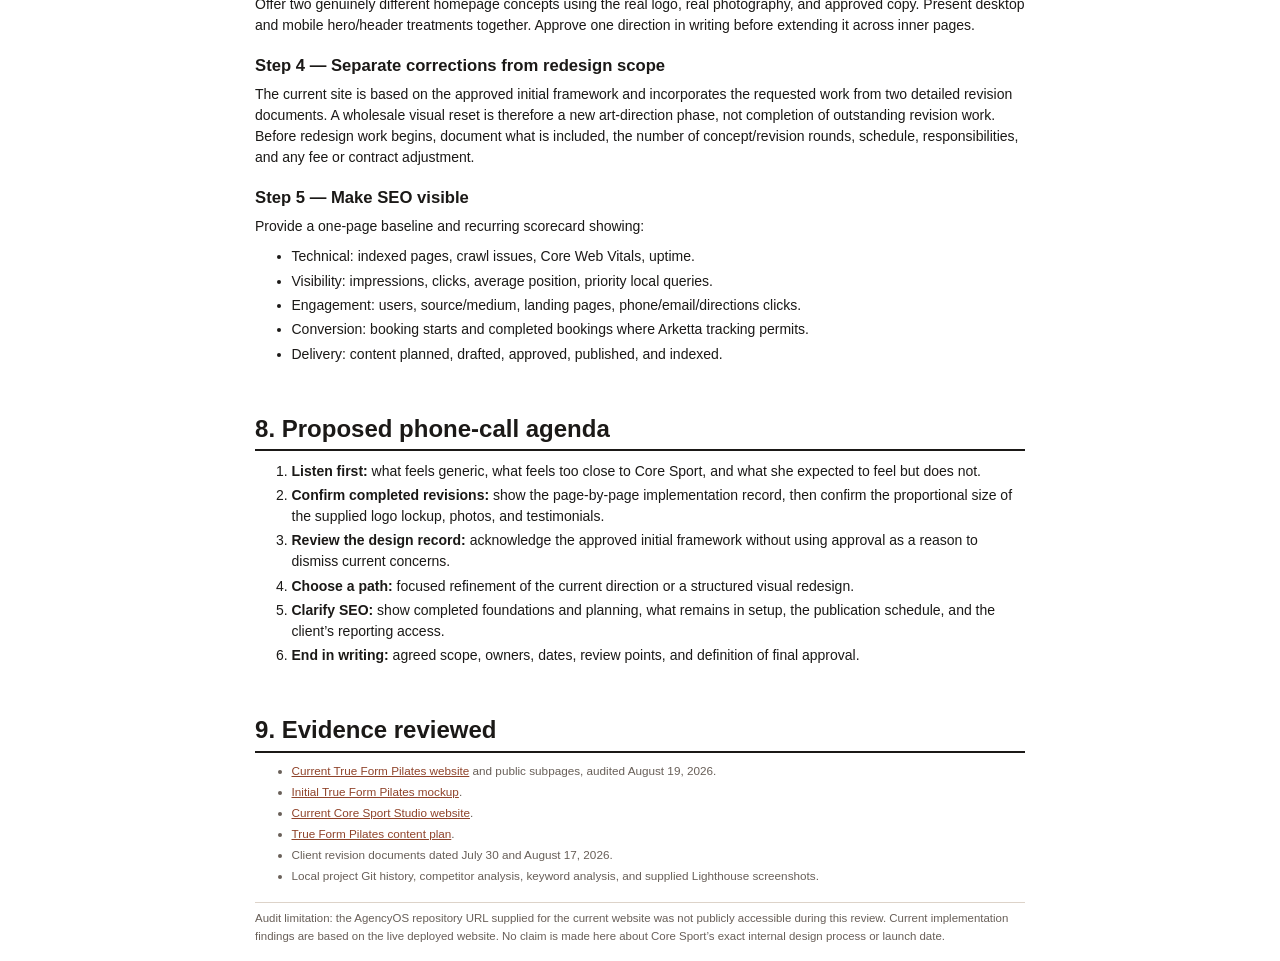
<file: true-form-pilates/project-status-2026-08-19/index.html>
<!doctype html>
<html lang="en">
<head>
  <meta charset="utf-8">
  <meta name="viewport" content="width=device-width, initial-scale=1">
  <meta name="robots" content="noindex, nofollow">
  <title>True Form Pilates — Project Status &amp; Recommended Path Forward</title>
  <style>
    @page { size: Letter; margin: 0.62in; }
    :root {
      --ink: #1b1917;
      --muted: #685f58;
      --clay: #b75f3d;
      --sand: #f3eee7;
      --line: #ddd3c9;
      --green: #26734d;
      --amber: #9a5b10;
      --red: #9b3434;
    }
    * { box-sizing: border-box; }
    body {
      margin: 0;
      color: var(--ink);
      background: white;
      font: 10.5pt/1.5 Arial, Helvetica, sans-serif;
    }
    main { max-width: 8.1in; margin: 0 auto; }
    .cover {
      min-height: 9.1in;
      padding: 0.8in 0.55in;
      background: #171411;
      color: #f8f4ef;
      display: flex;
      flex-direction: column;
      justify-content: space-between;
      page-break-after: always;
    }
    .eyebrow {
      color: #d58261;
      font-size: 9pt;
      font-weight: 700;
      letter-spacing: 0.14em;
      text-transform: uppercase;
    }
    h1 {
      margin: 0.18in 0 0;
      font-size: 34pt;
      line-height: 1.03;
      letter-spacing: -0.03em;
      max-width: 6.7in;
    }
    .cover .subtitle {
      max-width: 6.3in;
      margin-top: 0.25in;
      color: #d8d0c9;
      font-size: 14pt;
      line-height: 1.45;
    }
    .cover .meta { color: #bfb4ab; font-size: 10pt; }
    section { padding: 0.1in 0.04in 0.08in; }
    h2 {
      margin: 0.22in 0 0.1in;
      padding-bottom: 0.07in;
      border-bottom: 2px solid var(--ink);
      font-size: 18pt;
      line-height: 1.15;
    }
    h3 { margin: 0.18in 0 0.06in; font-size: 12.5pt; }
    p { margin: 0 0 0.1in; }
    ul, ol { margin: 0.06in 0 0.12in 0.22in; padding-left: 0.16in; }
    li { margin: 0.035in 0; }
    a { color: #8f432a; }
    .summary {
      margin: 0.12in 0 0.16in;
      padding: 0.18in 0.2in;
      border-left: 5px solid var(--clay);
      background: var(--sand);
      font-size: 11.2pt;
    }
    .grid-2 {
      display: grid;
      grid-template-columns: 1fr 1fr;
      gap: 0.12in;
      margin: 0.1in 0 0.14in;
    }
    .card {
      border: 1px solid var(--line);
      padding: 0.14in;
      break-inside: avoid;
    }
    .card strong { display: block; margin-bottom: 0.03in; }
    table {
      width: 100%;
      border-collapse: collapse;
      margin: 0.1in 0 0.16in;
      font-size: 9.1pt;
      break-inside: auto;
    }
    th, td {
      border: 1px solid var(--line);
      padding: 0.075in 0.085in;
      vertical-align: top;
    }
    th { background: #2a2521; color: white; text-align: left; }
    tr { break-inside: avoid; }
    .status {
      white-space: nowrap;
      font-weight: 700;
      font-size: 8.4pt;
      text-transform: uppercase;
    }
    .done { color: var(--green); }
    .partial { color: var(--amber); }
    .open { color: var(--red); }
    .note { color: var(--muted); font-size: 9.4pt; }
    .metric-row {
      display: grid;
      grid-template-columns: repeat(4, 1fr);
      gap: 0.08in;
      margin: 0.1in 0 0.16in;
    }
    .metric {
      text-align: center;
      border: 1px solid var(--line);
      padding: 0.12in 0.05in;
    }
    .metric b { display: block; color: var(--green); font-size: 19pt; line-height: 1; }
    .metric span { font-size: 8.3pt; color: var(--muted); }
    .page-break { page-break-before: always; }
    .source-list { font-size: 8.8pt; color: var(--muted); }
    .footer-note {
      margin-top: 0.18in;
      padding-top: 0.08in;
      border-top: 1px solid var(--line);
      color: var(--muted);
      font-size: 8.6pt;
    }
    @media print {
      a { color: inherit; text-decoration: none; }
      .cover { margin: -0.62in; padding: 1.42in 1.17in; min-height: 10.25in; }
    }
  </style>
</head>
<body>
<main>
  <div class="cover">
    <div>
      <div class="eyebrow">True Form Pilates</div>
      <h1>Project Status &amp;<br>Recommended Path Forward</h1>
      <p class="subtitle">A transparent account of the design process, completed revision work, technical and SEO delivery, and a structured approach to restoring confidence in the final site.</p>
    </div>
    <div class="meta">Prepared August 19, 2026<br>Review basis: live site, initial mockup, July 30 and August 17 revision documents, supplied Lighthouse results, and project research files.</div>
  </div>

  <section>
    <h2>1. Executive summary</h2>
    <div class="summary">
      The current website is a customized evolution of the initial design direction, not an untouched off-the-shelf template. The original mockup is recorded in Git on June 12, 2026, and the live site incorporates substantial client-specific copy, photography, services, policies, testimonials, booking, and local business information. At the same time, the client’s concern about appearing too similar to Core Sport is reasonable at the level of overall fitness-site conventions and should be treated as a brand-perception problem, not argued away as a technicality.
    </div>
    <p>The fairest reading of the project is:</p>
    <ul>
      <li>The client approved and continued to refine the initial design framework; the August 17 document also says the About and Policies pages looked great apart from specific photo/marquee changes, and that two other pages looked and worked great.</li>
      <li>The July 30 and August 17 documents were processed through multiple revision passes, and the requested visual changes were implemented.</li>
      <li>Elements requested for deletion were removed from the visitor experience. Some remained temporarily as hidden source markup, but they were not publicly visible; later removal of that unused markup was technical housekeeping, not completion of missed client-facing work.</li>
      <li>Technical SEO foundations, keyword/competitor research, a content plan, Arketta booking, and Google Tag Manager are present. Planned articles and location pages are not yet published, and reporting access/results still need to be made visible to the client.</li>
      <li>A redesign is possible, but it should be handled as a structured new art-direction decision with written scope, rather than another round of isolated Word-document edits.</li>
    </ul>
  </section>

  <section>
    <h2>2. Project record and chronology</h2>
    <table>
      <thead><tr><th>Date</th><th>Evidence</th><th>What it establishes</th></tr></thead>
      <tbody>
        <tr><td>June 12, 2026</td><td>Initial mockup Git commit</td><td>The core True Form design direction existed by this date. This predates the client’s recent discovery of the current Core Sport design, although Core Sport’s exact launch date was not independently established.</td></tr>
        <tr><td>July 30, 2026</td><td>First revision document</td><td>Large custom copy replacement, service changes, offer/pricing changes, About rewrite, testimonial request, contact details, and creation of studio policies. This document was processed through the project’s revision passes.</td></tr>
        <tr><td>August 5, 2026</td><td>Competitor and keyword research files</td><td>Local market, competitor, on-page keyword, and SERP research were documented.</td></tr>
        <tr><td>August 14, 2026</td><td>Content plan</td><td>A 53-page plan was produced: 3 location pages, 1 “near me” page, and 49 blog topics, with an estimated aggregate keyword volume of 30,800.</td></tr>
        <tr><td>August 17, 2026</td><td>Second revision document</td><td>Additional logo/photo direction, deletions, US spelling corrections, simplified offers, and page-specific refinements. This document was also processed and expected to be fully reflected on the site.</td></tr>
        <tr><td>August 19, 2026</td><td>Live-site and source audit</td><td>The audit confirmed that the requested visual revisions were implemented. It also identified unused hidden markup for technical cleanup; that markup did not affect the visitor experience.</td></tr>
      </tbody>
    </table>
  </section>

  <section>
    <h2>3. Website work completed</h2>
    <div class="grid-2">
      <div class="card"><strong>Brand and visual customization</strong>True Form’s charcoal/clay palette, bold editorial typography, custom imagery, logo treatment, photography overlays, responsive layouts, and studio-specific page composition are distinct from the Core Sport implementation.</div>
      <div class="card"><strong>Client copy and positioning</strong>The live site uses the requested “Serious Pilates. Zero Pretense” headline, “Your Body Isn’t Generic” narrative, Carly’s full bio, client-approved offers, testimonials, and studio policies.</div>
      <div class="card"><strong>Booking operations</strong>Arketta is embedded on the contact page, with a direct booking fallback and “My Account” links. The public Arketta endpoints respond successfully.</div>
      <div class="card"><strong>Technical foundation</strong>The site is delivered as a fast static Astro site on Vercel with responsive behavior, security headers, optimized/self-hosted fonts, image loading controls, and a custom 404 page.</div>
    </div>

    <p class="note"><strong>How to read the status tables:</strong> these labels describe the visitor-facing result confirmed during the August 19 audit. Both documents went through repeated revision work, and the requested visual changes were implemented. Content that remained only as hidden source markup was not visible to visitors and is not classified as incomplete work.</p>

    <h3>July 30 revision status</h3>
    <table>
      <thead><tr><th>Requested area</th><th>Status</th><th>Live evidence / note</th></tr></thead>
      <tbody>
        <tr><td>Homepage hero headline and supporting copy</td><td class="status done">Implemented</td><td>Requested headline and quality-movement sentence are live.</td></tr>
        <tr><td>“Your Body Isn’t Generic” homepage copy</td><td class="status done">Implemented</td><td>Full client-supplied narrative is live.</td></tr>
        <tr><td>Stats</td><td class="status done">Implemented</td><td>13 years, 5+ apparatus, and 100+ sessions/month are live.</td></tr>
        <tr><td>Remove six-principles section and replace quote</td><td class="status done">Implemented</td><td>Six-principles block removed; requested book-sourced quote is live.</td></tr>
        <tr><td>Trio wording; remove Mat &amp; Foundations</td><td class="status done">Implemented</td><td>Trio wording is live, and Mat &amp; Foundations was removed from the visitor-facing homepage.</td></tr>
        <tr><td>Homepage instructor teaser</td><td class="status done">Implemented</td><td>The section was removed from the visitor-facing homepage as requested.</td></tr>
        <tr><td>Testimonials</td><td class="status done">Implemented</td><td>Six client testimonials are now displayed.</td></tr>
        <tr><td>Address, hours, contact information; remove bottom “See Classes” CTA</td><td class="status done">Implemented</td><td>Studio details are live; the bottom intro CTA has only the booking action.</td></tr>
        <tr><td>Class apparatus descriptions</td><td class="status done">Implemented</td><td>Requested Reformer, Cadillac/Tower, and Ladder Barrel language is live.</td></tr>
        <tr><td>Formats: Trio only; remove Mat/Foundation and Teacher Training</td><td class="status done">Implemented</td><td>Classes-page formats are Private, Duet, and Trio.</td></tr>
        <tr><td>Two intro offers and terms</td><td class="status done">Implemented</td><td>$195 three-session and $75 single-session offers plus expiry/no-refund terms are live.</td></tr>
        <tr><td>Make intro offer more prominent</td><td class="status done">Implemented</td><td>The revised offer presentation, pricing, calls to action, and terms are implemented within the accepted Classes-page layout.</td></tr>
        <tr><td>About copy, Carly bio, quote, and removal of values section</td><td class="status done">Implemented</td><td>Requested content and structure are live.</td></tr>
        <tr><td>Studio Etiquette &amp; Policies</td><td class="status done">Implemented</td><td>A dedicated Policies page is live.</td></tr>
      </tbody>
    </table>
  </section>

  <section>
    <h3>August 17 revision status</h3>
    <table>
      <thead><tr><th>Requested area</th><th>Status</th><th>Live evidence / note</th></tr></thead>
      <tbody>
        <tr><td>Use True Form logo throughout</td><td class="status done">Implemented</td><td>The supplied True Form logo is used as a proportional lockup. Its overall display size can be adjusted; its internal proportions and individual elements should not be altered by the website team.</td></tr>
        <tr><td>Use supplied photos, including homepage hero and About bio</td><td class="status done">Implemented</td><td>Client/studio photography is live in the homepage hero and beside Carly’s bio.</td></tr>
        <tr><td>Delete scrolling banners on Home, Classes, and Policies</td><td class="status done">Implemented</td><td>The scrolling banners were removed from the visitor experience on all three pages. Residual hidden markup was later removed as code cleanup.</td></tr>
        <tr><td>Update to 5+ apparatus; US spelling “practice”</td><td class="status done">Implemented</td><td>Both changes are live.</td></tr>
        <tr><td>Delete Mat &amp; Foundations from homepage</td><td class="status done">Implemented</td><td>The card was removed from the visitor-facing homepage.</td></tr>
        <tr><td>Delete homepage instructor section</td><td class="status done">Implemented</td><td>The section was removed from the visitor-facing homepage.</td></tr>
        <tr><td>Update testimonials</td><td class="status done">Implemented</td><td>Multiple testimonials are live; final source/wording should be confirmed with the client.</td></tr>
        <tr><td>Classes hero and apparatus-intro wording</td><td class="status done">Implemented</td><td>Both requested sentences are live.</td></tr>
        <tr><td>Delete apparatus-card section</td><td class="status done">Implemented</td><td>The apparatus cards and quote card were removed from the visitor-facing Classes page; unused source markup was subsequently cleaned up.</td></tr>
        <tr><td>US spelling “program”; Trio quote/spacing corrections</td><td class="status done">Implemented</td><td>Corrections are live.</td></tr>
        <tr><td>“Book your first session” wording</td><td class="status done">Implemented</td><td>Requested heading and description are live.</td></tr>
        <tr><td>Simplify two-offer section</td><td class="status done">Implemented</td><td>The explanatory paragraphs were removed; the two offers are listed simply.</td></tr>
        <tr><td>About photo beside bio and additional photo</td><td class="status done">Implemented</td><td>Photo placement is live.</td></tr>
      </tbody>
    </table>
    <p class="note"><strong>Revision conclusion:</strong> the requested visual changes in both documents were implemented. The subsequent removal of hidden, unused markup was technical housekeeping and should not be presented as evidence that the revisions were incomplete. The remaining client decisions are the preferred overall display size of the supplied logo lockup, confirmation of the final testimonial set, and whether to commission a new visual direction.</p>
  </section>

  <section>
    <h2>4. Logo clarification</h2>
    <p>There is no technical limitation preventing the supplied logo from being made larger. The website team can scale the complete logo lockup proportionally to the size needed for a desktop or mobile placement.</p>
    <p>The relevant constraint is standard brand practice: designers normally use the logo supplied by the client without stretching it, redrawing it, changing its aspect ratio, rearranging its elements, or enlarging one part independently from another. Those changes would modify the brand asset rather than simply size it for the website.</p>
    <p>The correct implementation approach is to:</p>
    <ol>
      <li>Use the logo files supplied by the client as complete, unaltered brand assets.</li>
      <li>Scale the chosen lockup proportionally and show the client the resulting desktop and mobile placements.</li>
      <li>If the client wants a different relationship between the icon, wordmark, or tagline, use an alternate lockup formally supplied or approved by the logo designer.</li>
      <li>Do not stretch, crop, re-typeset, or independently resize parts of the logo in the website implementation.</li>
    </ol>
  </section>

  <section>
    <h2>5. Core Sport comparison</h2>
    <p>There are similarities, but the evidence does not support describing the sites as the same template or a direct copy.</p>
    <table>
      <thead><tr><th>Area</th><th>True Form</th><th>Core Sport</th><th>Assessment</th></tr></thead>
      <tbody>
        <tr><td>Hero</td><td>Full-bleed dark photo, centered short brand headline, two rounded CTAs</td><td>Full-bleed photo, left-aligned local/search headline, three actions</td><td>Shared fitness-site convention; clearly different composition.</td></tr>
        <tr><td>Navigation</td><td>Transparent overlay header, dark editorial treatment</td><td>White navigation bar plus orange contact strip</td><td>Distinct.</td></tr>
        <tr><td>Palette and type</td><td>Charcoal, warm bone, clay; oversized editorial sans type</td><td>White, gray/navy, bright orange; conventional business sans type</td><td>Distinct brand systems, though both use orange accents.</td></tr>
        <tr><td>Content model</td><td>Private/duet/trio studio; method, apparatus, Carly, policies, embedded Arketta</td><td>Private/semi-private/group/live streaming; trainers, schedules, pricing, memberships</td><td>Different business models and information architecture.</td></tr>
        <tr><td>Shared structure</td><td colspan="2">Hero, service cards, personalized-attention copy, getting-started steps, offer/booking CTA, location/footer</td><td>Real perceptual overlap, but these are common local fitness/service-site patterns.</td></tr>
        <tr><td>Wording</td><td>“Serious Pilates. Zero Pretense”; extensive first-person copy supplied by the client</td><td>Local/search-led headline and general “meet you where you are” language</td><td>No long distinctive passage was found duplicated; overlap is mainly category language.</td></tr>
        <tr><td>Technical delivery</td><td>Astro static site served by Vercel</td><td>React-style bundled application served through a different platform/Cloudflare stack</td><td>No evidence of a shared codebase.</td></tr>
      </tbody>
    </table>
    <div class="summary"><strong>Conclusion:</strong> The project record helps establish that True Form’s framework was developed independently, but the client’s concern is about how the brand may be perceived by people who know both studios. The strongest response is to preserve the record, acknowledge the perception, and create a more unmistakably True Form art direction.</div>
  </section>

  <section>
    <h2>6. SEO, booking, tracking, and performance</h2>
    <h3>Completed and publicly verifiable</h3>
    <ul>
      <li>Unique page titles, meta descriptions, canonical URLs, Open Graph metadata, and social share imagery.</li>
      <li>LocalBusiness structured data with business name, phone, email, Saline address, geocoordinates, Instagram, and price range.</li>
      <li>Robots file and XML sitemap covering the nine current public pages.</li>
      <li>Descriptive image alternative text on primary content imagery.</li>
      <li>Custom 404 page, privacy policy, terms, cookie policy, and consent controls.</li>
      <li>Arketta booking iframe, booking fallback link, and account access.</li>
      <li>Google Tag Manager container <code>GTM-PNNS4ZPS</code>, consent-gated on the live domain.</li>
      <li>Competitor/SERP research, keyword analysis, and a separate content plan.</li>
    </ul>

    <h3>Supplied Lighthouse results</h3>
    <p>The supplied screenshots show the following homepage lab scores. Lighthouse scores can vary by run and should be treated as a snapshot, not a permanent guarantee.</p>
    <div class="metric-row">
      <div class="metric"><b>100 / 99</b><span>Performance<br>desktop / mobile</span></div>
      <div class="metric"><b>96 / 96</b><span>Accessibility<br>desktop / mobile</span></div>
      <div class="metric"><b>100 / 100</b><span>Best Practices<br>desktop / mobile</span></div>
      <div class="metric"><b>100 / 100</b><span>Technical SEO<br>desktop / mobile</span></div>
    </div>

    <h3>Completed planning is not yet published output</h3>
    <p>The content plan proposes 53 future pages, but the live sitemap currently lists only the nine core/legal pages. The plan is a deliverable and strategic roadmap; it should not be represented as published content, rankings, traffic, or leads.</p>

    <h3>Items that still need client-visible proof</h3>
    <ul>
      <li>GA4 property access and confirmation of which events are firing.</li>
      <li>Google Search Console verification and access.</li>
      <li>Defined conversion events for booking starts, completed bookings/purchases where technically available through Arketta, calls, email clicks, and directions.</li>
      <li>A reporting dashboard or monthly scorecard with baseline and month-over-month comparison.</li>
      <li>A written publication calendar identifying which planned pages are included in the three-month engagement and when they will be drafted, approved, and published.</li>
    </ul>

    <p class="note">SEO value should be reported in layers: technical readiness first; indexing and visibility next; then search traffic, qualified actions, and booked-client outcomes. A Lighthouse SEO score of 100 confirms technical checks, not rankings or commercial return.</p>
  </section>

  <section>
    <h2>7. Recommended recovery plan</h2>
    <h3>Step 1 — Document completion of both revision documents</h3>
    <p>Provide the client with a concise page-by-page checklist confirming that the requested visual changes from both documents were implemented. Clarify that deleted sections were not visible to visitors even where hidden markup temporarily remained in the source. Confirm the preferred overall logo size and testimonial set without asking her to restate completed instructions.</p>

    <h3>Step 2 — Hold a focused brand-reset call</h3>
    <p>Use the call to define what “distinctive” means in observable terms. Ask for three sites or visual references she loves, three she dislikes, and a short list of brand traits. Discuss photography, typography, page rhythm, layout, and tone—not only individual sections.</p>

    <h3>Step 3 — Present two homepage art directions</h3>
    <p>Offer two genuinely different homepage concepts using the real logo, real photography, and approved copy. Present desktop and mobile hero/header treatments together. Approve one direction in writing before extending it across inner pages.</p>

    <h3>Step 4 — Separate corrections from redesign scope</h3>
    <p>The current site is based on the approved initial framework and incorporates the requested work from two detailed revision documents. A wholesale visual reset is therefore a new art-direction phase, not completion of outstanding revision work. Before redesign work begins, document what is included, the number of concept/revision rounds, schedule, responsibilities, and any fee or contract adjustment.</p>

    <h3>Step 5 — Make SEO visible</h3>
    <p>Provide a one-page baseline and recurring scorecard showing:</p>
    <ul>
      <li>Technical: indexed pages, crawl issues, Core Web Vitals, uptime.</li>
      <li>Visibility: impressions, clicks, average position, priority local queries.</li>
      <li>Engagement: users, source/medium, landing pages, phone/email/directions clicks.</li>
      <li>Conversion: booking starts and completed bookings where Arketta tracking permits.</li>
      <li>Delivery: content planned, drafted, approved, published, and indexed.</li>
    </ul>
  </section>

  <section>
    <h2>8. Proposed phone-call agenda</h2>
    <ol>
      <li><strong>Listen first:</strong> what feels generic, what feels too close to Core Sport, and what she expected to feel but does not.</li>
      <li><strong>Confirm completed revisions:</strong> show the page-by-page implementation record, then confirm the proportional size of the supplied logo lockup, photos, and testimonials.</li>
      <li><strong>Review the design record:</strong> acknowledge the approved initial framework without using approval as a reason to dismiss current concerns.</li>
      <li><strong>Choose a path:</strong> focused refinement of the current direction or a structured visual redesign.</li>
      <li><strong>Clarify SEO:</strong> show completed foundations and planning, what remains in setup, the publication schedule, and the client’s reporting access.</li>
      <li><strong>End in writing:</strong> agreed scope, owners, dates, review points, and definition of final approval.</li>
    </ol>
  </section>

  <section>
    <h2>9. Evidence reviewed</h2>
    <ul class="source-list">
      <li><a href="https://www.trueformpilates.com/">Current True Form Pilates website</a> and public subpages, audited August 19, 2026.</li>
      <li><a href="https://trueform-pilates-mockup.vercel.app/">Initial True Form Pilates mockup</a>.</li>
      <li><a href="https://coresportstudio.com/">Current Core Sport Studio website</a>.</li>
      <li><a href="https://growtharchon.github.io/client-reports/true-form-pilates/content-plan.html">True Form Pilates content plan</a>.</li>
      <li>Client revision documents dated July 30 and August 17, 2026.</li>
      <li>Local project Git history, competitor analysis, keyword analysis, and supplied Lighthouse screenshots.</li>
    </ul>
    <p class="footer-note">Audit limitation: the AgencyOS repository URL supplied for the current website was not publicly accessible during this review. Current implementation findings are based on the live deployed website. No claim is made here about Core Sport’s exact internal design process or launch date.</p>
  </section>
</main>
</body>
</html>
</file>
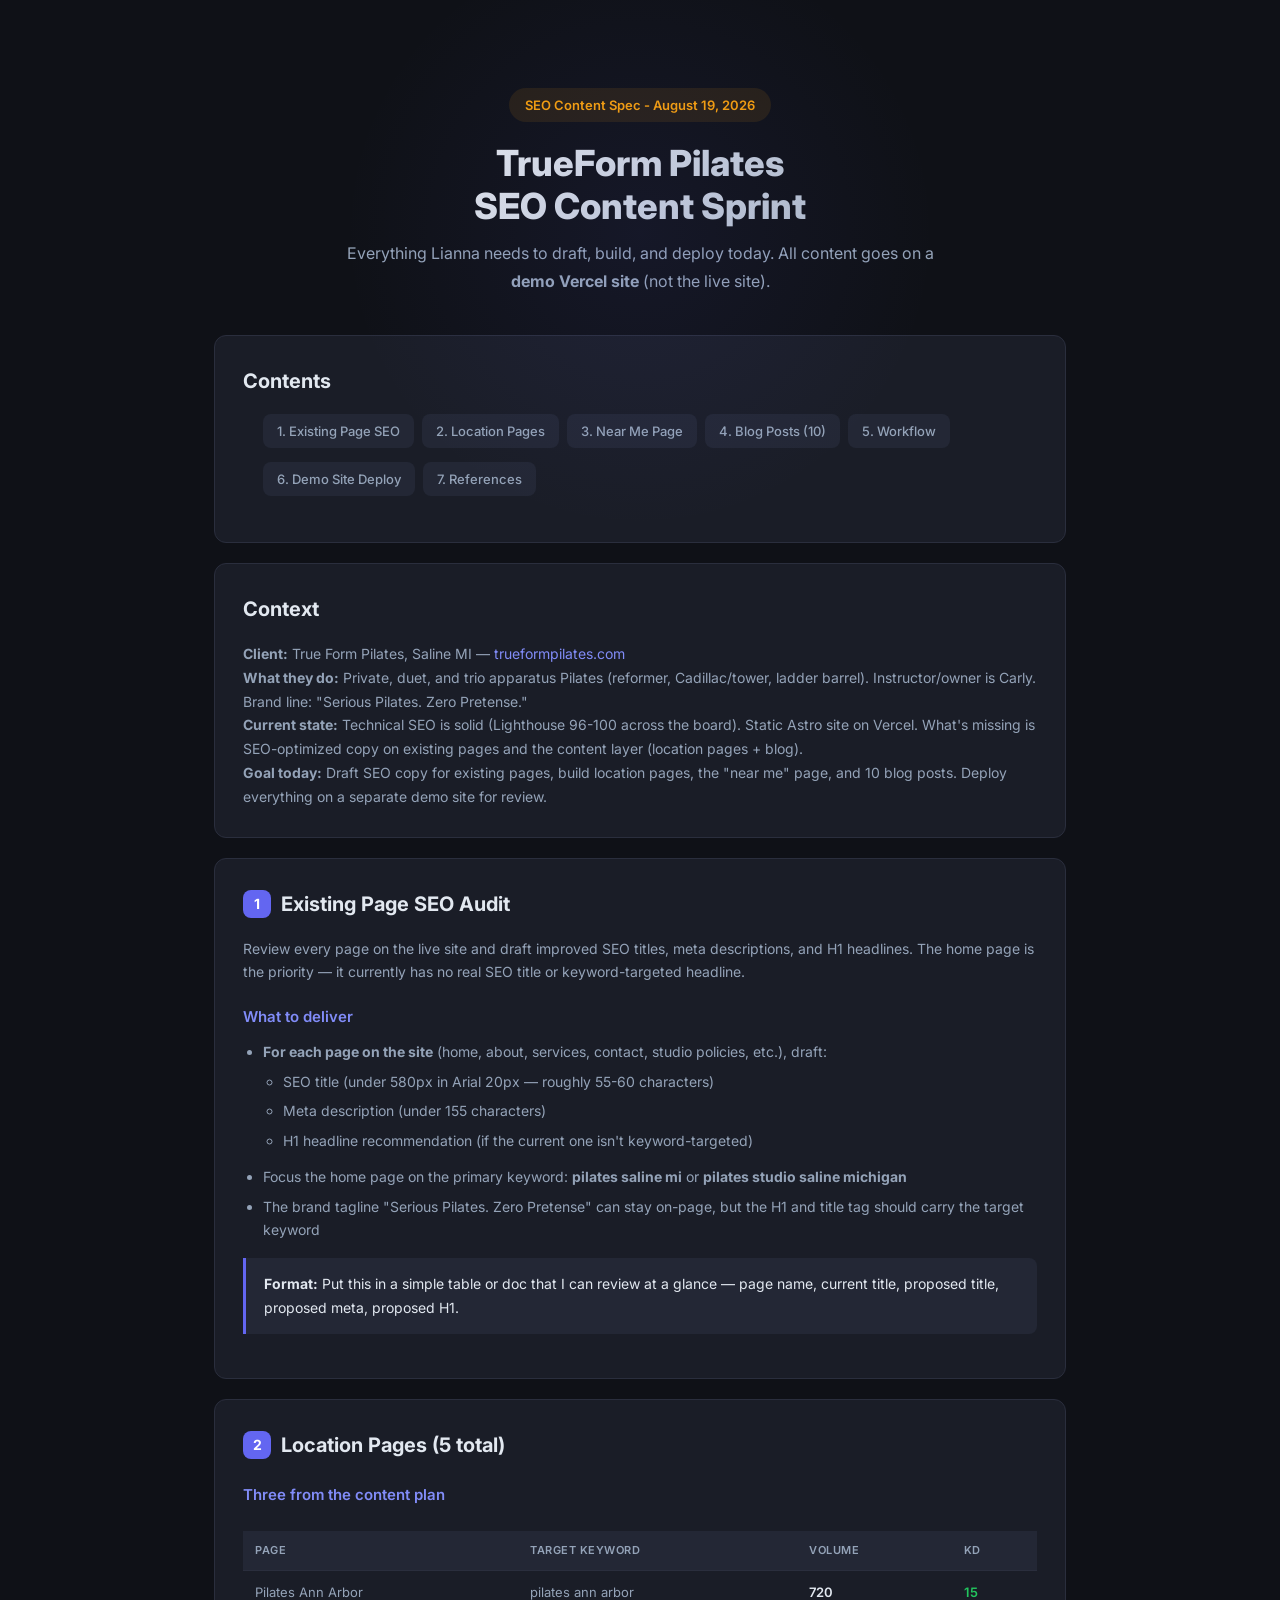
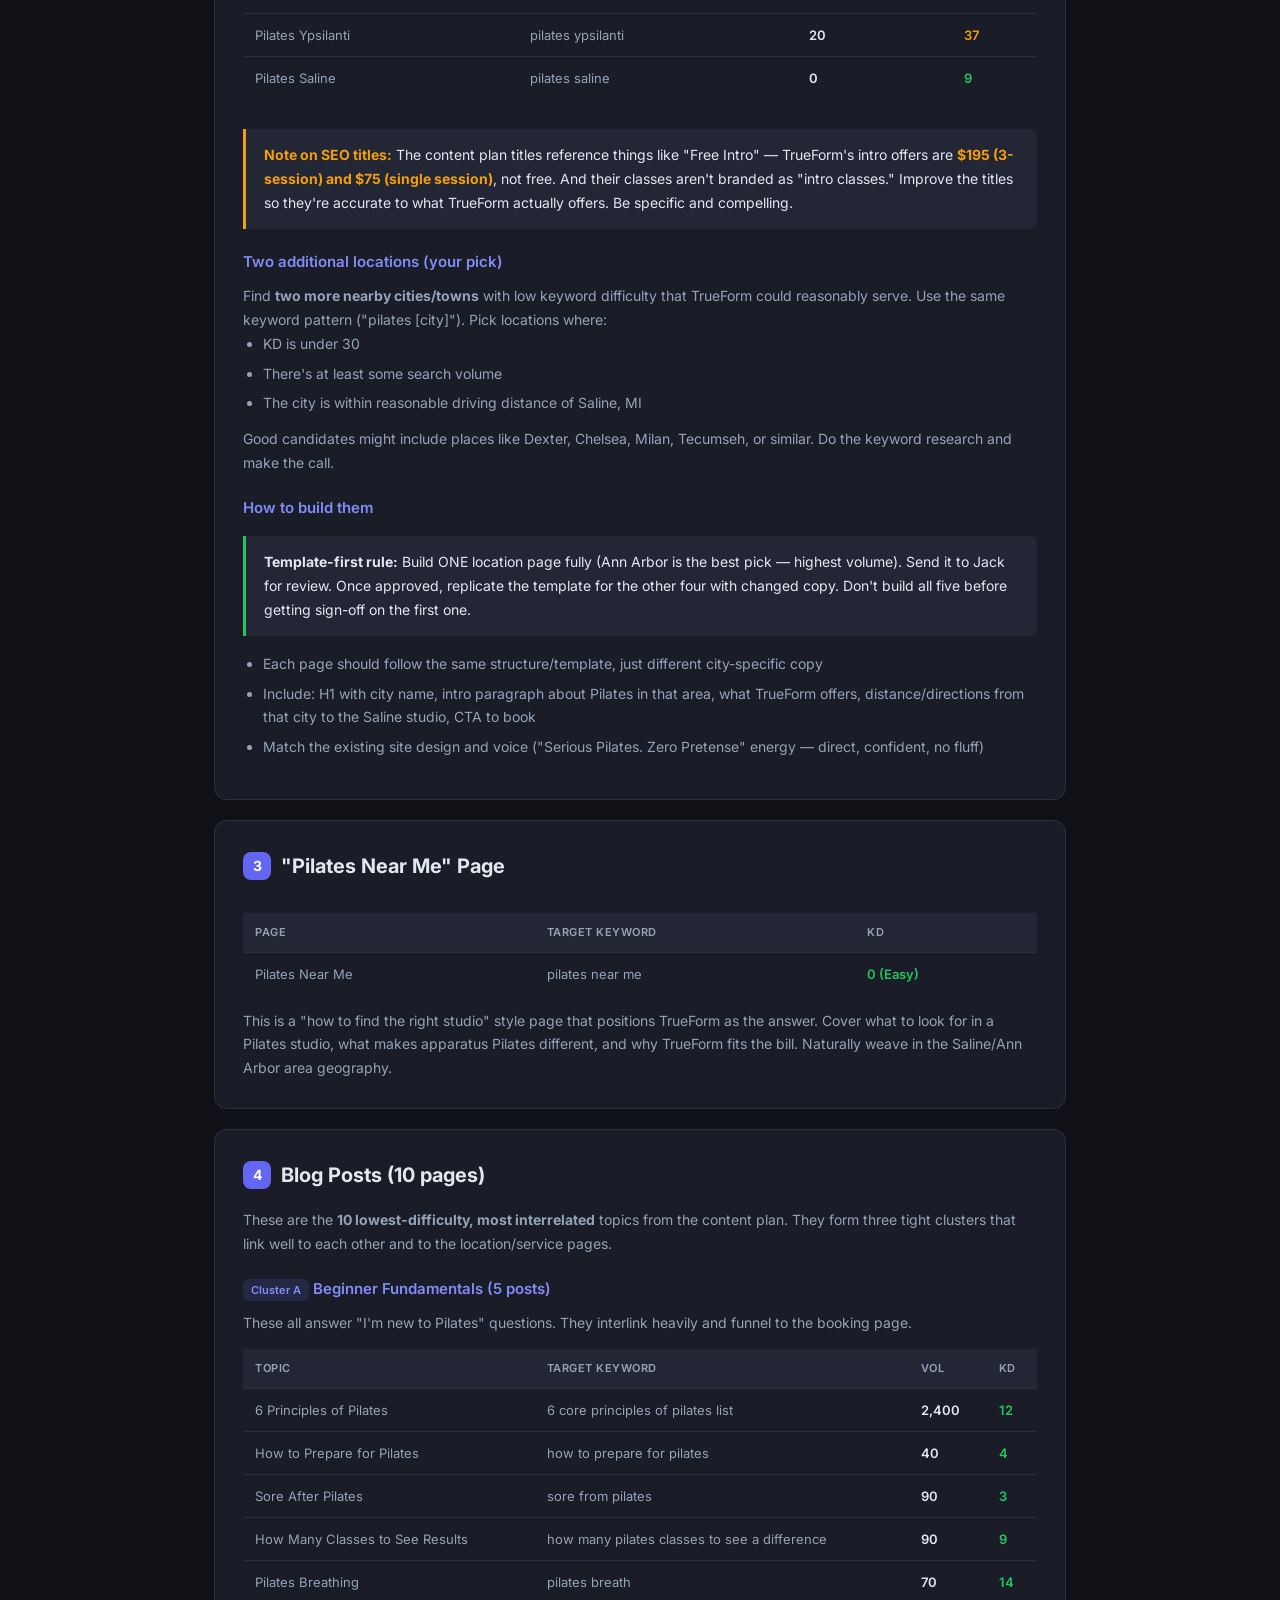
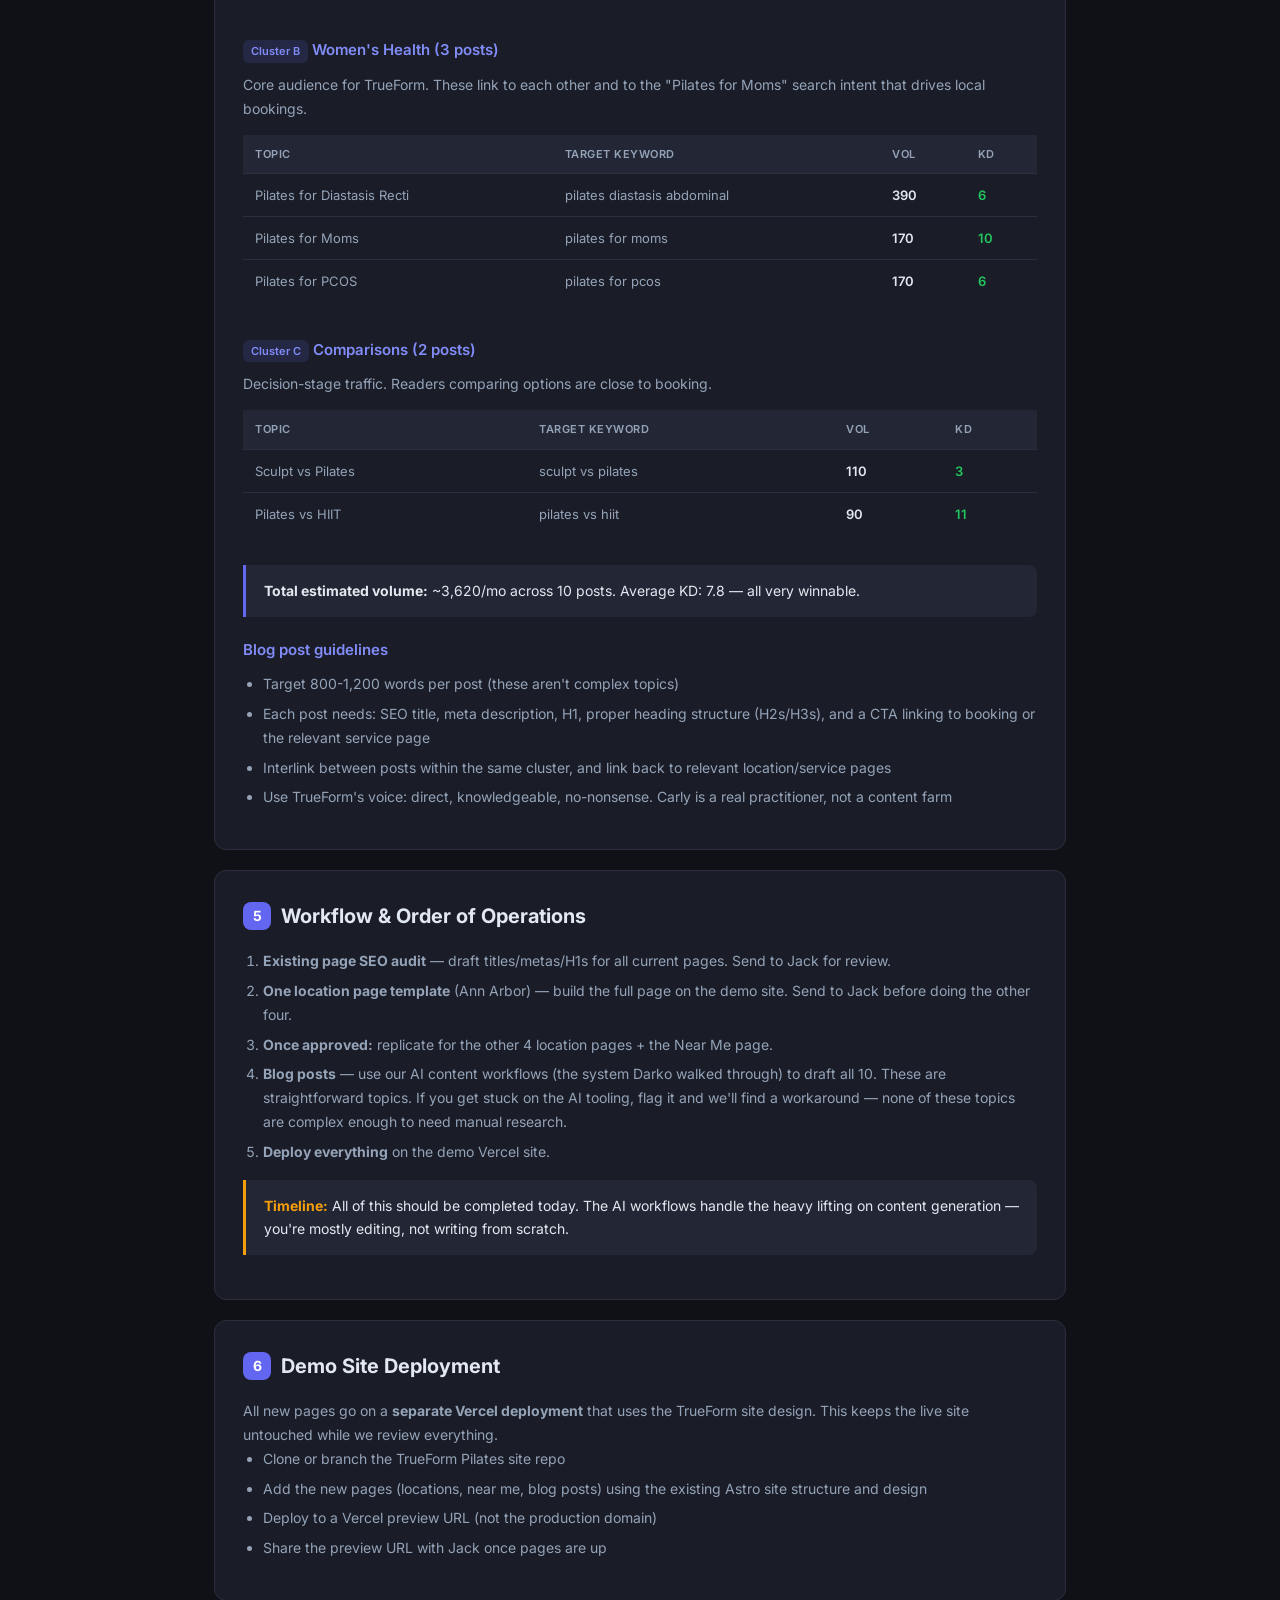
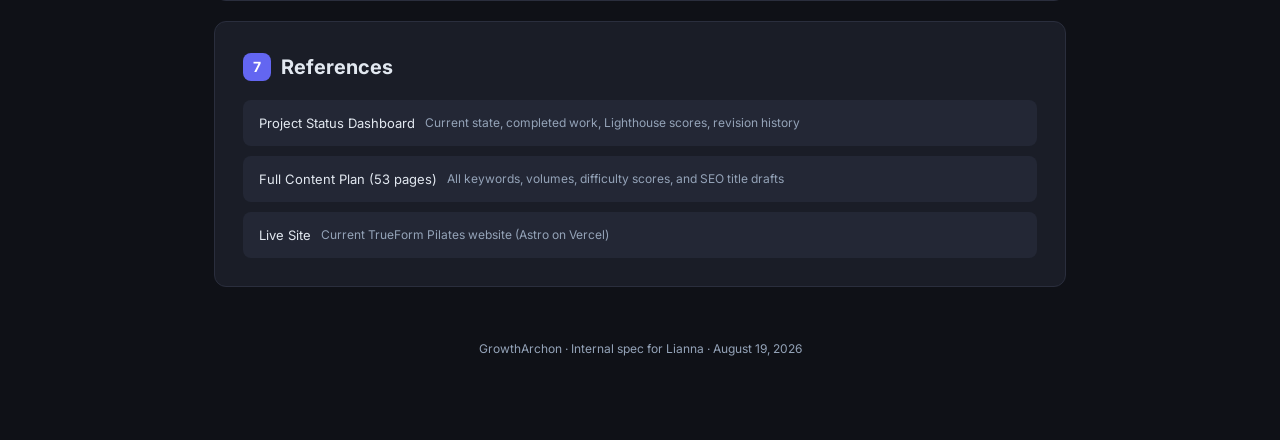
<file: true-form-pilates/seo-spec-a2p7dygvzs6gn8ae/index.html>
<!DOCTYPE html>
<html lang="en">
<head>
<meta charset="UTF-8">
<meta name="viewport" content="width=device-width, initial-scale=1.0">
<meta name="robots" content="noindex, nofollow">
<title>TrueForm Pilates - SEO Content Spec</title>
<style>
  @import url('https://fonts.googleapis.com/css2?family=Inter:wght@300;400;500;600;700;800;900&display=swap');

  :root {
    --bg: #0f1117;
    --surface: #1a1d27;
    --surface-2: #232735;
    --border: #2a2e3d;
    --text: #e2e8f0;
    --text-muted: #94a3b8;
    --accent: #6366f1;
    --accent-light: #818cf8;
    --green: #22c55e;
    --amber: #f59e0b;
    --red: #ef4444;
  }

  * { margin: 0; padding: 0; box-sizing: border-box; }

  body {
    font-family: 'Inter', -apple-system, system-ui, sans-serif;
    background: var(--bg);
    color: var(--text);
    line-height: 1.7;
    -webkit-font-smoothing: antialiased;
  }

  .container {
    max-width: 900px;
    margin: 0 auto;
    padding: 32px 24px 80px;
  }

  .hero {
    text-align: center;
    padding: 56px 0 40px;
    position: relative;
  }
  .hero::before {
    content: '';
    position: absolute;
    top: -100px;
    left: 50%;
    transform: translateX(-50%);
    width: 600px;
    height: 600px;
    background: radial-gradient(circle, rgba(99,102,241,0.08) 0%, transparent 70%);
    pointer-events: none;
  }
  .badge {
    display: inline-flex;
    align-items: center;
    gap: 8px;
    background: rgba(245,158,11,0.1);
    color: var(--amber);
    padding: 6px 16px;
    border-radius: 20px;
    font-size: 13px;
    font-weight: 600;
    margin-bottom: 20px;
  }
  .hero h1 {
    font-size: 36px;
    font-weight: 800;
    background: linear-gradient(135deg, #fff 0%, #94a3b8 100%);
    -webkit-background-clip: text;
    -webkit-text-fill-color: transparent;
    background-clip: text;
    margin-bottom: 12px;
    line-height: 1.2;
  }
  .hero p {
    font-size: 16px;
    color: var(--text-muted);
    max-width: 600px;
    margin: 0 auto;
  }

  .section {
    background: var(--surface);
    border: 1px solid var(--border);
    border-radius: 12px;
    padding: 28px;
    margin-bottom: 20px;
  }

  .section h2 {
    font-size: 20px;
    font-weight: 700;
    margin-bottom: 16px;
    display: flex;
    align-items: center;
    gap: 10px;
  }
  .section h2 .num {
    display: inline-flex;
    align-items: center;
    justify-content: center;
    width: 28px;
    height: 28px;
    background: var(--accent);
    color: #fff;
    border-radius: 8px;
    font-size: 14px;
    font-weight: 700;
    flex-shrink: 0;
  }

  .section h3 {
    font-size: 15px;
    font-weight: 600;
    color: var(--accent-light);
    margin: 20px 0 10px;
  }

  .section p, .section li {
    font-size: 14px;
    color: var(--text-muted);
    line-height: 1.7;
  }

  .section ul, .section ol {
    padding-left: 20px;
    margin-bottom: 12px;
  }

  .section li {
    margin-bottom: 6px;
  }

  .callout {
    background: var(--surface-2);
    border-left: 3px solid var(--accent);
    padding: 14px 18px;
    border-radius: 0 8px 8px 0;
    margin: 16px 0;
    font-size: 14px;
  }
  .callout strong {
    color: var(--text);
  }

  .callout-warn {
    border-left-color: var(--amber);
  }
  .callout-warn strong {
    color: var(--amber);
  }

  .callout-green {
    border-left-color: var(--green);
  }

  table {
    width: 100%;
    border-collapse: collapse;
    margin: 14px 0;
    font-size: 13px;
  }
  th {
    text-align: left;
    padding: 10px 12px;
    background: var(--surface-2);
    color: var(--text-muted);
    font-weight: 600;
    font-size: 11px;
    text-transform: uppercase;
    letter-spacing: 0.5px;
    border-bottom: 1px solid var(--border);
  }
  td {
    padding: 10px 12px;
    border-bottom: 1px solid var(--border);
    color: var(--text-muted);
  }
  tr:last-child td { border-bottom: none; }
  .kd-easy {
    color: var(--green);
    font-weight: 600;
  }
  .kd-possible {
    color: var(--amber);
    font-weight: 600;
  }
  .vol {
    font-weight: 600;
    color: var(--text);
  }

  .tag {
    display: inline-block;
    padding: 2px 8px;
    border-radius: 6px;
    font-size: 11px;
    font-weight: 600;
  }
  .tag-cluster {
    background: rgba(99,102,241,0.15);
    color: var(--accent-light);
  }

  a {
    color: var(--accent-light);
    text-decoration: none;
  }
  a:hover {
    text-decoration: underline;
  }

  .ref-links {
    display: flex;
    flex-direction: column;
    gap: 10px;
    margin-top: 12px;
  }
  .ref-link {
    display: flex;
    align-items: center;
    gap: 10px;
    padding: 12px 16px;
    background: var(--surface-2);
    border-radius: 8px;
    font-size: 13px;
    color: var(--text);
    text-decoration: none;
    transition: background 0.15s;
  }
  .ref-link:hover {
    background: var(--border);
    text-decoration: none;
  }
  .ref-link span {
    color: var(--text-muted);
    font-size: 12px;
  }

  .toc {
    list-style: none;
    padding: 0;
    display: flex;
    flex-wrap: wrap;
    gap: 8px;
    margin-top: 16px;
  }
  .toc li a {
    display: block;
    padding: 6px 14px;
    background: var(--surface-2);
    border-radius: 8px;
    font-size: 13px;
    font-weight: 500;
    color: var(--text-muted);
    transition: all 0.15s;
  }
  .toc li a:hover {
    background: var(--accent);
    color: #fff;
    text-decoration: none;
  }

  .overflow-x { overflow-x: auto; }

  @media (max-width: 640px) {
    .hero h1 { font-size: 28px; }
    .section { padding: 20px 16px; }
    .container { padding: 16px 12px 60px; }
    table { font-size: 12px; }
    th, td { padding: 8px; }
  }
</style>
</head>
<body>
<div class="container">

<div class="hero">
  <div class="badge">SEO Content Spec - August 19, 2026</div>
  <h1>TrueForm Pilates<br>SEO Content Sprint</h1>
  <p>Everything Lianna needs to draft, build, and deploy today. All content goes on a <strong>demo Vercel site</strong> (not the live site).</p>
</div>

<!-- TOC -->
<div class="section">
  <h2>Contents</h2>
  <ul class="toc">
    <li><a href="#existing">1. Existing Page SEO</a></li>
    <li><a href="#locations">2. Location Pages</a></li>
    <li><a href="#nearme">3. Near Me Page</a></li>
    <li><a href="#blog">4. Blog Posts (10)</a></li>
    <li><a href="#workflow">5. Workflow</a></li>
    <li><a href="#deploy">6. Demo Site Deploy</a></li>
    <li><a href="#refs">7. References</a></li>
  </ul>
</div>

<!-- CONTEXT -->
<div class="section">
  <h2>Context</h2>
  <p><strong>Client:</strong> True Form Pilates, Saline MI &mdash; <a href="https://www.trueformpilates.com/" target="_blank">trueformpilates.com</a></p>
  <p><strong>What they do:</strong> Private, duet, and trio apparatus Pilates (reformer, Cadillac/tower, ladder barrel). Instructor/owner is Carly. Brand line: "Serious Pilates. Zero Pretense."</p>
  <p><strong>Current state:</strong> Technical SEO is solid (Lighthouse 96-100 across the board). Static Astro site on Vercel. What's missing is SEO-optimized copy on existing pages and the content layer (location pages + blog).</p>
  <p><strong>Goal today:</strong> Draft SEO copy for existing pages, build location pages, the "near me" page, and 10 blog posts. Deploy everything on a separate demo site for review.</p>
</div>

<!-- TASK 1: EXISTING PAGE SEO -->
<div class="section" id="existing">
  <h2><span class="num">1</span> Existing Page SEO Audit</h2>
  <p>Review every page on the live site and draft improved SEO titles, meta descriptions, and H1 headlines. The home page is the priority &mdash; it currently has no real SEO title or keyword-targeted headline.</p>

  <h3>What to deliver</h3>
  <ul>
    <li><strong>For each page on the site</strong> (home, about, services, contact, studio policies, etc.), draft:</li>
    <ul>
      <li>SEO title (under 580px in Arial 20px &mdash; roughly 55-60 characters)</li>
      <li>Meta description (under 155 characters)</li>
      <li>H1 headline recommendation (if the current one isn't keyword-targeted)</li>
    </ul>
    <li>Focus the home page on the primary keyword: <strong>pilates saline mi</strong> or <strong>pilates studio saline michigan</strong></li>
    <li>The brand tagline "Serious Pilates. Zero Pretense" can stay on-page, but the H1 and title tag should carry the target keyword</li>
  </ul>

  <div class="callout">
    <strong>Format:</strong> Put this in a simple table or doc that I can review at a glance &mdash; page name, current title, proposed title, proposed meta, proposed H1.
  </div>
</div>

<!-- TASK 2: LOCATION PAGES -->
<div class="section" id="locations">
  <h2><span class="num">2</span> Location Pages (5 total)</h2>

  <h3>Three from the content plan</h3>
  <div class="overflow-x">
  <table>
    <tr><th>Page</th><th>Target Keyword</th><th>Volume</th><th>KD</th></tr>
    <tr><td>Pilates Ann Arbor</td><td>pilates ann arbor</td><td class="vol">720</td><td class="kd-easy">15</td></tr>
    <tr><td>Pilates Ypsilanti</td><td>pilates ypsilanti</td><td class="vol">20</td><td class="kd-possible">37</td></tr>
    <tr><td>Pilates Saline</td><td>pilates saline</td><td class="vol">0</td><td class="kd-easy">9</td></tr>
  </table>
  </div>

  <div class="callout callout-warn">
    <strong>Note on SEO titles:</strong> The content plan titles reference things like "Free Intro" &mdash; TrueForm's intro offers are <strong>$195 (3-session) and $75 (single session)</strong>, not free. And their classes aren't branded as "intro classes." Improve the titles so they're accurate to what TrueForm actually offers. Be specific and compelling.
  </div>

  <h3>Two additional locations (your pick)</h3>
  <p>Find <strong>two more nearby cities/towns</strong> with low keyword difficulty that TrueForm could reasonably serve. Use the same keyword pattern ("pilates [city]"). Pick locations where:</p>
  <ul>
    <li>KD is under 30</li>
    <li>There's at least some search volume</li>
    <li>The city is within reasonable driving distance of Saline, MI</li>
  </ul>
  <p>Good candidates might include places like Dexter, Chelsea, Milan, Tecumseh, or similar. Do the keyword research and make the call.</p>

  <h3>How to build them</h3>
  <div class="callout callout-green">
    <strong>Template-first rule:</strong> Build ONE location page fully (Ann Arbor is the best pick &mdash; highest volume). Send it to Jack for review. Once approved, replicate the template for the other four with changed copy. Don't build all five before getting sign-off on the first one.
  </div>
  <ul>
    <li>Each page should follow the same structure/template, just different city-specific copy</li>
    <li>Include: H1 with city name, intro paragraph about Pilates in that area, what TrueForm offers, distance/directions from that city to the Saline studio, CTA to book</li>
    <li>Match the existing site design and voice ("Serious Pilates. Zero Pretense" energy &mdash; direct, confident, no fluff)</li>
  </ul>
</div>

<!-- TASK 3: NEAR ME -->
<div class="section" id="nearme">
  <h2><span class="num">3</span> "Pilates Near Me" Page</h2>
  <div class="overflow-x">
  <table>
    <tr><th>Page</th><th>Target Keyword</th><th>KD</th></tr>
    <tr><td>Pilates Near Me</td><td>pilates near me</td><td class="kd-easy">0 (Easy)</td></tr>
  </table>
  </div>
  <p>This is a "how to find the right studio" style page that positions TrueForm as the answer. Cover what to look for in a Pilates studio, what makes apparatus Pilates different, and why TrueForm fits the bill. Naturally weave in the Saline/Ann Arbor area geography.</p>
</div>

<!-- TASK 4: BLOG POSTS -->
<div class="section" id="blog">
  <h2><span class="num">4</span> Blog Posts (10 pages)</h2>
  <p>These are the <strong>10 lowest-difficulty, most interrelated</strong> topics from the content plan. They form three tight clusters that link well to each other and to the location/service pages.</p>

  <h3><span class="tag tag-cluster">Cluster A</span> Beginner Fundamentals (5 posts)</h3>
  <p>These all answer "I'm new to Pilates" questions. They interlink heavily and funnel to the booking page.</p>
  <div class="overflow-x">
  <table>
    <tr><th>Topic</th><th>Target Keyword</th><th>Vol</th><th>KD</th></tr>
    <tr><td>6 Principles of Pilates</td><td>6 core principles of pilates list</td><td class="vol">2,400</td><td class="kd-easy">12</td></tr>
    <tr><td>How to Prepare for Pilates</td><td>how to prepare for pilates</td><td class="vol">40</td><td class="kd-easy">4</td></tr>
    <tr><td>Sore After Pilates</td><td>sore from pilates</td><td class="vol">90</td><td class="kd-easy">3</td></tr>
    <tr><td>How Many Classes to See Results</td><td>how many pilates classes to see a difference</td><td class="vol">90</td><td class="kd-easy">9</td></tr>
    <tr><td>Pilates Breathing</td><td>pilates breath</td><td class="vol">70</td><td class="kd-easy">14</td></tr>
  </table>
  </div>

  <h3><span class="tag tag-cluster">Cluster B</span> Women's Health (3 posts)</h3>
  <p>Core audience for TrueForm. These link to each other and to the "Pilates for Moms" search intent that drives local bookings.</p>
  <div class="overflow-x">
  <table>
    <tr><th>Topic</th><th>Target Keyword</th><th>Vol</th><th>KD</th></tr>
    <tr><td>Pilates for Diastasis Recti</td><td>pilates diastasis abdominal</td><td class="vol">390</td><td class="kd-easy">6</td></tr>
    <tr><td>Pilates for Moms</td><td>pilates for moms</td><td class="vol">170</td><td class="kd-easy">10</td></tr>
    <tr><td>Pilates for PCOS</td><td>pilates for pcos</td><td class="vol">170</td><td class="kd-easy">6</td></tr>
  </table>
  </div>

  <h3><span class="tag tag-cluster">Cluster C</span> Comparisons (2 posts)</h3>
  <p>Decision-stage traffic. Readers comparing options are close to booking.</p>
  <div class="overflow-x">
  <table>
    <tr><th>Topic</th><th>Target Keyword</th><th>Vol</th><th>KD</th></tr>
    <tr><td>Sculpt vs Pilates</td><td>sculpt vs pilates</td><td class="vol">110</td><td class="kd-easy">3</td></tr>
    <tr><td>Pilates vs HIIT</td><td>pilates vs hiit</td><td class="vol">90</td><td class="kd-easy">11</td></tr>
  </table>
  </div>

  <div class="callout">
    <strong>Total estimated volume:</strong> ~3,620/mo across 10 posts. Average KD: 7.8 &mdash; all very winnable.
  </div>

  <h3>Blog post guidelines</h3>
  <ul>
    <li>Target 800-1,200 words per post (these aren't complex topics)</li>
    <li>Each post needs: SEO title, meta description, H1, proper heading structure (H2s/H3s), and a CTA linking to booking or the relevant service page</li>
    <li>Interlink between posts within the same cluster, and link back to relevant location/service pages</li>
    <li>Use TrueForm's voice: direct, knowledgeable, no-nonsense. Carly is a real practitioner, not a content farm</li>
  </ul>
</div>

<!-- TASK 5: WORKFLOW -->
<div class="section" id="workflow">
  <h2><span class="num">5</span> Workflow &amp; Order of Operations</h2>
  <ol>
    <li><strong>Existing page SEO audit</strong> &mdash; draft titles/metas/H1s for all current pages. Send to Jack for review.</li>
    <li><strong>One location page template</strong> (Ann Arbor) &mdash; build the full page on the demo site. Send to Jack before doing the other four.</li>
    <li><strong>Once approved:</strong> replicate for the other 4 location pages + the Near Me page.</li>
    <li><strong>Blog posts</strong> &mdash; use our AI content workflows (the system Darko walked through) to draft all 10. These are straightforward topics. If you get stuck on the AI tooling, flag it and we'll find a workaround &mdash; none of these topics are complex enough to need manual research.</li>
    <li><strong>Deploy everything</strong> on the demo Vercel site.</li>
  </ol>

  <div class="callout callout-warn">
    <strong>Timeline:</strong> All of this should be completed today. The AI workflows handle the heavy lifting on content generation &mdash; you're mostly editing, not writing from scratch.
  </div>
</div>

<!-- TASK 6: DEMO DEPLOY -->
<div class="section" id="deploy">
  <h2><span class="num">6</span> Demo Site Deployment</h2>
  <p>All new pages go on a <strong>separate Vercel deployment</strong> that uses the TrueForm site design. This keeps the live site untouched while we review everything.</p>
  <ul>
    <li>Clone or branch the TrueForm Pilates site repo</li>
    <li>Add the new pages (locations, near me, blog posts) using the existing Astro site structure and design</li>
    <li>Deploy to a Vercel preview URL (not the production domain)</li>
    <li>Share the preview URL with Jack once pages are up</li>
  </ul>
</div>

<!-- REFERENCES -->
<div class="section" id="refs">
  <h2><span class="num">7</span> References</h2>
  <div class="ref-links">
    <a class="ref-link" href="https://growtharchon.github.io/client-reports/true-form-pilates/project-status-2026-08-19/" target="_blank">
      Project Status Dashboard
      <span>Current state, completed work, Lighthouse scores, revision history</span>
    </a>
    <a class="ref-link" href="https://growtharchon.github.io/client-reports/true-form-pilates/content-plan.html" target="_blank">
      Full Content Plan (53 pages)
      <span>All keywords, volumes, difficulty scores, and SEO title drafts</span>
    </a>
    <a class="ref-link" href="https://www.trueformpilates.com/" target="_blank">
      Live Site
      <span>Current TrueForm Pilates website (Astro on Vercel)</span>
    </a>
  </div>
</div>

<!-- FOOTER -->
<div style="text-align:center; padding:32px 0 0; color:var(--text-muted); font-size:12px;">
  GrowthArchon &middot; Internal spec for Lianna &middot; August 19, 2026
</div>

</div>
</body>
</html>
</file>
<file: true-form-pilates/project-postmortem-2026-08-19/styles.css>
:root {
  --ink: #171512;
  --ink-soft: #514c45;
  --bone: #f4efe7;
  --paper: #fbfaf7;
  --line: #dcd5ca;
  --copper: #b65f39;
  --copper-dark: #8e4327;
  --green: #14785d;
  --green-soft: #dcefe8;
  --amber: #9b6518;
  --amber-soft: #f5e9cc;
  --red: #a34235;
  --red-soft: #f4ded9;
  --radius: 18px;
  --shadow: 0 16px 48px rgba(32, 26, 19, 0.08);
}

* { box-sizing: border-box; }
html { scroll-behavior: smooth; }
body {
  margin: 0;
  background: var(--paper);
  color: var(--ink);
  font-family: Inter, ui-sans-serif, -apple-system, BlinkMacSystemFont, "Segoe UI", sans-serif;
  line-height: 1.55;
}
button, a { font: inherit; }
a { color: inherit; }
.skip-link { position: fixed; left: 1rem; top: -4rem; z-index: 100; background: var(--ink); color: white; padding: .7rem 1rem; border-radius: 8px; }
.skip-link:focus { top: 1rem; }

.topbar {
  position: sticky;
  top: 0;
  z-index: 20;
  height: 78px;
  display: flex;
  align-items: center;
  justify-content: space-between;
  padding: 0 34px;
  color: white;
  background: rgba(23, 21, 18, .96);
  border-bottom: 1px solid rgba(255,255,255,.1);
  backdrop-filter: blur(16px);
}
.brand { display: flex; align-items: center; gap: 13px; text-decoration: none; }
.brand-mark { display: grid; place-items: center; width: 42px; height: 42px; border: 1px solid rgba(255,255,255,.3); font-family: Georgia, serif; font-size: 15px; letter-spacing: -.05em; }
.brand strong, .brand small { display: block; }
.brand strong { font-size: 14px; letter-spacing: .02em; }
.brand small { color: rgba(255,255,255,.55); font-size: 11px; margin-top: 1px; }
.topbar-actions { display: flex; align-items: center; gap: 20px; }
.confidential { display: flex; align-items: center; gap: 8px; color: rgba(255,255,255,.7); font-size: 12px; }
.confidential span { width: 7px; height: 7px; border-radius: 50%; background: #e8a35e; box-shadow: 0 0 0 4px rgba(232,163,94,.14); }
.print-button { border: 1px solid rgba(255,255,255,.2); background: transparent; color: white; padding: 9px 14px; border-radius: 999px; cursor: pointer; font-size: 12px; }
.print-button:hover, .print-button:focus-visible { background: white; color: var(--ink); }

.shell { display: grid; grid-template-columns: 235px minmax(0, 1fr); max-width: 1550px; margin: 0 auto; }
.sidebar { position: sticky; top: 78px; align-self: start; height: calc(100vh - 78px); padding: 44px 28px; border-right: 1px solid var(--line); background: #f8f5ef; }
.eyebrow { margin: 0 0 14px; color: #7b746b; font-size: 10px; font-weight: 800; letter-spacing: .18em; text-transform: uppercase; }
.eyebrow.copper { color: #d78963; }
.nav-link { display: block; margin-left: -13px; padding: 8px 13px; border-radius: 8px; color: #777067; font-size: 13px; text-decoration: none; }
.nav-link:hover, .nav-link:focus-visible, .nav-link.active { color: var(--ink); background: white; }
.nav-link.active { box-shadow: inset 3px 0 var(--copper); }
.sidebar-note { position: absolute; left: 28px; right: 28px; bottom: 28px; padding-top: 18px; border-top: 1px solid var(--line); }
.sidebar-note span, .sidebar-note strong { display: block; }
.sidebar-note span { margin-top: 9px; color: #8a8379; font-size: 10px; text-transform: uppercase; letter-spacing: .1em; }
.sidebar-note strong { font-size: 12px; }

main { min-width: 0; }
.section { padding: 88px clamp(34px, 6vw, 96px); border-bottom: 1px solid var(--line); scroll-margin-top: 70px; }
.hero { min-height: 620px; display: grid; grid-template-columns: minmax(0, 1.45fr) minmax(280px, .55fr); align-items: center; gap: clamp(40px, 7vw, 100px); color: white; background: radial-gradient(circle at 80% 15%, rgba(182,95,57,.22), transparent 30%), linear-gradient(135deg, #181512 0%, #211d18 58%, #151311 100%); }
.hero h1 { margin: 0; max-width: 850px; font-family: Georgia, "Times New Roman", serif; font-size: clamp(50px, 7vw, 96px); font-weight: 400; line-height: .96; letter-spacing: -.055em; }
.hero h1 em { color: #d48660; font-weight: 400; }
.lede { max-width: 700px; margin: 30px 0 34px; color: rgba(255,255,255,.68); font-size: clamp(16px, 1.5vw, 20px); }
.hero-meta { display: flex; flex-wrap: wrap; gap: 12px; }
.hero-meta span { padding: 10px 13px; border: 1px solid rgba(255,255,255,.12); border-radius: 8px; color: rgba(255,255,255,.55); font-size: 11px; }
.hero-meta strong { color: white; margin-left: 4px; }
.signal-card { padding: 26px; border: 1px solid rgba(255,255,255,.12); border-radius: var(--radius); background: rgba(255,255,255,.055); box-shadow: 0 24px 60px rgba(0,0,0,.22); }
.signal-topline { display: flex; align-items: center; justify-content: space-between; font-size: 11px; color: rgba(255,255,255,.55); }
.signal-score { margin: 34px 0 -8px; font-family: Georgia, serif; font-size: 92px; line-height: 1; color: #d48660; }
.signal-card > p { margin: 0; color: rgba(255,255,255,.68); font-size: 13px; }
.mini-timeline { position: relative; height: 2px; margin: 34px 0 9px; background: rgba(255,255,255,.15); }
.mini-timeline span { position: absolute; left: var(--position); top: 50%; width: 10px; height: 10px; transform: translate(-50%,-50%); border: 2px solid #1d1915; border-radius: 50%; background: #d48660; }
.signal-labels { display: flex; justify-content: space-between; color: rgba(255,255,255,.45); }

.metrics { display: grid; grid-template-columns: repeat(4, 1fr); background: var(--bone); border-bottom: 1px solid var(--line); }
.metrics article { min-height: 148px; padding: 30px; display: flex; flex-direction: column; justify-content: center; border-right: 1px solid var(--line); }
.metrics article:last-child { border-right: 0; }
.metrics strong { font-family: Georgia, serif; font-size: 35px; font-weight: 400; color: var(--copper-dark); }
.metrics span { max-width: 180px; margin-top: 4px; color: var(--ink-soft); font-size: 11px; line-height: 1.4; }

.section-heading { display: flex; align-items: flex-end; justify-content: space-between; gap: 24px; margin-bottom: 38px; }
.section-heading h2 { margin: 0; font-family: Georgia, serif; font-size: clamp(34px, 4vw, 54px); font-weight: 400; line-height: 1.05; letter-spacing: -.035em; }
.section-tag { flex: 0 0 auto; border: 1px solid var(--line); border-radius: 999px; padding: 8px 12px; color: #6f685f; font-size: 10px; font-weight: 700; text-transform: uppercase; letter-spacing: .08em; }
.section-tag.light { border-color: rgba(255,255,255,.25); color: rgba(255,255,255,.65); }
.finding-grid { display: grid; grid-template-columns: 1fr 1fr; gap: 18px; }
.finding-card { display: flex; gap: 18px; padding: 28px; border: 1px solid var(--line); border-radius: var(--radius); background: white; box-shadow: var(--shadow); }
.finding-card.positive { border-top: 3px solid var(--green); }
.finding-card.negative { border-top: 3px solid var(--red); }
.finding-icon { flex: 0 0 auto; display: grid; place-items: center; width: 37px; height: 37px; border-radius: 50%; font-weight: 900; }
.positive .finding-icon { color: var(--green); background: var(--green-soft); }
.negative .finding-icon { color: var(--red); background: var(--red-soft); }
.finding-card h3 { margin: 1px 0 9px; font-size: 16px; }
.finding-card p { margin: 0; color: var(--ink-soft); font-size: 13px; }
.diagnosis-summary { padding: 34px; border: 1px solid var(--line); border-top: 4px solid var(--copper); border-radius: var(--radius); background: white; box-shadow: var(--shadow); }
.diagnosis-kicker { margin: 0 0 8px; color: var(--copper-dark); font-size: 10px; font-weight: 800; letter-spacing: .14em; text-transform: uppercase; }
.diagnosis-lede { margin: 0 0 15px; max-width: 1020px; font: 22px/1.45 Georgia, serif; }
.diagnosis-summary > p:last-of-type { max-width: 1000px; margin: 0; color: var(--ink-soft); font-size: 14px; }
.throughput-strip { display: grid; grid-template-columns: repeat(3, 1fr); gap: 1px; margin-top: 28px; border: 1px solid var(--line); border-radius: 10px; overflow: hidden; background: var(--line); }
.throughput-strip div { padding: 17px 19px; background: var(--bone); }
.throughput-strip span, .throughput-strip strong { display: block; }
.throughput-strip span { margin-bottom: 4px; color: var(--copper-dark); font-size: 9px; font-weight: 800; letter-spacing: .1em; text-transform: uppercase; }
.throughput-strip strong { font-size: 12px; }
.thesis { margin: 24px 0 0; padding: 30px 34px; border: 0; border-left: 4px solid var(--copper); background: var(--bone); font-family: Georgia, serif; font-size: clamp(20px, 2.2vw, 28px); line-height: 1.35; }
.analysis-heading { margin: 52px 0 20px; }
.analysis-heading .eyebrow { margin-bottom: 6px; color: var(--copper-dark); }
.analysis-heading h3 { margin: 0; font: 32px/1.15 Georgia, serif; }
.analysis-grid { display: grid; grid-template-columns: repeat(3, 1fr); border: 1px solid var(--line); border-radius: var(--radius); overflow: hidden; background: white; }
.analysis-grid article { min-height: 215px; padding: 25px; border-right: 1px solid var(--line); border-bottom: 1px solid var(--line); }
.analysis-grid article:nth-child(3n) { border-right: 0; }
.analysis-grid article:nth-last-child(-n+3) { border-bottom: 0; }
.analysis-grid span { color: var(--copper); font: italic 13px Georgia, serif; }
.analysis-grid h3 { margin: 24px 0 8px; font-size: 15px; line-height: 1.35; }
.analysis-grid p { margin: 0; color: var(--ink-soft); font-size: 12px; }
.management-note { margin: 18px 0 0; padding: 16px 18px; border-left: 3px solid var(--amber); background: var(--amber-soft); color: #695226; font-size: 11px; }

.filters { display: flex; gap: 5px; padding: 4px; border: 1px solid var(--line); border-radius: 999px; }
.filter { border: 0; border-radius: 999px; background: transparent; padding: 7px 11px; color: #766f66; font-size: 10px; cursor: pointer; }
.filter.active, .filter:hover, .filter:focus-visible { background: var(--ink); color: white; }
.timeline-list { position: relative; }
.timeline-list::before { content: ""; position: absolute; left: 91px; top: 25px; bottom: 25px; width: 1px; background: var(--line); }
.timeline-item { display: grid; grid-template-columns: 70px 20px 1fr; gap: 12px; padding: 18px 0; transition: opacity .2s, transform .2s; }
.timeline-item[hidden] { display: none; }
.timeline-item time { padding-top: 8px; color: #777067; font-size: 11px; font-weight: 800; text-transform: uppercase; }
.timeline-dot { position: relative; z-index: 1; width: 13px; height: 13px; margin-top: 9px; border: 3px solid var(--paper); border-radius: 50%; box-shadow: 0 0 0 1px var(--line); }
.timeline-dot.risk { background: var(--amber); }
.timeline-dot.delivery { background: var(--green); }
.timeline-dot.escalation { background: var(--red); }
.timeline-item > div:last-child { padding: 0 0 17px 12px; }
.timeline-item h3 { margin: 11px 0 5px; font-size: 16px; }
.timeline-item p { max-width: 820px; margin: 0; color: var(--ink-soft); font-size: 13px; }
.loom-finding { display: grid; grid-template-columns: 52px 1fr auto; gap: 20px; align-items: center; margin-top: 28px; padding: 25px; border: 1px solid #d4c7b6; border-radius: var(--radius); background: #f4ecdf; }
.loom-icon { display: grid; place-items: center; width: 48px; height: 48px; border-radius: 14px; color: white; background: var(--copper-dark); font: 24px Georgia, serif; }
.loom-finding .eyebrow { margin-bottom: 4px; color: var(--copper-dark); }
.loom-finding h3 { margin: 0 0 5px; font-size: 15px; }
.loom-finding p:last-child { margin: 0; color: var(--ink-soft); font-size: 12px; }
.status-pill { display: inline-flex; align-items: center; border-radius: 999px; padding: 5px 9px; font-size: 9px; font-weight: 800; text-transform: uppercase; letter-spacing: .08em; }
.status-pill.green { color: var(--green); background: var(--green-soft); }
.status-pill.amber { color: #f3c277; background: rgba(207,147,54,.16); }
.timeline-item .status-pill.amber { color: var(--amber); background: var(--amber-soft); }
.status-pill.red { color: var(--red); background: var(--red-soft); }
.status-pill.muted { color: #6d675e; background: #ebe7df; }

.release-grid { display: grid; grid-template-columns: 1fr 1fr; gap: 18px; }
.release-card { display: grid; grid-template-columns: 72px 1fr; gap: 20px; padding: 28px; border: 1px solid var(--line); border-radius: var(--radius); background: white; }
.release-number { display: grid; place-items: center; width: 66px; height: 66px; color: white; background: var(--ink); border-radius: 50%; font-family: Georgia, serif; font-size: 21px; }
.release-date { margin: 1px 0 5px; color: var(--copper-dark); font-size: 10px; font-weight: 800; text-transform: uppercase; letter-spacing: .1em; }
.release-card h3 { margin: 0 0 8px; font-size: 16px; }
.release-card p:not(.release-date) { margin: 0; color: var(--ink-soft); font-size: 13px; }
.commit-row { display: flex; gap: 7px; margin-top: 16px; }
code { padding: 3px 6px; border-radius: 5px; background: #ece7de; font: 11px ui-monospace, SFMono-Regular, Menlo, monospace; }
.interpretation { display: flex; align-items: flex-start; gap: 14px; margin-top: 20px; padding: 19px 22px; border-radius: 12px; background: var(--bone); }
.interpretation p { margin: 0; color: var(--ink-soft); font-size: 13px; }
.interpretation-mark { flex: 0 0 auto; display: grid; place-items: center; width: 22px; height: 22px; color: white; background: var(--copper); border-radius: 50%; font-family: Georgia, serif; font-style: italic; }

.process-section { background: #f7f3ec; }
.report-link { flex: 0 0 auto; padding: 10px 15px; border-radius: 999px; color: white; background: var(--ink); font-size: 10px; font-weight: 800; letter-spacing: .04em; text-decoration: none; }
.report-link:hover, .report-link:focus-visible { background: var(--copper-dark); }
.process-lede { max-width: 780px; margin: -15px 0 32px; color: var(--ink-soft); font-size: 14px; }
.phase-list { border-top: 1px solid var(--line); }
.phase-item { display: grid; grid-template-columns: 115px 1fr auto; align-items: center; gap: 26px; padding: 25px 4px; border-bottom: 1px solid var(--line); }
.phase-id { display: flex; align-items: baseline; gap: 10px; }
.phase-id span { color: var(--copper-dark); font: 26px Georgia, serif; }
.phase-id small { color: #8b847a; font-size: 9px; white-space: nowrap; }
.phase-type { margin: 0 0 3px; color: var(--copper-dark); font-size: 9px; font-weight: 800; letter-spacing: .1em; text-transform: uppercase; }
.phase-item h3 { margin: 0 0 4px; font-size: 15px; }
.phase-item div:nth-child(2) > p:last-child { max-width: 750px; margin: 0; color: var(--ink-soft); font-size: 12px; }
.phase-status { justify-self: end; border-radius: 999px; padding: 6px 9px; font-size: 9px; font-weight: 800; text-transform: uppercase; letter-spacing: .07em; white-space: nowrap; }
.phase-status.done { color: var(--green); background: var(--green-soft); }
.phase-status.planned { color: var(--amber); background: var(--amber-soft); }
.phase-status.active { color: var(--red); background: var(--red-soft); }
.scope-clarifier { display: grid; grid-template-columns: 1fr 1fr; gap: 1px; margin-top: 28px; border: 1px solid var(--line); border-radius: 12px; overflow: hidden; background: var(--line); }
.scope-clarifier div { padding: 21px; background: white; }
.scope-clarifier span, .scope-clarifier strong { display: block; }
.scope-clarifier span { margin-bottom: 7px; color: var(--copper-dark); font-size: 9px; font-weight: 800; text-transform: uppercase; letter-spacing: .1em; }
.scope-clarifier strong { font-size: 12px; line-height: 1.55; }

.qa-section { color: white; background: linear-gradient(145deg, #193b32 0%, #102b25 100%); }
.section-heading.light .eyebrow { color: #82baa8; }
.qa-intro { display: grid; grid-template-columns: 160px 1fr; gap: 36px; align-items: center; padding: 28px 0 36px; border-bottom: 1px solid rgba(255,255,255,.12); }
.qa-ring { display: grid; place-items: center; align-content: center; width: 145px; height: 145px; border: 1px solid rgba(255,255,255,.24); border-radius: 50%; box-shadow: inset 0 0 0 9px rgba(255,255,255,.035); }
.qa-ring strong, .qa-ring span { display: block; }
.qa-ring strong { font-family: Georgia, serif; font-size: 46px; font-weight: 400; line-height: 1; color: #9ed0c0; }
.qa-ring span { color: rgba(255,255,255,.55); font-size: 10px; text-transform: uppercase; letter-spacing: .12em; }
.qa-lede { max-width: 820px; margin: 0 0 12px; font-size: 19px; }
.qa-intro p:last-child { max-width: 820px; margin: 0; color: rgba(255,255,255,.6); font-size: 13px; }
.qa-categories { display: grid; grid-template-columns: repeat(5, 1fr); border: 1px solid rgba(255,255,255,.12); border-radius: 12px; overflow: hidden; margin: 32px 0; }
.qa-categories div { min-height: 76px; padding: 15px; border-right: 1px solid rgba(255,255,255,.1); border-bottom: 1px solid rgba(255,255,255,.1); color: rgba(255,255,255,.6); font-size: 10px; }
.qa-categories div:nth-child(5n) { border-right: 0; }
.qa-categories div:nth-last-child(-n+5) { border-bottom: 0; }
.qa-categories span { display: block; color: #9ed0c0; font-family: Georgia, serif; font-size: 23px; }
.qa-result-grid { display: grid; grid-template-columns: repeat(3, 1fr); gap: 14px; }
.qa-result-grid article { padding: 21px; border: 1px solid rgba(255,255,255,.12); border-radius: 12px; background: rgba(255,255,255,.04); }
.qa-result-grid h3 { margin: 13px 0 7px; font-size: 14px; }
.qa-result-grid p { margin: 0; color: rgba(255,255,255,.58); font-size: 11px; }
.qa-status { display: inline-block; font-size: 9px; font-weight: 800; text-transform: uppercase; letter-spacing: .08em; }
.qa-status.passed { color: #8ed2bc; }
.qa-status.fixed { color: #f0bc73; }
.qa-status.manual { color: #f09888; }
.qa-source { margin: 25px 0 0; color: rgba(255,255,255,.42); font-size: 10px; }
.qa-source code { background: rgba(255,255,255,.1); color: rgba(255,255,255,.75); }

.cause-grid { display: grid; grid-template-columns: repeat(3, 1fr); border: 1px solid var(--line); border-radius: var(--radius); overflow: hidden; background: white; }
.cause-grid article { min-height: 185px; padding: 25px; border-right: 1px solid var(--line); border-bottom: 1px solid var(--line); }
.cause-grid article:nth-child(3n) { border-right: 0; }
.cause-grid article:nth-last-child(-n+3) { border-bottom: 0; }
.cause-grid span { color: var(--copper); font: italic 13px Georgia, serif; }
.cause-grid h3 { margin: 25px 0 8px; font-size: 15px; }
.cause-grid p { margin: 0; color: var(--ink-soft); font-size: 12px; }

.action-list { border-top: 1px solid var(--line); }
.action-list article { display: grid; grid-template-columns: 50px 1fr auto; align-items: center; gap: 18px; padding: 22px 5px; border-bottom: 1px solid var(--line); }
.action-index { color: #a19a90; font: italic 17px Georgia, serif; }
.action-list h3 { margin: 0 0 3px; font-size: 14px; }
.action-list p { margin: 0; color: var(--ink-soft); font-size: 12px; }
.priority { border-radius: 999px; padding: 6px 9px; font-size: 9px; font-weight: 800; text-transform: uppercase; letter-spacing: .07em; }
.priority.critical { color: var(--red); background: var(--red-soft); }
.priority.high { color: var(--amber); background: var(--amber-soft); }

.evidence-section { background: var(--bone); }
.evidence-grid { display: grid; grid-template-columns: repeat(3, 1fr); gap: 10px; }
.evidence-grid article { padding: 22px; border: 1px solid var(--line); border-radius: 12px; background: rgba(255,255,255,.6); }
.evidence-grid span, .evidence-grid strong { display: block; }
.evidence-grid span { color: var(--copper-dark); font-size: 9px; font-weight: 800; text-transform: uppercase; letter-spacing: .1em; }
.evidence-grid strong { margin: 14px 0 7px; font-family: Georgia, serif; font-size: 20px; font-weight: 400; }
.evidence-grid p { margin: 0; color: var(--ink-soft); font-size: 11px; }
.evidence-note { margin: 20px 0 0; color: #7c756c; font-size: 11px; }
footer { display: flex; justify-content: space-between; gap: 20px; max-width: 1550px; margin: 0 auto; padding: 24px 34px; color: #827b72; background: var(--paper); font-size: 10px; }

@media (max-width: 1050px) {
  .shell { grid-template-columns: 1fr; }
  .sidebar { display: none; }
  .hero { min-height: auto; }
  .qa-categories { grid-template-columns: repeat(2, 1fr); }
  .qa-categories div, .qa-categories div:nth-child(5n), .qa-categories div:nth-last-child(-n+5) { border-right: 1px solid rgba(255,255,255,.1); border-bottom: 1px solid rgba(255,255,255,.1); }
  .qa-categories div:nth-child(2n) { border-right: 0; }
  .qa-categories div:nth-last-child(-n+2) { border-bottom: 0; }
}
@media (max-width: 760px) {
  .topbar { height: 68px; padding: 0 18px; }
  .confidential { display: none; }
  .brand small { display: none; }
  .section { padding: 62px 20px; scroll-margin-top: 60px; }
  .hero { grid-template-columns: 1fr; gap: 45px; }
  .hero h1 { font-size: clamp(48px, 14vw, 72px); }
  .hero-meta { display: grid; }
  .metrics { grid-template-columns: 1fr 1fr; }
  .metrics article:nth-child(2) { border-right: 0; }
  .metrics article:nth-child(-n+2) { border-bottom: 1px solid var(--line); }
  .section-heading { display: block; }
  .section-heading .section-tag, .filters { margin-top: 18px; }
  .finding-grid, .release-grid, .qa-result-grid, .cause-grid, .evidence-grid, .analysis-grid, .throughput-strip { grid-template-columns: 1fr; }
  .analysis-grid article, .analysis-grid article:nth-child(3n), .analysis-grid article:nth-last-child(-n+3) { border-right: 0; border-bottom: 1px solid var(--line); }
  .analysis-grid article:last-child { border-bottom: 0; }
  .cause-grid article, .cause-grid article:nth-child(3n), .cause-grid article:nth-last-child(-n+3) { border-right: 0; border-bottom: 1px solid var(--line); }
  .cause-grid article:last-child { border-bottom: 0; }
  .qa-intro { grid-template-columns: 1fr; }
  .qa-ring { width: 120px; height: 120px; }
  .action-list article { grid-template-columns: 35px 1fr; }
  .action-list .priority { grid-column: 2; justify-self: start; }
  .phase-item { grid-template-columns: 70px 1fr; gap: 16px; }
  .phase-id { display: block; }
  .phase-id span, .phase-id small { display: block; }
  .phase-status { grid-column: 2; justify-self: start; }
  .scope-clarifier { grid-template-columns: 1fr; }
  .report-link { display: inline-block; }
  .loom-finding { grid-template-columns: 45px 1fr; }
  .loom-finding .section-tag { grid-column: 2; justify-self: start; }
  footer { display: block; padding: 22px 20px; }
}
@media (prefers-reduced-motion: reduce) {
  html { scroll-behavior: auto; }
  * { transition: none !important; }
}
@media print {
  .topbar, .sidebar, .filters, .print-button { display: none !important; }
  .shell { display: block; }
  .section { padding: 35px 20px; break-inside: avoid; }
  .hero { min-height: 0; color: var(--ink); background: white; }
  .hero h1 em { color: var(--copper-dark); }
  .lede, .hero-meta span { color: var(--ink-soft); }
  .signal-card { color: var(--ink); background: var(--bone); }
  .qa-section { color: var(--ink); background: white; }
  .qa-intro p:last-child, .qa-result-grid p, .qa-categories div, .qa-source { color: var(--ink-soft); }
}
</file>
